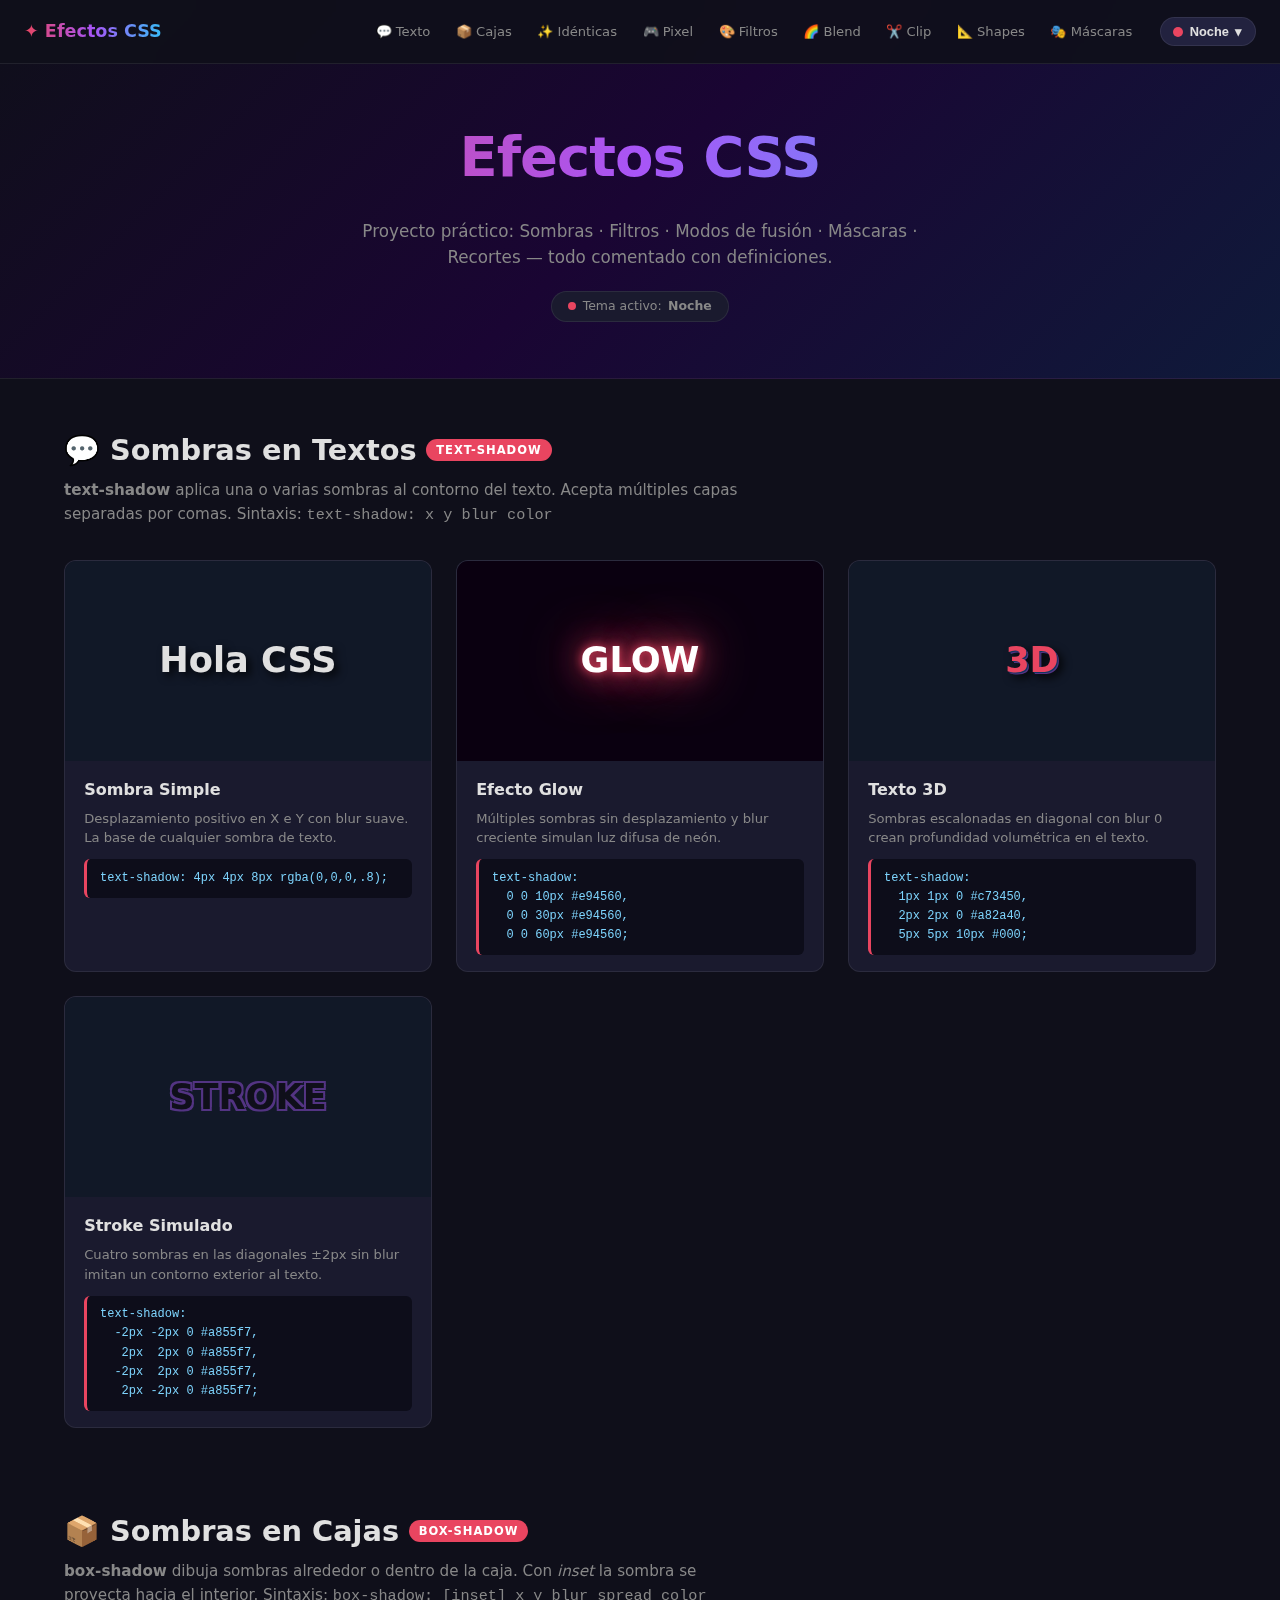
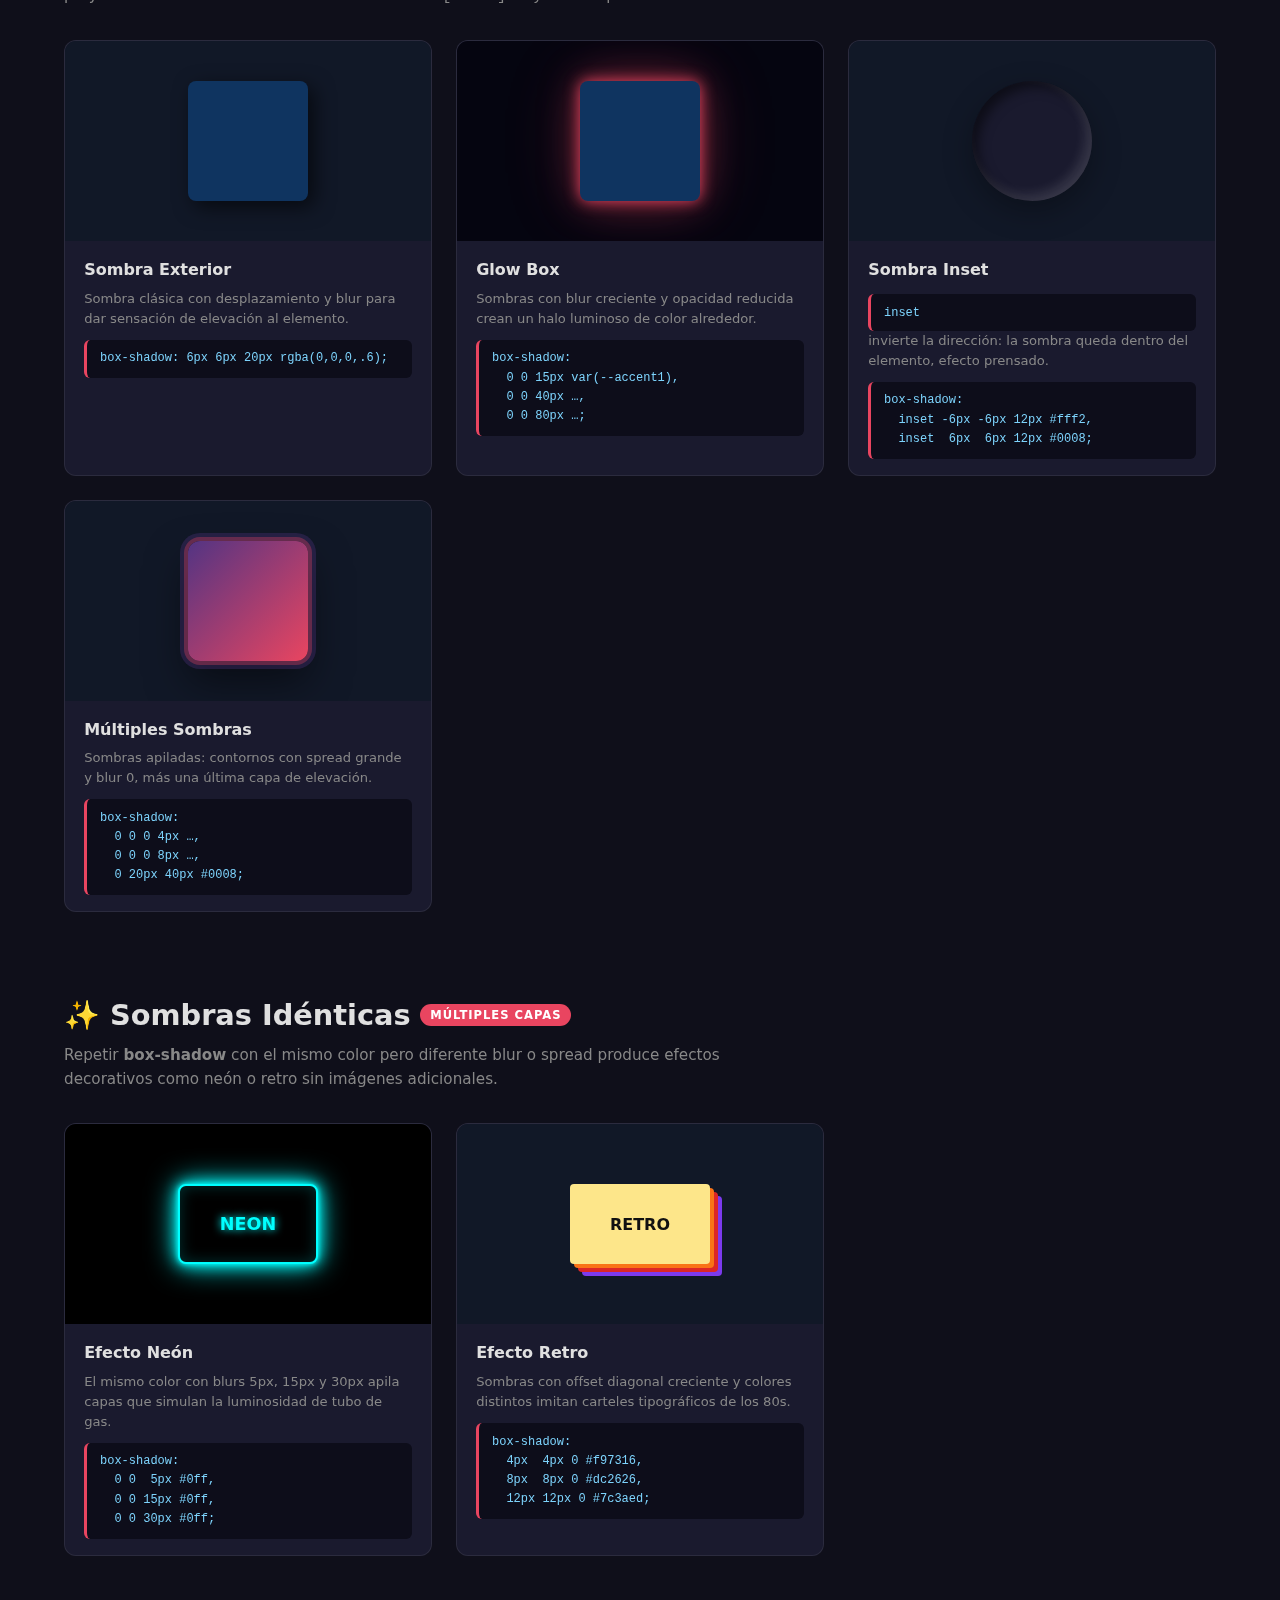
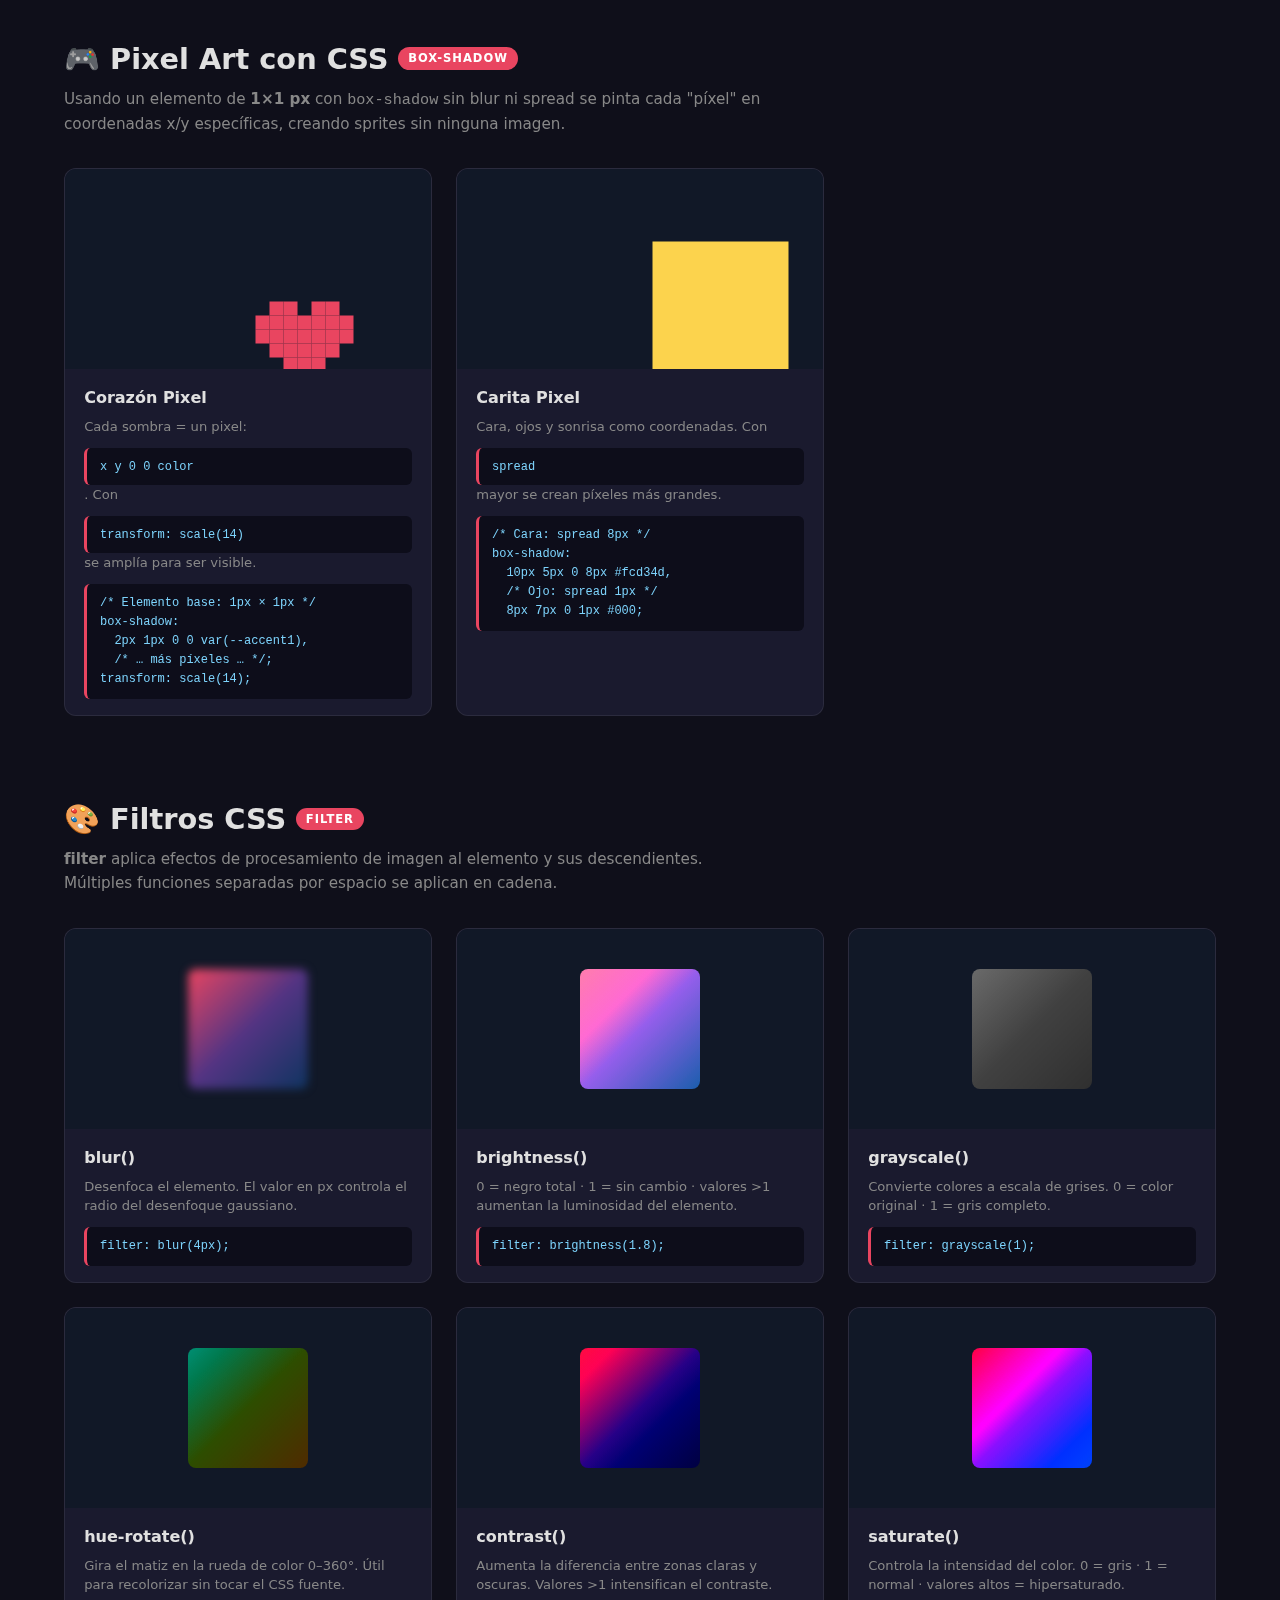
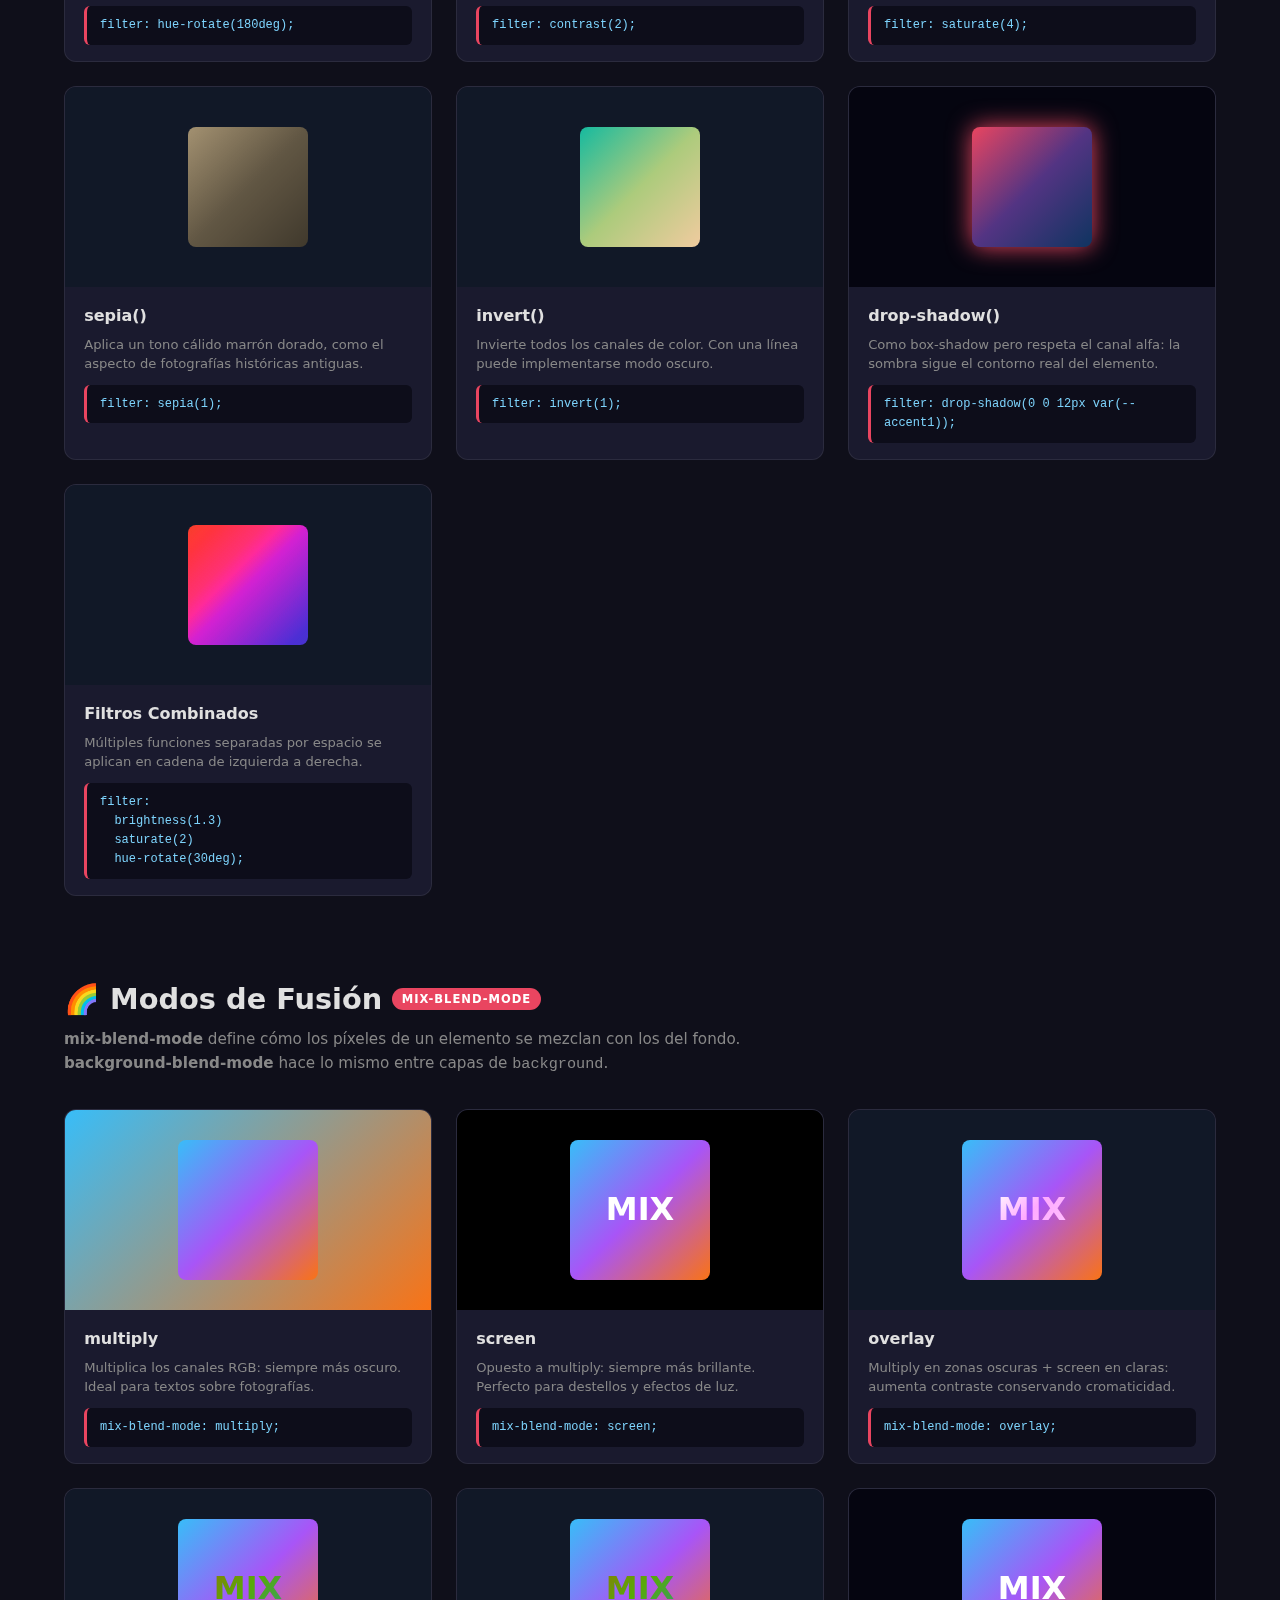
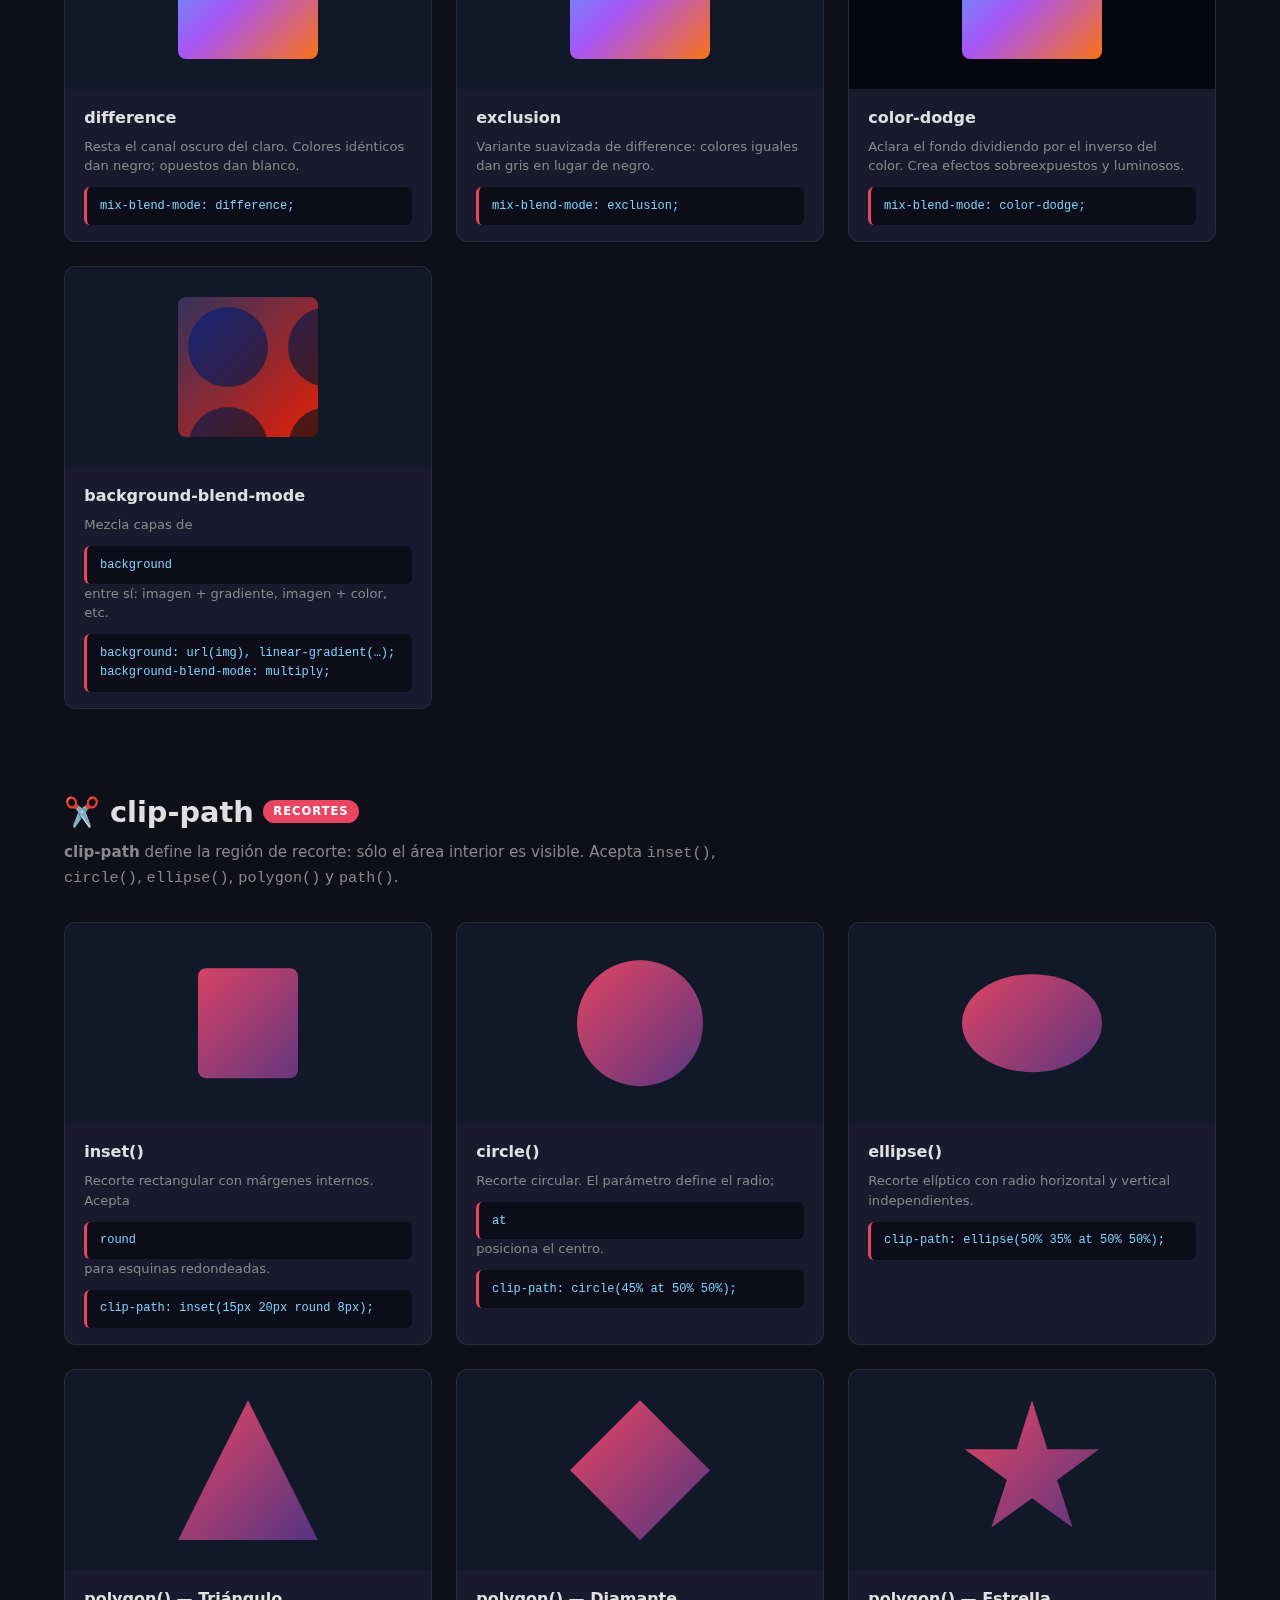
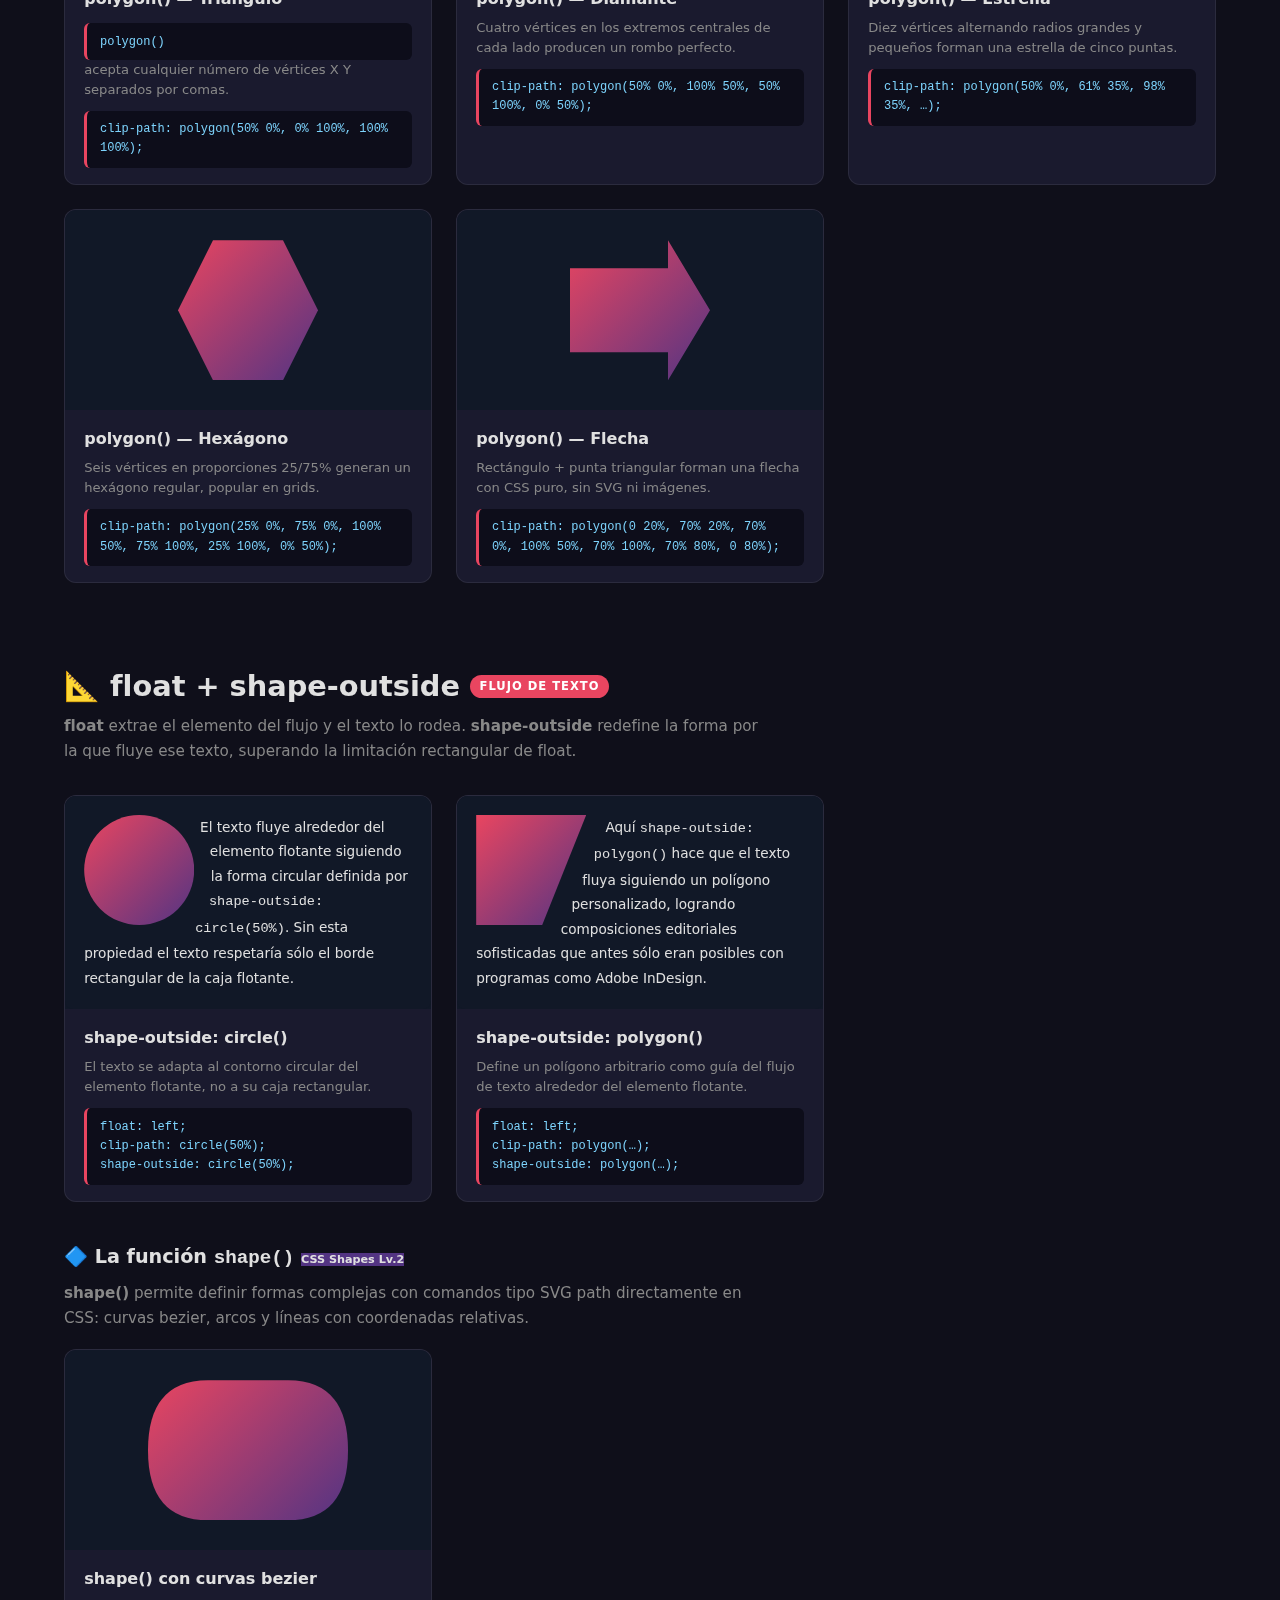
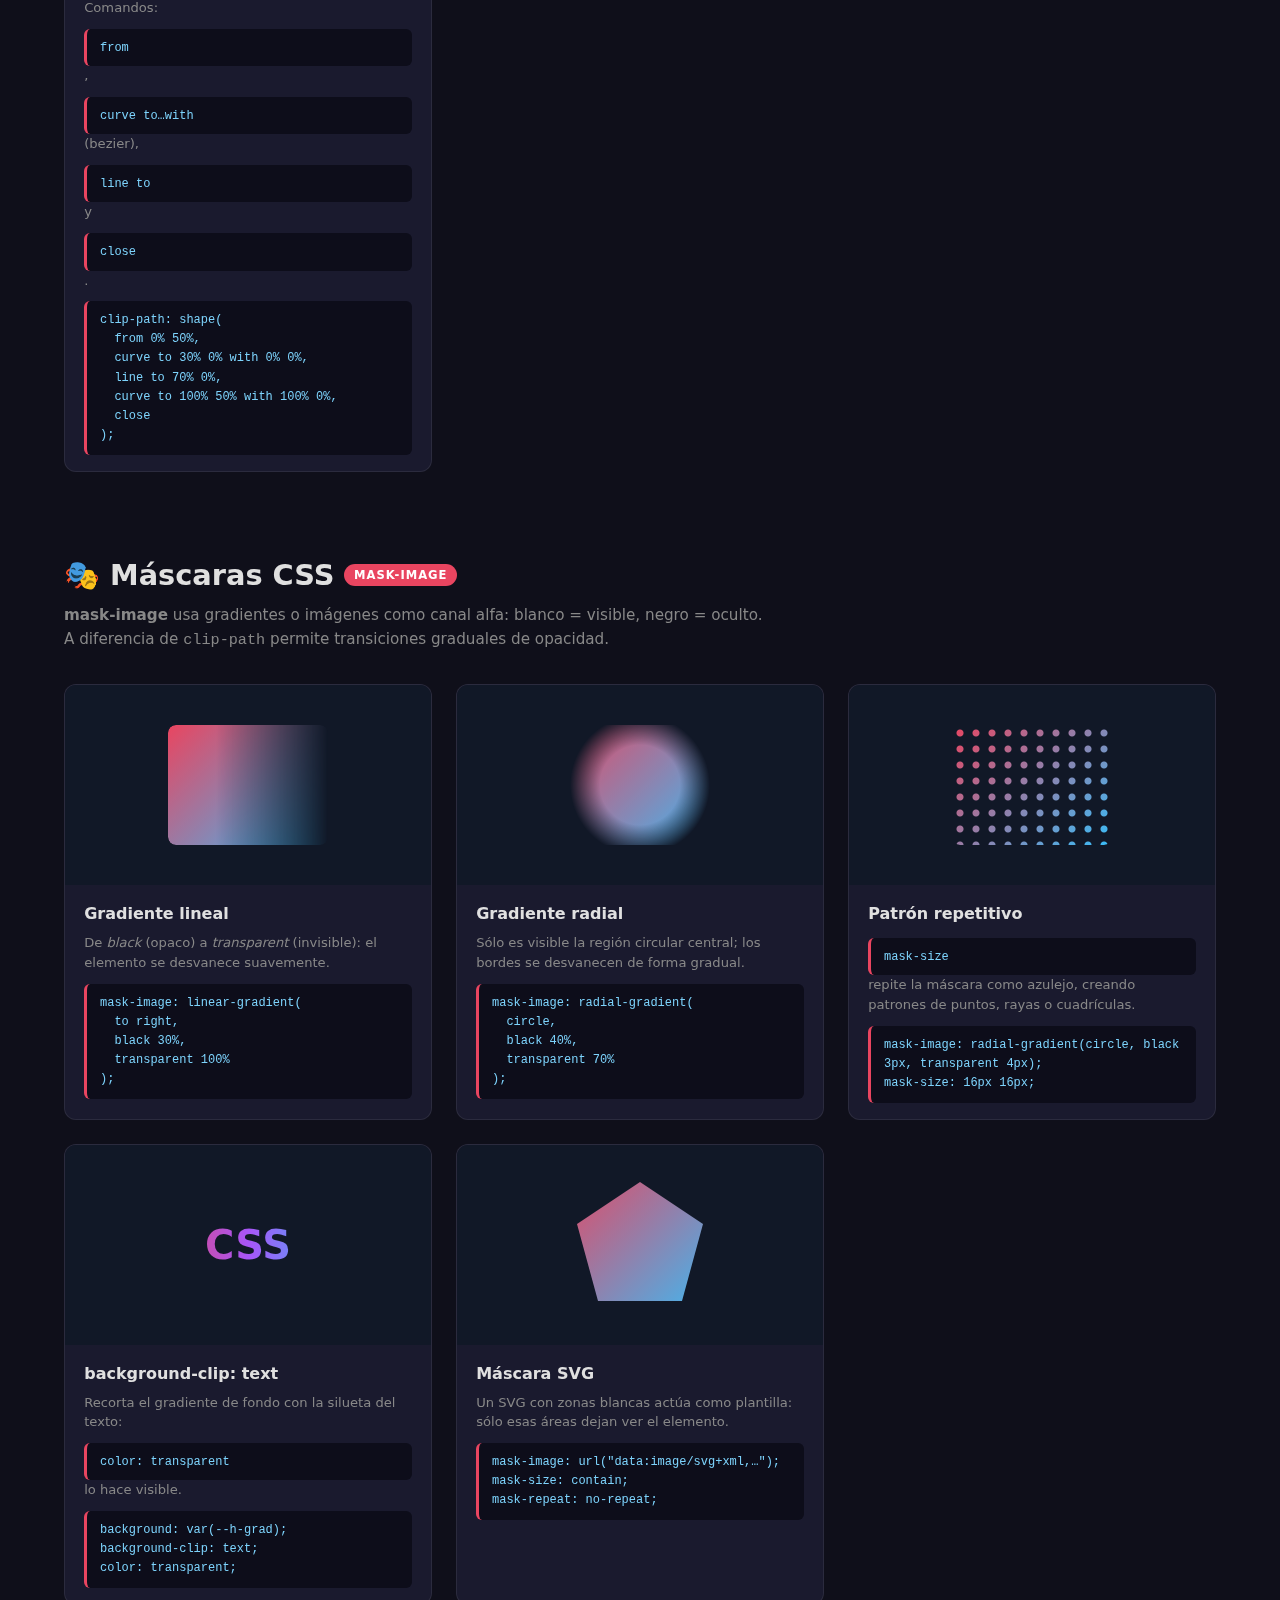
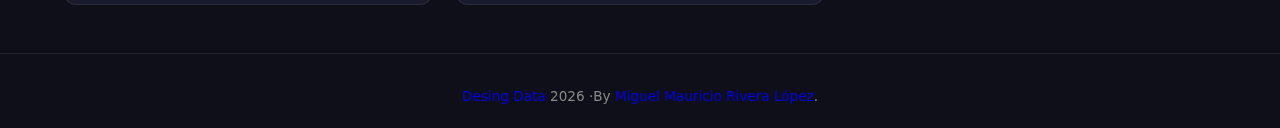
<file: efectos/index.html>
<!DOCTYPE html>
<html lang="es" data-theme="noche">
<head>
  <meta charset="UTF-8" />
  <meta name="viewport" content="width=device-width, initial-scale=1.0"/>
  <title>Efectos en CSS </title>
  <link rel="icon" href="https://desingdata.github.io/desingdata/img/DesingData_favicon-96x96.png" sizes="96x96" type="image/png">
  <link rel="stylesheet" href="css/style.css">
</head>
<body>

<!-- ══════════════════════════════════════════
     NAVBAR RESPONSIVA
══════════════════════════════════════════ -->
<nav class="navbar" role="navigation" aria-label="Navegación principal">

  <a href="#inicio" class="nav-logo">✦ Efectos CSS</a>

  <div class="nav-spacer"></div>

  <!-- Links de sección (se colapsan en móvil) -->
  <ul class="nav-links" id="navLinks">
    <li><a href="#sombras-texto">💬 Texto</a></li>
    <li><a href="#sombras-caja">📦 Cajas</a></li>
    <li><a href="#sombras-identicas">✨ Idénticas</a></li>
    <li><a href="#pixel-art">🎮 Pixel</a></li>
    <li><a href="#filtros">🎨 Filtros</a></li>
    <li><a href="#blend">🌈 Blend</a></li>
    <li><a href="#clip-path">✂️ Clip</a></li>
    <li><a href="#shapes">📐 Shapes</a></li>
    <li><a href="#mascaras">🎭 Máscaras</a></li>
  </ul>

  <!-- Selector de tema -->
  <div class="theme-picker" id="themePicker">
    <button class="theme-btn" id="themeToggle" aria-expanded="false" aria-haspopup="true">
      <span class="dot"></span>
      <span id="themeLabel">Noche</span>
      ▾
    </button>

    <!-- Panel de opciones: cada botón define qué tema aplica -->
    <div class="theme-dropdown" id="themeDropdown" role="menu">

      <button class="theme-option active" data-theme="noche" role="menuitem">
        <div class="theme-swatch">
          <span style="background:#0f0f1a;border:1px solid #555"></span>
          <span style="background:#e94560"></span>
          <span style="background:#533483"></span>
        </div>
        Noche
      </button>

      <button class="theme-option" data-theme="aurora" role="menuitem">
        <div class="theme-swatch">
          <span style="background:#071a12;border:1px solid #555"></span>
          <span style="background:#10d9a0"></span>
          <span style="background:#1a8a63"></span>
        </div>
        Aurora
      </button>

      <button class="theme-option" data-theme="fuego" role="menuitem">
        <div class="theme-swatch">
          <span style="background:#1a0a00;border:1px solid #555"></span>
          <span style="background:#ff6b35"></span>
          <span style="background:#c43b00"></span>
        </div>
        Fuego
      </button>

      <button class="theme-option" data-theme="oceano" role="menuitem">
        <div class="theme-swatch">
          <span style="background:#030d1a;border:1px solid #555"></span>
          <span style="background:#38bdf8"></span>
          <span style="background:#1d5c9e"></span>
        </div>
        Océano
      </button>

      <button class="theme-option" data-theme="rosa" role="menuitem">
        <div class="theme-swatch">
          <span style="background:#fff0f5;border:1px solid #ddd"></span>
          <span style="background:#db2777"></span>
          <span style="background:#be185d"></span>
        </div>
        Rosa
      </button>

      <button class="theme-option" data-theme="claro" role="menuitem">
        <div class="theme-swatch">
          <span style="background:#f8fafc;border:1px solid #ddd"></span>
          <span style="background:#6366f1"></span>
          <span style="background:#4f46e5"></span>
        </div>
        Claro
      </button>

    </div>
  </div>

  <!-- Botón hamburguesa (móvil) -->
  <button class="hamburger" id="hamburger" aria-label="Abrir menú" aria-expanded="false">
    <span></span><span></span><span></span>
  </button>

</nav>


<!-- ══════════════════════════════════════════
     HERO
══════════════════════════════════════════ -->
<header class="hero" id="inicio">
  <h1>Efectos CSS</h1>
  <p>Proyecto práctico: Sombras · Filtros · Modos de fusión · Máscaras · Recortes — todo comentado con definiciones.</p>
  <div class="hero-theme-badge">
    <span class="dot" style="width:8px;height:8px;border-radius:50%;background:var(--accent1);display:inline-block"></span>
    Tema activo: <strong id="heroBadge">Noche</strong>
  </div>
</header>


<!-- ══════════════════════════════════════════
     CONTENIDO PRINCIPAL
══════════════════════════════════════════ -->
<main class="container">

  <!-- ═══ 1. SOMBRAS EN TEXTOS ═══ -->
  <section id="sombras-texto">
    <h2 class="section-title">💬 Sombras en Textos <span class="tag">text-shadow</span></h2>
    <p class="section-desc"><strong>text-shadow</strong> aplica una o varias sombras al contorno del texto. Acepta múltiples capas separadas por comas. Sintaxis: <code>text-shadow: x y blur color</code></p>
    <div class="grid">
      <div class="card">
        <div class="card-demo"><span class="demo-text-simple">Hola CSS</span></div>
        <div class="card-info"><h3>Sombra Simple</h3><p>Desplazamiento positivo en X e Y con blur suave. La base de cualquier sombra de texto.</p><code>text-shadow: 4px 4px 8px rgba(0,0,0,.8);</code></div>
      </div>
      <div class="card">
        <div class="card-demo" style="background:#0a0010"><span class="demo-text-glow">GLOW</span></div>
        <div class="card-info"><h3>Efecto Glow</h3><p>Múltiples sombras sin desplazamiento y blur creciente simulan luz difusa de neón.</p><code>text-shadow:
  0 0 10px #e94560,
  0 0 30px #e94560,
  0 0 60px #e94560;</code></div>
      </div>
      <div class="card">
        <div class="card-demo"><span class="demo-text-3d">3D</span></div>
        <div class="card-info"><h3>Texto 3D</h3><p>Sombras escalonadas en diagonal con blur 0 crean profundidad volumétrica en el texto.</p><code>text-shadow:
  1px 1px 0 #c73450,
  2px 2px 0 #a82a40,
  5px 5px 10px #000;</code></div>
      </div>
      <div class="card">
        <div class="card-demo"><span class="demo-text-stroke">STROKE</span></div>
        <div class="card-info"><h3>Stroke Simulado</h3><p>Cuatro sombras en las diagonales ±2px sin blur imitan un contorno exterior al texto.</p><code>text-shadow:
  -2px -2px 0 #a855f7,
   2px  2px 0 #a855f7,
  -2px  2px 0 #a855f7,
   2px -2px 0 #a855f7;</code></div>
      </div>
    </div>
  </section>

  <!-- ═══ 2. SOMBRAS EN CAJAS ═══ -->
  <section id="sombras-caja">
    <h2 class="section-title">📦 Sombras en Cajas <span class="tag">box-shadow</span></h2>
    <p class="section-desc"><strong>box-shadow</strong> dibuja sombras alrededor o dentro de la caja. Con <em>inset</em> la sombra se proyecta hacia el interior. Sintaxis: <code>box-shadow: [inset] x y blur spread color</code></p>
    <div class="grid">
      <div class="card">
        <div class="card-demo"><div class="demo-box-base"></div></div>
        <div class="card-info"><h3>Sombra Exterior</h3><p>Sombra clásica con desplazamiento y blur para dar sensación de elevación al elemento.</p><code>box-shadow: 6px 6px 20px rgba(0,0,0,.6);</code></div>
      </div>
      <div class="card">
        <div class="card-demo" style="background:#050510"><div class="demo-box-glow"></div></div>
        <div class="card-info"><h3>Glow Box</h3><p>Sombras con blur creciente y opacidad reducida crean un halo luminoso de color alrededor.</p><code>box-shadow:
  0 0 15px var(--accent1),
  0 0 40px …,
  0 0 80px …;</code></div>
      </div>
      <div class="card">
        <div class="card-demo"><div class="demo-box-inset"></div></div>
        <div class="card-info"><h3>Sombra Inset</h3><p><code>inset</code> invierte la dirección: la sombra queda dentro del elemento, efecto prensado.</p><code>box-shadow:
  inset -6px -6px 12px #fff2,
  inset  6px  6px 12px #0008;</code></div>
      </div>
      <div class="card">
        <div class="card-demo"><div class="demo-box-multi"></div></div>
        <div class="card-info"><h3>Múltiples Sombras</h3><p>Sombras apiladas: contornos con spread grande y blur 0, más una última capa de elevación.</p><code>box-shadow:
  0 0 0 4px …,
  0 0 0 8px …,
  0 20px 40px #0008;</code></div>
      </div>
    </div>
  </section>

  <!-- ═══ 3. SOMBRAS IDÉNTICAS ═══ -->
  <section id="sombras-identicas">
    <h2 class="section-title">✨ Sombras Idénticas <span class="tag">múltiples capas</span></h2>
    <p class="section-desc">Repetir <strong>box-shadow</strong> con el mismo color pero diferente blur o spread produce efectos decorativos como neón o retro sin imágenes adicionales.</p>
    <div class="grid">
      <div class="card">
        <div class="card-demo" style="background:#000"><div class="demo-neon-card">NEON</div></div>
        <div class="card-info"><h3>Efecto Neón</h3><p>El mismo color con blurs 5px, 15px y 30px apila capas que simulan la luminosidad de tubo de gas.</p><code>box-shadow:
  0 0  5px #0ff,
  0 0 15px #0ff,
  0 0 30px #0ff;</code></div>
      </div>
      <div class="card">
        <div class="card-demo"><div class="demo-retro">RETRO</div></div>
        <div class="card-info"><h3>Efecto Retro</h3><p>Sombras con offset diagonal creciente y colores distintos imitan carteles tipográficos de los 80s.</p><code>box-shadow:
  4px  4px 0 #f97316,
  8px  8px 0 #dc2626,
  12px 12px 0 #7c3aed;</code></div>
      </div>
    </div>
  </section>

  <!-- ═══ 4. PIXEL ART ═══ -->
  <section id="pixel-art">
    <h2 class="section-title">🎮 Pixel Art con CSS <span class="tag">box-shadow</span></h2>
    <p class="section-desc">Usando un elemento de <strong>1×1 px</strong> con <code>box-shadow</code> sin blur ni spread se pinta cada "píxel" en coordenadas x/y específicas, creando sprites sin ninguna imagen.</p>
    <div class="grid">
      <div class="card">
        <div class="card-demo"><div class="pixel-heart"></div></div>
        <div class="card-info"><h3>Corazón Pixel</h3><p>Cada sombra = un pixel: <code>x y 0 0 color</code>. Con <code>transform: scale(14)</code> se amplía para ser visible.</p><code>/* Elemento base: 1px × 1px */
box-shadow:
  2px 1px 0 0 var(--accent1),
  /* … más píxeles … */;
transform: scale(14);</code></div>
      </div>
      <div class="card">
        <div class="card-demo">
          <div style="position:relative;width:180px;height:160px;display:flex;align-items:center;justify-content:center">
            <div class="pixel-canvas"></div>
          </div>
        </div>
        <div class="card-info"><h3>Carita Pixel</h3><p>Cara, ojos y sonrisa como coordenadas. Con <code>spread</code> mayor se crean píxeles más grandes.</p><code>/* Cara: spread 8px */
box-shadow:
  10px 5px 0 8px #fcd34d,
  /* Ojo: spread 1px */
  8px 7px 0 1px #000;</code></div>
      </div>
    </div>
  </section>

  <!-- ═══ 5. FILTROS CSS ═══ -->
  <section id="filtros">
    <h2 class="section-title">🎨 Filtros CSS <span class="tag">filter</span></h2>
    <p class="section-desc"><strong>filter</strong> aplica efectos de procesamiento de imagen al elemento y sus descendientes. Múltiples funciones separadas por espacio se aplican en cadena.</p>
    <div class="grid">
      <div class="card">
        <div class="card-demo"><div class="filter-img filter-blur"></div></div>
        <div class="card-info"><h3>blur()</h3><p>Desenfoca el elemento. El valor en px controla el radio del desenfoque gaussiano.</p><code>filter: blur(4px);</code></div>
      </div>
      <div class="card">
        <div class="card-demo"><div class="filter-img filter-bright"></div></div>
        <div class="card-info"><h3>brightness()</h3><p>0 = negro total · 1 = sin cambio · valores >1 aumentan la luminosidad del elemento.</p><code>filter: brightness(1.8);</code></div>
      </div>
      <div class="card">
        <div class="card-demo"><div class="filter-img filter-gray"></div></div>
        <div class="card-info"><h3>grayscale()</h3><p>Convierte colores a escala de grises. 0 = color original · 1 = gris completo.</p><code>filter: grayscale(1);</code></div>
      </div>
      <div class="card">
        <div class="card-demo"><div class="filter-img filter-hue"></div></div>
        <div class="card-info"><h3>hue-rotate()</h3><p>Gira el matiz en la rueda de color 0–360°. Útil para recolorizar sin tocar el CSS fuente.</p><code>filter: hue-rotate(180deg);</code></div>
      </div>
      <div class="card">
        <div class="card-demo"><div class="filter-img filter-contrast"></div></div>
        <div class="card-info"><h3>contrast()</h3><p>Aumenta la diferencia entre zonas claras y oscuras. Valores >1 intensifican el contraste.</p><code>filter: contrast(2);</code></div>
      </div>
      <div class="card">
        <div class="card-demo"><div class="filter-img filter-saturate"></div></div>
        <div class="card-info"><h3>saturate()</h3><p>Controla la intensidad del color. 0 = gris · 1 = normal · valores altos = hipersaturado.</p><code>filter: saturate(4);</code></div>
      </div>
      <div class="card">
        <div class="card-demo"><div class="filter-img filter-sepia"></div></div>
        <div class="card-info"><h3>sepia()</h3><p>Aplica un tono cálido marrón dorado, como el aspecto de fotografías históricas antiguas.</p><code>filter: sepia(1);</code></div>
      </div>
      <div class="card">
        <div class="card-demo"><div class="filter-img filter-invert"></div></div>
        <div class="card-info"><h3>invert()</h3><p>Invierte todos los canales de color. Con una línea puede implementarse modo oscuro.</p><code>filter: invert(1);</code></div>
      </div>
      <div class="card">
        <div class="card-demo" style="background:#050510"><div class="filter-img filter-dropshadow"></div></div>
        <div class="card-info"><h3>drop-shadow()</h3><p>Como box-shadow pero respeta el canal alfa: la sombra sigue el contorno real del elemento.</p><code>filter: drop-shadow(0 0 12px var(--accent1));</code></div>
      </div>
      <div class="card">
        <div class="card-demo"><div class="filter-img filter-combo"></div></div>
        <div class="card-info"><h3>Filtros Combinados</h3><p>Múltiples funciones separadas por espacio se aplican en cadena de izquierda a derecha.</p><code>filter:
  brightness(1.3)
  saturate(2)
  hue-rotate(30deg);</code></div>
      </div>
    </div>
  </section>

  <!-- ═══ 6. MODOS DE FUSIÓN ═══ -->
  <section id="blend">
    <h2 class="section-title">🌈 Modos de Fusión <span class="tag">mix-blend-mode</span></h2>
    <p class="section-desc"><strong>mix-blend-mode</strong> define cómo los píxeles de un elemento se mezclan con los del fondo. <strong>background-blend-mode</strong> hace lo mismo entre capas de <code>background</code>.</p>
    <div class="grid">
      <div class="card">
        <div class="card-demo" style="background:linear-gradient(135deg,#38bdf8,#f97316)">
          <div class="blend-wrapper"><div class="blend-bg"></div><div class="blend-text blend-multiply">MIX</div></div>
        </div>
        <div class="card-info"><h3>multiply</h3><p>Multiplica los canales RGB: siempre más oscuro. Ideal para textos sobre fotografías.</p><code>mix-blend-mode: multiply;</code></div>
      </div>
      <div class="card">
        <div class="card-demo" style="background:#000">
          <div class="blend-wrapper"><div class="blend-bg"></div><div class="blend-text blend-screen">MIX</div></div>
        </div>
        <div class="card-info"><h3>screen</h3><p>Opuesto a multiply: siempre más brillante. Perfecto para destellos y efectos de luz.</p><code>mix-blend-mode: screen;</code></div>
      </div>
      <div class="card">
        <div class="card-demo">
          <div class="blend-wrapper"><div class="blend-bg"></div><div class="blend-text blend-overlay">MIX</div></div>
        </div>
        <div class="card-info"><h3>overlay</h3><p>Multiply en zonas oscuras + screen en claras: aumenta contraste conservando cromaticidad.</p><code>mix-blend-mode: overlay;</code></div>
      </div>
      <div class="card">
        <div class="card-demo">
          <div class="blend-wrapper"><div class="blend-bg"></div><div class="blend-text blend-difference">MIX</div></div>
        </div>
        <div class="card-info"><h3>difference</h3><p>Resta el canal oscuro del claro. Colores idénticos dan negro; opuestos dan blanco.</p><code>mix-blend-mode: difference;</code></div>
      </div>
      <div class="card">
        <div class="card-demo">
          <div class="blend-wrapper"><div class="blend-bg"></div><div class="blend-text blend-exclusion">MIX</div></div>
        </div>
        <div class="card-info"><h3>exclusion</h3><p>Variante suavizada de difference: colores iguales dan gris en lugar de negro.</p><code>mix-blend-mode: exclusion;</code></div>
      </div>
      <div class="card">
        <div class="card-demo" style="background:#050510">
          <div class="blend-wrapper"><div class="blend-bg"></div><div class="blend-text blend-color-dodge">MIX</div></div>
        </div>
        <div class="card-info"><h3>color-dodge</h3><p>Aclara el fondo dividiendo por el inverso del color. Crea efectos sobreexpuestos y luminosos.</p><code>mix-blend-mode: color-dodge;</code></div>
      </div>
      <div class="card">
        <div class="card-demo"><div class="blend-bg-mode"></div></div>
        <div class="card-info"><h3>background-blend-mode</h3><p>Mezcla capas de <code>background</code> entre sí: imagen + gradiente, imagen + color, etc.</p><code>background: url(img), linear-gradient(…);
background-blend-mode: multiply;</code></div>
      </div>
    </div>
  </section>

  <!-- ═══ 7. CLIP-PATH ═══ -->
  <section id="clip-path">
    <h2 class="section-title">✂️ clip-path <span class="tag">recortes</span></h2>
    <p class="section-desc"><strong>clip-path</strong> define la región de recorte: sólo el área interior es visible. Acepta <code>inset()</code>, <code>circle()</code>, <code>ellipse()</code>, <code>polygon()</code> y <code>path()</code>.</p>
    <div class="grid">
      <div class="card">
        <div class="card-demo"><div class="clip-base clip-inset"></div></div>
        <div class="card-info"><h3>inset()</h3><p>Recorte rectangular con márgenes internos. Acepta <code>round</code> para esquinas redondeadas.</p><code>clip-path: inset(15px 20px round 8px);</code></div>
      </div>
      <div class="card">
        <div class="card-demo"><div class="clip-base clip-circle"></div></div>
        <div class="card-info"><h3>circle()</h3><p>Recorte circular. El parámetro define el radio; <code>at</code> posiciona el centro.</p><code>clip-path: circle(45% at 50% 50%);</code></div>
      </div>
      <div class="card">
        <div class="card-demo"><div class="clip-base clip-ellipse"></div></div>
        <div class="card-info"><h3>ellipse()</h3><p>Recorte elíptico con radio horizontal y vertical independientes.</p><code>clip-path: ellipse(50% 35% at 50% 50%);</code></div>
      </div>
      <div class="card">
        <div class="card-demo"><div class="clip-base clip-triangle"></div></div>
        <div class="card-info"><h3>polygon() — Triángulo</h3><p><code>polygon()</code> acepta cualquier número de vértices X Y separados por comas.</p><code>clip-path: polygon(50% 0%, 0% 100%, 100% 100%);</code></div>
      </div>
      <div class="card">
        <div class="card-demo"><div class="clip-base clip-diamond"></div></div>
        <div class="card-info"><h3>polygon() — Diamante</h3><p>Cuatro vértices en los extremos centrales de cada lado producen un rombo perfecto.</p><code>clip-path: polygon(50% 0%, 100% 50%, 50% 100%, 0% 50%);</code></div>
      </div>
      <div class="card">
        <div class="card-demo"><div class="clip-base clip-star"></div></div>
        <div class="card-info"><h3>polygon() — Estrella</h3><p>Diez vértices alternando radios grandes y pequeños forman una estrella de cinco puntas.</p><code>clip-path: polygon(50% 0%, 61% 35%, 98% 35%, …);</code></div>
      </div>
      <div class="card">
        <div class="card-demo"><div class="clip-base clip-hexagon"></div></div>
        <div class="card-info"><h3>polygon() — Hexágono</h3><p>Seis vértices en proporciones 25/75% generan un hexágono regular, popular en grids.</p><code>clip-path: polygon(25% 0%, 75% 0%, 100% 50%, 75% 100%, 25% 100%, 0% 50%);</code></div>
      </div>
      <div class="card">
        <div class="card-demo"><div class="clip-base clip-arrow"></div></div>
        <div class="card-info"><h3>polygon() — Flecha</h3><p>Rectángulo + punta triangular forman una flecha con CSS puro, sin SVG ni imágenes.</p><code>clip-path: polygon(0 20%, 70% 20%, 70% 0%, 100% 50%, 70% 100%, 70% 80%, 0 80%);</code></div>
      </div>
    </div>
  </section>

  <!-- ═══ 8. FLOAT + SHAPE-OUTSIDE ═══ -->
  <section id="shapes">
    <h2 class="section-title">📐 float + shape-outside <span class="tag">flujo de texto</span></h2>
    <p class="section-desc"><strong>float</strong> extrae el elemento del flujo y el texto lo rodea. <strong>shape-outside</strong> redefine la forma por la que fluye ese texto, superando la limitación rectangular de float.</p>
    <div class="grid" style="grid-template-columns:repeat(auto-fill,minmax(min(320px,100%),1fr))">
      <div class="card">
        <div class="card-demo" style="height:auto">
          <div class="shape-demo">
            <div class="shape-floater shape-circle"></div>
            El texto fluye alrededor del elemento flotante siguiendo la forma circular definida por
            <code>shape-outside: circle(50%)</code>. Sin esta propiedad el texto respetaría
            sólo el borde rectangular de la caja flotante.
          </div>
        </div>
        <div class="card-info"><h3>shape-outside: circle()</h3><p>El texto se adapta al contorno circular del elemento flotante, no a su caja rectangular.</p><code>float: left;
clip-path: circle(50%);
shape-outside: circle(50%);</code></div>
      </div>
      <div class="card">
        <div class="card-demo" style="height:auto">
          <div class="shape-demo">
            <div class="shape-floater shape-polygon"></div>
            Aquí <code>shape-outside: polygon()</code> hace que el texto fluya siguiendo
            un polígono personalizado, logrando composiciones editoriales sofisticadas
            que antes sólo eran posibles con programas como Adobe InDesign.
          </div>
        </div>
        <div class="card-info"><h3>shape-outside: polygon()</h3><p>Define un polígono arbitrario como guía del flujo de texto alrededor del elemento flotante.</p><code>float: left;
clip-path: polygon(…);
shape-outside: polygon(…);</code></div>
      </div>
    </div>

    <!-- shape() en su propia sub-sección visual -->
    <h3 style="margin-top:2.5rem;margin-bottom:0.5rem;font-size:1.2rem;color:var(--text)">🔷 La función <code>shape()</code> <span class="tag" style="font-size:0.7rem;background:var(--accent3)">CSS Shapes Lv.2</span></h3>
    <p class="section-desc" style="margin-bottom:1.2rem"><strong>shape()</strong> permite definir formas complejas con comandos tipo SVG path directamente en CSS: curvas bezier, arcos y líneas con coordenadas relativas.</p>
    <div class="grid">
      <div class="card">
        <div class="card-demo"><div class="shape-fn-demo"></div></div>
        <div class="card-info"><h3>shape() con curvas bezier</h3><p>Comandos: <code>from</code>, <code>curve to…with</code> (bezier), <code>line to</code> y <code>close</code>.</p><code>clip-path: shape(
  from 0% 50%,
  curve to 30% 0% with 0% 0%,
  line to 70% 0%,
  curve to 100% 50% with 100% 0%,
  close
);</code></div>
      </div>
    </div>
  </section>

  <!-- ═══ 9. MÁSCARAS CSS ═══ -->
  <section id="mascaras">
    <h2 class="section-title">🎭 Máscaras CSS <span class="tag">mask-image</span></h2>
    <p class="section-desc"><strong>mask-image</strong> usa gradientes o imágenes como canal alfa: blanco = visible, negro = oculto. A diferencia de <code>clip-path</code> permite transiciones graduales de opacidad.</p>
    <div class="grid">
      <div class="card">
        <div class="card-demo"><div class="mask-base mask-gradient"></div></div>
        <div class="card-info"><h3>Gradiente lineal</h3><p>De <em>black</em> (opaco) a <em>transparent</em> (invisible): el elemento se desvanece suavemente.</p><code>mask-image: linear-gradient(
  to right,
  black 30%,
  transparent 100%
);</code></div>
      </div>
      <div class="card">
        <div class="card-demo"><div class="mask-base mask-radial"></div></div>
        <div class="card-info"><h3>Gradiente radial</h3><p>Sólo es visible la región circular central; los bordes se desvanecen de forma gradual.</p><code>mask-image: radial-gradient(
  circle,
  black 40%,
  transparent 70%
);</code></div>
      </div>
      <div class="card">
        <div class="card-demo"><div class="mask-base mask-dots" style="width:160px;height:120px"></div></div>
        <div class="card-info"><h3>Patrón repetitivo</h3><p><code>mask-size</code> repite la máscara como azulejo, creando patrones de puntos, rayas o cuadrículas.</p><code>mask-image: radial-gradient(circle, black 3px, transparent 4px);
mask-size: 16px 16px;</code></div>
      </div>
      <div class="card">
        <div class="card-demo"><div class="mask-text-clip">CSS</div></div>
        <div class="card-info"><h3>background-clip: text</h3><p>Recorta el gradiente de fondo con la silueta del texto: <code>color: transparent</code> lo hace visible.</p><code>background: var(--h-grad);
background-clip: text;
color: transparent;</code></div>
      </div>
      <div class="card">
        <div class="card-demo"><div class="mask-base mask-svg" style="width:160px;height:140px"></div></div>
        <div class="card-info"><h3>Máscara SVG</h3><p>Un SVG con zonas blancas actúa como plantilla: sólo esas áreas dejan ver el elemento.</p><code>mask-image: url("data:image/svg+xml,…");
mask-size: contain;
mask-repeat: no-repeat;</code></div>
      </div>
    </div>
  </section>

</main>

<footer>
 <span class="footer-tag">
        <a style="text-decoration: none;" href="https://desingdata.github.io/desingdata/" target="_blank">Desing Data</a> 2026
    </span> 
    <span class="footer-tag">
         ·By <a style="text-decoration: none;" href="https://miguelmauricioriveralopez18686.github.io/mrlPortafolio/" target="_blank">
      Miguel Mauricio Rivera López</a>.
    </span>
</footer>

<!-- Botón volver arriba -->
<button class="scroll-top" id="scrollTop" aria-label="Volver arriba">↑</button>


<!-- ══════════════════════════════════════════
     JAVASCRIPT
     1. Menú hamburguesa (móvil)
     2. Selector de tema
     3. Cerrar dropdowns al hacer clic fuera
     4. Botón scroll-to-top
     5. Persistencia del tema en localStorage
══════════════════════════════════════════ -->
<script src="js/script.js"></script>
</body>
</html>
</file>
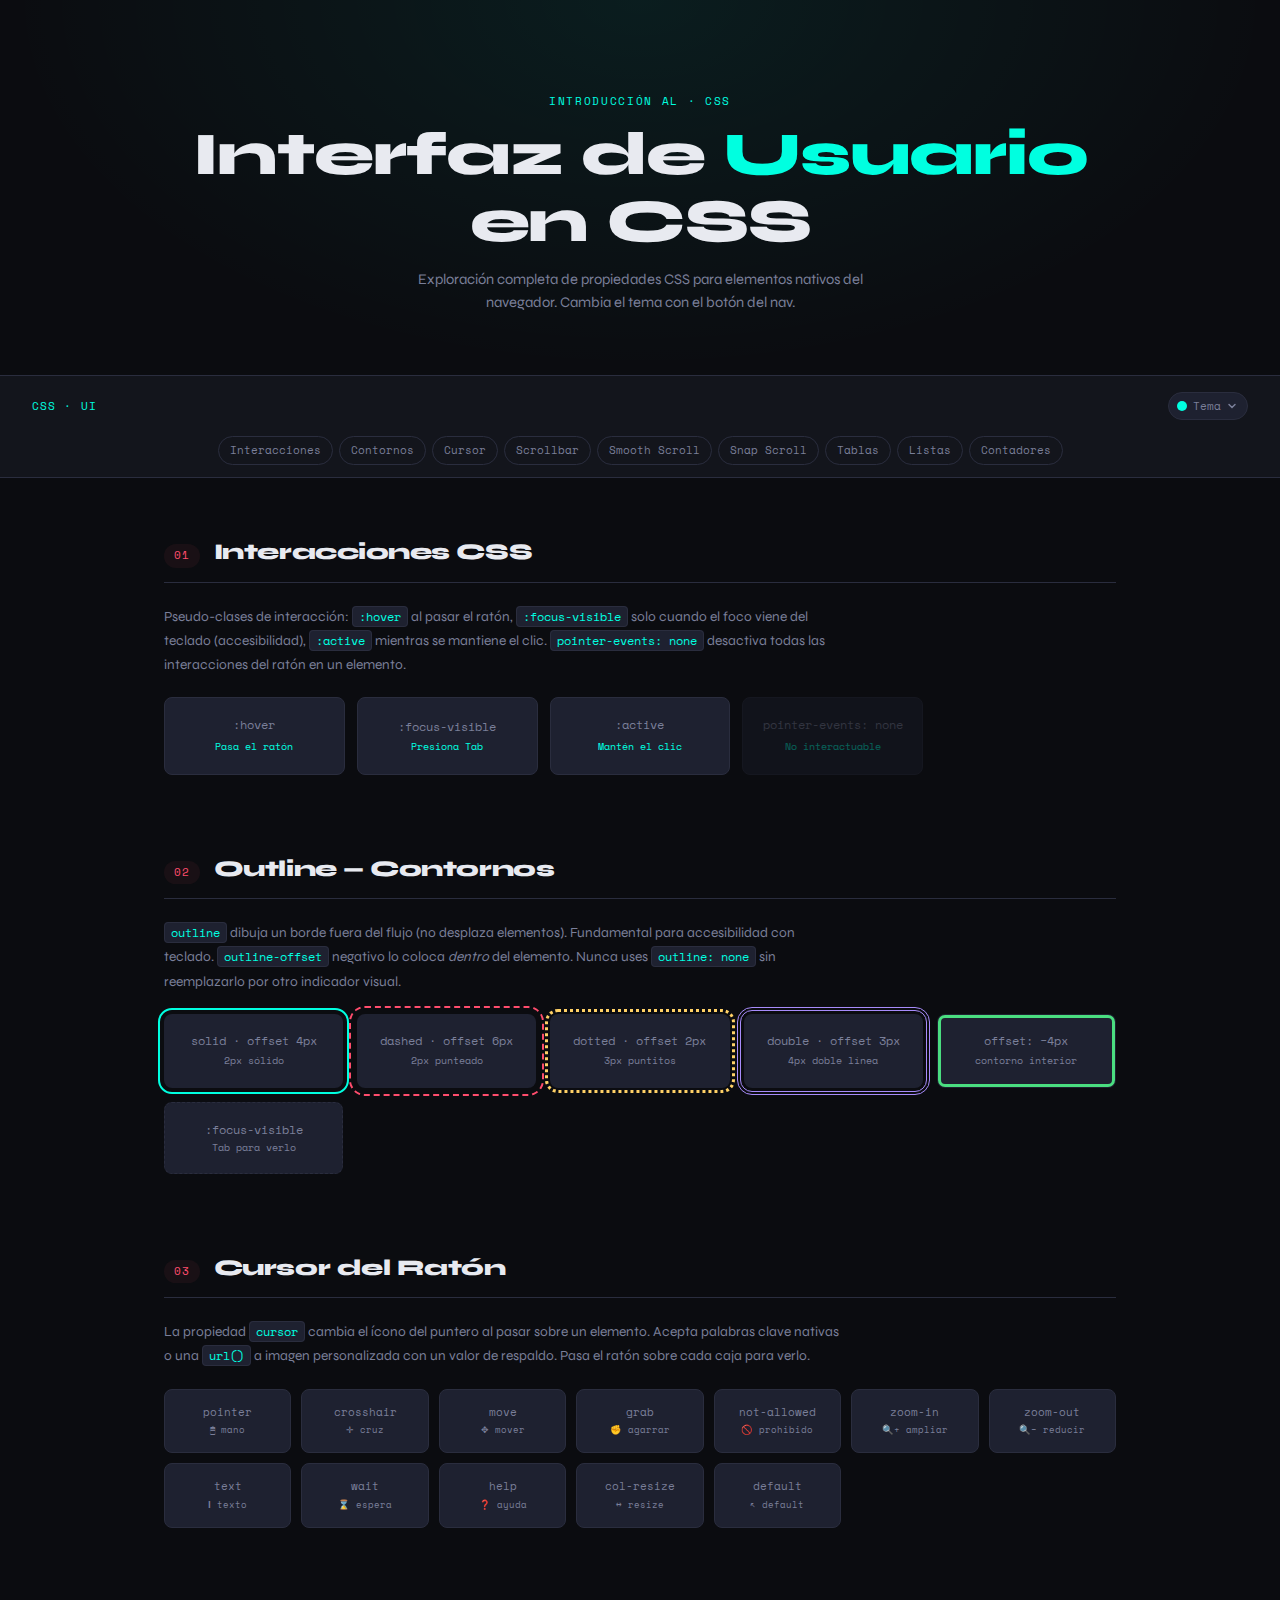
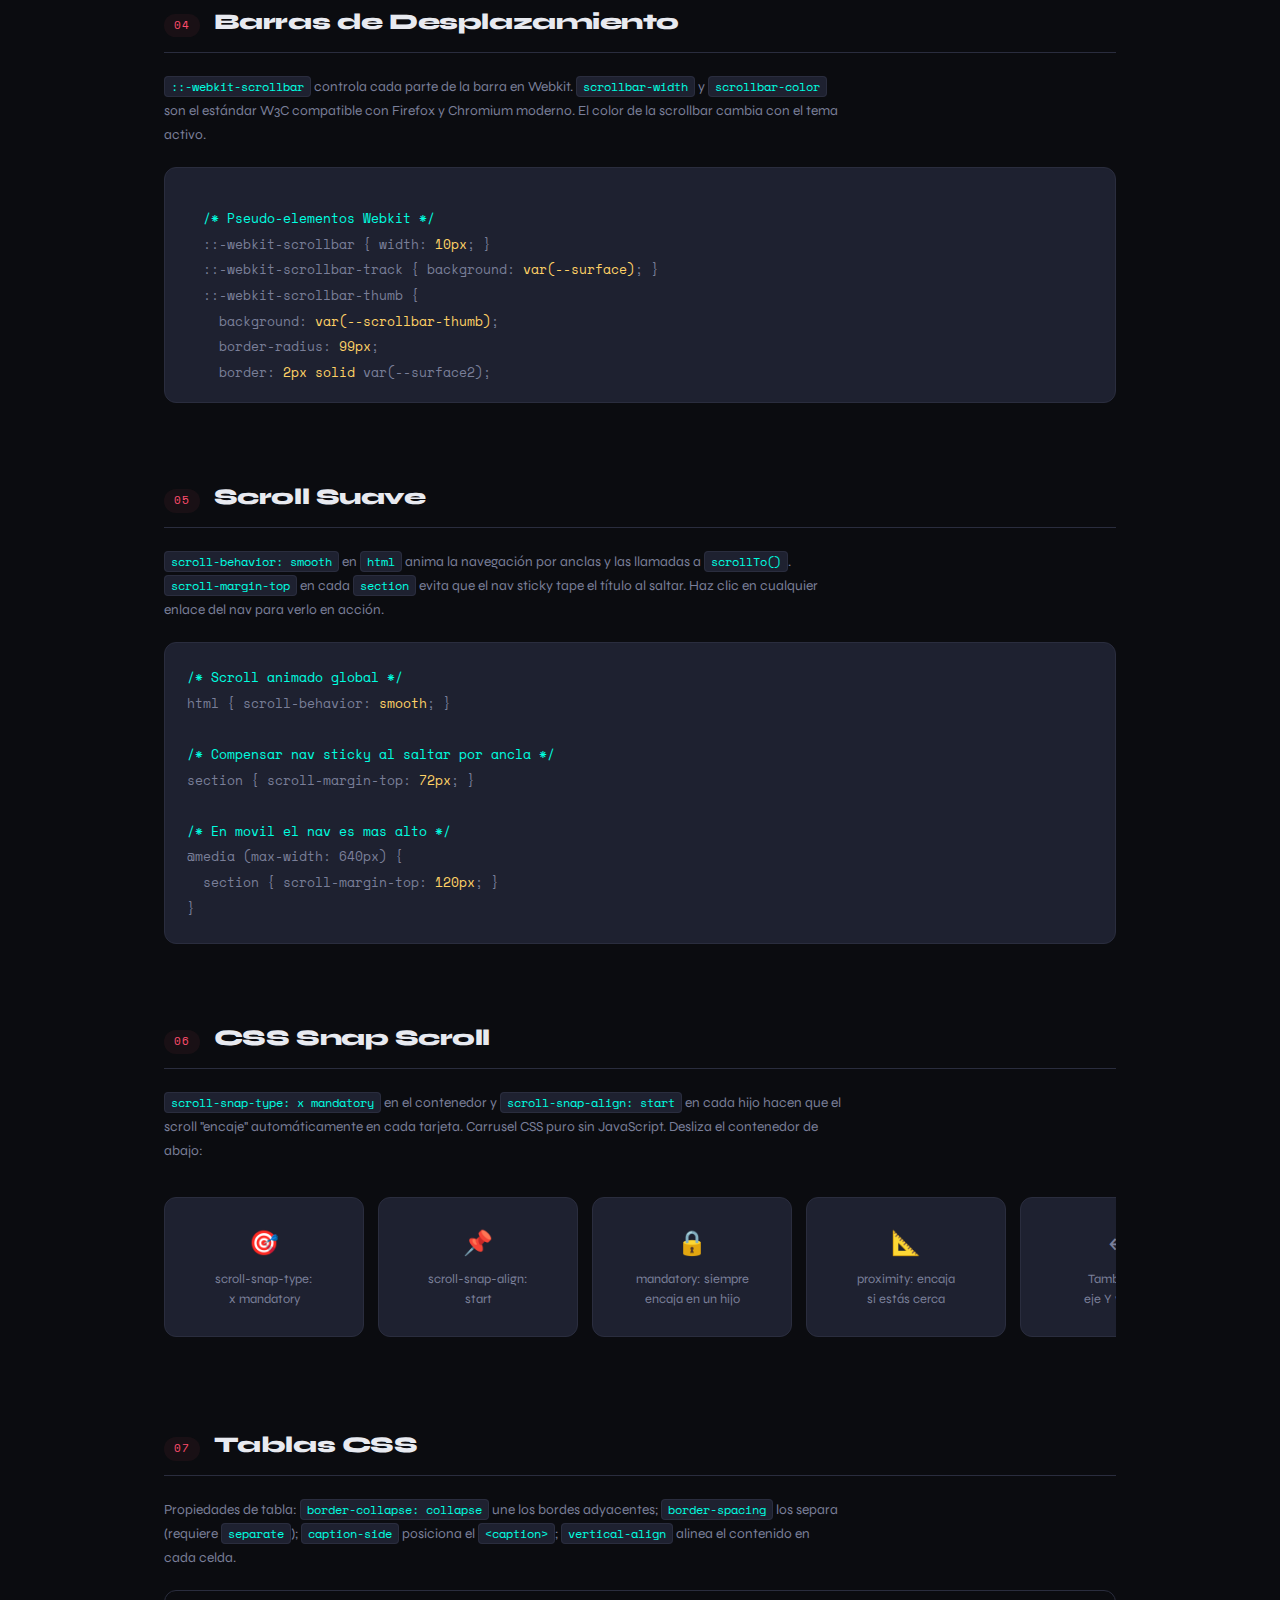
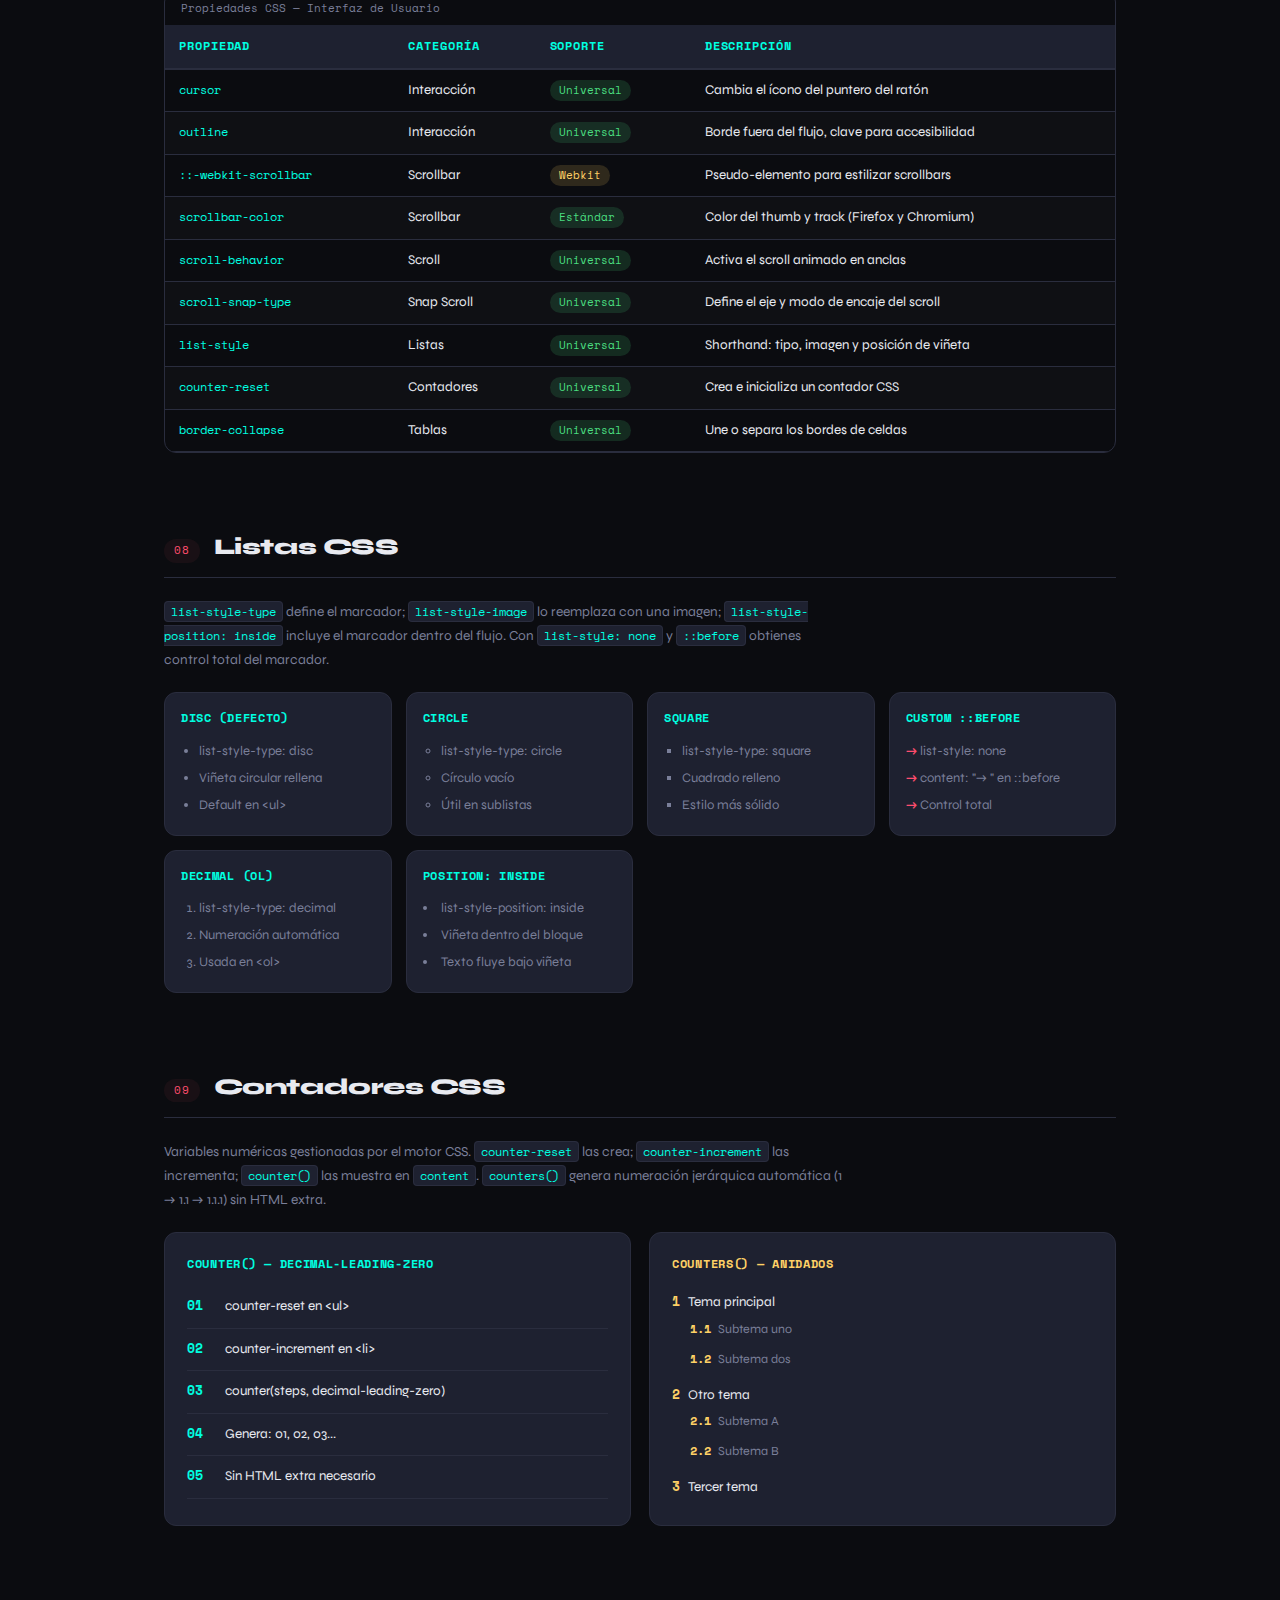
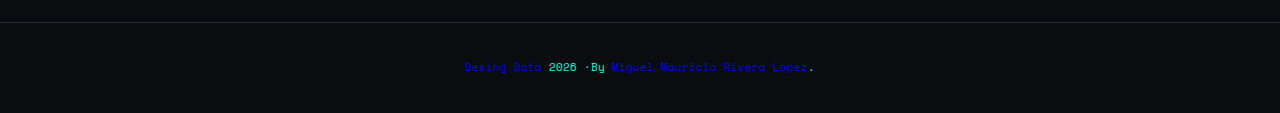
<file: interfaz_usuario/index.html>
<!DOCTYPE html>
<html lang="es" data-theme="dark-cyan">

<head>
  <meta charset="UTF-8" />
  <meta name="viewport" content="width=device-width, initial-scale=1.0" />
  <title>Interfaz de Usuario en CSS</title>
  <link rel="icon" href="https://desingdata.github.io/desingdata/img/DesingData_favicon-96x96.png" sizes="96x96"
    type="image/png">
  <link
    href="https://fonts.googleapis.com/css2?family=Syne:wght@400;700;800&family=Space+Mono:wght@400;700&display=swap"
    rel="stylesheet" />
  <link rel="stylesheet" href="css/style.css">
</head>

<body>

  <!-- ===================== HEADER ===================== -->
  <header>
    <p class="eyebrow">Introducción al · CSS</p>
    <h1>Interfaz de <span>Usuario</span><br>en CSS</h1>
    <p>Exploración completa de propiedades CSS para elementos nativos del navegador. Cambia el tema con el botón del
      nav.</p>
  </header>

  <!-- ============================================================
     NAV RESPONSIVO + SELECTOR DE TEMAS
     .nav-bar: franja superior con logo y controles.
     .nav-links: pills de ancla colapsables en movil.
     .theme-panel: panel desplegable con 5 paletas.
============================================================ -->
  <nav class="toc" aria-label="Tabla de contenidos">
    <div class="nav-bar">
      <span class="nav-logo">CSS · UI</span>

      <div class="nav-controls">
        <!-- Selector de tema -->
        <div class="theme-toggle-wrap">
          <button class="theme-btn" id="themeToggleBtn" aria-expanded="false" aria-controls="themePanel">
            <span class="dot"></span>
            <span class="theme-label">Tema</span>
            <svg width="10" height="10" viewBox="0 0 10 10" fill="none" aria-hidden="true">
              <path d="M2 3.5L5 6.5L8 3.5" stroke="currentColor" stroke-width="1.5" stroke-linecap="round" />
            </svg>
          </button>
          <div class="theme-panel" id="themePanel" role="listbox" aria-label="Seleccionar tema">
            <span class="theme-panel-title">Seleccionar tema</span>
            <button class="theme-option active" data-theme="dark-cyan" role="option"><span
                class="swatch sw-dark-cyan"></span>Dark Cyan</button>
            <button class="theme-option" data-theme="light-slate" role="option"><span
                class="swatch sw-light-slate"></span>Light Slate</button>
            <button class="theme-option" data-theme="dark-purple" role="option"><span
                class="swatch sw-dark-purple"></span>Dark Purple</button>
            <button class="theme-option" data-theme="dark-amber" role="option"><span
                class="swatch sw-dark-amber"></span>Dark Amber</button>
            <button class="theme-option" data-theme="light-rose" role="option"><span
                class="swatch sw-light-rose"></span>Light Rose</button>
          </div>
        </div>

        <!-- Boton hamburguesa (solo movil) -->
        <button class="hamburger" id="hamburger" aria-label="Abrir menú" aria-expanded="false" aria-controls="navLinks">
          <span></span><span></span><span></span>
        </button>
      </div>
    </div>

    <div class="nav-links" id="navLinks">
      <a href="#interacciones">Interacciones</a>
      <a href="#contornos">Contornos</a>
      <a href="#cursor">Cursor</a>
      <a href="#scrollbar">Scrollbar</a>
      <a href="#smooth-scroll">Smooth Scroll</a>
      <a href="#snap-scroll">Snap Scroll</a>
      <a href="#tablas">Tablas</a>
      <a href="#listas">Listas</a>
      <a href="#contadores">Contadores</a>
    </div>
  </nav>

  <main>

    <!-- SECCIÓN 1: INTERACCIONES
       :hover al pasar el raton, :focus-visible solo con teclado,
       :active al mantener el clic, pointer-events: none sin interaccion. -->
    <section id="interacciones">
      <div class="section-header">
        <span class="section-tag">01</span>
        <h2>Interacciones CSS</h2>
      </div>
      <p class="description">
        Pseudo-clases de interacción: <code>:hover</code> al pasar el ratón,
        <code>:focus-visible</code> solo cuando el foco viene del teclado (accesibilidad),
        <code>:active</code> mientras se mantiene el clic. <code>pointer-events: none</code>
        desactiva todas las interacciones del ratón en un elemento.
      </p>
      <div class="interaction-grid">
        <div class="int-box int-hover" tabindex="0">:hover<em>Pasa el ratón</em></div>
        <button class="int-box int-focus" tabindex="0">:focus-visible<em>Presiona Tab</em></button>
        <div class="int-box int-active" tabindex="0">:active<em>Mantén el clic</em></div>
        <div class="int-box int-disabled">pointer-events: none<em>No interactuable</em></div>
      </div>
    </section>

    <!-- SECCIÓN 2: CONTORNOS
       outline: borde fuera del flujo, no ocupa espacio en el layout.
       outline-offset: positivo aleja, negativo pone contorno interior. -->
    <section id="contornos">
      <div class="section-header">
        <span class="section-tag">02</span>
        <h2>Outline — Contornos</h2>
      </div>
      <p class="description">
        <code>outline</code> dibuja un borde fuera del flujo (no desplaza elementos).
        Fundamental para accesibilidad con teclado. <code>outline-offset</code> negativo
        lo coloca <em>dentro</em> del elemento. Nunca uses <code>outline: none</code>
        sin reemplazarlo por otro indicador visual.
      </p>
      <div class="outline-grid">
        <div class="outline-box o-solid">solid · offset 4px<br><span
            style="font-size:.62rem;color:var(--text-muted)">2px sólido</span></div>
        <div class="outline-box o-dashed">dashed · offset 6px<br><span
            style="font-size:.62rem;color:var(--text-muted)">2px punteado</span></div>
        <div class="outline-box o-dotted">dotted · offset 2px<br><span
            style="font-size:.62rem;color:var(--text-muted)">3px puntitos</span></div>
        <div class="outline-box o-double">double · offset 3px<br><span
            style="font-size:.62rem;color:var(--text-muted)">4px doble línea</span></div>
        <div class="outline-box o-inset">offset: −4px<br><span style="font-size:.62rem;color:var(--text-muted)">contorno
            interior</span></div>
        <button class="outline-box o-focus" tabindex="0">:focus-visible<br><span
            style="font-size:.62rem;color:var(--text-muted)">Tab para verlo</span></button>
      </div>
    </section>

    <!-- SECCIÓN 3: CURSOR
       cursor cambia el icono del puntero. Valores nativos del navegador
       o URL a imagen personalizada con valor de respaldo. -->
    <section id="cursor">
      <div class="section-header">
        <span class="section-tag">03</span>
        <h2>Cursor del Ratón</h2>
      </div>
      <p class="description">
        La propiedad <code>cursor</code> cambia el ícono del puntero al pasar sobre un elemento.
        Acepta palabras clave nativas o una <code>url()</code> a imagen personalizada con
        un valor de respaldo. Pasa el ratón sobre cada caja para verlo.
      </p>
      <div class="cursor-demo-grid">
        <div class="cursor-box c-pointer">pointer<br><span style="font-size:.58rem">🖱 mano</span></div>
        <div class="cursor-box c-crosshair">crosshair<br><span style="font-size:.58rem">✛ cruz</span></div>
        <div class="cursor-box c-move">move<br><span style="font-size:.58rem">✥ mover</span></div>
        <div class="cursor-box c-grab">grab<br><span style="font-size:.58rem">✊ agarrar</span></div>
        <div class="cursor-box c-not-allowed">not-allowed<br><span style="font-size:.58rem">🚫 prohibido</span></div>
        <div class="cursor-box c-zoom-in">zoom-in<br><span style="font-size:.58rem">🔍+ ampliar</span></div>
        <div class="cursor-box c-zoom-out">zoom-out<br><span style="font-size:.58rem">🔍− reducir</span></div>
        <div class="cursor-box c-text">text<br><span style="font-size:.58rem">𝐈 texto</span></div>
        <div class="cursor-box c-wait">wait<br><span style="font-size:.58rem">⌛ espera</span></div>
        <div class="cursor-box c-help">help<br><span style="font-size:.58rem">❓ ayuda</span></div>
        <div class="cursor-box c-col-resize">col-resize<br><span style="font-size:.58rem">↔ resize</span></div>
        <div class="cursor-box c-default">default<br><span style="font-size:.58rem">↖ default</span></div>
      </div>
    </section>

    <!-- SECCIÓN 4: SCROLLBAR
       ::-webkit-scrollbar, ::-webkit-scrollbar-track, ::-webkit-scrollbar-thumb
       para Chrome/Edge/Safari. scrollbar-width y scrollbar-color para Firefox/W3C. -->
    <section id="scrollbar">
      <div class="section-header">
        <span class="section-tag">04</span>
        <h2>Barras de Desplazamiento</h2>
      </div>
      <p class="description">
        <code>::-webkit-scrollbar</code> controla cada parte de la barra en Webkit.
        <code>scrollbar-width</code> y <code>scrollbar-color</code> son el estándar W3C
        compatible con Firefox y Chromium moderno. El color de la scrollbar cambia con el tema activo.
      </p>
      <div class="card">
        <div class="scroll-inner">
          <div class="code-block" style="background:none;border:none;padding:0">
            <span class="kw">/* Pseudo-elementos Webkit */</span><br>
            ::-webkit-scrollbar { width: <span class="val">10px</span>; }<br>
            ::-webkit-scrollbar-track { background: <span class="val">var(--surface)</span>; }<br>
            ::-webkit-scrollbar-thumb {<br>
            &nbsp;&nbsp;background: <span class="val">var(--scrollbar-thumb)</span>;<br>
            &nbsp;&nbsp;border-radius: <span class="val">99px</span>;<br>
            &nbsp;&nbsp;border: <span class="val">2px solid</span> var(--surface2);<br>
            }<br><br>
            <span class="kw">/* Estandar W3C (Firefox + Chromium) */</span><br>
            scrollbar-width: <span class="val">thin</span>;<br>
            scrollbar-color: <span class="val">var(--accent)</span> <span class="val">var(--surface)</span>;<br><br>
            Desplazate hacia abajo para ver la scrollbar personalizada...<br><br>
            Lorem ipsum dolor sit amet consectetur adipiscing elit.<br>
            Sed do eiusmod tempor incididunt ut labore et dolore.<br>
            Ut enim ad minim veniam quis nostrud exercitation.<br>
            ¡La scrollbar usa el gradiente del tema activo! 🎨<br>
            Cambia el tema arriba y vuelve aqui para comprobarlo.
          </div>
        </div>
      </div>
    </section>

    <!-- SECCIÓN 5: SMOOTH SCROLL
       scroll-behavior: smooth anima la navegacion por anclas.
       scroll-margin-top compensa la altura del nav sticky. -->
    <section id="smooth-scroll">
      <div class="section-header">
        <span class="section-tag">05</span>
        <h2>Scroll Suave</h2>
      </div>
      <p class="description">
        <code>scroll-behavior: smooth</code> en <code>html</code> anima la navegación por anclas
        y las llamadas a <code>scrollTo()</code>. <code>scroll-margin-top</code> en cada
        <code>section</code> evita que el nav sticky tape el título al saltar. Haz clic en
        cualquier enlace del nav para verlo en acción.
      </p>
      <div class="code-block">
        <span class="kw">/* Scroll animado global */</span><br>
        html { scroll-behavior: <span class="val">smooth</span>; }<br><br>
        <span class="kw">/* Compensar nav sticky al saltar por ancla */</span><br>
        section { scroll-margin-top: <span class="val">72px</span>; }<br><br>
        <span class="kw">/* En movil el nav es mas alto */</span><br>
        @media (max-width: 640px) {<br>
        &nbsp;&nbsp;section { scroll-margin-top: <span class="val">120px</span>; }<br>
        }
      </div>
    </section>

    <!-- SECCIÓN 6: CSS SNAP SCROLL
       scroll-snap-type: x mandatory en el contenedor.
       scroll-snap-align: start en cada hijo.
       mandatory = siempre encaja. proximity = solo si esta cerca. -->
    <section id="snap-scroll">
      <div class="section-header">
        <span class="section-tag">06</span>
        <h2>CSS Snap Scroll</h2>
      </div>
      <p class="description">
        <code>scroll-snap-type: x mandatory</code> en el contenedor y
        <code>scroll-snap-align: start</code> en cada hijo hacen que el scroll
        "encaje" automáticamente en cada tarjeta. Carrusel CSS puro sin JavaScript.
        Desliza el contenedor de abajo:
      </p>
      <div class="snap-container">
        <div class="snap-item"><span>🎯</span>scroll-snap-type:<br>x mandatory</div>
        <div class="snap-item"><span>📌</span>scroll-snap-align:<br>start</div>
        <div class="snap-item"><span>🔒</span>mandatory: siempre<br>encaja en un hijo</div>
        <div class="snap-item"><span>📐</span>proximity: encaja<br>si estás cerca</div>
        <div class="snap-item"><span>↔</span>También en<br>eje Y vertical</div>
        <div class="snap-item"><span>🎠</span>Carrusel CSS<br>puro · sin JS</div>
      </div>
    </section>

    <!-- SECCIÓN 7: TABLAS CSS
       border-collapse: collapse une celdas adyacentes.
       border-spacing: espacio entre celdas (modo separate).
       caption-side: top | bottom posicion del caption.
       vertical-align: alineacion del contenido en la celda. -->
    <section id="tablas">
      <div class="section-header">
        <span class="section-tag">07</span>
        <h2>Tablas CSS</h2>
      </div>
      <p class="description">
        Propiedades de tabla: <code>border-collapse: collapse</code> une los bordes adyacentes;
        <code>border-spacing</code> los separa (requiere <code>separate</code>);
        <code>caption-side</code> posiciona el <code>&lt;caption&gt;</code>;
        <code>vertical-align</code> alinea el contenido en cada celda.
      </p>
      <div class="table-wrapper">
        <table>
          <caption>Propiedades CSS — Interfaz de Usuario</caption>
          <thead>
            <tr>
              <th>Propiedad</th>
              <th>Categoría</th>
              <th>Soporte</th>
              <th>Descripción</th>
            </tr>
          </thead>
          <tbody>
            <tr>
              <td><code style="font-family:var(--font-mono);color:var(--accent);font-size:.76rem;">cursor</code></td>
              <td>Interacción</td>
              <td><span class="badge badge-green">Universal</span></td>
              <td>Cambia el ícono del puntero del ratón</td>
            </tr>
            <tr>
              <td><code style="font-family:var(--font-mono);color:var(--accent);font-size:.76rem;">outline</code></td>
              <td>Interacción</td>
              <td><span class="badge badge-green">Universal</span></td>
              <td>Borde fuera del flujo, clave para accesibilidad</td>
            </tr>
            <tr>
              <td><code
                  style="font-family:var(--font-mono);color:var(--accent);font-size:.76rem;">::-webkit-scrollbar</code>
              </td>
              <td>Scrollbar</td>
              <td><span class="badge badge-yellow">Webkit</span></td>
              <td>Pseudo-elemento para estilizar scrollbars</td>
            </tr>
            <tr>
              <td><code
                  style="font-family:var(--font-mono);color:var(--accent);font-size:.76rem;">scrollbar-color</code></td>
              <td>Scrollbar</td>
              <td><span class="badge badge-green">Estándar</span></td>
              <td>Color del thumb y track (Firefox y Chromium)</td>
            </tr>
            <tr>
              <td><code
                  style="font-family:var(--font-mono);color:var(--accent);font-size:.76rem;">scroll-behavior</code></td>
              <td>Scroll</td>
              <td><span class="badge badge-green">Universal</span></td>
              <td>Activa el scroll animado en anclas</td>
            </tr>
            <tr>
              <td><code
                  style="font-family:var(--font-mono);color:var(--accent);font-size:.76rem;">scroll-snap-type</code>
              </td>
              <td>Snap Scroll</td>
              <td><span class="badge badge-green">Universal</span></td>
              <td>Define el eje y modo de encaje del scroll</td>
            </tr>
            <tr>
              <td><code style="font-family:var(--font-mono);color:var(--accent);font-size:.76rem;">list-style</code>
              </td>
              <td>Listas</td>
              <td><span class="badge badge-green">Universal</span></td>
              <td>Shorthand: tipo, imagen y posición de viñeta</td>
            </tr>
            <tr>
              <td><code style="font-family:var(--font-mono);color:var(--accent);font-size:.76rem;">counter-reset</code>
              </td>
              <td>Contadores</td>
              <td><span class="badge badge-green">Universal</span></td>
              <td>Crea e inicializa un contador CSS</td>
            </tr>
            <tr>
              <td><code
                  style="font-family:var(--font-mono);color:var(--accent);font-size:.76rem;">border-collapse</code></td>
              <td>Tablas</td>
              <td><span class="badge badge-green">Universal</span></td>
              <td>Une o separa los bordes de celdas</td>
            </tr>
          </tbody>
        </table>
      </div>
    </section>

    <!-- SECCIÓN 8: LISTAS CSS
       list-style-type: disc | circle | square | none | decimal
       list-style-image: url() reemplaza la vineta con imagen.
       list-style-position: inside | outside.
       list-style: shorthand de las tres anteriores. -->
    <section id="listas">
      <div class="section-header">
        <span class="section-tag">08</span>
        <h2>Listas CSS</h2>
      </div>
      <p class="description">
        <code>list-style-type</code> define el marcador; <code>list-style-image</code> lo reemplaza
        con una imagen; <code>list-style-position: inside</code> incluye el marcador dentro del flujo.
        Con <code>list-style: none</code> y <code>::before</code> obtienes control total del marcador.
      </p>
      <div class="lists-grid">
        <div class="list-card">
          <h4>disc (defecto)</h4>
          <ul class="list-disc">
            <li>list-style-type: disc</li>
            <li>Viñeta circular rellena</li>
            <li>Default en &lt;ul&gt;</li>
          </ul>
        </div>
        <div class="list-card">
          <h4>circle</h4>
          <ul class="list-circle">
            <li>list-style-type: circle</li>
            <li>Círculo vacío</li>
            <li>Útil en sublistas</li>
          </ul>
        </div>
        <div class="list-card">
          <h4>square</h4>
          <ul class="list-square">
            <li>list-style-type: square</li>
            <li>Cuadrado relleno</li>
            <li>Estilo más sólido</li>
          </ul>
        </div>
        <div class="list-card">
          <h4>custom ::before</h4>
          <ul class="list-custom">
            <li>list-style: none</li>
            <li>content: "→ " en ::before</li>
            <li>Control total</li>
          </ul>
        </div>
        <div class="list-card">
          <h4>decimal (ol)</h4>
          <ol class="list-decimal">
            <li>list-style-type: decimal</li>
            <li>Numeración automática</li>
            <li>Usada en &lt;ol&gt;</li>
          </ol>
        </div>
        <div class="list-card">
          <h4>position: inside</h4>
          <ul class="list-inside">
            <li>list-style-position: inside</li>
            <li>Viñeta dentro del bloque</li>
            <li>Texto fluye bajo viñeta</li>
          </ul>
        </div>
      </div>
    </section>

    <!-- SECCIÓN 9: CONTADORES CSS
       counter-reset: nombre crea el contador en valor 0.
       counter-increment: nombre suma 1 en cada elemento.
       counter(nombre, tipo) muestra el valor en content.
       counters(nombre, sep) genera numeracion jerarquica automatica. -->
    <section id="contadores">
      <div class="section-header">
        <span class="section-tag">09</span>
        <h2>Contadores CSS</h2>
      </div>
      <p class="description">
        Variables numéricas gestionadas por el motor CSS.
        <code>counter-reset</code> las crea; <code>counter-increment</code> las incrementa;
        <code>counter()</code> las muestra en <code>content</code>. <code>counters()</code>
        genera numeración jerárquica automática (1 → 1.1 → 1.1.1) sin HTML extra.
      </p>
      <div class="two-col-grid">
        <div class="card">
          <h3>counter() — decimal-leading-zero</h3>
          <ul class="counter-list">
            <li>counter-reset en &lt;ul&gt;</li>
            <li>counter-increment en &lt;li&gt;</li>
            <li>counter(steps, decimal-leading-zero)</li>
            <li>Genera: 01, 02, 03...</li>
            <li>Sin HTML extra necesario</li>
          </ul>
        </div>
        <div class="card">
          <h3 style="color:var(--accent3)">counters() — Anidados</h3>
          <ol class="nested-counter">
            <li>Tema principal
              <ol>
                <li>Subtema uno</li>
                <li>Subtema dos</li>
              </ol>
            </li>
            <li>Otro tema
              <ol>
                <li>Subtema A</li>
                <li>Subtema B</li>
              </ol>
            </li>
            <li>Tercer tema</li>
          </ol>
        </div>
      </div>
    </section>

  </main>

  <footer>
    <span class="footer-tag">
      <a style="text-decoration: none;" href="https://desingdata.github.io/desingdata/" target="_blank">Desing Data</a>
      2026
    </span>
    <span class="footer-tag">
      ·By <a style="text-decoration: none;" href="https://miguelmauricioriveralopez18686.github.io/mrlPortafolio/"
        target="_blank">
        Miguel Mauricio Rivera López</a>.
    </span>
  </footer>

  <!-- ============================================================
     JAVASCRIPT — Selector de tema + Nav hamburguesa + Link activo
     Vanilla JS sin dependencias. La logica de temas solo cambia
     data-theme en <html>; las CSS custom properties hacen el resto.
============================================================ -->
  <script src="js/script.js"></script>

</body>

</html>
</file>
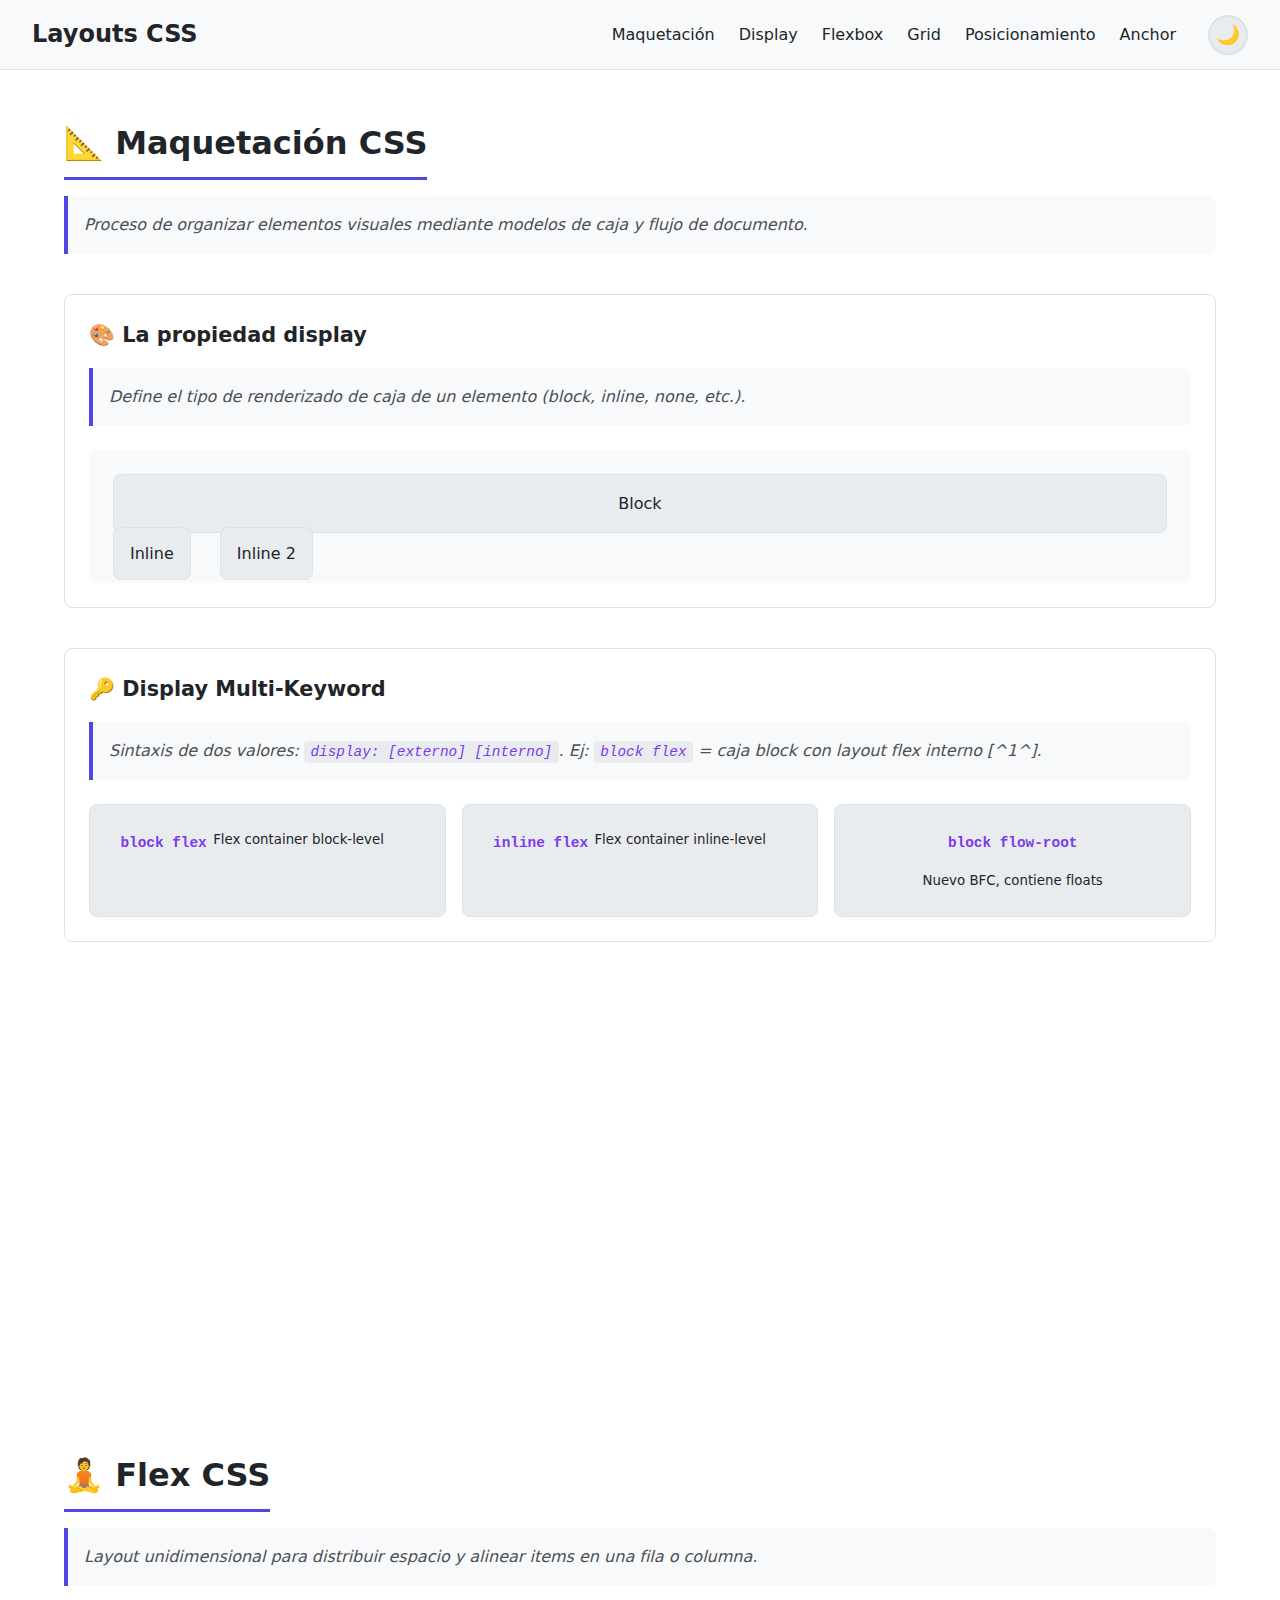
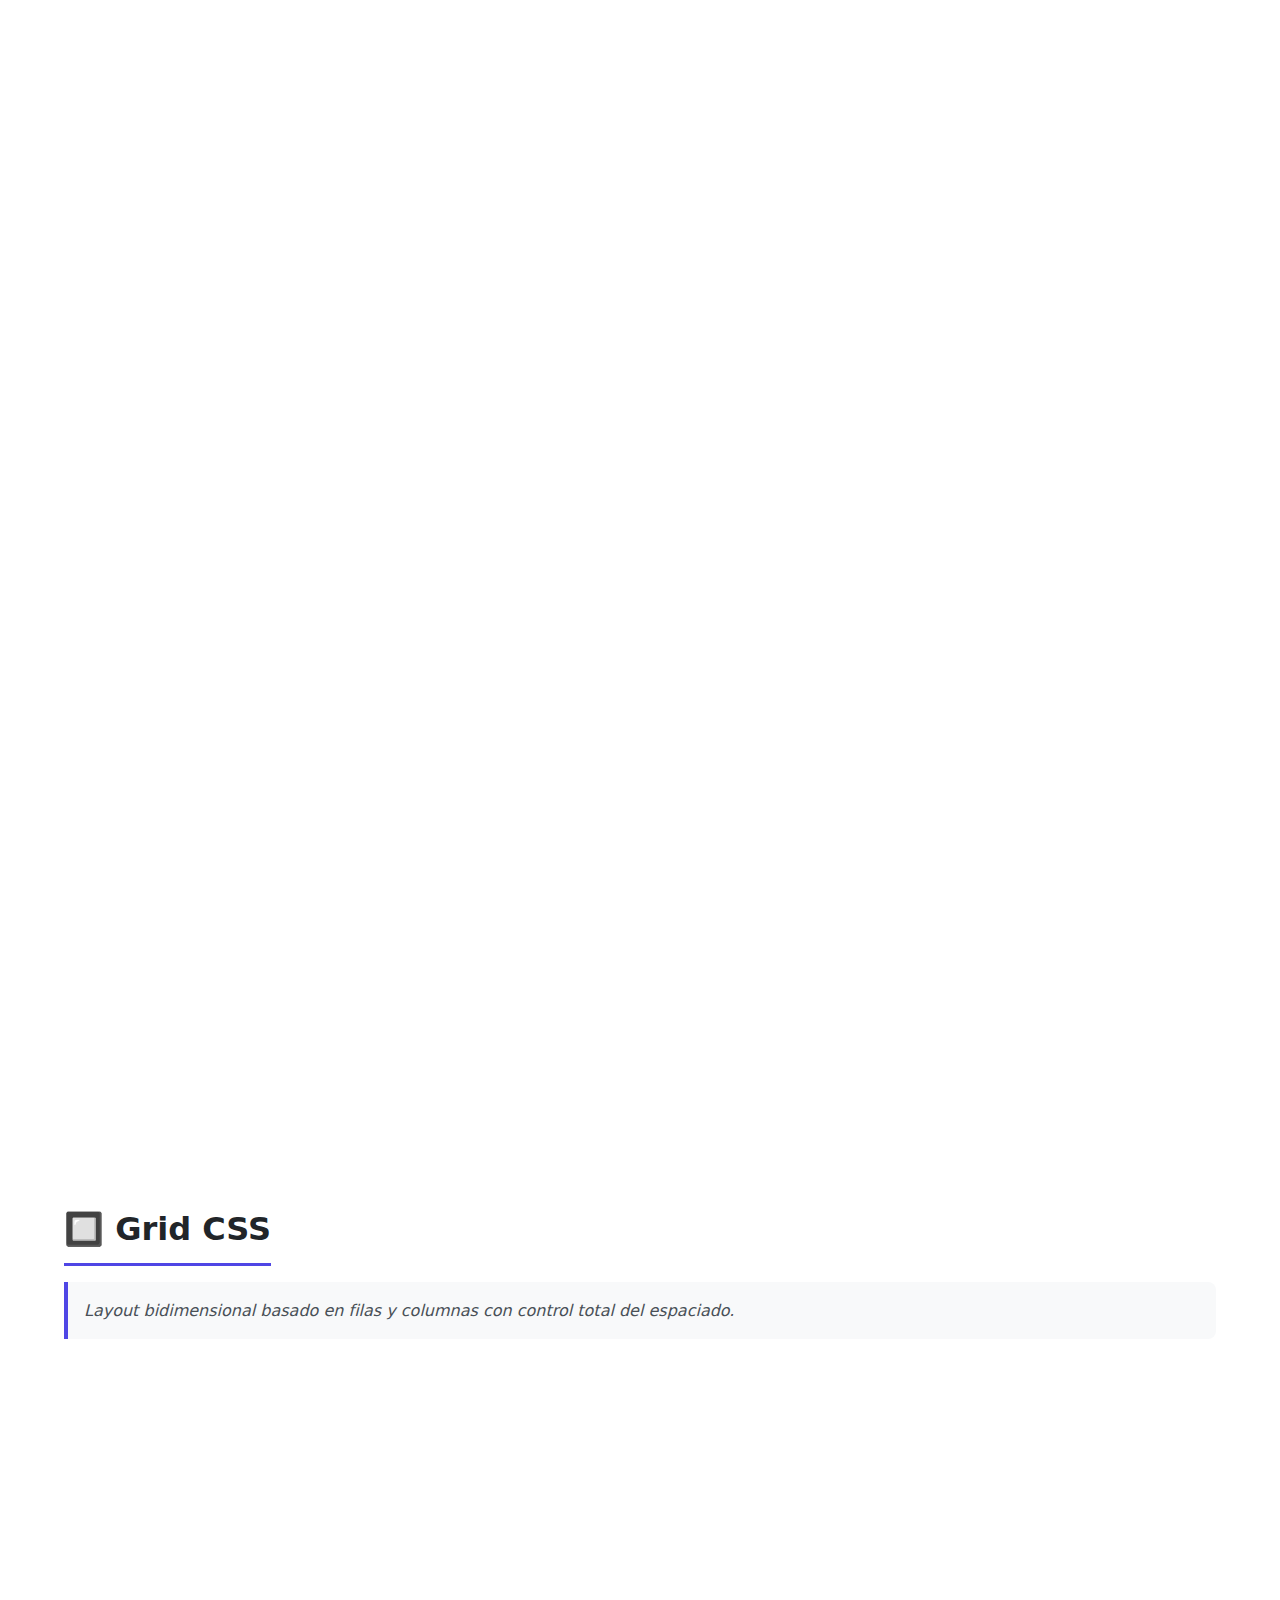
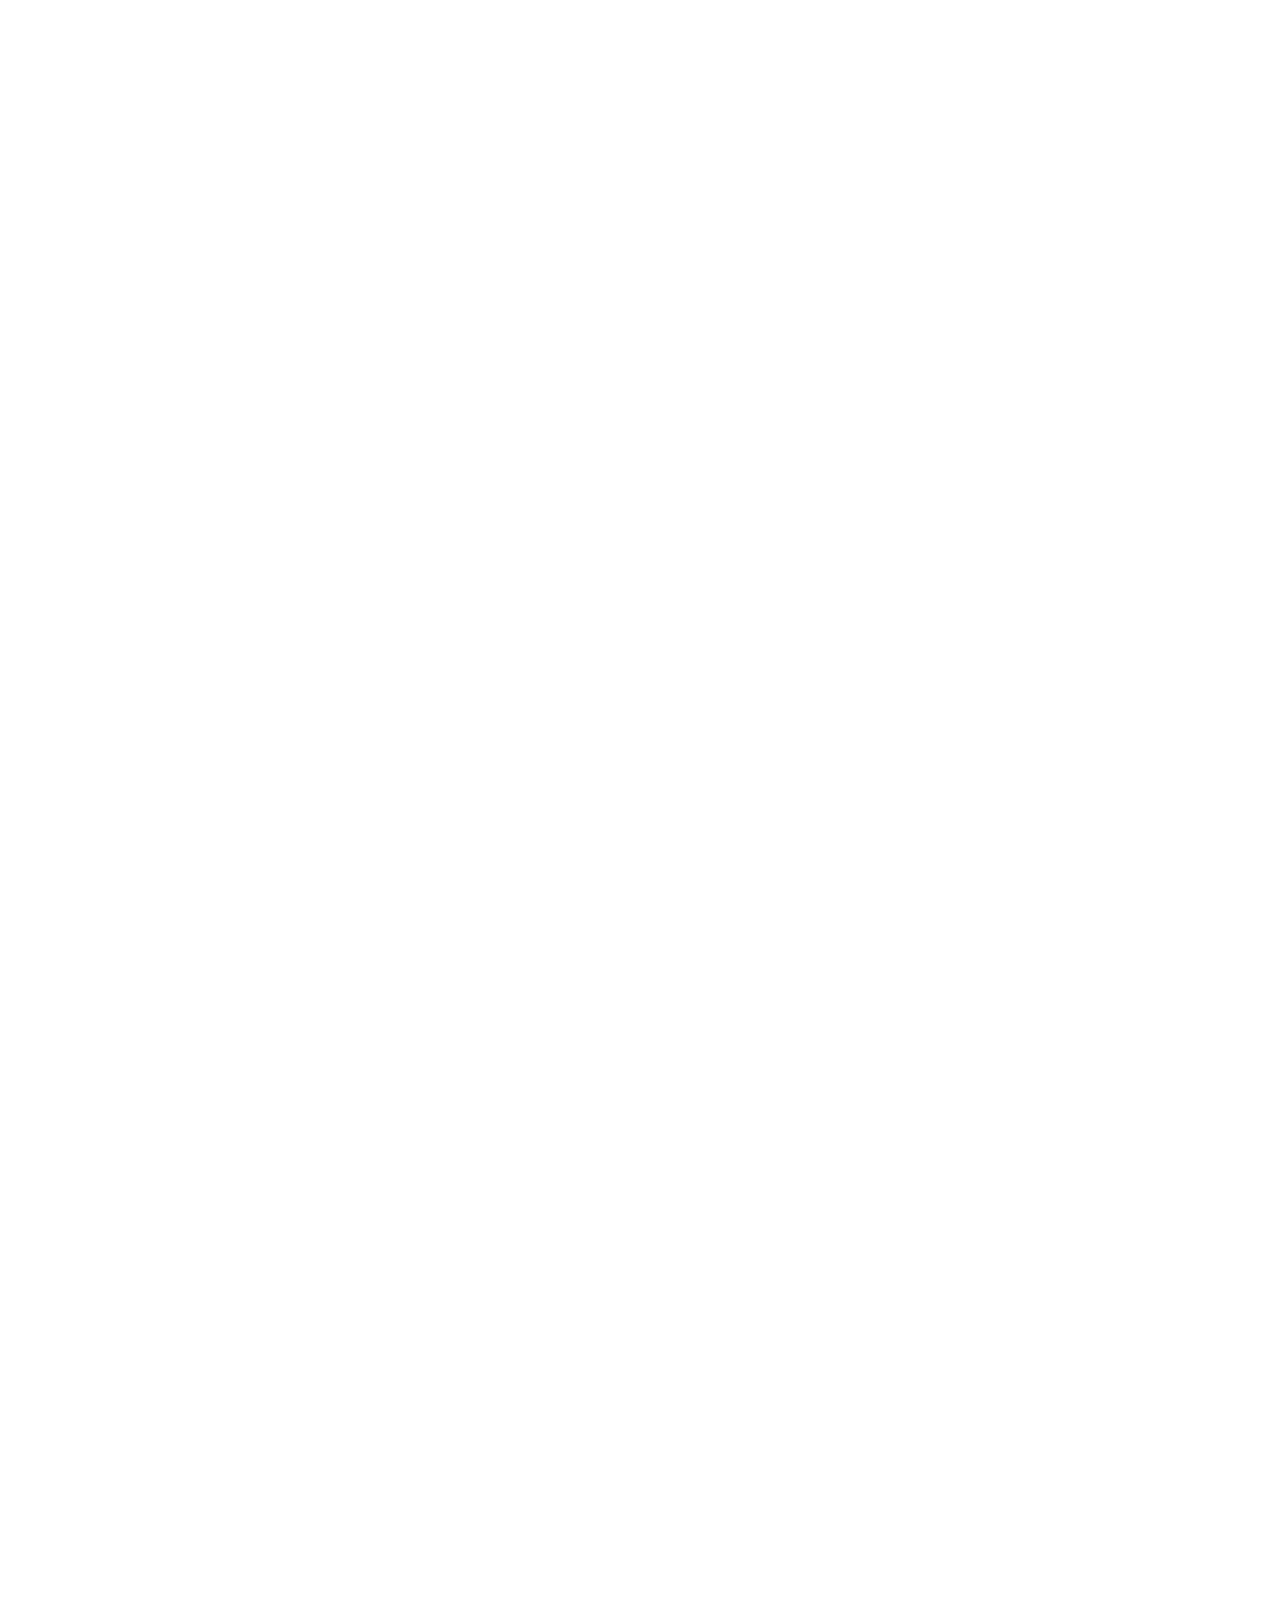
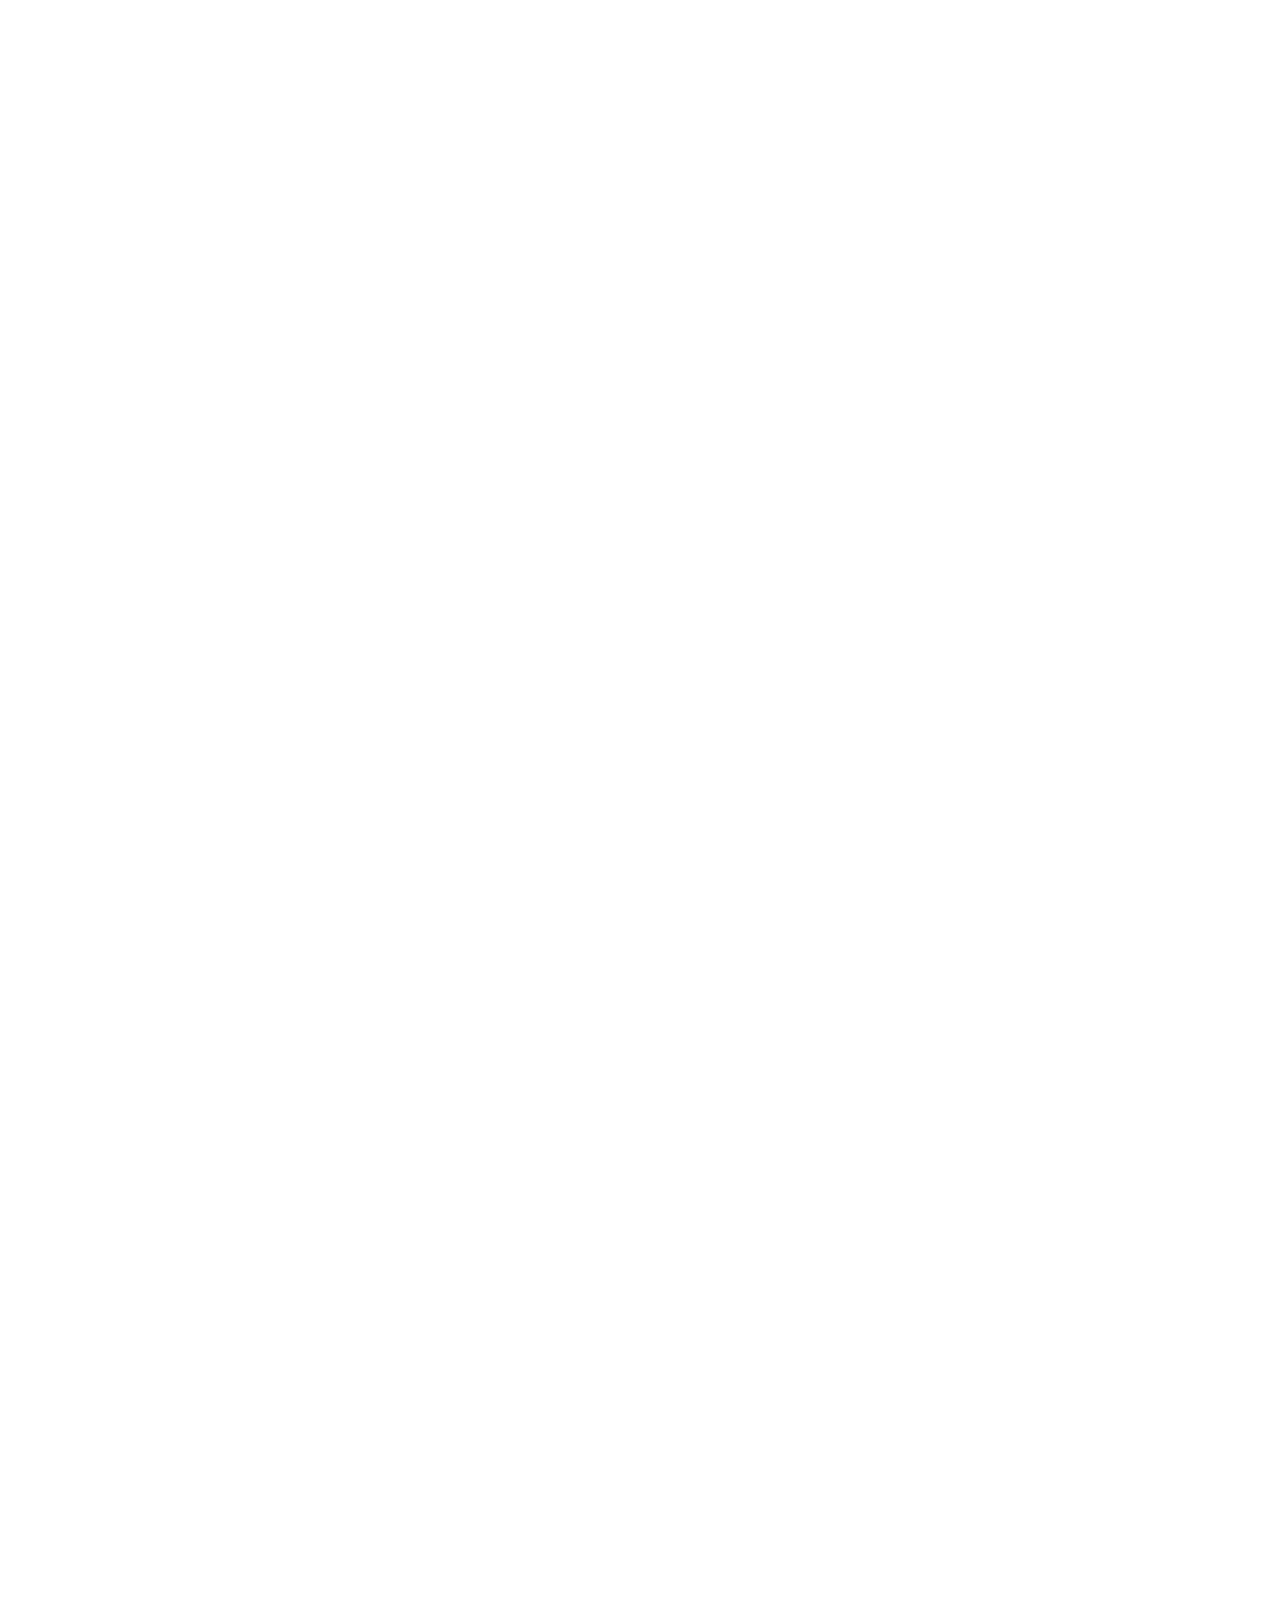
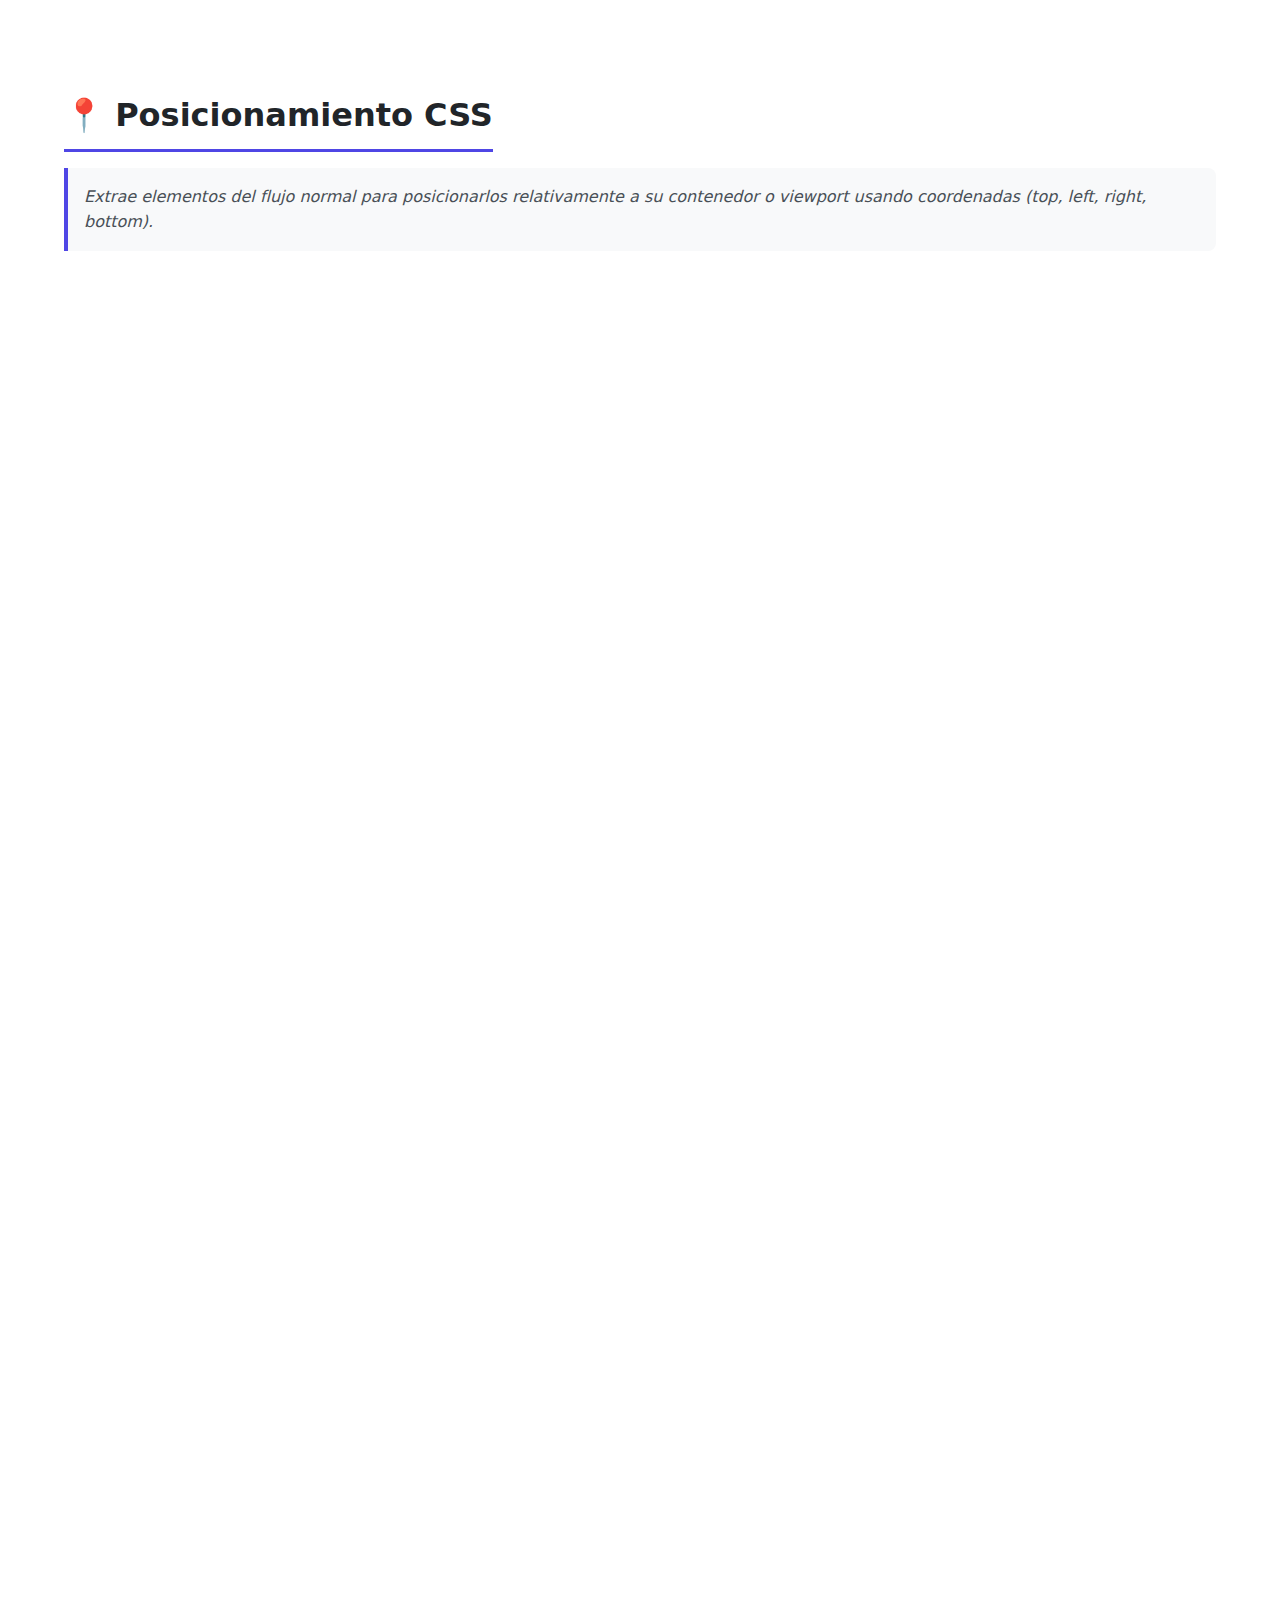
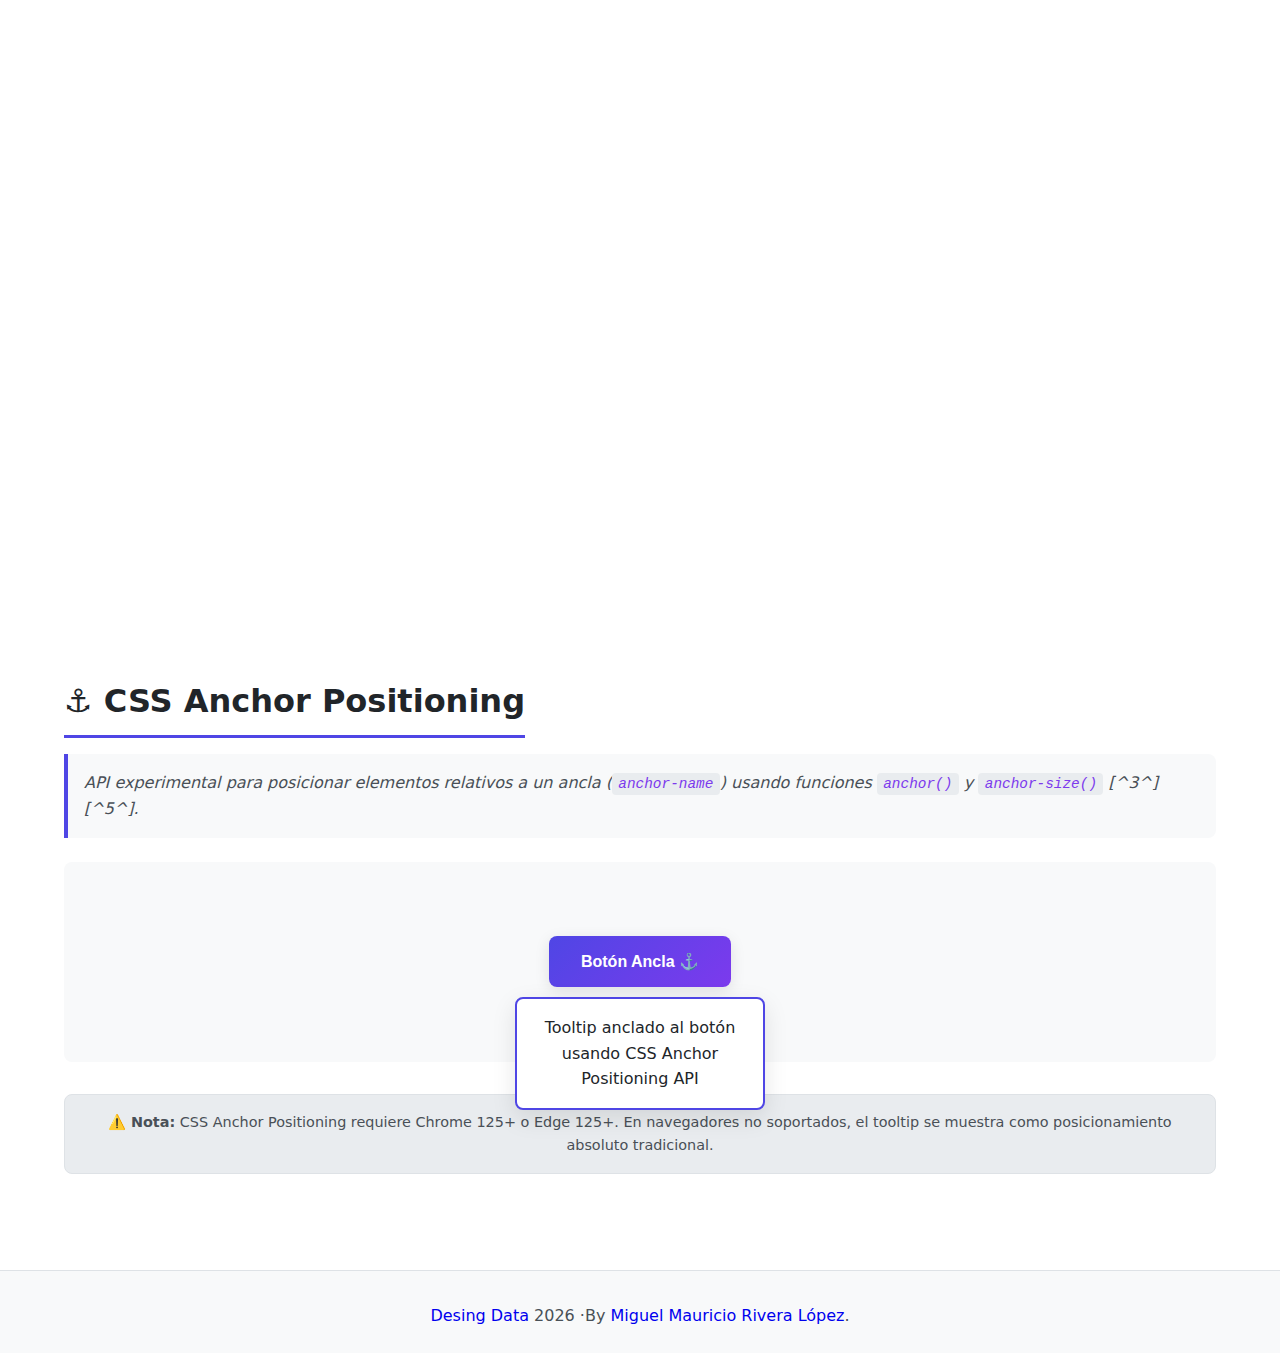
<file: layouts/index.html>
<!DOCTYPE html>
<html lang="es" data-theme="light">

<head>
  <meta charset="UTF-8">
  <meta name="viewport" content="width=device-width, initial-scale=1.0">
  <title>Layouts en Introducción al CSS</title>
  <link rel="icon" href="https://desingdata.github.io/desingdata/img/DesingData_favicon-96x96.png" sizes="96x96" type="image/png">
  <link rel="stylesheet" href="css/styles.css">
  <link rel="stylesheet" href="css/themes.css">
</head>

<body>
  <!-- ============================================
         NAVBAR TIPO HAMBURGUESA (RESPONSIVE)
         ============================================ -->
  <header class="navbar">
    <div class="nav-brand">
      <h1>Layouts CSS</h1>
    </div>

    <!-- Botón hamburguesa para móvil -->
    <button class="nav-toggle" id="navToggle" aria-label="Abrir menú">
      <span class="hamburger"></span>
      <span class="hamburger"></span>
      <span class="hamburger"></span>
    </button>

    <nav class="nav-menu" id="navMenu">
      <ul class="nav-list">
        <li><a href="#maquetacion">Maquetación</a></li>
        <li><a href="#display">Display</a></li>
        <li><a href="#flex">Flexbox</a></li>
        <li><a href="#grid">Grid</a></li>
        <li><a href="#posicionamiento">Posicionamiento</a></li>
        <li><a href="#anchor">Anchor</a></li>
      </ul>

      <!-- Botón cambio de tema -->
      <button class="theme-toggle" id="themeToggle" aria-label="Cambiar tema">
        <span class="theme-icon">🌙</span>
      </button>
    </nav>
  </header>

  <!-- ============================================
         SECCIÓN: MAQUETACIÓN Y DISPLAY
         ============================================ -->
  <section id="maquetacion" class="section">
    <h2>📐 Maquetación CSS</h2>
    <p class="definition">
      <!-- DEFINICIÓN: Maquetación es el proceso de organizar y estructurar 
                 el contenido visual de una página web usando CSS -->
      Proceso de organizar elementos visuales mediante modelos de caja y flujo de documento.
    </p>

    <!-- Subsección: La propiedad display -->
    <div id="display" class="subsection">
      <h3>🎨 La propiedad display</h3>
      <p class="definition">
        <!-- DEFINICIÓN: Controla el tipo de caja generada por un elemento 
                     y cómo se comporta en el flujo del documento -->
        Define el tipo de renderizado de caja de un elemento (block, inline, none, etc.).
      </p>

      <div class="demo-box display-demo">
        <div class="box block-box">Block</div>
        <div class="box inline-box">Inline</div>
        <div class="box inline-box">Inline 2</div>
      </div>
    </div>

    <!-- Subsección: Display multi-keyword -->
    <div id="multi-keyword" class="subsection">
      <h3>🔑 Display Multi-Keyword</h3>
      <p class="definition">
        <!-- DEFINICIÓN: Sintaxis moderna de dos valores que separa 
                     display-outside (externo) de display-inside (interno) -->
        Sintaxis de dos valores: <code>display: [externo] [interno]</code>.
        Ej: <code>block flex</code> = caja block con layout flex interno [^1^].
      </p>

      <div class="demo-grid multi-keyword-demo">
        <div class="demo-item" style="display: block flex;">
          <code>block flex</code>
          <small>Flex container block-level</small>
        </div>
        <div class="demo-item" style="display: inline flex;">
          <code>inline flex</code>
          <small>Flex container inline-level</small>
        </div>
        <div class="demo-item" style="display: block flow-root;">
          <code>block flow-root</code>
          <small>Nuevo BFC, contiene floats</small>
        </div>
      </div>
    </div>

    <!-- Subsección: Multi-columnas -->
    <div id="multicolumn" class="subsection">
      <h3>📰 Multi-columnas CSS</h3>
      <p class="definition">
        <!-- DEFINICIÓN: Permite distribuir contenido de texto en múltiples 
                     columnas como en periódicos -->
        Distribuye contenido en columnas automáticas con <code>column-count</code> o <code>column-width</code>.
      </p>

      <article class="multicolumn-text">
        <p>Lorem ipsum dolor sit amet, consectetur adipiscing elit. Sed do eiusmod tempor incididunt ut labore et dolore
          magna aliqua. Ut enim ad minim veniam, quis nostrud exercitation ullamco laboris.</p>
        <p>Duis aute irure dolor in reprehenderit in voluptate velit esse cillum dolore eu fugiat nulla pariatur.
          Excepteur sint occaecat cupidatat non proident.</p>
      </article>
    </div>
  </section>

  <!-- ============================================
         SECCIÓN: FLEXBOX
         ============================================ -->
  <section id="flex" class="section">
    <h2>🧘 Flex CSS</h2>
    <p class="definition">
      <!-- DEFINICIÓN: Modelo de layout unidimensional para distribuir 
                 espacio entre items y alinear contenido -->
      Layout unidimensional para distribuir espacio y alinear items en una fila o columna.
    </p>

    <!-- Guía Introducción Flex -->
    <div class="subsection">
      <h3>📖 Guía de Introducción a Flex</h3>
      <div class="flex-container intro-flex">
        <div class="flex-item">1</div>
        <div class="flex-item">2</div>
        <div class="flex-item">3</div>
        <div class="flex-item">4</div>
      </div>
    </div>

    <!-- Alinear y centrar con Flex -->
    <div class="subsection">
      <h3>🎯 Alinear y Centrar con Flex</h3>
      <p class="definition">
        <!-- DEFINICIÓN: Flex proporciona propiedades como justify-content 
                     (eje principal) y align-items (eje transversal) -->
        <code>justify-content</code> controla el eje principal;
        <code>align-items</code> controla el eje transversal.
      </p>

      <div class="flex-container center-flex">
        <div class="flex-item">Centrado</div>
      </div>
    </div>

    <!-- Elementos flexibles -->
    <div class="subsection">
      <h3>📏 Elementos Flexibles</h3>
      <p class="definition">
        <!-- DEFINICIÓN: Propiedades flex-grow, flex-shrink y flex-basis 
                     controlan cómo crecen o encogen los items -->
        <code>flex-grow</code>: factor de crecimiento.
        <code>flex-shrink</code>: factor de encogimiento.
        <code>flex-basis</code>: tamaño base inicial.
      </p>

      <div class="flex-container flexible-demo">
        <div class="flex-item grow-1">flex: 1</div>
        <div class="flex-item grow-2">flex: 2</div>
        <div class="flex-item grow-1">flex: 1</div>
      </div>
    </div>
  </section>

  <!-- ============================================
         SECCIÓN: GRID CSS
         ============================================ -->
  <section id="grid" class="section">
    <h2>🔲 Grid CSS</h2>
    <p class="definition">
      <!-- DEFINICIÓN: Sistema de layout bidimensional que maneja 
                 filas y columnas simultáneamente -->
      Layout bidimensional basado en filas y columnas con control total del espaciado.
    </p>

    <!-- Guía Introducción Grid -->
    <div class="subsection">
      <h3>📖 Guía de Introducción a Grid</h3>
      <div class="grid-container basic-grid">
        <div class="grid-item">A</div>
        <div class="grid-item">B</div>
        <div class="grid-item">C</div>
        <div class="grid-item">D</div>
        <div class="grid-item">E</div>
        <div class="grid-item">F</div>
      </div>
    </div>

    <!-- Alinear y centrar con Grid -->
    <div class="subsection">
      <h3>🎯 Alinear y Centrar con Grid</h3>
      <p class="definition">
        <!-- DEFINICIÓN: Grid ofrece justify-items, align-items para 
                     alineación en celdas y place-items como shorthand -->
        <code>place-items: center</code> centra contenido horizontal y verticalmente en cada celda.
      </p>

      <div class="grid-container align-grid">
        <div class="grid-item">Item 1</div>
        <div class="grid-item">Item 2</div>
        <div class="grid-item">Item 3</div>
      </div>
    </div>

    <!-- Grid por áreas -->
    <div class="subsection">
      <h3>🗺️ Grid por Áreas</h3>
      <p class="definition">
        <!-- DEFINICIÓN: Permite definir regiones nombradas del layout 
                     usando grid-template-areas para estructuras semánticas -->
        Define regiones con nombres semánticos (<code>header, main, sidebar, footer</code>)
        mediante <code>grid-template-areas</code>.
      </p>

      <div class="grid-container areas-grid">
        <header class="area-header">Header</header>
        <aside class="area-sidebar">Sidebar</aside>
        <main class="area-main">Main Content</main>
        <footer class="area-footer">Footer</footer>
      </div>
    </div>

    <!-- CSS Decoration Gaps -->
    <div class="subsection">
      <h3>↔️ CSS Decoration Gaps</h3>
      <p class="definition">
        <!-- DEFINICIÓN: Propiedad gap (row-gap, column-gap) define 
                     espaciado entre tracks de grid o items de flex -->
        Controla el espaciado entre filas (<code>row-gap</code>) y columnas
        (<code>column-gap</code>) sin márgenes adicionales.
      </p>

      <div class="grid-container gap-grid">
        <div class="grid-item">1</div>
        <div class="grid-item">2</div>
        <div class="grid-item">3</div>
        <div class="grid-item">4</div>
      </div>
    </div>

    <!-- Celdas irregulares -->
    <div class="subsection">
      <h3>🔷 Celdas Irregulares</h3>
      <p class="definition">
        <!-- DEFINICIÓN: Items pueden expandirse múltiples tracks usando 
                     grid-column, grid-row o grid-area -->
        Items que ocupan múltiples celdas usando <code>grid-column: span 2</code>
        o líneas específicas <code>grid-area: 1 / 1 / 3 / 3</code>.
      </p>

      <div class="grid-container irregular-grid">
        <div class="grid-item span-2">Span 2 cols</div>
        <div class="grid-item">Normal</div>
        <div class="grid-item span-row-2">Span 2 rows</div>
        <div class="grid-item">Normal</div>
        <div class="grid-item">Normal</div>
      </div>
    </div>

    <!-- Líneas con nombre -->
    <div class="subsection">
      <h3>🏷️ Líneas con Nombre en Grid</h3>
      <p class="definition">
        <!-- DEFINICIÓN: Las líneas del grid pueden nombrarse en 
                     grid-template-columns/rows para posicionamiento semántico -->
        Nombra líneas en <code>grid-template-columns: [sidebar-start] 200px [sidebar-end]</code>
        para posicionar items por nombre.
      </p>

      <div class="grid-container named-lines-grid">
        <div class="grid-item content">Content</div>
        <div class="grid-item sidebar">Sidebar</div>
      </div>
    </div>

    <!-- Colocación automática -->
    <div class="subsection">
      <h3>🤖 Colocación Automática</h3>
      <p class="definition">
        <!-- DEFINICIÓN: Grid-auto-flow controla cómo se colocan items 
                     no posicionados explícitamente (row, column, dense) -->
        <code>grid-auto-flow: dense</code> rellena huecos automáticamente;
        <code>grid-auto-rows/columns</code> define tamaño de tracks implícitos.
      </p>

      <div class="grid-container auto-grid">
        <div class="grid-item tall">1</div>
        <div class="grid-item">2</div>
        <div class="grid-item wide">3</div>
        <div class="grid-item">4</div>
        <div class="grid-item">5</div>
      </div>
    </div>
  </section>

  <!-- ============================================
         SECCIÓN: POSICIONAMIENTO CSS
         ============================================ -->
  <section id="posicionamiento" class="section">
    <h2>📍 Posicionamiento CSS</h2>
    <p class="definition">
      <!-- DEFINICIÓN: Sistema de posicionamiento que extrae elementos 
                 del flujo normal para ubicarlos en coordenadas específicas -->
      Extrae elementos del flujo normal para posicionarlos relativamente a su
      contenedor o viewport usando coordenadas (top, left, right, bottom).
    </p>

    <!-- Propiedad position -->
    <div class="subsection">
      <h3>⚙️ La propiedad position</h3>
      <p class="definition">
        <!-- DEFINICIÓN: Valores: static (default), relative, absolute, 
                     fixed, sticky. Cada uno define un contexto de posicionamiento diferente -->
        Valores: <code>static</code> (flujo normal), <code>relative</code> (relativo a sí mismo),
        <code>absolute</code> (relativo a ancestro posicionado),
        <code>fixed</code> (relativo a viewport), <code>sticky</code> (híbrido).
      </p>
    </div>

    <!-- Posicionamiento relativo -->
    <div class="subsection">
      <h3>↔️ Posicionamiento Relativo</h3>
      <p class="definition">
        <!-- DEFINICIÓN: Elemento conserva su espacio en el flujo pero 
                     se desplaza desde su posición normal -->
        Conserva espacio en flujo; se desplaza con <code>top/left/right/bottom</code>
        sin afectar a otros elementos.
      </p>

      <div class="position-demo">
        <div class="pos-box static">Static</div>
        <div class="pos-box relative">Relative (moved 20px)</div>
        <div class="pos-box static">Static</div>
      </div>
    </div>

    <!-- Posicionamiento absoluto -->
    <div class="subsection">
      <h3>📌 Posicionamiento Absoluto</h3>
      <p class="definition">
        <!-- DEFINICIÓN: Elemento se remueve del flujo; se posiciona 
                     relativo a su ancestro posicionado más cercano -->
        Se remueve del flujo; contexto de posicionamiento es el ancestro
        con <code>position</code> diferente a <code>static</code>.
      </p>

      <div class="position-demo relative-container">
        <div class="pos-box absolute">Absolute (top: 20px, right: 20px)</div>
        <div class="pos-box static-in-container">Static hermano</div>
      </div>
    </div>

    <!-- Posicionamiento fijo -->
    <div class="subsection">
      <h3>🔒 Posicionamiento Fijo</h3>
      <p class="definition">
        <!-- DEFINICIÓN: Similar a absolute pero relativo al viewport; 
                     no se mueve al hacer scroll -->
        Relativo al viewport; permanece fijo durante scroll. Útil para
        headers, botones flotantes o chat widgets.
      </p>

      <div class="fixed-demo-box">Fixed Box (esquina inferior derecha)</div>
    </div>

    <!-- Posicionamiento sticky -->
    <div class="subsection">
      <h3>🍯 Posicionamiento Sticky</h3>
      <p class="definition">
        <!-- DEFINICIÓN: Híbrido entre relative y fixed; actúa como relative 
                     hasta que cruza un umbral de scroll, entonces se vuelve fixed -->
        Comportamiento híbrido: fluye normalmente hasta alcanzar umbral
        (<code>top: 0</code>), luego se adhiere al viewport.
      </p>

      <div class="sticky-container">
        <div class="sticky-header">Header Sticky (scroll down ↓)</div>
        <div class="sticky-content">
          <p>Contenido largo para demostrar sticky...</p>
          <p>Lorem ipsum dolor sit amet...</p>
          <p>Consectetur adipiscing elit...</p>
          <p>Sed do eiusmod tempor...</p>
        </div>
      </div>
    </div>
  </section>

  <!-- ============================================
         SECCIÓN: CSS ANCHOR POSITIONING
         ============================================ -->
  <section id="anchor" class="section">
    <h2>⚓ CSS Anchor Positioning</h2>
    <p class="definition">
      <!-- DEFINICIÓN: API moderna (2024) para posicionar elementos 
                 relativos a otros elementos "ancla" sin JavaScript -->
      API experimental para posicionar elementos relativos a un ancla (<code>anchor-name</code>)
      usando funciones <code>anchor()</code> y <code>anchor-size()</code> [^3^][^5^].
    </p>

    <div class="anchor-demo-container">
      <button class="anchor-button" id="anchorBtn" style="anchor-name: --anchor-el;">
        Botón Ancla ⚓
      </button>

      <div class="anchored-tooltip" style="position-anchor: --anchor-el;">
        Tooltip anclado al botón usando CSS Anchor Positioning API
      </div>
    </div>

    <div class="support-notice">
      <p>⚠️ <strong>Nota:</strong> CSS Anchor Positioning requiere Chrome 125+ o Edge 125+.
        En navegadores no soportados, el tooltip se muestra como posicionamiento absoluto tradicional.</p>
    </div>
  </section>

  <footer class="main-footer">
     <span class="footer-tag">
        <a style="text-decoration: none;" href="https://desingdata.github.io/desingdata/" target="_blank">Desing Data</a> 2026
    </span> 
    <span class="footer-tag">
         ·By <a style="text-decoration: none;" href="https://miguelmauricioriveralopez18686.github.io/mrlPortafolio/" target="_blank">
      Miguel Mauricio Rivera López</a>.
    </span>
  </footer>

  <script src="js/main.js"></script>
</body>

</html>
</file>
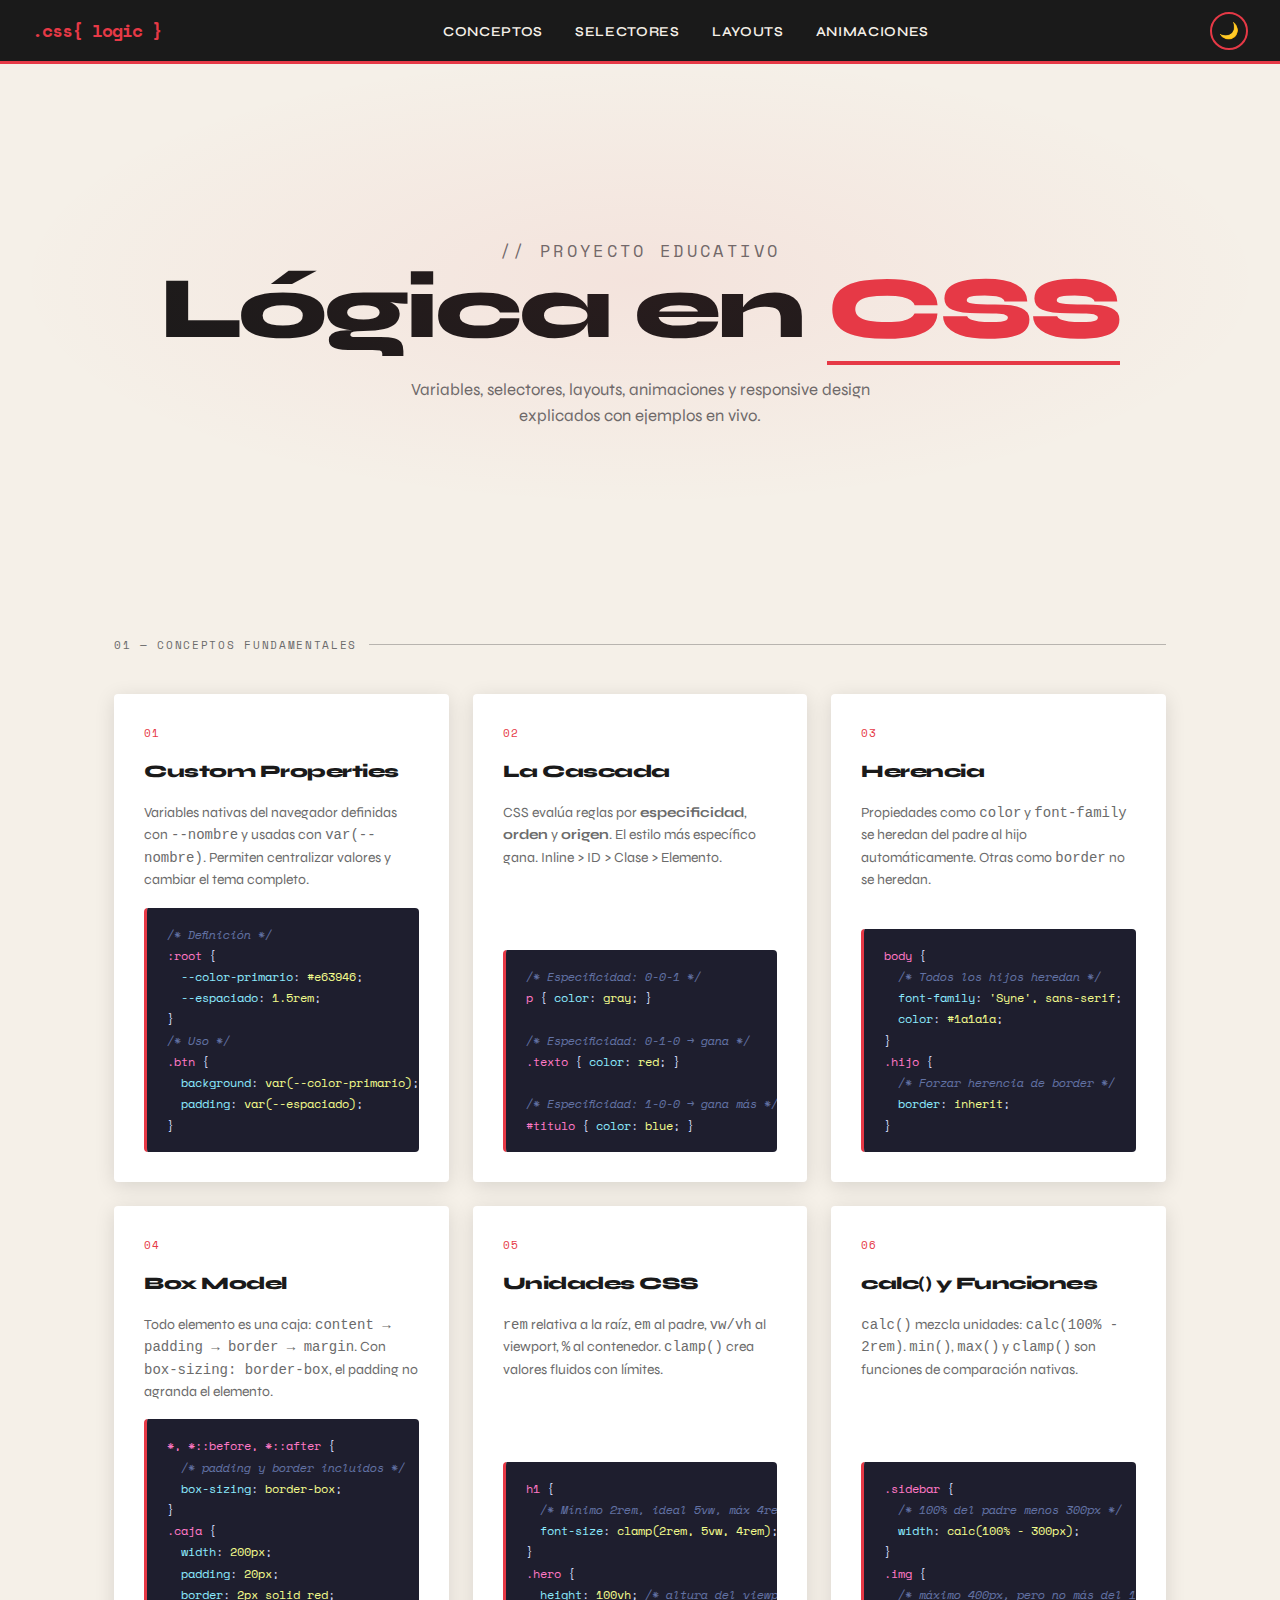
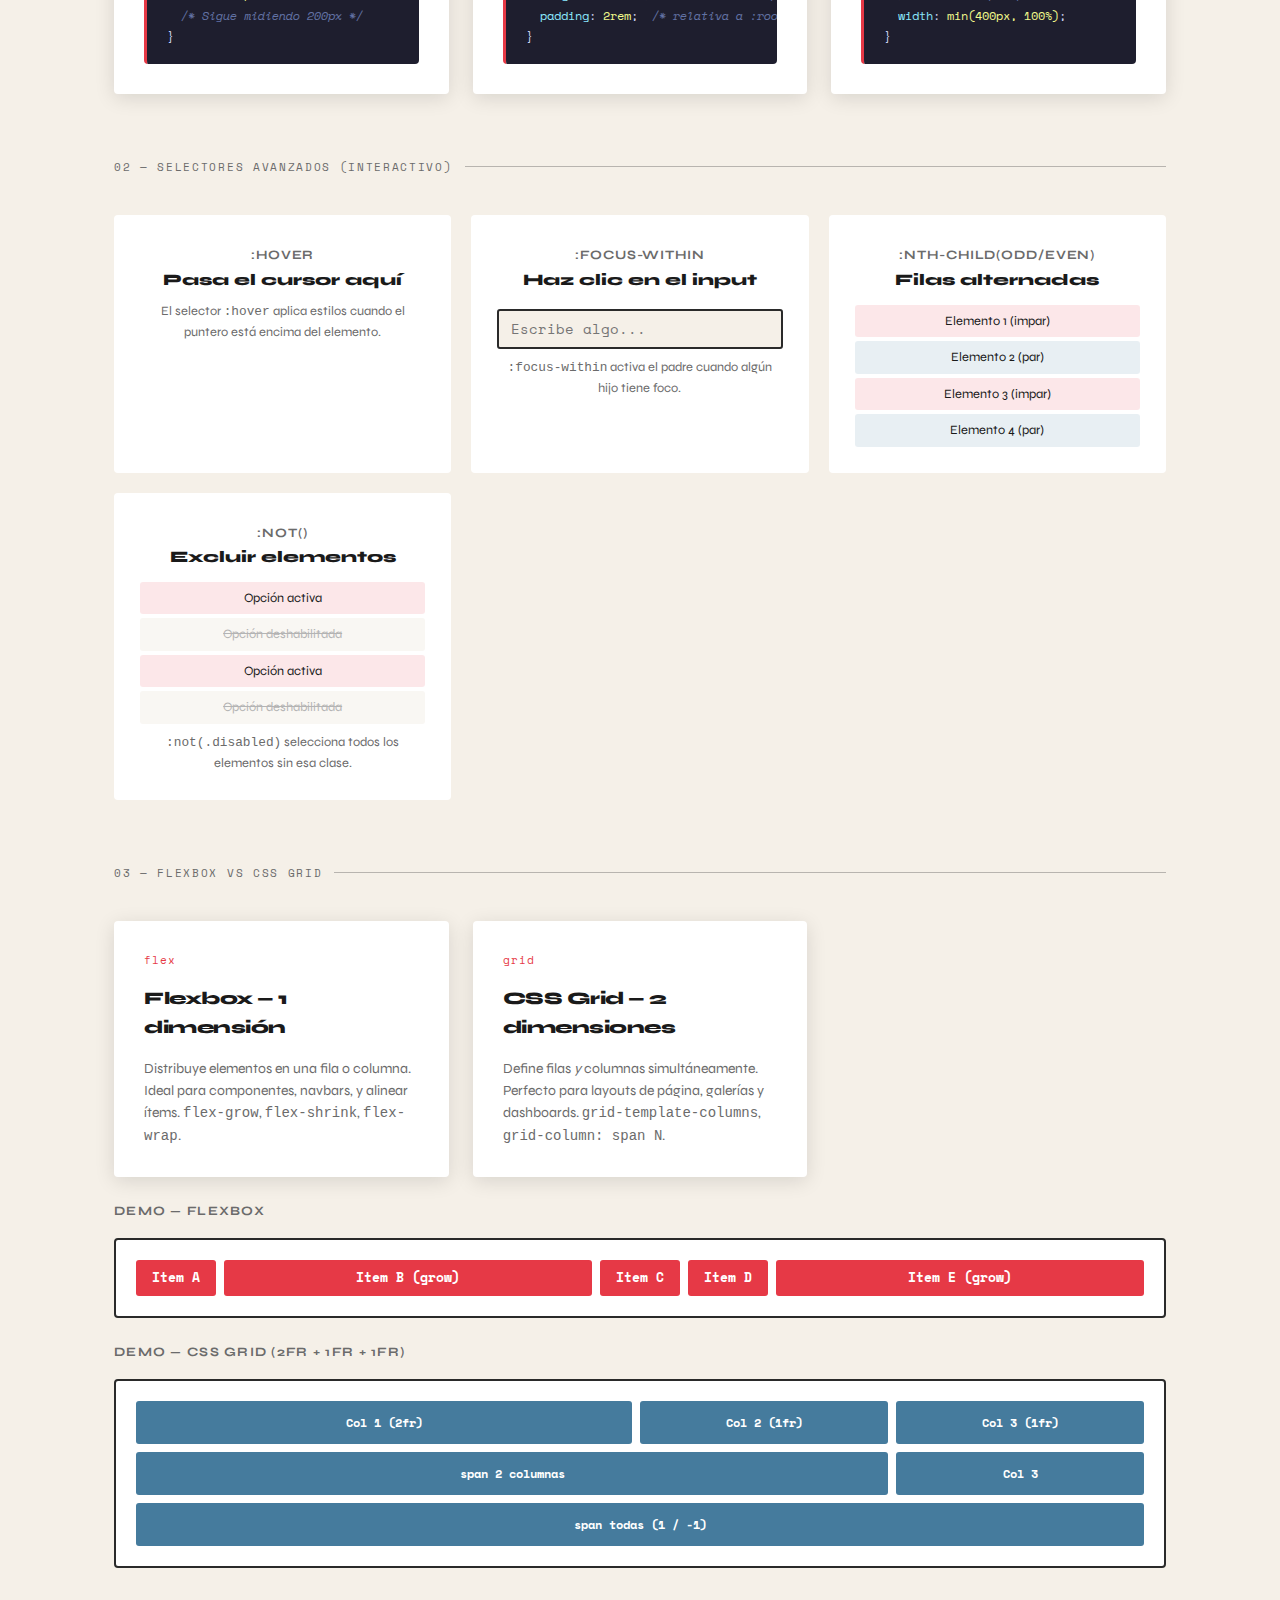
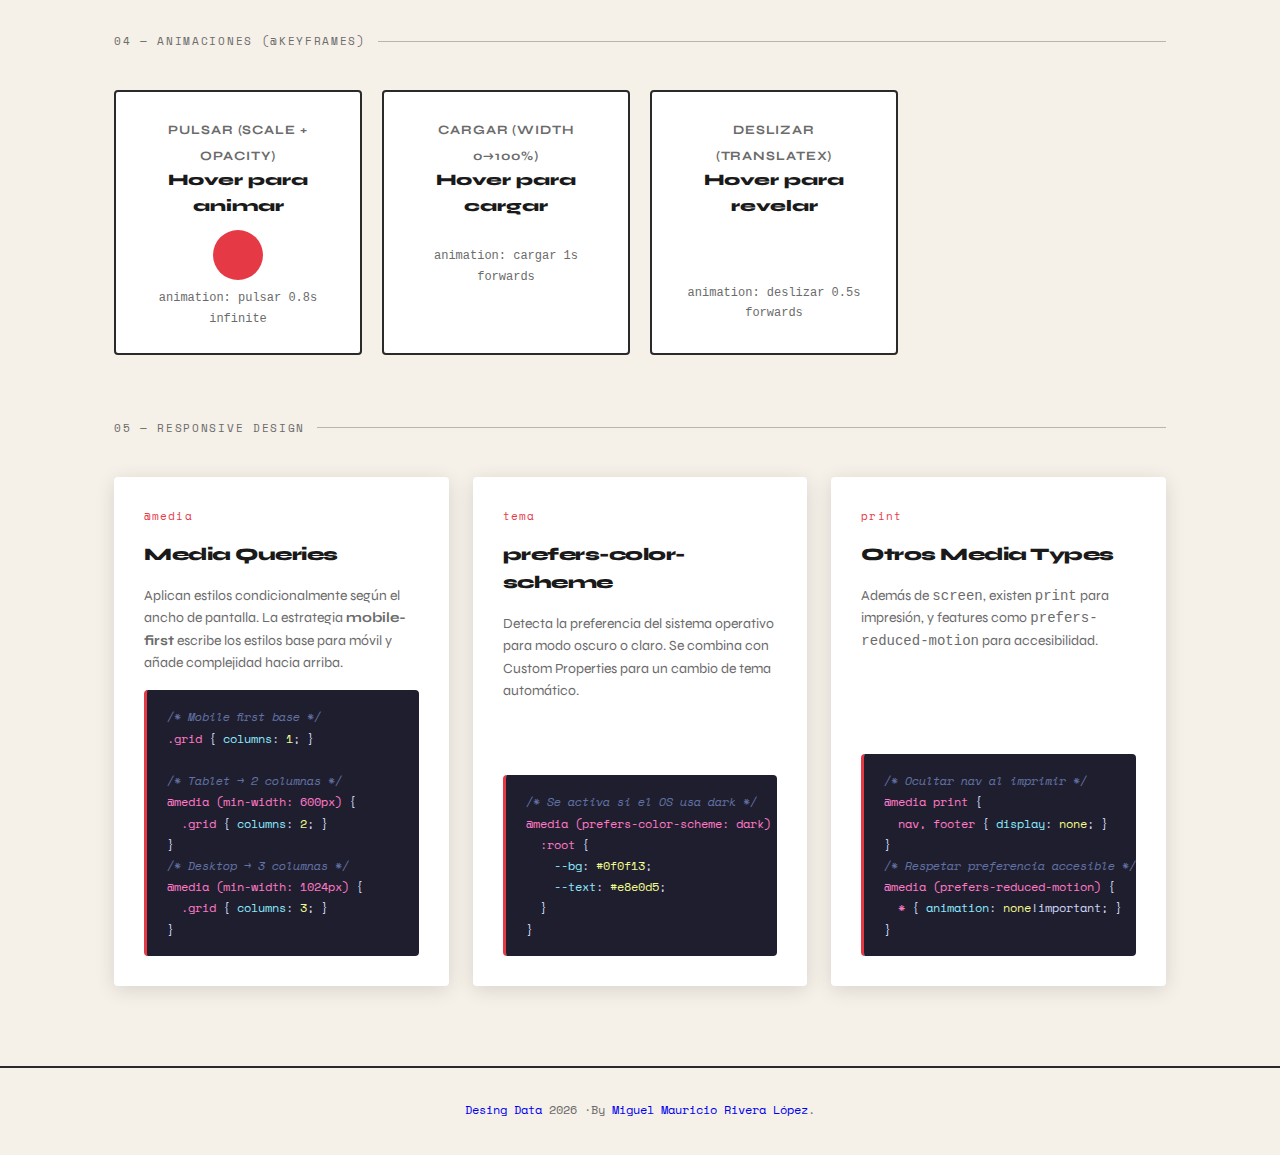
<file: logica-css/index.html>
<!DOCTYPE html>
<html lang="es" data-theme="light">
<head>
  <meta charset="UTF-8" />
  <meta name="viewport" content="width=device-width, initial-scale=1.0" />
  <title>Lógica en CSS</title>
  <link href="https://fonts.googleapis.com/css2?family=Space+Mono:wght@400;700&family=Syne:wght@400;600;800&display=swap" rel="stylesheet" />
  <link rel="icon" href="https://desingdata.github.io/desingdata/img/DesingData_favicon-96x96.png" sizes="96x96" type="image/png">
  <link rel="stylesheet" href="css/styles.css">
</head>
<body>

  <!-- ============================================================
       NAVBAR
       Incluye: logo, links, toggle de tema y botón hamburguesa.
  ============================================================ -->
  <nav>
    <span class="nav-logo">.css{ logic }</span>

    <ul class="nav-links" id="navLinks">
      <li><a href="#conceptos">Conceptos</a></li>
      <li><a href="#selectores">Selectores</a></li>
      <li><a href="#layouts">Layouts</a></li>
      <li><a href="#animaciones">Animaciones</a></li>
    </ul>

    <div class="nav-controls">
      <!-- Botón para alternar entre modo claro y oscuro -->
      <button class="btn-theme" id="themeToggle" aria-label="Cambiar tema">🌙</button>

      <!-- Hamburguesa: visible solo en mobile -->
      <button class="hamburger" id="hamburger" aria-label="Menú" aria-expanded="false">
        <span></span>
        <span></span>
        <span></span>
      </button>
    </div>
  </nav>

  <!-- HERO -->
  <header class="hero">
    <div>
      <p class="hero-tag">// Proyecto Educativo</p>
      <h1>Lógica en <em>CSS</em></h1>
      <p>Variables, selectores, layouts, animaciones y responsive design explicados con ejemplos en vivo.</p>
    </div>
  </header>

  <main class="container">

    <!-- ============================================================
         SECCIÓN 1 — CONCEPTOS FUNDAMENTALES
    ============================================================ -->
    <section id="conceptos">
      <p class="section-label">01 — Conceptos Fundamentales</p>

      <div class="cards-grid">

        <!-- TARJETA 1: Variables -->
        <article class="card">
          <span class="card-num">01</span>
          <h3>Custom Properties</h3>
          <p class="desc">Variables nativas del navegador definidas con <code>--nombre</code> y usadas con <code>var(--nombre)</code>. Permiten centralizar valores y cambiar el tema completo.</p>
          <div class="code-block"><span class="cm">/* Definición */</span>
<span class="kw">:root</span> {
  <span class="prop">--color-primario</span>: <span class="val">#e63946</span>;
  <span class="prop">--espaciado</span>: <span class="val">1.5rem</span>;
}
<span class="cm">/* Uso */</span>
<span class="kw">.btn</span> {
  <span class="prop">background</span>: <span class="val">var(--color-primario)</span>;
  <span class="prop">padding</span>: <span class="val">var(--espaciado)</span>;
}</div>
        </article>

        <!-- TARJETA 2: Cascada -->
        <article class="card">
          <span class="card-num">02</span>
          <h3>La Cascada</h3>
          <p class="desc">CSS evalúa reglas por <strong>especificidad</strong>, <strong>orden</strong> y <strong>origen</strong>. El estilo más específico gana. Inline > ID > Clase > Elemento.</p>
          <div class="code-block"><span class="cm">/* Especificidad: 0-0-1 */</span>
<span class="kw">p</span> { <span class="prop">color</span>: <span class="val">gray</span>; }

<span class="cm">/* Especificidad: 0-1-0 → gana */</span>
<span class="kw">.texto</span> { <span class="prop">color</span>: <span class="val">red</span>; }

<span class="cm">/* Especificidad: 1-0-0 → gana más */</span>
<span class="kw">#titulo</span> { <span class="prop">color</span>: <span class="val">blue</span>; }</div>
        </article>

        <!-- TARJETA 3: Herencia -->
        <article class="card">
          <span class="card-num">03</span>
          <h3>Herencia</h3>
          <p class="desc">Propiedades como <code>color</code> y <code>font-family</code> se heredan del padre al hijo automáticamente. Otras como <code>border</code> no se heredan.</p>
          <div class="code-block"><span class="kw">body</span> {
  <span class="cm">/* Todos los hijos heredan */</span>
  <span class="prop">font-family</span>: <span class="val">'Syne', sans-serif</span>;
  <span class="prop">color</span>: <span class="val">#1a1a1a</span>;
}
<span class="kw">.hijo</span> {
  <span class="cm">/* Forzar herencia de border */</span>
  <span class="prop">border</span>: <span class="val">inherit</span>;
}</div>
        </article>

        <!-- TARJETA 4: Box Model -->
        <article class="card">
          <span class="card-num">04</span>
          <h3>Box Model</h3>
          <p class="desc">Todo elemento es una caja: <code>content → padding → border → margin</code>. Con <code>box-sizing: border-box</code>, el padding no agranda el elemento.</p>
          <div class="code-block"><span class="kw">*, *::before, *::after</span> {
  <span class="cm">/* padding y border incluidos */</span>
  <span class="prop">box-sizing</span>: <span class="val">border-box</span>;
}
<span class="kw">.caja</span> {
  <span class="prop">width</span>: <span class="val">200px</span>;
  <span class="prop">padding</span>: <span class="val">20px</span>;
  <span class="prop">border</span>: <span class="val">2px solid red</span>;
  <span class="cm">/* Sigue midiendo 200px */</span>
}</div>
        </article>

        <!-- TARJETA 5: Unidades -->
        <article class="card">
          <span class="card-num">05</span>
          <h3>Unidades CSS</h3>
          <p class="desc"><code>rem</code> relativa a la raíz, <code>em</code> al padre, <code>vw/vh</code> al viewport, <code>%</code> al contenedor. <code>clamp()</code> crea valores fluidos con límites.</p>
          <div class="code-block"><span class="kw">h1</span> {
  <span class="cm">/* Mínimo 2rem, ideal 5vw, máx 4rem */</span>
  <span class="prop">font-size</span>: <span class="val">clamp(2rem, 5vw, 4rem)</span>;
}
<span class="kw">.hero</span> {
  <span class="prop">height</span>: <span class="val">100vh</span>; <span class="cm">/* altura del viewport */</span>
  <span class="prop">padding</span>: <span class="val">2rem</span>;  <span class="cm">/* relativa a :root */</span>
}</div>
        </article>

        <!-- TARJETA 6: calc() -->
        <article class="card">
          <span class="card-num">06</span>
          <h3>calc() y Funciones</h3>
          <p class="desc"><code>calc()</code> mezcla unidades: <code>calc(100% - 2rem)</code>. <code>min()</code>, <code>max()</code> y <code>clamp()</code> son funciones de comparación nativas.</p>
          <div class="code-block"><span class="kw">.sidebar</span> {
  <span class="cm">/* 100% del padre menos 300px */</span>
  <span class="prop">width</span>: <span class="val">calc(100% - 300px)</span>;
}
<span class="kw">.img</span> {
  <span class="cm">/* máximo 400px, pero no más del 100% */</span>
  <span class="prop">width</span>: <span class="val">min(400px, 100%)</span>;
}</div>
        </article>

      </div>
    </section>

    <!-- ============================================================
         SECCIÓN 2 — SELECTORES AVANZADOS (DEMO INTERACTIVA)
    ============================================================ -->
    <section id="selectores" class="demo-section" style="margin-top:4rem">
      <p class="section-label">02 — Selectores Avanzados (interactivo)</p>

      <div class="demo-grid">

        <!-- :hover -->
        <div class="demo-box hover-demo">
          <span class="demo-label">:hover</span>
          <p class="demo-title">Pasa el cursor aquí</p>
          <p style="font-size:0.8rem;color:var(--muted)">El selector <code>:hover</code> aplica estilos cuando el puntero está encima del elemento.</p>
        </div>

        <!-- :focus-within -->
        <div class="demo-box focus-demo">
          <span class="demo-label">:focus-within</span>
          <p class="demo-title">Haz clic en el input</p>
          <input class="demo-input" type="text" placeholder="Escribe algo..." />
          <p style="font-size:0.8rem;color:var(--muted);margin-top:0.5rem"><code>:focus-within</code> activa el padre cuando algún hijo tiene foco.</p>
        </div>

        <!-- :nth-child -->
        <div class="demo-box">
          <span class="demo-label">:nth-child(odd/even)</span>
          <p class="demo-title">Filas alternadas</p>
          <ul class="nth-list">
            <li>Elemento 1 (impar)</li>
            <li>Elemento 2 (par)</li>
            <li>Elemento 3 (impar)</li>
            <li>Elemento 4 (par)</li>
          </ul>
        </div>

        <!-- :not -->
        <div class="demo-box">
          <span class="demo-label">:not()</span>
          <p class="demo-title">Excluir elementos</p>
          <ul class="not-list">
            <li>Opción activa</li>
            <li class="disabled">Opción deshabilitada</li>
            <li>Opción activa</li>
            <li class="disabled">Opción deshabilitada</li>
          </ul>
          <p style="font-size:0.8rem;color:var(--muted);margin-top:0.5rem"><code>:not(.disabled)</code> selecciona todos los elementos sin esa clase.</p>
        </div>

      </div>
    </section>

    <!-- ============================================================
         SECCIÓN 3 — FLEXBOX vs GRID
    ============================================================ -->
    <section id="layouts" class="layout-section">
      <p class="section-label">03 — Flexbox vs CSS Grid</p>

      <div class="cards-grid" style="margin-bottom:1.5rem">
        <article class="card" style="animation-delay:0s">
          <span class="card-num">flex</span>
          <h3>Flexbox — 1 dimensión</h3>
          <p class="desc">Distribuye elementos en una fila o columna. Ideal para componentes, navbars, y alinear ítems. <code>flex-grow</code>, <code>flex-shrink</code>, <code>flex-wrap</code>.</p>
        </article>
        <article class="card" style="animation-delay:0.05s">
          <span class="card-num">grid</span>
          <h3>CSS Grid — 2 dimensiones</h3>
          <p class="desc">Define filas <em>y</em> columnas simultáneamente. Perfecto para layouts de página, galerías y dashboards. <code>grid-template-columns</code>, <code>grid-column: span N</code>.</p>
        </article>
      </div>

      <!-- Demo Flexbox -->
      <p style="font-size:0.8rem;font-weight:700;text-transform:uppercase;letter-spacing:0.1em;color:var(--muted);margin-bottom:0.25rem">Demo — Flexbox</p>
      <div class="flex-demo">
        <div class="flex-item">Item A</div>
        <div class="flex-item grow">Item B (grow)</div>
        <div class="flex-item">Item C</div>
        <div class="flex-item">Item D</div>
        <div class="flex-item grow">Item E (grow)</div>
      </div>

      <!-- Demo Grid -->
      <p style="font-size:0.8rem;font-weight:700;text-transform:uppercase;letter-spacing:0.1em;color:var(--muted);margin:1.5rem 0 0.25rem">Demo — CSS Grid (2fr + 1fr + 1fr)</p>
      <div class="grid-demo">
        <div class="grid-item">Col 1 (2fr)</div>
        <div class="grid-item">Col 2 (1fr)</div>
        <div class="grid-item">Col 3 (1fr)</div>
        <div class="grid-item span2">span 2 columnas</div>
        <div class="grid-item">Col 3</div>
        <div class="grid-item full">span todas (1 / -1)</div>
      </div>
    </section>

    <!-- ============================================================
         SECCIÓN 4 — ANIMACIONES (hover para activar)
    ============================================================ -->
    <section id="animaciones" class="anim-section">
      <p class="section-label">04 — Animaciones (@keyframes)</p>

      <div class="anim-grid">

        <div class="anim-box">
          <span class="demo-label">pulsar (scale + opacity)</span>
          <p class="demo-title">Hover para animar</p>
          <div class="anim-ball"></div>
          <p style="font-size:0.75rem;color:var(--muted);margin-top:0.5rem"><code>animation: pulsar 0.8s infinite</code></p>
        </div>

        <div class="anim-box">
          <span class="demo-label">cargar (width 0→100%)</span>
          <p class="demo-title">Hover para cargar</p>
          <div class="anim-bar"></div>
          <p style="font-size:0.75rem;color:var(--muted);margin-top:0.5rem"><code>animation: cargar 1s forwards</code></p>
        </div>

        <div class="anim-box">
          <span class="demo-label">deslizar (translateX)</span>
          <p class="demo-title">Hover para revelar</p>
          <div class="anim-slide">¡Aparecí! ✨</div>
          <p style="font-size:0.75rem;color:var(--muted);margin-top:0.5rem"><code>animation: deslizar 0.5s forwards</code></p>
        </div>

      </div>
    </section>

    <!-- ============================================================
         SECCIÓN 5 — MEDIA QUERIES (información)
    ============================================================ -->
    <section style="margin-top:4rem">
      <p class="section-label">05 — Responsive Design</p>
      <div class="cards-grid">
        <article class="card" style="animation-delay:0s">
          <span class="card-num">@media</span>
          <h3>Media Queries</h3>
          <p class="desc">Aplican estilos condicionalmente según el ancho de pantalla. La estrategia <strong>mobile-first</strong> escribe los estilos base para móvil y añade complejidad hacia arriba.</p>
          <div class="code-block"><span class="cm">/* Mobile first base */</span>
<span class="kw">.grid</span> { <span class="prop">columns</span>: <span class="val">1</span>; }

<span class="cm">/* Tablet → 2 columnas */</span>
<span class="kw">@media (min-width: 600px)</span> {
  <span class="kw">.grid</span> { <span class="prop">columns</span>: <span class="val">2</span>; }
}
<span class="cm">/* Desktop → 3 columnas */</span>
<span class="kw">@media (min-width: 1024px)</span> {
  <span class="kw">.grid</span> { <span class="prop">columns</span>: <span class="val">3</span>; }
}</div>
        </article>

        <article class="card" style="animation-delay:0.05s">
          <span class="card-num">tema</span>
          <h3>prefers-color-scheme</h3>
          <p class="desc">Detecta la preferencia del sistema operativo para modo oscuro o claro. Se combina con Custom Properties para un cambio de tema automático.</p>
          <div class="code-block"><span class="cm">/* Se activa si el OS usa dark */</span>
<span class="kw">@media (prefers-color-scheme: dark)</span> {
  <span class="kw">:root</span> {
    <span class="prop">--bg</span>: <span class="val">#0f0f13</span>;
    <span class="prop">--text</span>: <span class="val">#e8e0d5</span>;
  }
}</div>
        </article>

        <article class="card" style="animation-delay:0.10s">
          <span class="card-num">print</span>
          <h3>Otros Media Types</h3>
          <p class="desc">Además de <code>screen</code>, existen <code>print</code> para impresión, y features como <code>prefers-reduced-motion</code> para accesibilidad.</p>
          <div class="code-block"><span class="cm">/* Ocultar nav al imprimir */</span>
<span class="kw">@media print</span> {
  <span class="kw">nav, footer</span> { <span class="prop">display</span>: <span class="val">none</span>; }
}
<span class="cm">/* Respetar preferencia accesible */</span>
<span class="kw">@media (prefers-reduced-motion)</span> {
  <span class="kw">*</span> { <span class="prop">animation</span>: <span class="val">none</span>!important; }
}</div>
        </article>
      </div>
    </section>

  </main>

  <footer>
    <span class="footer-tag">
        <a style="text-decoration: none;" href="https://desingdata.github.io/desingdata/" target="_blank">Desing Data</a> 2026
    </span> 
    <span class="footer-tag">
         ·By <a style="text-decoration: none;" href="https://miguelmauricioriveralopez18686.github.io/mrlPortafolio/" target="_blank">
      Miguel Mauricio Rivera López</a>.
    </span>
  </footer>

  
  <script>
    /* -------- HAMBURGUESA -------- */
    const hamburger  = document.getElementById('hamburger');
    const navLinks   = document.getElementById('navLinks');

    hamburger.addEventListener('click', () => {
      // Alterna clases activas
      hamburger.classList.toggle('active');
      navLinks.classList.toggle('open');
      // Accesibilidad: aria-expanded
      const expanded = hamburger.getAttribute('aria-expanded') === 'true';
      hamburger.setAttribute('aria-expanded', !expanded);
    });

    // Cerrar menú al hacer clic en un enlace (mobile UX)
    navLinks.querySelectorAll('a').forEach(a => {
      a.addEventListener('click', () => {
        hamburger.classList.remove('active');
        navLinks.classList.remove('open');
        hamburger.setAttribute('aria-expanded', 'false');
      });
    });

    /* -------- CAMBIO DE TEMA -------- */
    const themeToggle = document.getElementById('themeToggle');
    const html        = document.documentElement;

    themeToggle.addEventListener('click', () => {
      const isDark = html.getAttribute('data-theme') === 'dark';
      html.setAttribute('data-theme', isDark ? 'light' : 'dark');
      // Cambia el ícono del botón
      themeToggle.textContent = isDark ? '🌙' : '☀️';
    });

    // Detectar preferencia del sistema al cargar
    if (window.matchMedia('(prefers-color-scheme: dark)').matches) {
      html.setAttribute('data-theme', 'dark');
      themeToggle.textContent = '☀️';
    }
  </script>

</body>
</html>
</file>
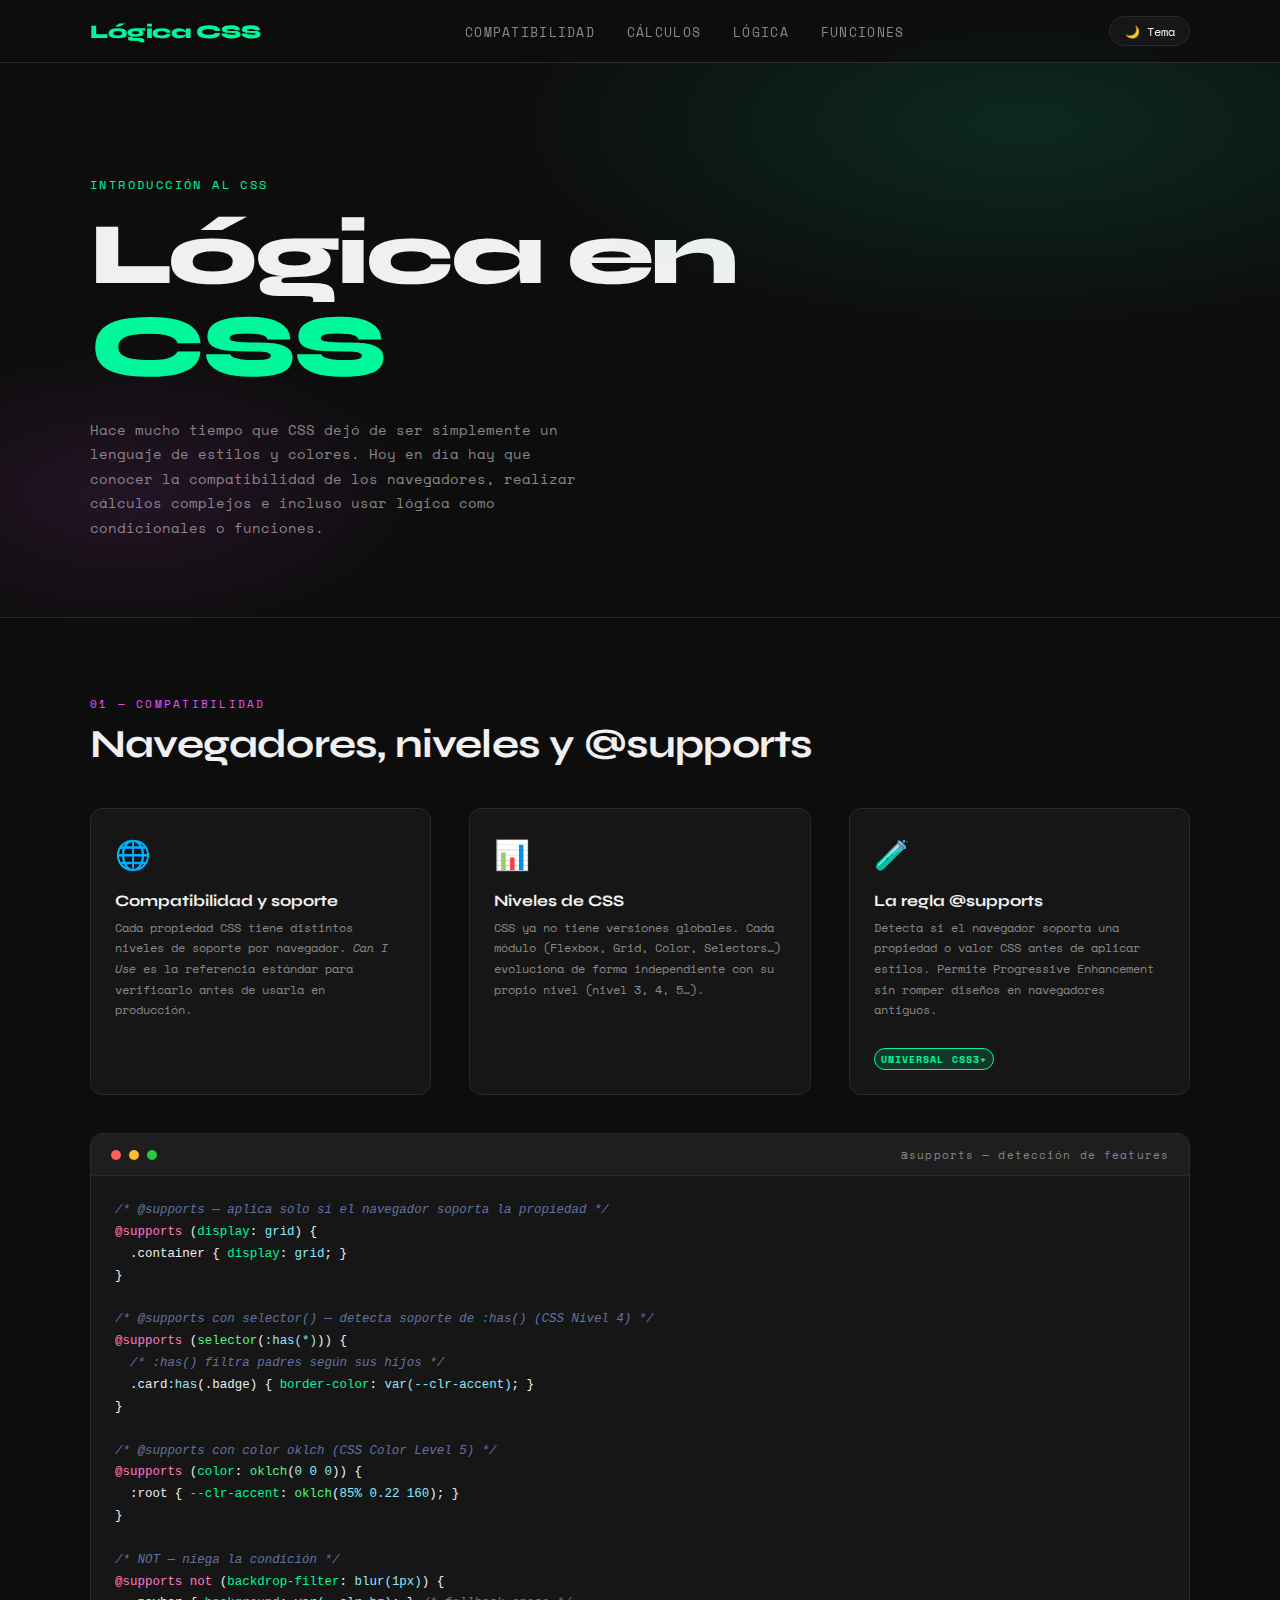
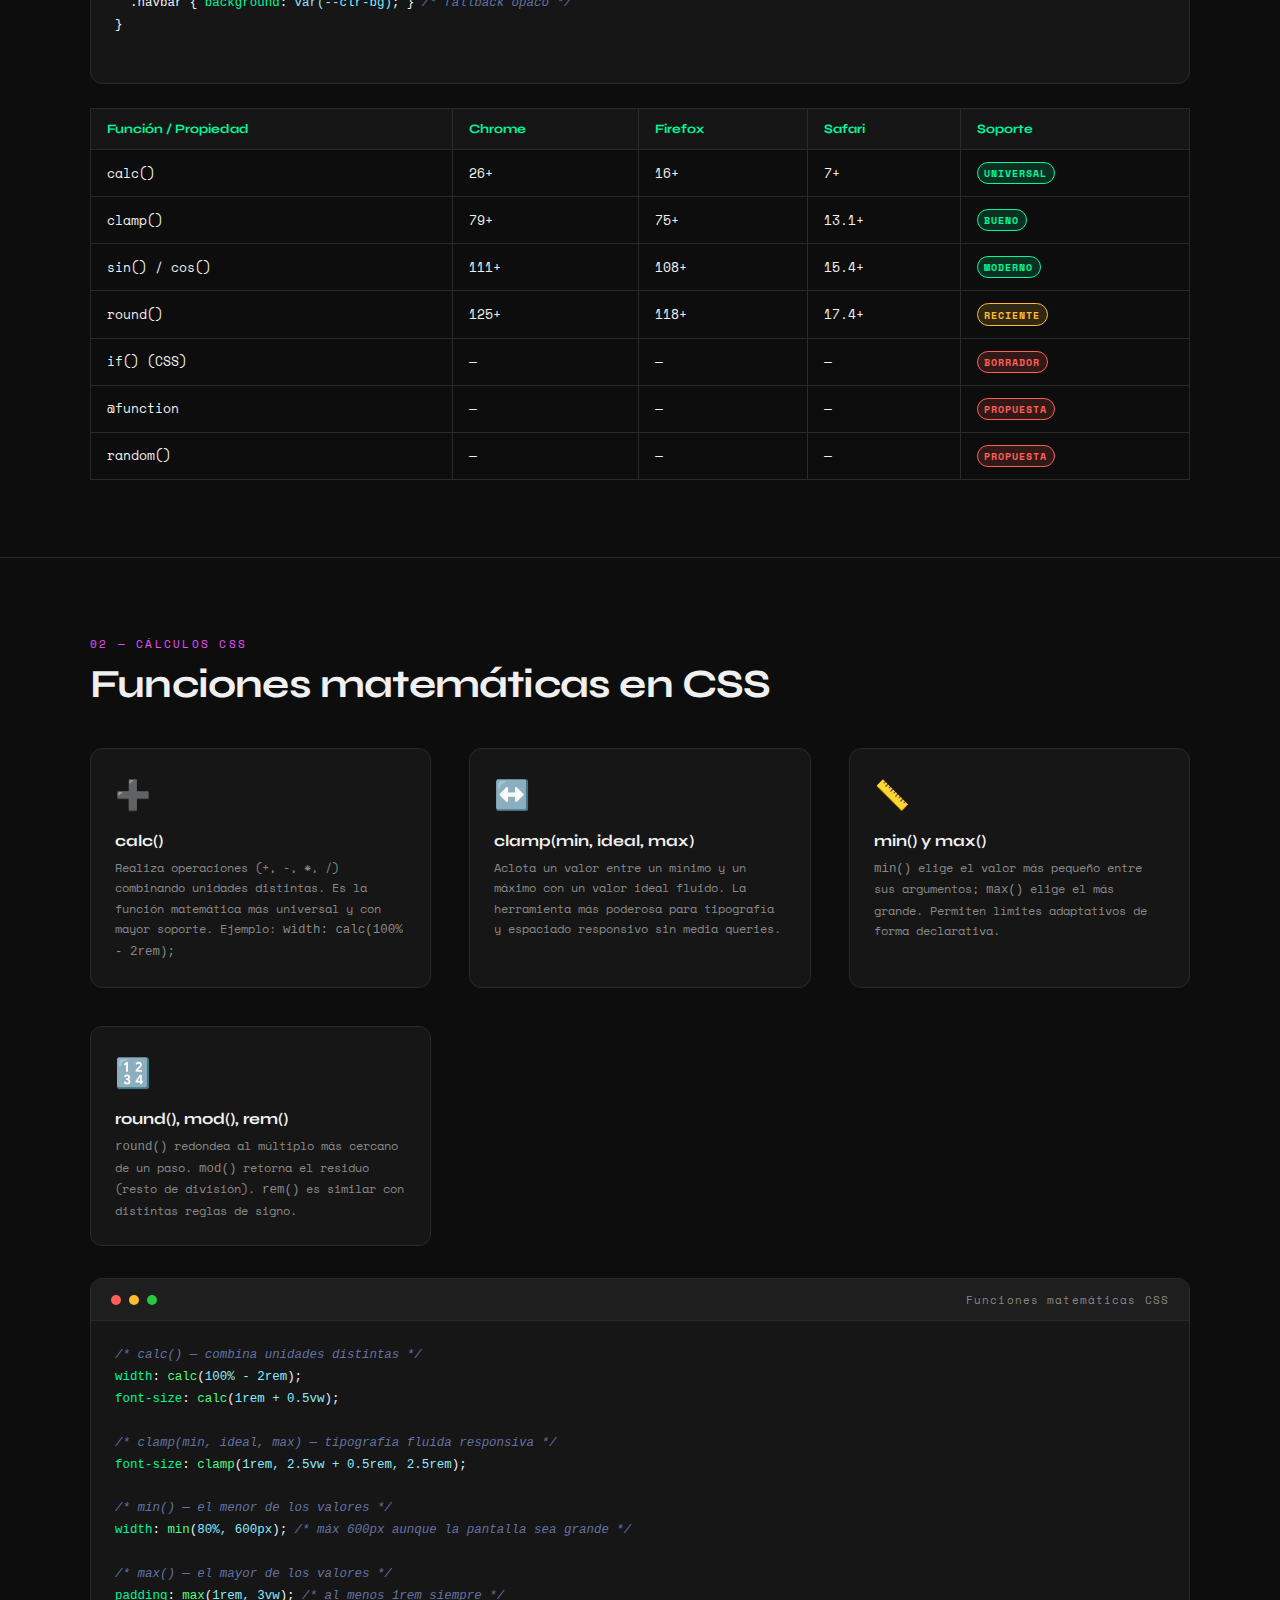
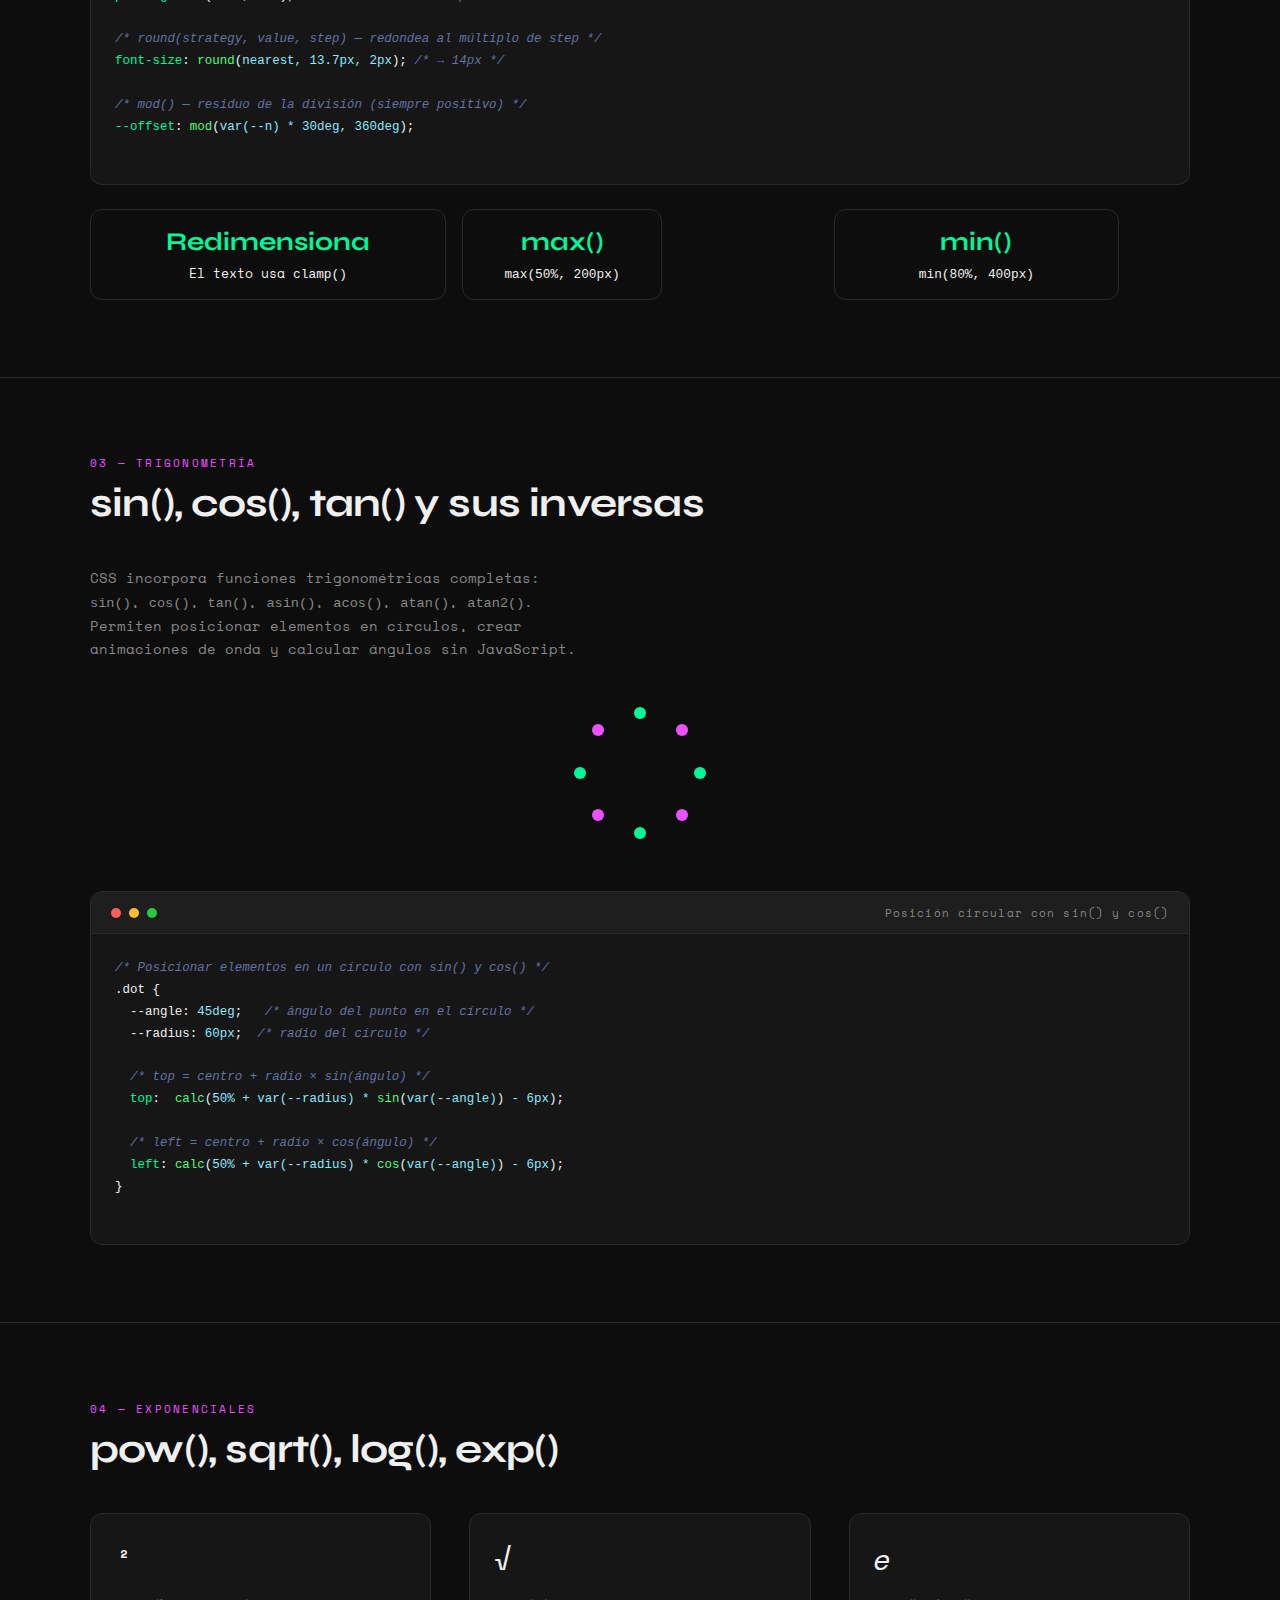
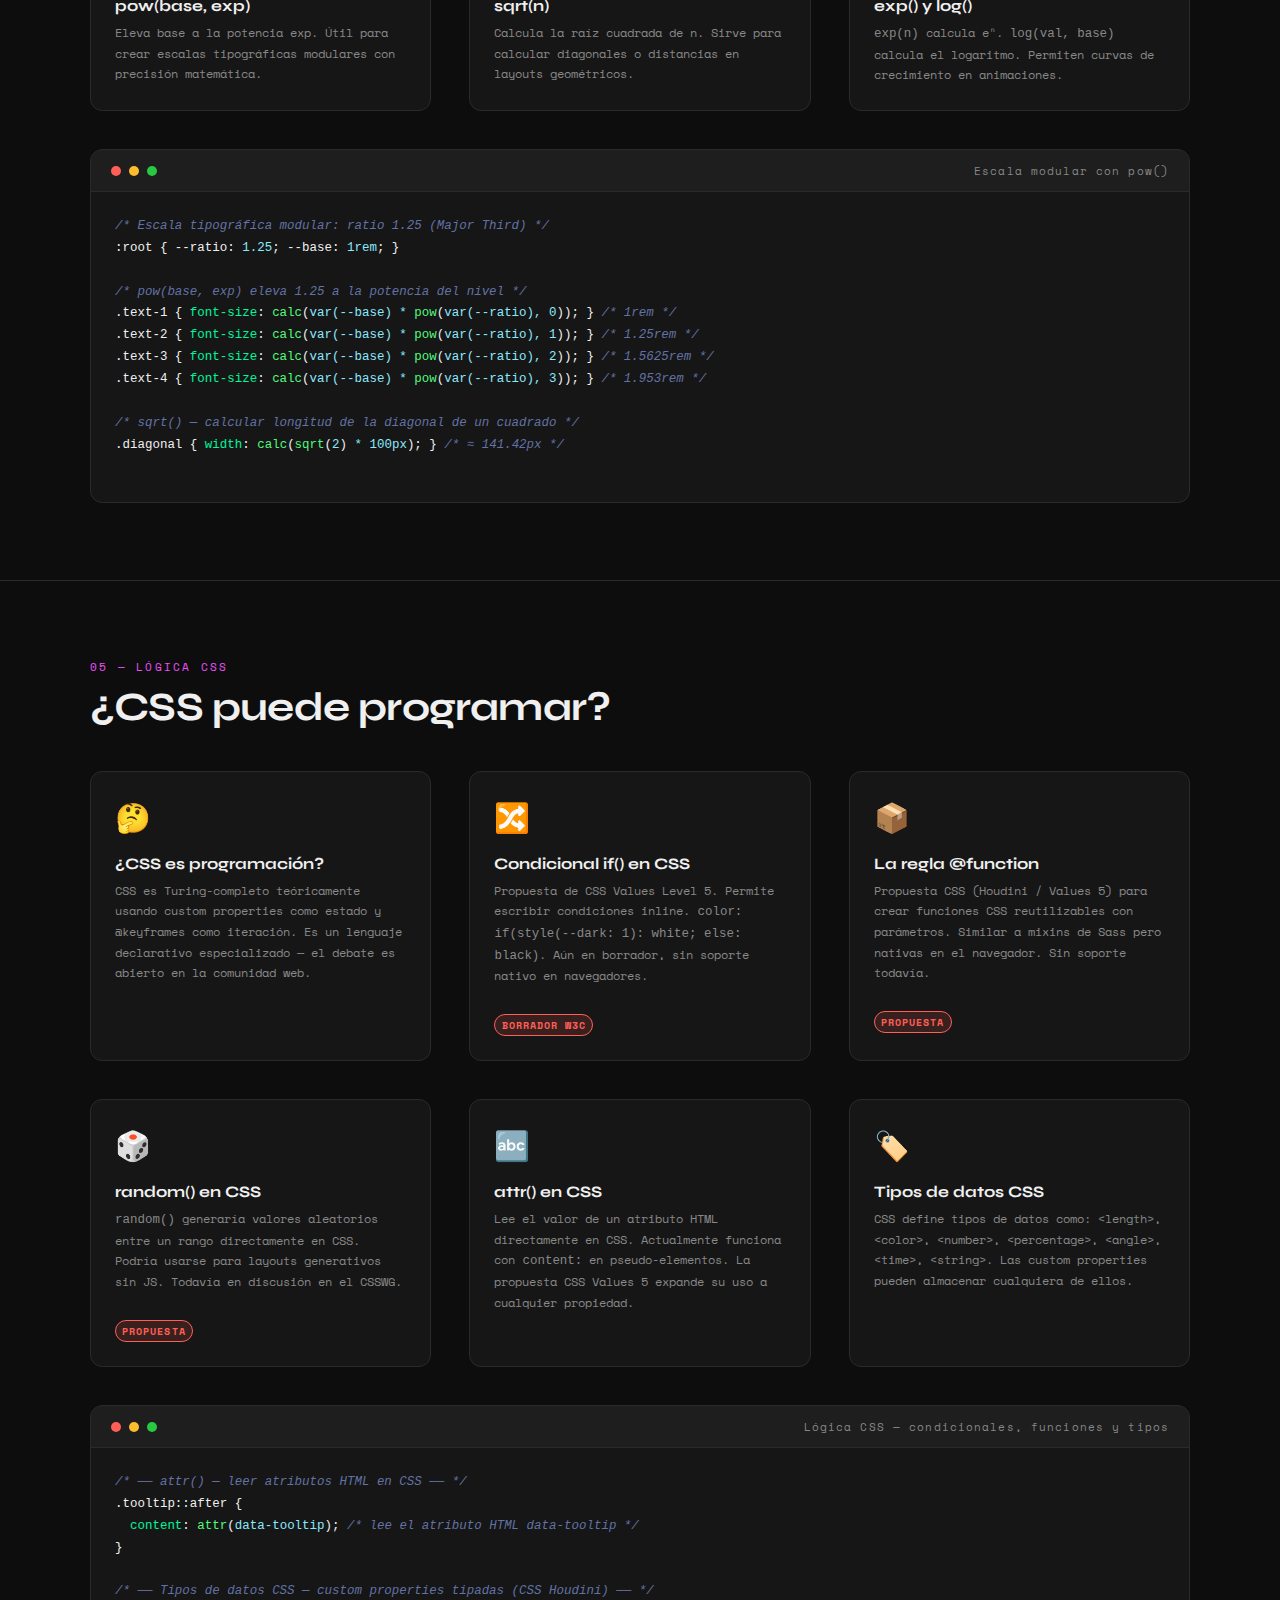
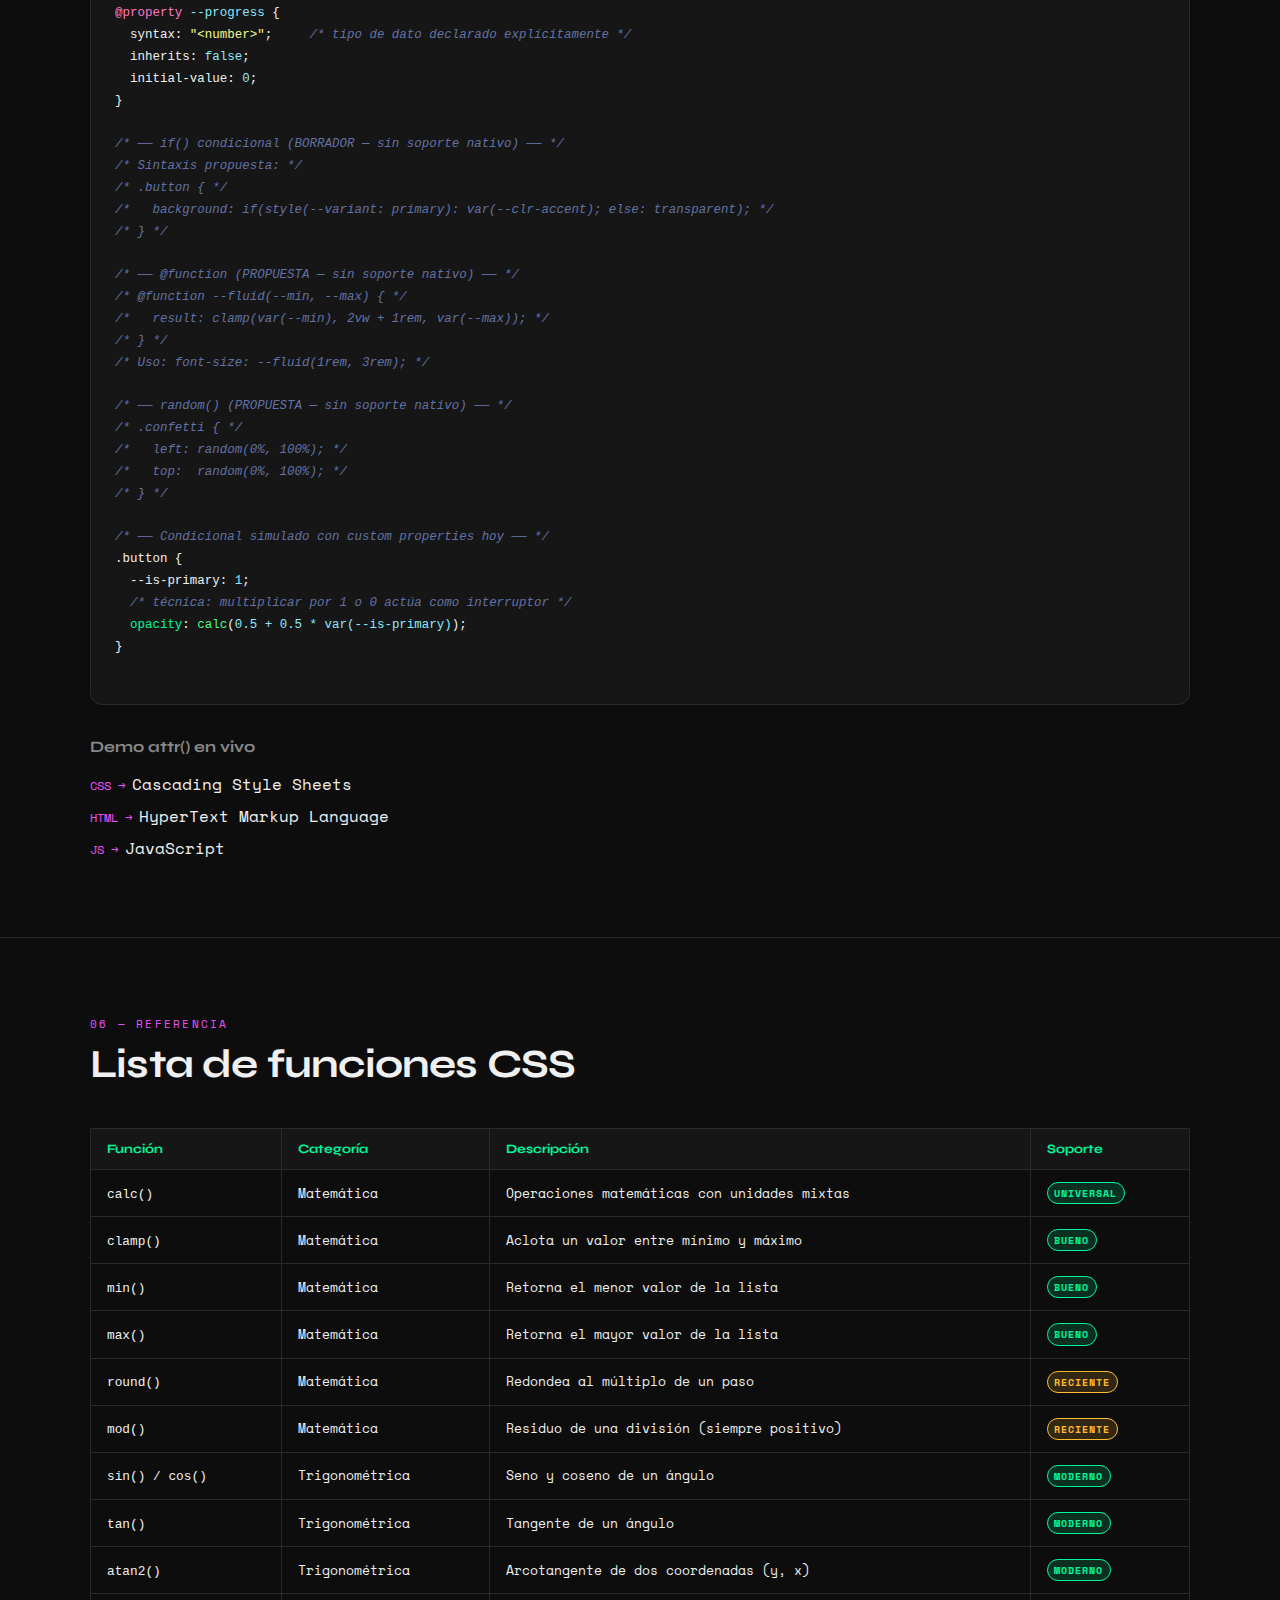
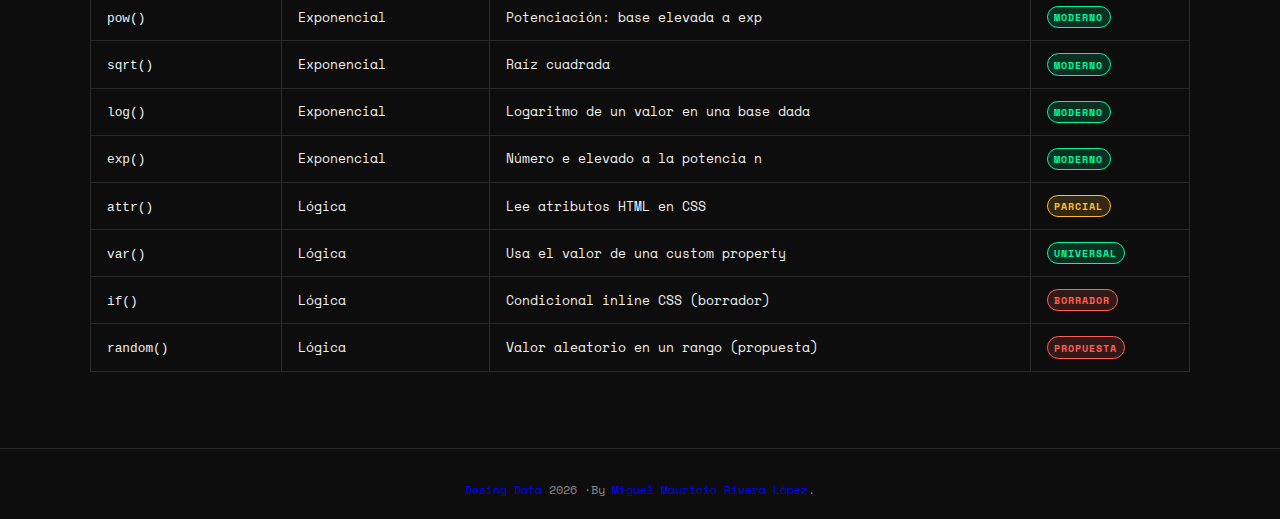
<file: logica/index.html>
<!DOCTYPE html>
<html lang="es" data-theme="dark">
<head>
  <meta charset="UTF-8" />
  <meta name="viewport" content="width=device-width, initial-scale=1.0" />
  <title>Lógica en CSS</title>
  <link rel="icon" href="https://desingdata.github.io/desingdata/img/DesingData_favicon-96x96.png" sizes="96x96" type="image/png">
  <link rel="preconnect" href="https://fonts.googleapis.com" />
  <link href="https://fonts.googleapis.com/css2?family=Space+Mono:wght@400;700&family=Syne:wght@400;700;800&display=swap" rel="stylesheet" />
  <link rel="stylesheet" href="css/styles.css">
</head>

<body>

  <!-- =============================================
       NAVBAR HAMBURGUESA — clase .is-open vía JS
  ============================================== -->
  <nav class="navbar" id="navbar" role="navigation" aria-label="Principal">
    <div class="container navbar__inner">
      <a href="#" class="navbar__logo">Lógica CSS</a>

      <!-- Links del menú -->
      <ul class="navbar__links" id="navLinks">
        <li><a href="#compatibilidad" class="nav-link">Compatibilidad</a></li>
        <li><a href="#calculos" class="nav-link">Cálculos</a></li>
        <li><a href="#logica" class="nav-link">Lógica</a></li>
        <li><a href="#funciones" class="nav-link">Funciones</a></li>
      </ul>

      <div class="navbar__controls">
        <!-- Botón cambio de tema -->
        <button class="theme-toggle" id="themeBtn" aria-label="Cambiar tema">
          🌙 Tema
        </button>

        <!-- Botón hamburguesa -->
        <button class="hamburger" id="menuBtn" aria-label="Abrir menú" aria-expanded="false">
          <span></span>
          <span></span>
          <span></span>
        </button>
      </div>
    </div>
  </nav>

  <!-- =============================================
       HERO
  ============================================== -->
  <header class="hero">
    <div class="container">
      <p class="hero__tag">Introducción al CSS</p>
      <h1 class="hero__title">
        Lógica en<br/><em>CSS</em>
      </h1>
      <p class="hero__sub">
        Hace mucho tiempo que CSS dejó de ser simplemente un lenguaje de estilos y colores. 
		Hoy en día hay que conocer la compatibilidad de los navegadores, 
		realizar cálculos complejos e incluso usar lógica como condicionales o funciones.
      </p>
    </div>
  </header>

  <main>

    <!-- =============================================
         SECCIÓN 1 — COMPATIBILIDAD
    ============================================== -->
    <section class="section" id="compatibilidad">
      <div class="container">
        <p class="section__label">01 — Compatibilidad</p>
        <h2 class="section__title">Navegadores, niveles y @supports</h2>

        <!-- Tarjetas conceptuales -->
        <div class="cards">

          <div class="card">
            <span class="card__icon">🌐</span>
            <h3 class="card__title">Compatibilidad y soporte</h3>
            <p class="card__desc">
              Cada propiedad CSS tiene distintos niveles de soporte por navegador.
              <em>Can I Use</em> es la referencia estándar para verificarlo antes
              de usarla en producción.
            </p>
          </div>

          <div class="card">
            <span class="card__icon">📊</span>
            <h3 class="card__title">Niveles de CSS</h3>
            <p class="card__desc">
              CSS ya no tiene versiones globales. Cada módulo (Flexbox, Grid,
              Color, Selectors…) evoluciona de forma independiente con su propio
              nivel (nivel 3, 4, 5…).
            </p>
          </div>

          <div class="card">
            <span class="card__icon">🧪</span>
            <h3 class="card__title">La regla @supports</h3>
            <p class="card__desc">
              Detecta si el navegador soporta una propiedad o valor CSS antes de
              aplicar estilos. Permite Progressive Enhancement sin romper diseños
              en navegadores antiguos.
            </p>
            <br/>
            <span class="badge badge--green">Universal CSS3+</span>
          </div>

        </div>

        <!-- Código @supports -->
        <div class="code-demo">
          <div class="code-demo__header">
            <div class="code-demo__dot"></div>
            <div class="code-demo__dot"></div>
            <div class="code-demo__dot"></div>
            <span class="code-demo__label">@supports — detección de features</span>
          </div>
          <pre><code><span class="c">/* @supports — aplica solo si el navegador soporta la propiedad */</span>
<span class="k">@supports</span> (<span class="p">display</span>: <span class="v">grid</span>) {
  .container { <span class="p">display</span>: <span class="v">grid</span>; }
}

<span class="c">/* @supports con selector() — detecta soporte de :has() (CSS Nivel 4) */</span>
<span class="k">@supports</span> (<span class="f">selector</span>(<span class="v">:has(*)</span>)) {
  <span class="c">/* :has() filtra padres según sus hijos */</span>
  .card<span class="v">:has</span>(.badge) { <span class="p">border-color</span>: <span class="v">var(--clr-accent)</span>; }
}

<span class="c">/* @supports con color oklch (CSS Color Level 5) */</span>
<span class="k">@supports</span> (<span class="p">color</span>: <span class="f">oklch</span>(<span class="v">0 0 0</span>)) {
  :root { <span class="p">--clr-accent</span>: <span class="f">oklch</span>(<span class="v">85% 0.22 160</span>); }
}

<span class="c">/* NOT — niega la condición */</span>
<span class="k">@supports not</span> (<span class="p">backdrop-filter</span>: <span class="v">blur(1px)</span>) {
  .navbar { <span class="p">background</span>: <span class="v">var(--clr-bg)</span>; } <span class="c">/* fallback opaco */</span>
}
          </code></pre>
        </div>

        <!-- Tabla de soporte de funciones -->
        <div class="table-wrap">
          <table>
            <thead>
              <tr>
                <th>Función / Propiedad</th>
                <th>Chrome</th>
                <th>Firefox</th>
                <th>Safari</th>
                <th>Soporte</th>
              </tr>
            </thead>
            <tbody>
              <tr><td>calc()</td><td>26+</td><td>16+</td><td>7+</td><td><span class="badge badge--green">Universal</span></td></tr>
              <tr><td>clamp()</td><td>79+</td><td>75+</td><td>13.1+</td><td><span class="badge badge--green">Bueno</span></td></tr>
              <tr><td>sin() / cos()</td><td>111+</td><td>108+</td><td>15.4+</td><td><span class="badge badge--green">Moderno</span></td></tr>
              <tr><td>round()</td><td>125+</td><td>118+</td><td>17.4+</td><td><span class="badge badge--yellow">Reciente</span></td></tr>
              <tr><td>if() (CSS)</td><td>—</td><td>—</td><td>—</td><td><span class="badge badge--red">Borrador</span></td></tr>
              <tr><td>@function</td><td>—</td><td>—</td><td>—</td><td><span class="badge badge--red">Propuesta</span></td></tr>
              <tr><td>random()</td><td>—</td><td>—</td><td>—</td><td><span class="badge badge--red">Propuesta</span></td></tr>
            </tbody>
          </table>
        </div>
      </div>
    </section>

    <!-- =============================================
         SECCIÓN 2 — CÁLCULOS CSS
    ============================================== -->
    <section class="section" id="calculos">
      <div class="container">
        <p class="section__label">02 — Cálculos CSS</p>
        <h2 class="section__title">Funciones matemáticas en CSS</h2>

        <div class="cards">

          <div class="card">
            <span class="card__icon">➕</span>
            <h3 class="card__title">calc()</h3>
            <p class="card__desc">
              Realiza operaciones (+, -, *, /) combinando unidades distintas.
              Es la función matemática más universal y con mayor soporte.
              Ejemplo: <code>width: calc(100% - 2rem);</code>
            </p>
          </div>

          <div class="card">
            <span class="card__icon">↔️</span>
            <h3 class="card__title">clamp(min, ideal, max)</h3>
            <p class="card__desc">
              Aclota un valor entre un mínimo y un máximo con un valor ideal
              fluido. La herramienta más poderosa para tipografía y espaciado
              responsivo sin media queries.
            </p>
          </div>

          <div class="card">
            <span class="card__icon">📏</span>
            <h3 class="card__title">min() y max()</h3>
            <p class="card__desc">
              <code>min()</code> elige el valor más pequeño entre sus argumentos;
              <code>max()</code> elige el más grande. Permiten límites adaptativos
              de forma declarativa.
            </p>
          </div>

          <div class="card">
            <span class="card__icon">🔢</span>
            <h3 class="card__title">round(), mod(), rem()</h3>
            <p class="card__desc">
              <code>round()</code> redondea al múltiplo más cercano de un paso.
              <code>mod()</code> retorna el residuo (resto de división).
              <code>rem()</code> es similar con distintas reglas de signo.
            </p>
          </div>

        </div>

        <!-- Demo visual clamp() -->
        <div class="code-demo" style="margin-block-start: 2rem;">
          <div class="code-demo__header">
            <div class="code-demo__dot"></div>
            <div class="code-demo__dot"></div>
            <div class="code-demo__dot"></div>
            <span class="code-demo__label">Funciones matemáticas CSS</span>
          </div>
          <pre><code><span class="c">/* calc() — combina unidades distintas */</span>
<span class="p">width</span>: <span class="f">calc</span>(<span class="v">100% - 2rem</span>);
<span class="p">font-size</span>: <span class="f">calc</span>(<span class="v">1rem + 0.5vw</span>);

<span class="c">/* clamp(min, ideal, max) — tipografía fluida responsiva */</span>
<span class="p">font-size</span>: <span class="f">clamp</span>(<span class="v">1rem, 2.5vw + 0.5rem, 2.5rem</span>);

<span class="c">/* min() — el menor de los valores */</span>
<span class="p">width</span>: <span class="f">min</span>(<span class="v">80%, 600px</span>); <span class="c">/* máx 600px aunque la pantalla sea grande */</span>

<span class="c">/* max() — el mayor de los valores */</span>
<span class="p">padding</span>: <span class="f">max</span>(<span class="v">1rem, 3vw</span>); <span class="c">/* al menos 1rem siempre */</span>

<span class="c">/* round(strategy, value, step) — redondea al múltiplo de step */</span>
<span class="p">font-size</span>: <span class="f">round</span>(<span class="v">nearest, 13.7px, 2px</span>); <span class="c">/* → 14px */</span>

<span class="c">/* mod() — residuo de la división (siempre positivo) */</span>
<span class="p">--offset</span>: <span class="f">mod</span>(<span class="v">var(--n) * 30deg, 360deg</span>);
          </code></pre>
        </div>

        <!-- Demo visual interactiva de clamp -->
        <div class="demo-calc">
          <div class="demo-calc__box">
            <strong>Redimensiona</strong>
            El texto usa <code>clamp()</code>
          </div>
          <div class="demo-calc__box box-max">
            <strong>max()</strong>
            <code>max(50%, 200px)</code>
          </div>
          <div class="demo-calc__box box-min">
            <strong>min()</strong>
            <code>min(80%, 400px)</code>
          </div>
        </div>
      </div>
    </section>

    <!-- =============================================
         SECCIÓN 3 — FUNCIONES TRIGONOMÉTRICAS
    ============================================== -->
    <section class="section">
      <div class="container">
        <p class="section__label">03 — Trigonometría</p>
        <h2 class="section__title">sin(), cos(), tan() y sus inversas</h2>

        <p style="color:var(--clr-muted); font-size:0.85rem; max-width:55ch; line-height:1.7; margin-block-end:1.5rem;">
          CSS incorpora funciones trigonométricas completas:
          <code>sin()</code>, <code>cos()</code>, <code>tan()</code>,
          <code>asin()</code>, <code>acos()</code>, <code>atan()</code>, <code>atan2()</code>.
          Permiten posicionar elementos en círculos, crear animaciones de onda y
          calcular ángulos sin JavaScript.
        </p>

        <!-- Demo visual: puntos posicionados con sin/cos -->
        <div class="trig-demo">
          <div class="trig-dot"></div>
          <div class="trig-dot"></div>
          <div class="trig-dot"></div>
          <div class="trig-dot"></div>
          <div class="trig-dot"></div>
          <div class="trig-dot"></div>
          <div class="trig-dot"></div>
          <div class="trig-dot"></div>
        </div>

        <div class="code-demo">
          <div class="code-demo__header">
            <div class="code-demo__dot"></div>
            <div class="code-demo__dot"></div>
            <div class="code-demo__dot"></div>
            <span class="code-demo__label">Posición circular con sin() y cos()</span>
          </div>
          <pre><code><span class="c">/* Posicionar elementos en un círculo con sin() y cos() */</span>
.dot {
  --angle: <span class="v">45deg</span>;   <span class="c">/* ángulo del punto en el círculo */</span>
  --radius: <span class="v">60px</span>;  <span class="c">/* radio del círculo */</span>

  <span class="c">/* top = centro + radio × sin(ángulo) */</span>
  <span class="p">top</span>:  <span class="f">calc</span>(<span class="v">50% + var(--radius) * </span><span class="f">sin</span>(<span class="v">var(--angle)</span>)<span class="v"> - 6px</span>);

  <span class="c">/* left = centro + radio × cos(ángulo) */</span>
  <span class="p">left</span>: <span class="f">calc</span>(<span class="v">50% + var(--radius) * </span><span class="f">cos</span>(<span class="v">var(--angle)</span>)<span class="v"> - 6px</span>);
}
          </code></pre>
        </div>
      </div>
    </section>

    <!-- =============================================
         SECCIÓN 4 — FUNCIONES EXPONENCIALES
    ============================================== -->
    <section class="section">
      <div class="container">
        <p class="section__label">04 — Exponenciales</p>
        <h2 class="section__title">pow(), sqrt(), log(), exp()</h2>

        <div class="cards">
          <div class="card">
            <span class="card__icon">²</span>
            <h3 class="card__title">pow(base, exp)</h3>
            <p class="card__desc">Eleva base a la potencia exp. Útil para crear escalas tipográficas modulares con precisión matemática.</p>
          </div>
          <div class="card">
            <span class="card__icon">√</span>
            <h3 class="card__title">sqrt(n)</h3>
            <p class="card__desc">Calcula la raíz cuadrada de n. Sirve para calcular diagonales o distancias en layouts geométricos.</p>
          </div>
          <div class="card">
            <span class="card__icon">𝑒</span>
            <h3 class="card__title">exp() y log()</h3>
            <p class="card__desc"><code>exp(n)</code> calcula eⁿ. <code>log(val, base)</code> calcula el logaritmo. Permiten curvas de crecimiento en animaciones.</p>
          </div>
        </div>

        <div class="code-demo">
          <div class="code-demo__header">
            <div class="code-demo__dot"></div>
            <div class="code-demo__dot"></div>
            <div class="code-demo__dot"></div>
            <span class="code-demo__label">Escala modular con pow()</span>
          </div>
          <pre><code><span class="c">/* Escala tipográfica modular: ratio 1.25 (Major Third) */</span>
:root { --ratio: <span class="v">1.25</span>; --base: <span class="v">1rem</span>; }

<span class="c">/* pow(base, exp) eleva 1.25 a la potencia del nivel */</span>
.text-1 { <span class="p">font-size</span>: <span class="f">calc</span>(<span class="v">var(--base) * </span><span class="f">pow</span>(<span class="v">var(--ratio), 0</span>)); } <span class="c">/* 1rem */</span>
.text-2 { <span class="p">font-size</span>: <span class="f">calc</span>(<span class="v">var(--base) * </span><span class="f">pow</span>(<span class="v">var(--ratio), 1</span>)); } <span class="c">/* 1.25rem */</span>
.text-3 { <span class="p">font-size</span>: <span class="f">calc</span>(<span class="v">var(--base) * </span><span class="f">pow</span>(<span class="v">var(--ratio), 2</span>)); } <span class="c">/* 1.5625rem */</span>
.text-4 { <span class="p">font-size</span>: <span class="f">calc</span>(<span class="v">var(--base) * </span><span class="f">pow</span>(<span class="v">var(--ratio), 3</span>)); } <span class="c">/* 1.953rem */</span>

<span class="c">/* sqrt() — calcular longitud de la diagonal de un cuadrado */</span>
.diagonal { <span class="p">width</span>: <span class="f">calc</span>(<span class="f">sqrt</span>(<span class="v">2</span>) <span class="v">* 100px</span>); } <span class="c">/* ≈ 141.42px */</span>
          </code></pre>
        </div>
      </div>
    </section>

    <!-- =============================================
         SECCIÓN 5 — LÓGICA CSS
    ============================================== -->
    <section class="section" id="logica">
      <div class="container">
        <p class="section__label">05 — Lógica CSS</p>
        <h2 class="section__title">¿CSS puede programar?</h2>

        <div class="cards">

          <div class="card">
            <span class="card__icon">🤔</span>
            <h3 class="card__title">¿CSS es programación?</h3>
            <p class="card__desc">
              CSS es Turing-completo teóricamente usando custom properties como
              estado y @keyframes como iteración. Es un lenguaje declarativo
              especializado — el debate es abierto en la comunidad web.
            </p>
          </div>

          <div class="card">
            <span class="card__icon">🔀</span>
            <h3 class="card__title">Condicional if() en CSS</h3>
            <p class="card__desc">
              Propuesta de CSS Values Level 5. Permite escribir condiciones inline.
              <code>color: if(style(--dark: 1): white; else: black)</code>.
              Aún en borrador, sin soporte nativo en navegadores.
            </p>
            <br/><span class="badge badge--red">Borrador W3C</span>
          </div>

          <div class="card">
            <span class="card__icon">📦</span>
            <h3 class="card__title">La regla @function</h3>
            <p class="card__desc">
              Propuesta CSS (Houdini / Values 5) para crear funciones CSS
              reutilizables con parámetros. Similar a mixins de Sass pero nativas
              en el navegador. Sin soporte todavía.
            </p>
            <br/><span class="badge badge--red">Propuesta</span>
          </div>

          <div class="card">
            <span class="card__icon">🎲</span>
            <h3 class="card__title">random() en CSS</h3>
            <p class="card__desc">
              <code>random()</code> generaría valores aleatorios entre un rango
              directamente en CSS. Podría usarse para layouts generativos sin JS.
              Todavía en discusión en el CSSWG.
            </p>
            <br/><span class="badge badge--red">Propuesta</span>
          </div>

          <div class="card">
            <span class="card__icon">🔤</span>
            <h3 class="card__title">attr() en CSS</h3>
            <p class="card__desc">
              Lee el valor de un atributo HTML directamente en CSS. Actualmente
              funciona con <code>content:</code> en pseudo-elementos. La propuesta
              CSS Values 5 expande su uso a cualquier propiedad.
            </p>
          </div>

          <div class="card">
            <span class="card__icon">🏷️</span>
            <h3 class="card__title">Tipos de datos CSS</h3>
            <p class="card__desc">
              CSS define tipos de datos como: &lt;length&gt;, &lt;color&gt;,
              &lt;number&gt;, &lt;percentage&gt;, &lt;angle&gt;, &lt;time&gt;,
              &lt;string&gt;. Las custom properties pueden almacenar cualquiera
              de ellos.
            </p>
          </div>

        </div>

        <!-- Código Lógica CSS -->
        <div class="code-demo">
          <div class="code-demo__header">
            <div class="code-demo__dot"></div>
            <div class="code-demo__dot"></div>
            <div class="code-demo__dot"></div>
            <span class="code-demo__label">Lógica CSS — condicionales, funciones y tipos</span>
          </div>
          <pre><code><span class="c">/* ── attr() — leer atributos HTML en CSS ── */</span>
.tooltip::after {
  <span class="p">content</span>: <span class="f">attr</span>(<span class="v">data-tooltip</span>); <span class="c">/* lee el atributo HTML data-tooltip */</span>
}

<span class="c">/* ── Tipos de datos CSS — custom properties tipadas (CSS Houdini) ── */</span>
<span class="k">@property</span> <span class="v">--progress</span> {
  syntax: <span class="s">"&lt;number&gt;"</span>;     <span class="c">/* tipo de dato declarado explícitamente */</span>
  inherits: <span class="v">false</span>;
  initial-value: <span class="v">0</span>;
}

<span class="c">/* ── if() condicional (BORRADOR — sin soporte nativo) ── */</span>
<span class="c">/* Sintaxis propuesta: */</span>
<span class="c">/* .button { */</span>
<span class="c">/*   background: if(style(--variant: primary): var(--clr-accent); else: transparent); */</span>
<span class="c">/* } */</span>

<span class="c">/* ── @function (PROPUESTA — sin soporte nativo) ── */</span>
<span class="c">/* @function --fluid(--min, --max) { */</span>
<span class="c">/*   result: clamp(var(--min), 2vw + 1rem, var(--max)); */</span>
<span class="c">/* } */</span>
<span class="c">/* Uso: font-size: --fluid(1rem, 3rem); */</span>

<span class="c">/* ── random() (PROPUESTA — sin soporte nativo) ── */</span>
<span class="c">/* .confetti { */</span>
<span class="c">/*   left: random(0%, 100%); */</span>
<span class="c">/*   top:  random(0%, 100%); */</span>
<span class="c">/* } */</span>

<span class="c">/* ── Condicional simulado con custom properties hoy ── */</span>
.button {
  --is-primary: <span class="v">1</span>;
  <span class="c">/* técnica: multiplicar por 1 o 0 actúa como interruptor */</span>
  <span class="p">opacity</span>: <span class="f">calc</span>(<span class="v">0.5 + 0.5 * var(--is-primary)</span>);
}
          </code></pre>
        </div>

        <!-- Demo attr() en vivo -->
        <div style="margin-block-start: 2rem;">
          <h3 style="font-family:var(--font-display); font-size:1rem; margin-block-end:1rem; color:var(--clr-muted);">Demo attr() en vivo</h3>
          <div class="attr-demo" style="display:flex; flex-direction:column; gap:0.5rem;">
            <span data-label="CSS">Cascading Style Sheets</span>
            <span data-label="HTML">HyperText Markup Language</span>
            <span data-label="JS">JavaScript</span>
          </div>
        </div>
      </div>
    </section>

    <!-- =============================================
         SECCIÓN 6 — LISTA DE FUNCIONES CSS
    ============================================== -->
    <section class="section" id="funciones">
      <div class="container">
        <p class="section__label">06 — Referencia</p>
        <h2 class="section__title">Lista de funciones CSS</h2>

        <div class="table-wrap">
          <table>
            <thead>
              <tr>
                <th>Función</th>
                <th>Categoría</th>
                <th>Descripción</th>
                <th>Soporte</th>
              </tr>
            </thead>
            <tbody>
              <tr><td><code>calc()</code></td><td>Matemática</td><td>Operaciones matemáticas con unidades mixtas</td><td><span class="badge badge--green">Universal</span></td></tr>
              <tr><td><code>clamp()</code></td><td>Matemática</td><td>Aclota un valor entre mínimo y máximo</td><td><span class="badge badge--green">Bueno</span></td></tr>
              <tr><td><code>min()</code></td><td>Matemática</td><td>Retorna el menor valor de la lista</td><td><span class="badge badge--green">Bueno</span></td></tr>
              <tr><td><code>max()</code></td><td>Matemática</td><td>Retorna el mayor valor de la lista</td><td><span class="badge badge--green">Bueno</span></td></tr>
              <tr><td><code>round()</code></td><td>Matemática</td><td>Redondea al múltiplo de un paso</td><td><span class="badge badge--yellow">Reciente</span></td></tr>
              <tr><td><code>mod()</code></td><td>Matemática</td><td>Residuo de una división (siempre positivo)</td><td><span class="badge badge--yellow">Reciente</span></td></tr>
              <tr><td><code>sin() / cos()</code></td><td>Trigonométrica</td><td>Seno y coseno de un ángulo</td><td><span class="badge badge--green">Moderno</span></td></tr>
              <tr><td><code>tan()</code></td><td>Trigonométrica</td><td>Tangente de un ángulo</td><td><span class="badge badge--green">Moderno</span></td></tr>
              <tr><td><code>atan2()</code></td><td>Trigonométrica</td><td>Arcotangente de dos coordenadas (y, x)</td><td><span class="badge badge--green">Moderno</span></td></tr>
              <tr><td><code>pow()</code></td><td>Exponencial</td><td>Potenciación: base elevada a exp</td><td><span class="badge badge--green">Moderno</span></td></tr>
              <tr><td><code>sqrt()</code></td><td>Exponencial</td><td>Raíz cuadrada</td><td><span class="badge badge--green">Moderno</span></td></tr>
              <tr><td><code>log()</code></td><td>Exponencial</td><td>Logaritmo de un valor en una base dada</td><td><span class="badge badge--green">Moderno</span></td></tr>
              <tr><td><code>exp()</code></td><td>Exponencial</td><td>Número e elevado a la potencia n</td><td><span class="badge badge--green">Moderno</span></td></tr>
              <tr><td><code>attr()</code></td><td>Lógica</td><td>Lee atributos HTML en CSS</td><td><span class="badge badge--yellow">Parcial</span></td></tr>
              <tr><td><code>var()</code></td><td>Lógica</td><td>Usa el valor de una custom property</td><td><span class="badge badge--green">Universal</span></td></tr>
              <tr><td><code>if()</code></td><td>Lógica</td><td>Condicional inline CSS (borrador)</td><td><span class="badge badge--red">Borrador</span></td></tr>
              <tr><td><code>random()</code></td><td>Lógica</td><td>Valor aleatorio en un rango (propuesta)</td><td><span class="badge badge--red">Propuesta</span></td></tr>
            </tbody>
          </table>
        </div>
      </div>
    </section>

  </main>

  <footer>
    <div class="container">
      <span class="footer-tag">
        <a style="text-decoration: none;" href="https://desingdata.github.io/desingdata/" target="_blank">Desing Data</a> 2026
    </span> 
    <span class="footer-tag">
         ·By <a style="text-decoration: none;" href="https://miguelmauricioriveralopez18686.github.io/mrlPortafolio/" target="_blank">
      Miguel Mauricio Rivera López</a>.
    </span>
    </div>
  </footer>

  <script>
    /* ─── CAMBIO DE TEMA ────────────────────────────────────────────
     * Alterna data-theme entre "dark" y "light" en <html>.
     * Las custom properties se actualizan y la transición CSS
     * definida en --transition-theme anima el cambio suavemente.
     */
    const themeBtn = document.getElementById('themeBtn');
    const html = document.documentElement;

    themeBtn.addEventListener('click', () => {
      const isDark = html.getAttribute('data-theme') === 'dark';
      html.setAttribute('data-theme', isDark ? 'light' : 'dark');
      themeBtn.textContent = isDark ? '☀️ Tema' : '🌙 Tema';
    });

    /* ─── NAVBAR HAMBURGUESA ────────────────────────────────────────
     * Añade/quita la clase .is-open en el <nav>.
     * CSS gestiona toda la animación de apertura/cierre.
     * También cierra el menú al hacer click en un enlace (UX móvil).
     */
    const navbar  = document.getElementById('navbar');
    const menuBtn = document.getElementById('menuBtn');
    const navLinks = document.querySelectorAll('.nav-link');

    menuBtn.addEventListener('click', () => {
      const isOpen = navbar.classList.toggle('is-open');
      menuBtn.setAttribute('aria-expanded', isOpen);
      menuBtn.setAttribute('aria-label', isOpen ? 'Cerrar menú' : 'Abrir menú');
    });

    // Cerrar menú al pulsar un enlace
    navLinks.forEach(link => {
      link.addEventListener('click', () => {
        navbar.classList.remove('is-open');
        menuBtn.setAttribute('aria-expanded', 'false');
        menuBtn.setAttribute('aria-label', 'Abrir menú');
      });
    });

    // Cerrar menú al hacer click fuera
    document.addEventListener('click', (e) => {
      if (!navbar.contains(e.target)) {
        navbar.classList.remove('is-open');
        menuBtn.setAttribute('aria-expanded', 'false');
      }
    });
  </script>

</body>
</html>
</file>
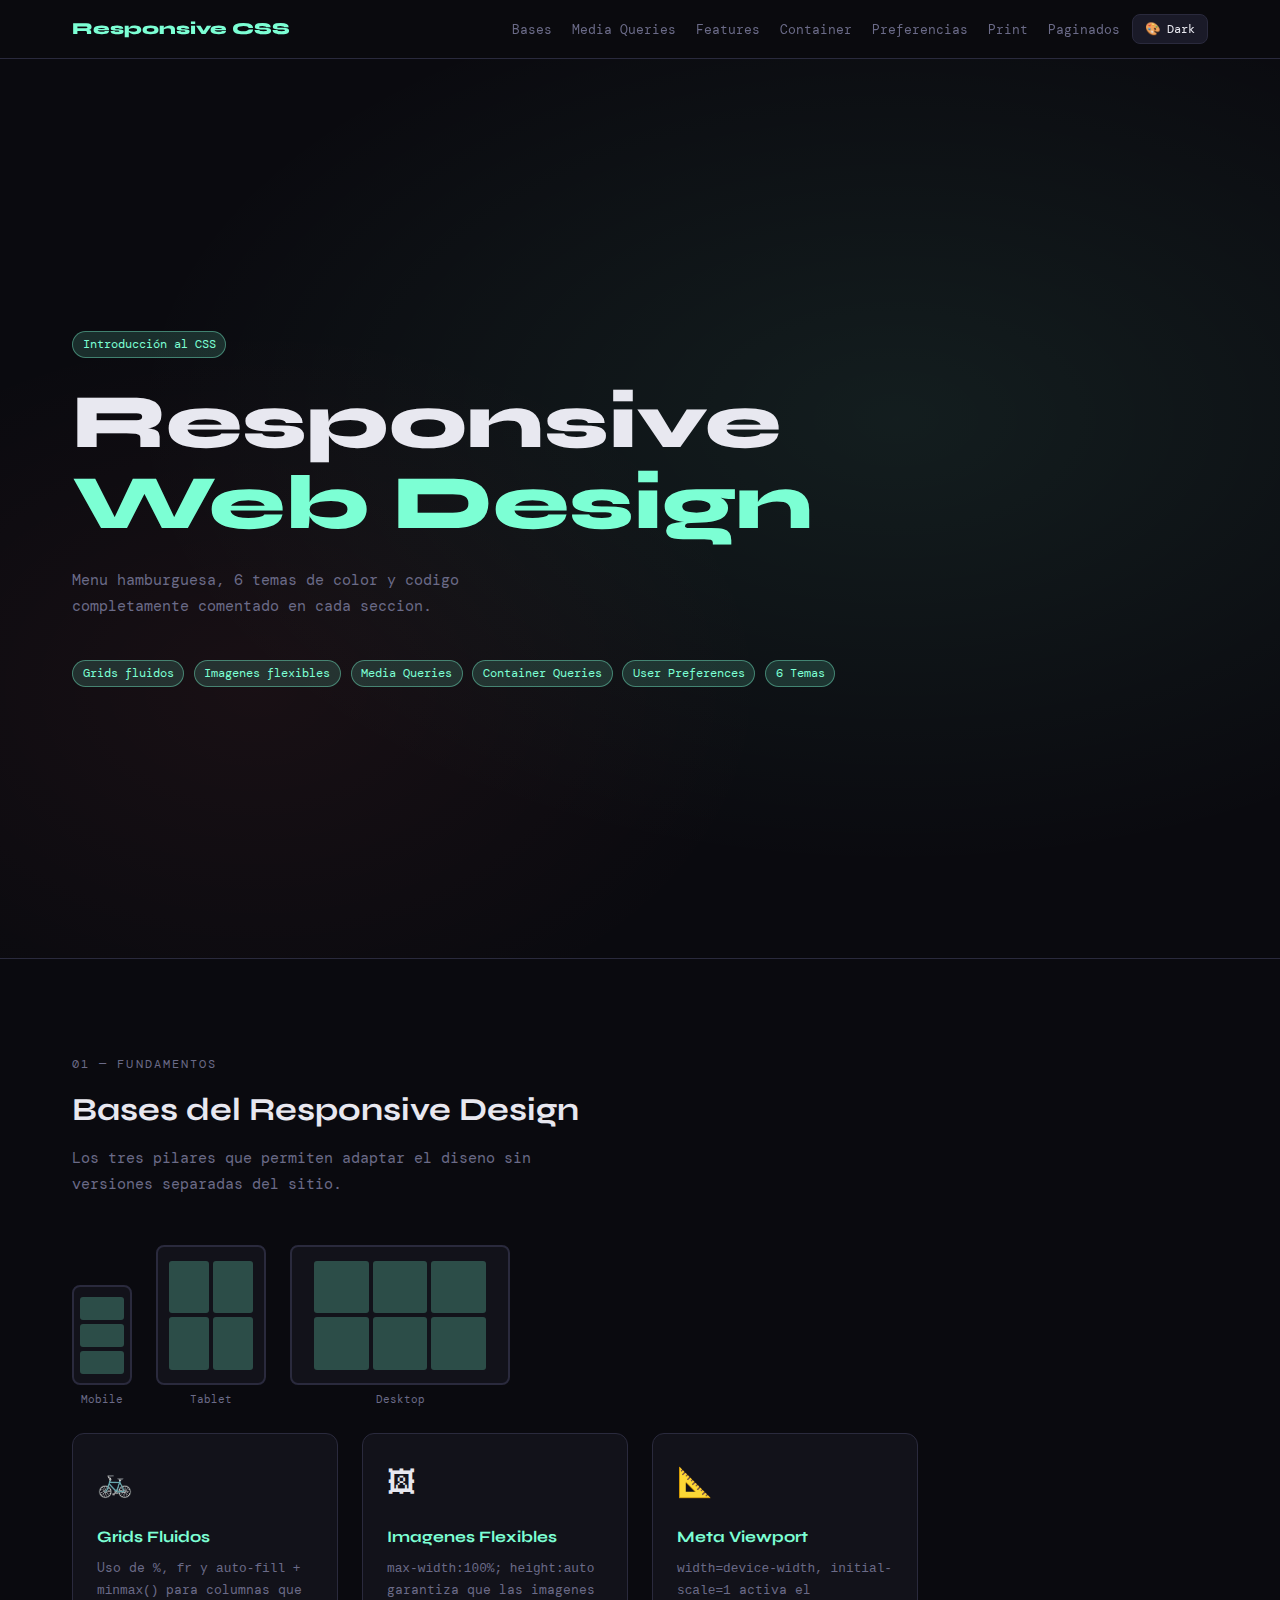
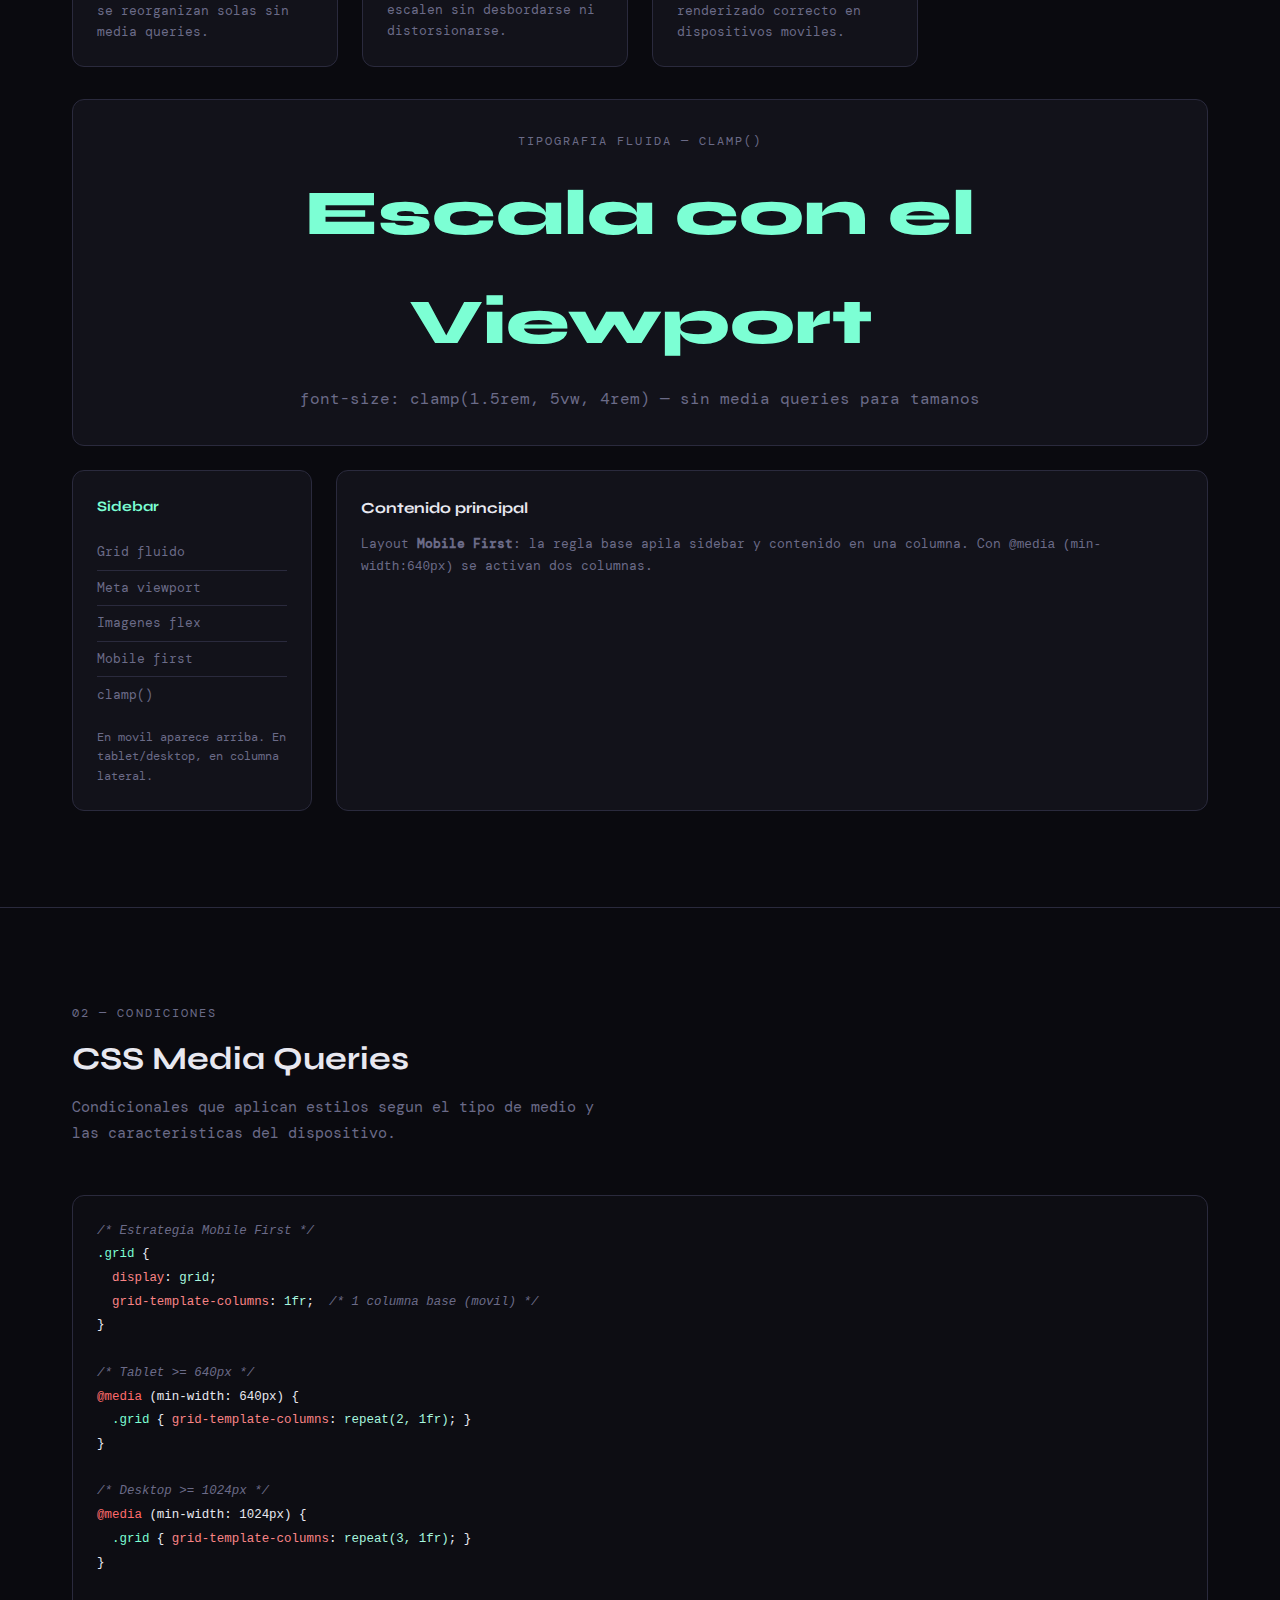
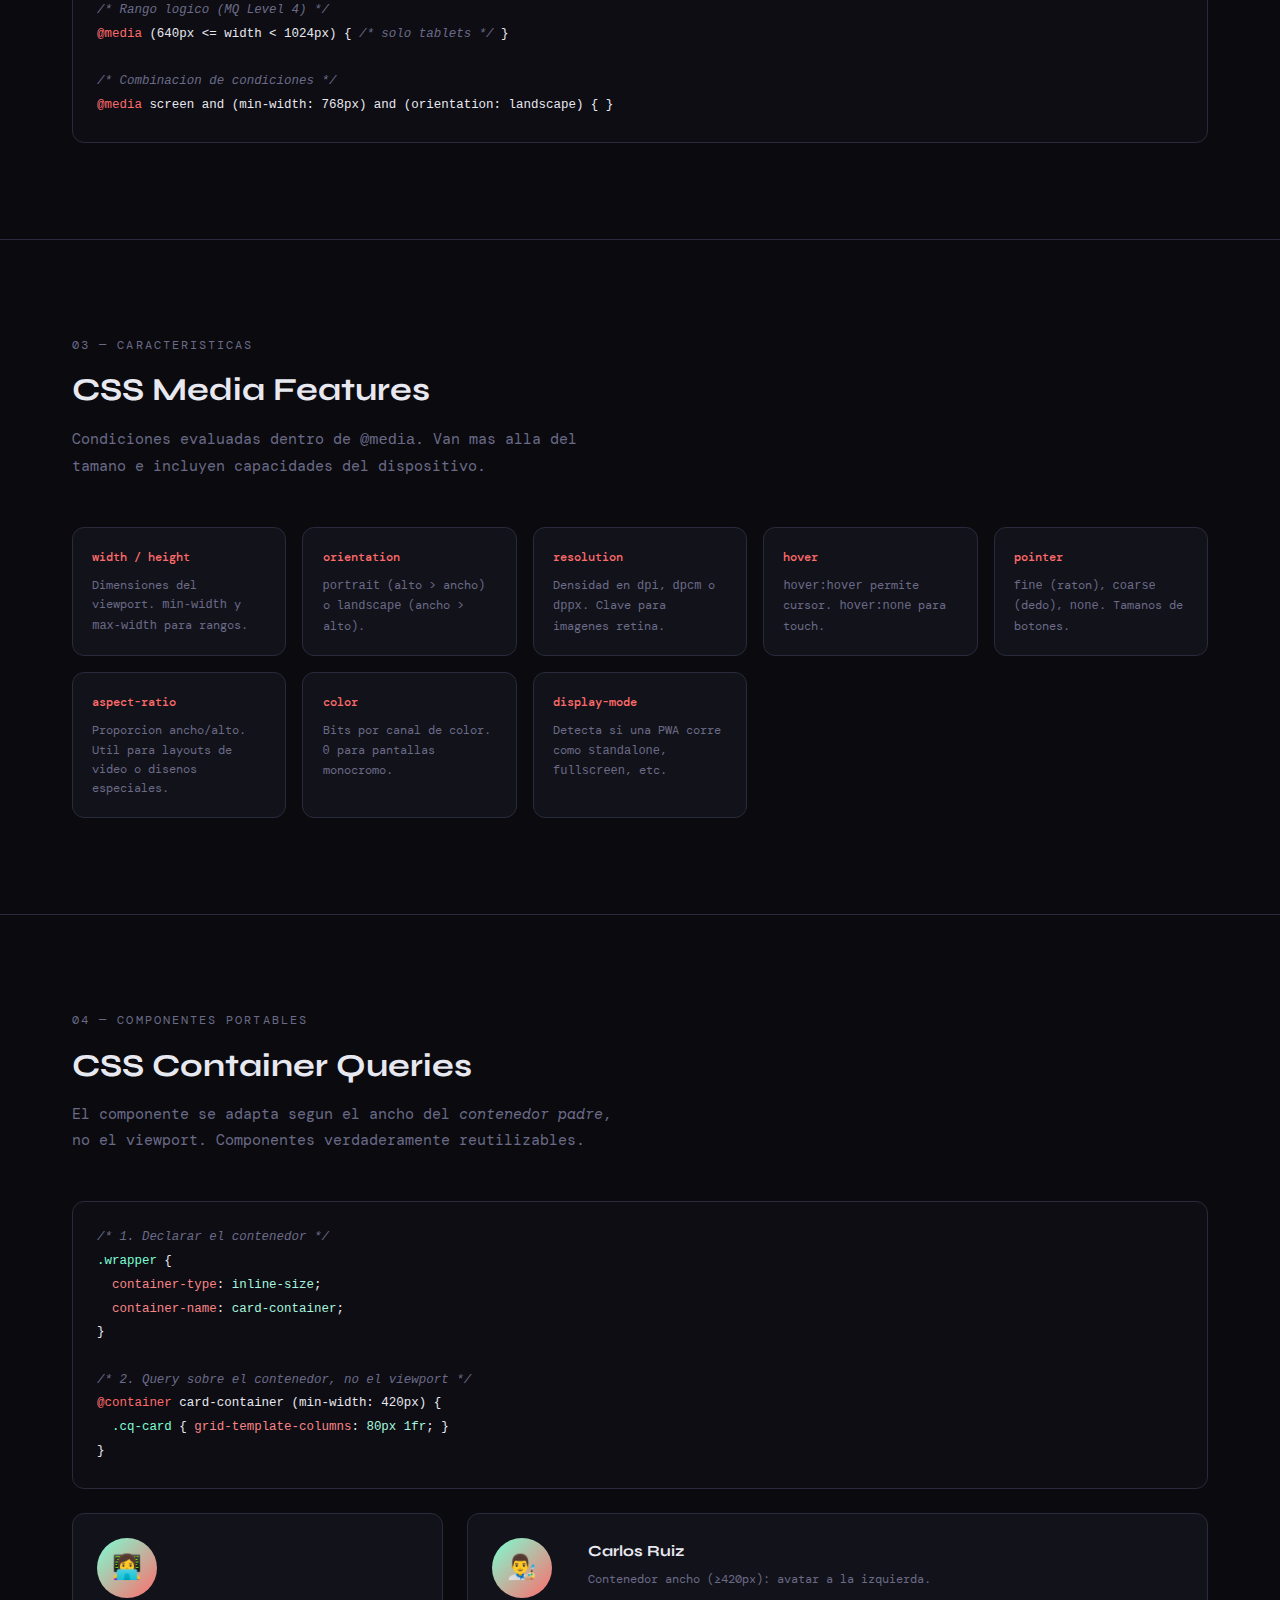
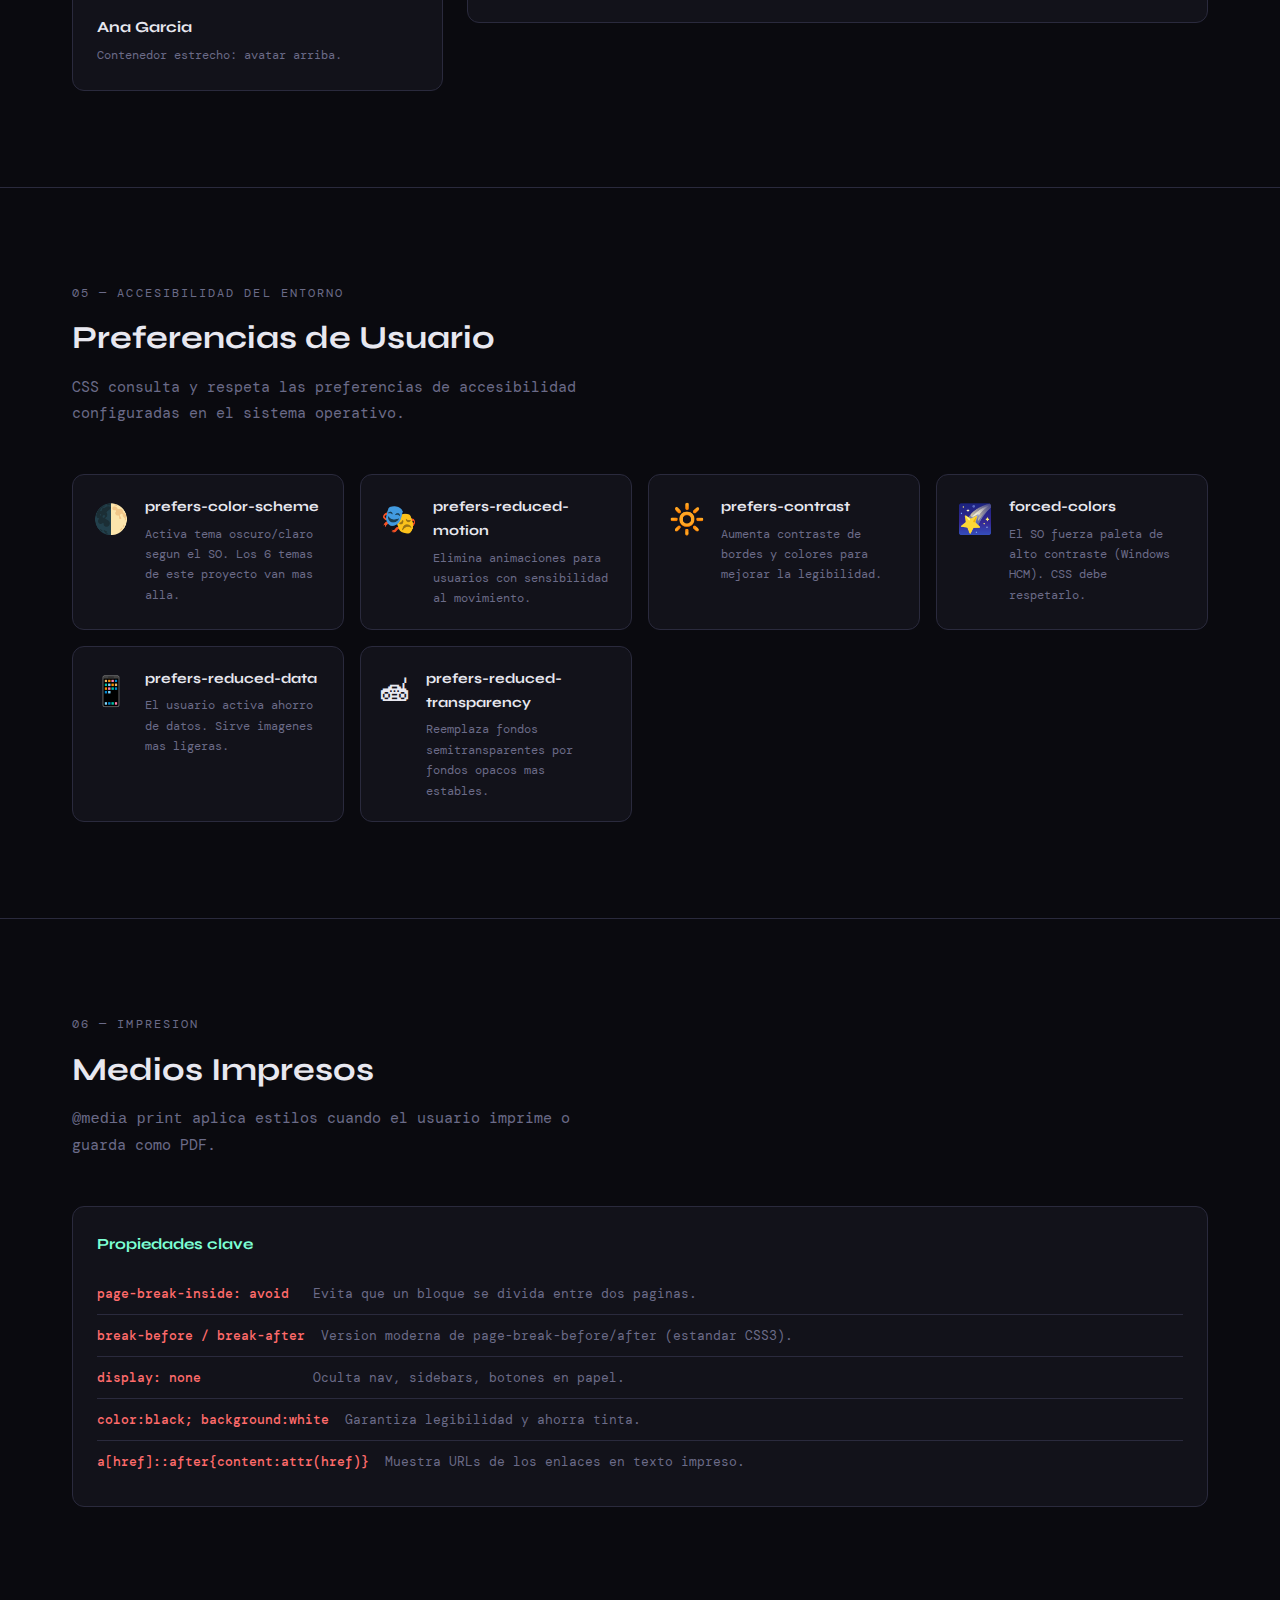
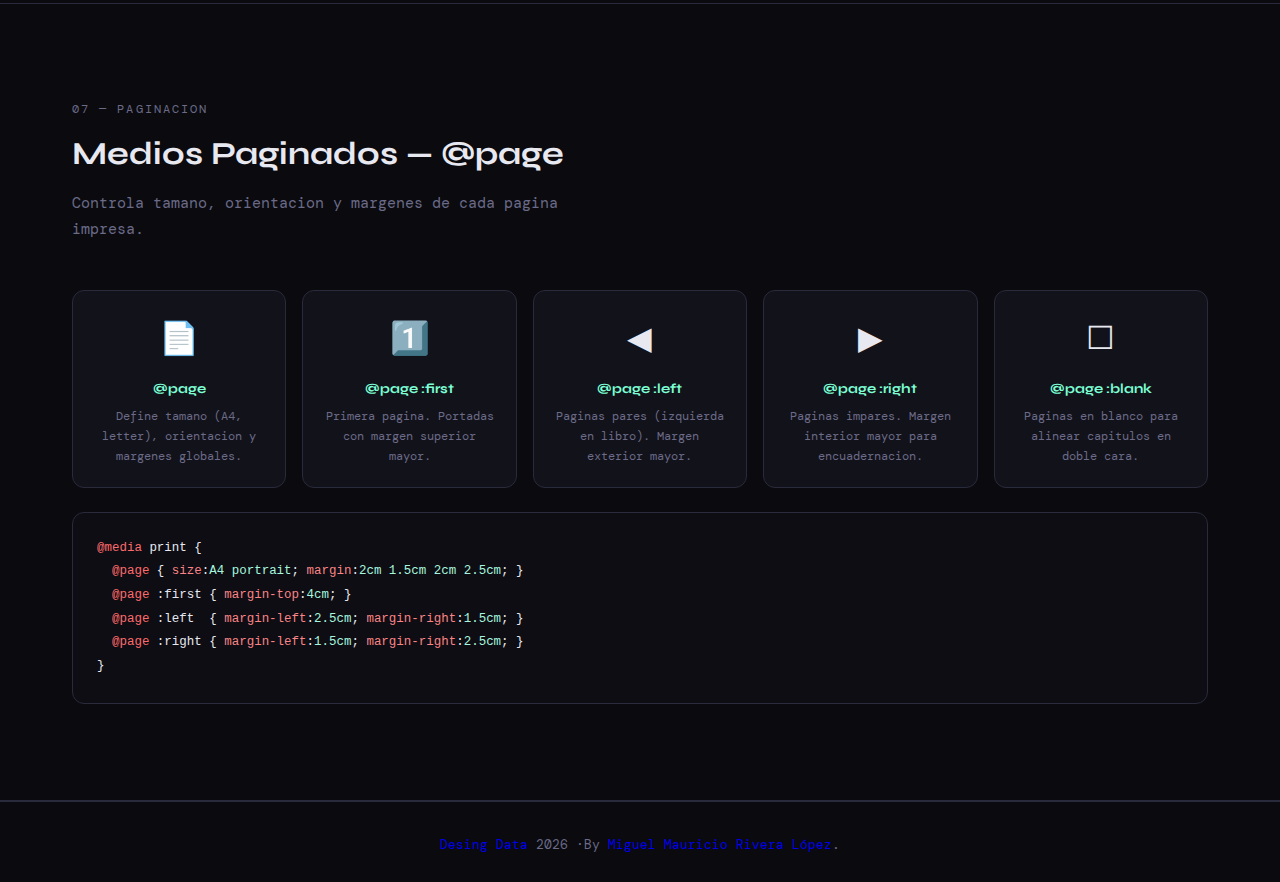
<file: responsive/index.html>
<!DOCTYPE html>
<html lang="es" data-theme="dark">
<head>
  <meta charset="UTF-8" />
  <meta name="viewport" content="width=device-width, initial-scale=1.0" />
  <title>Responsive en Introducción al CSS</title>
  <link rel="icon" href="https://desingdata.github.io/desingdata/img/DesingData_favicon-96x96.png" sizes="96x96" type="image/png">
  <link rel="preconnect" href="https://fonts.googleapis.com" />
  <link href="https://fonts.googleapis.com/css2?family=Syne:wght@400;700;800&family=DM+Mono:wght@300;500&display=swap" rel="stylesheet" />
  <link rel="stylesheet" href="css/style.css">
</head>
<body>

<div class="toast" id="toast"></div>

<!-- NAV: hamburguesa en movil, links en desktop -->
<nav class="nav print-hide" id="mainNav">
  <div class="container">
    <div class="nav-inner">
      <a href="#" class="nav-logo">Responsive CSS</a>
      <div class="nav-right">

        <!-- Links desktop (ocultos en movil) -->
        <ul class="nav-links">
          <li><a href="#bases">Bases</a></li>
          <li><a href="#mq">Media Queries</a></li>
          <li><a href="#features">Features</a></li>
          <li><a href="#container">Container</a></li>
          <li><a href="#preferencias">Preferencias</a></li>
          <li><a href="#print">Print</a></li>
          <li><a href="#paginados">Paginados</a></li>
        </ul>

        <!-- Selector de temas -->
        <div class="theme-panel-wrapper">
          <button class="theme-btn" id="themeBtn" aria-label="Cambiar tema">
            <span>&#127912;</span>
            <span id="themeLbl">Dark</span>
          </button>
          <div class="theme-panel" id="themePanel">
            <h4>Elige un tema</h4>
            <div class="theme-options">
              <button class="theme-option active" data-t="dark">  <span class="theme-dot dot-dark"></span>  Dark   </button>
              <button class="theme-option"         data-t="light"> <span class="theme-dot dot-light"></span> Light  </button>
              <button class="theme-option"         data-t="sunset"><span class="theme-dot dot-sunset"></span>Sunset </button>
              <button class="theme-option"         data-t="ocean"> <span class="theme-dot dot-ocean"></span> Ocean  </button>
              <button class="theme-option"         data-t="forest"><span class="theme-dot dot-forest"></span>Forest </button>
              <button class="theme-option"         data-t="candy"> <span class="theme-dot dot-candy"></span> Candy  </button>
            </div>
          </div>
        </div>

        <!-- Hamburguesa (visible en movil) -->
        <button class="hamburger" id="burgerBtn" aria-label="Menu" aria-expanded="false">
          <span></span><span></span><span></span>
        </button>

      </div>
    </div>

    <!-- Menu movil desplegable -->
    <div class="nav-mobile-menu" id="mobileMenu" aria-hidden="true">
      <ul class="nav-mobile-links">
        <li><a href="#bases">01 &mdash; Bases del Responsive</a></li>
        <li><a href="#mq">02 &mdash; Media Queries</a></li>
        <li><a href="#features">03 &mdash; Media Features</a></li>
        <li><a href="#container">04 &mdash; Container Queries</a></li>
        <li><a href="#preferencias">05 &mdash; Preferencias de Usuario</a></li>
        <li><a href="#print">06 &mdash; Medios Impresos</a></li>
        <li><a href="#paginados">07 &mdash; Medios Paginados</a></li>
      </ul>
    </div>
  </div>
</nav>

<!-- HERO -->
<header class="hero">
  <div class="container hero-content">
    <div class="hero-tag"><span class="badge">Introducción al CSS </span></div>
    <h1>Responsive<br/><span>Web Design</span></h1>
    <p class="hero-desc">Menu hamburguesa, 6 temas de color y codigo completamente comentado en cada seccion.</p>
    <div class="hero-pillars">
      <span class="badge">Grids fluidos</span>
      <span class="badge">Imagenes flexibles</span>
      <span class="badge">Media Queries</span>
      <span class="badge">Container Queries</span>
      <span class="badge">User Preferences</span>
      <span class="badge">6 Temas</span>
    </div>
  </div>
</header>

<!-- 1. BASES -->
<section id="bases" class="section">
  <div class="container">
    <div class="section-header">
      <p class="section-label">01 &mdash; Fundamentos</p>
      <h2 class="section-title">Bases del Responsive Design</h2>
      <p class="section-desc">Los tres pilares que permiten adaptar el diseno sin versiones separadas del sitio.</p>
    </div>

    <div class="viewport-demo print-hide">
      <div class="device device-mobile">
        <div class="device-content"><div class="device-block"></div><div class="device-block"></div><div class="device-block"></div></div>
        <span class="device-label">Mobile</span>
      </div>
      <div class="device device-tablet">
        <div class="device-content"><div class="device-block"></div><div class="device-block"></div><div class="device-block"></div><div class="device-block"></div></div>
        <span class="device-label">Tablet</span>
      </div>
      <div class="device device-desktop">
        <div class="device-content"><div class="device-block"></div><div class="device-block"></div><div class="device-block"></div><div class="device-block"></div><div class="device-block"></div><div class="device-block"></div></div>
        <span class="device-label">Desktop</span>
      </div>
    </div>

    <div class="fluid-grid">
      <div class="card"><div class="card-icon">&#128690;</div><h3>Grids Fluidos</h3><p>Uso de <code>%</code>, <code>fr</code> y <code>auto-fill + minmax()</code> para columnas que se reorganizan solas sin media queries.</p></div>
      <div class="card"><div class="card-icon">&#128444;</div><h3>Imagenes Flexibles</h3><p><code>max-width:100%; height:auto</code> garantiza que las imagenes escalen sin desbordarse ni distorsionarse.</p></div>
      <div class="card"><div class="card-icon">&#128208;</div><h3>Meta Viewport</h3><p><code>width=device-width, initial-scale=1</code> activa el renderizado correcto en dispositivos moviles.</p></div>
    </div>

    <div class="fluid-text-demo">
      <p class="section-label" style="margin-bottom:.5rem">Tipografia Fluida &mdash; clamp()</p>
      <p class="demo-heading">Escala con el Viewport</p>
      <p class="demo-sub">font-size: clamp(1.5rem, 5vw, 4rem) &mdash; sin media queries para tamanos</p>
    </div>

    <div class="layout-main" style="margin-top:1.5rem">
      <aside class="sidebar">
        <h4>Sidebar</h4>
        <span class="nav-item">Grid fluido</span><span class="nav-item">Meta viewport</span><span class="nav-item">Imagenes flex</span><span class="nav-item">Mobile first</span><span class="nav-item" style="border-bottom:none">clamp()</span>
        <p style="margin-top:1rem;font-size:.72rem;color:var(--muted)">En movil aparece arriba. En tablet/desktop, en columna lateral.</p>
      </aside>
      <div class="main-content">
        <h4>Contenido principal</h4>
        <p style="color:var(--muted);font-size:.8rem">Layout <strong>Mobile First</strong>: la regla base apila sidebar y contenido en una columna. Con <code>@media (min-width:640px)</code> se activan dos columnas.</p>
      </div>
    </div>
  </div>
</section>

<!-- 2. MEDIA QUERIES -->
<section id="mq" class="section">
  <div class="container">
    <div class="section-header">
      <p class="section-label">02 &mdash; Condiciones</p>
      <h2 class="section-title">CSS Media Queries</h2>
      <p class="section-desc">Condicionales que aplican estilos segun el tipo de medio y las caracteristicas del dispositivo.</p>
    </div>
    <div class="code-block"><pre><span class="cm">/* Estrategia Mobile First */</span>
<span class="sel">.grid</span> {
  <span class="pro">display</span>: <span class="val">grid</span>;
  <span class="pro">grid-template-columns</span>: <span class="val">1fr</span>;  <span class="cm">/* 1 columna base (movil) */</span>
}

<span class="cm">/* Tablet >= 640px */</span>
<span class="at">@media</span> (min-width: 640px) {
  <span class="sel">.grid</span> { <span class="pro">grid-template-columns</span>: <span class="val">repeat(2, 1fr)</span>; }
}

<span class="cm">/* Desktop >= 1024px */</span>
<span class="at">@media</span> (min-width: 1024px) {
  <span class="sel">.grid</span> { <span class="pro">grid-template-columns</span>: <span class="val">repeat(3, 1fr)</span>; }
}

<span class="cm">/* Rango logico (MQ Level 4) */</span>
<span class="at">@media</span> (640px &lt;= width &lt; 1024px) { <span class="cm">/* solo tablets */</span> }

<span class="cm">/* Combinacion de condiciones */</span>
<span class="at">@media</span> screen and (min-width: 768px) and (orientation: landscape) { }</pre></div>
  </div>
</section>

<!-- 3. MEDIA FEATURES -->
<section id="features" class="section">
  <div class="container">
    <div class="section-header">
      <p class="section-label">03 &mdash; Caracteristicas</p>
      <h2 class="section-title">CSS Media Features</h2>
      <p class="section-desc">Condiciones evaluadas dentro de <code>@media</code>. Van mas alla del tamano e incluyen capacidades del dispositivo.</p>
    </div>
    <div class="features-grid">
      <div class="feature-card"><div class="label">width / height</div><p>Dimensiones del viewport. <code>min-width</code> y <code>max-width</code> para rangos.</p></div>
      <div class="feature-card"><div class="label">orientation</div><p><code>portrait</code> (alto &gt; ancho) o <code>landscape</code> (ancho &gt; alto).</p></div>
      <div class="feature-card"><div class="label">resolution</div><p>Densidad en <code>dpi</code>, <code>dpcm</code> o <code>dppx</code>. Clave para imagenes retina.</p></div>
      <div class="feature-card"><div class="label">hover</div><p><code>hover:hover</code> permite cursor. <code>hover:none</code> para touch.</p></div>
      <div class="feature-card"><div class="label">pointer</div><p><code>fine</code> (raton), <code>coarse</code> (dedo), <code>none</code>. Tamanos de botones.</p></div>
      <div class="feature-card"><div class="label">aspect-ratio</div><p>Proporcion ancho/alto. Util para layouts de video o disenos especiales.</p></div>
      <div class="feature-card"><div class="label">color</div><p>Bits por canal de color. <code>0</code> para pantallas monocromo.</p></div>
      <div class="feature-card"><div class="label">display-mode</div><p>Detecta si una PWA corre como <code>standalone</code>, <code>fullscreen</code>, etc.</p></div>
    </div>
  </div>
</section>

<!-- 4. CONTAINER QUERIES -->
<section id="container" class="section">
  <div class="container">
    <div class="section-header">
      <p class="section-label">04 &mdash; Componentes portables</p>
      <h2 class="section-title">CSS Container Queries</h2>
      <p class="section-desc">El componente se adapta segun el ancho del <em>contenedor padre</em>, no el viewport. Componentes verdaderamente reutilizables.</p>
    </div>
    <div class="code-block" style="margin-bottom:1.5rem"><pre><span class="cm">/* 1. Declarar el contenedor */</span>
<span class="sel">.wrapper</span> {
  <span class="pro">container-type</span>: <span class="val">inline-size</span>;
  <span class="pro">container-name</span>: <span class="val">card-container</span>;
}

<span class="cm">/* 2. Query sobre el contenedor, no el viewport */</span>
<span class="at">@container</span> card-container (min-width: 420px) {
  <span class="sel">.cq-card</span> { <span class="pro">grid-template-columns</span>: <span class="val">80px 1fr</span>; }
}</pre></div>
    <div class="cq-demo-grid">
      <div class="cq-wrapper"><div class="cq-card"><div class="cq-avatar">&#128105;&#8205;&#128187;</div><div class="cq-info"><h4>Ana Garcia</h4><p>Contenedor estrecho: avatar arriba.</p></div></div></div>
      <div class="cq-wrapper"><div class="cq-card"><div class="cq-avatar">&#128104;&#8205;&#127912;</div><div class="cq-info"><h4>Carlos Ruiz</h4><p>Contenedor ancho (&ge;420px): avatar a la izquierda.</p></div></div></div>
    </div>
  </div>
</section>

<!-- 5. PREFERENCIAS -->
<section id="preferencias" class="section">
  <div class="container">
    <div class="section-header">
      <p class="section-label">05 &mdash; Accesibilidad del entorno</p>
      <h2 class="section-title">Preferencias de Usuario</h2>
      <p class="section-desc">CSS consulta y respeta las preferencias de accesibilidad configuradas en el sistema operativo.</p>
    </div>
    <div class="pref-demo">
      <div class="pref-item"><div class="pref-icon">&#127763;</div><div><h4>prefers-color-scheme</h4><p>Activa tema oscuro/claro segun el SO. Los 6 temas de este proyecto van mas alla.</p></div></div>
      <div class="pref-item"><div class="pref-icon">&#127917;</div><div><h4>prefers-reduced-motion</h4><p>Elimina animaciones para usuarios con sensibilidad al movimiento.</p></div></div>
      <div class="pref-item"><div class="pref-icon">&#128262;</div><div><h4>prefers-contrast</h4><p>Aumenta contraste de bordes y colores para mejorar la legibilidad.</p></div></div>
      <div class="pref-item"><div class="pref-icon">&#127776;</div><div><h4>forced-colors</h4><p>El SO fuerza paleta de alto contraste (Windows HCM). CSS debe respetarlo.</p></div></div>
      <div class="pref-item"><div class="pref-icon">&#128241;</div><div><h4>prefers-reduced-data</h4><p>El usuario activa ahorro de datos. Sirve imagenes mas ligeras.</p></div></div>
      <div class="pref-item"><div class="pref-icon">&#128254;</div><div><h4>prefers-reduced-transparency</h4><p>Reemplaza fondos semitransparentes por fondos opacos mas estables.</p></div></div>
    </div>
  </div>
</section>

<!-- 6. MEDIOS IMPRESOS -->
<section id="print" class="section">
  <div class="container">
    <div class="section-header">
      <p class="section-label">06 &mdash; Impresion</p>
      <h2 class="section-title">Medios Impresos</h2>
      <p class="section-desc"><code>@media print</code> aplica estilos cuando el usuario imprime o guarda como PDF.</p>
    </div>
    <div class="print-section">
      <h4>Propiedades clave</h4>
      <div class="print-rule"><span class="prop">page-break-inside: avoid</span><span class="desc">Evita que un bloque se divida entre dos paginas.</span></div>
      <div class="print-rule"><span class="prop">break-before / break-after</span><span class="desc">Version moderna de page-break-before/after (estandar CSS3).</span></div>
      <div class="print-rule"><span class="prop">display: none</span><span class="desc">Oculta nav, sidebars, botones en papel.</span></div>
      <div class="print-rule"><span class="prop">color:black; background:white</span><span class="desc">Garantiza legibilidad y ahorra tinta.</span></div>
      <div class="print-rule"><span class="prop">a[href]::after{content:attr(href)}</span><span class="desc">Muestra URLs de los enlaces en texto impreso.</span></div>
    </div>
  </div>
</section>

<!-- 7. MEDIOS PAGINADOS -->
<section id="paginados" class="section">
  <div class="container">
    <div class="section-header">
      <p class="section-label">07 &mdash; Paginacion</p>
      <h2 class="section-title">Medios Paginados &mdash; @page</h2>
      <p class="section-desc">Controla tamano, orientacion y margenes de cada pagina impresa.</p>
    </div>
    <div class="paged-demo">
      <div class="page-card"><div class="page-icon">&#128196;</div><h4>@page</h4><p>Define tamano (A4, letter), orientacion y margenes globales.</p></div>
      <div class="page-card"><div class="page-icon">1&#65039;&#8419;</div><h4>@page :first</h4><p>Primera pagina. Portadas con margen superior mayor.</p></div>
      <div class="page-card"><div class="page-icon">&#9664;</div><h4>@page :left</h4><p>Paginas pares (izquierda en libro). Margen exterior mayor.</p></div>
      <div class="page-card"><div class="page-icon">&#9654;</div><h4>@page :right</h4><p>Paginas impares. Margen interior mayor para encuadernacion.</p></div>
      <div class="page-card"><div class="page-icon">&#9744;</div><h4>@page :blank</h4><p>Paginas en blanco para alinear capitulos en doble cara.</p></div>
    </div>
    <div class="code-block" style="margin-top:1.5rem"><pre><span class="at">@media</span> print {
  <span class="at">@page</span> { <span class="pro">size</span>:<span class="val">A4 portrait</span>; <span class="pro">margin</span>:<span class="val">2cm 1.5cm 2cm 2.5cm</span>; }
  <span class="at">@page</span> :first { <span class="pro">margin-top</span>:<span class="val">4cm</span>; }
  <span class="at">@page</span> :left  { <span class="pro">margin-left</span>:<span class="val">2.5cm</span>; <span class="pro">margin-right</span>:<span class="val">1.5cm</span>; }
  <span class="at">@page</span> :right { <span class="pro">margin-left</span>:<span class="val">1.5cm</span>; <span class="pro">margin-right</span>:<span class="val">2.5cm</span>; }
}</pre></div>
  </div>
</section>

<footer class="print-hide">
  <span class="footer-tag">
        <a style="text-decoration: none;" href="https://desingdata.github.io/desingdata/" target="_blank">Desing Data</a> 2026
    </span> 
    <span class="footer-tag">
         ·By <a style="text-decoration: none;" href="https://miguelmauricioriveralopez18686.github.io/mrlPortafolio/" target="_blank">
      Miguel Mauricio Rivera López</a>.
    </span>
</footer>

<script src="js/script.js"></script>
</body>
</html>
</file>
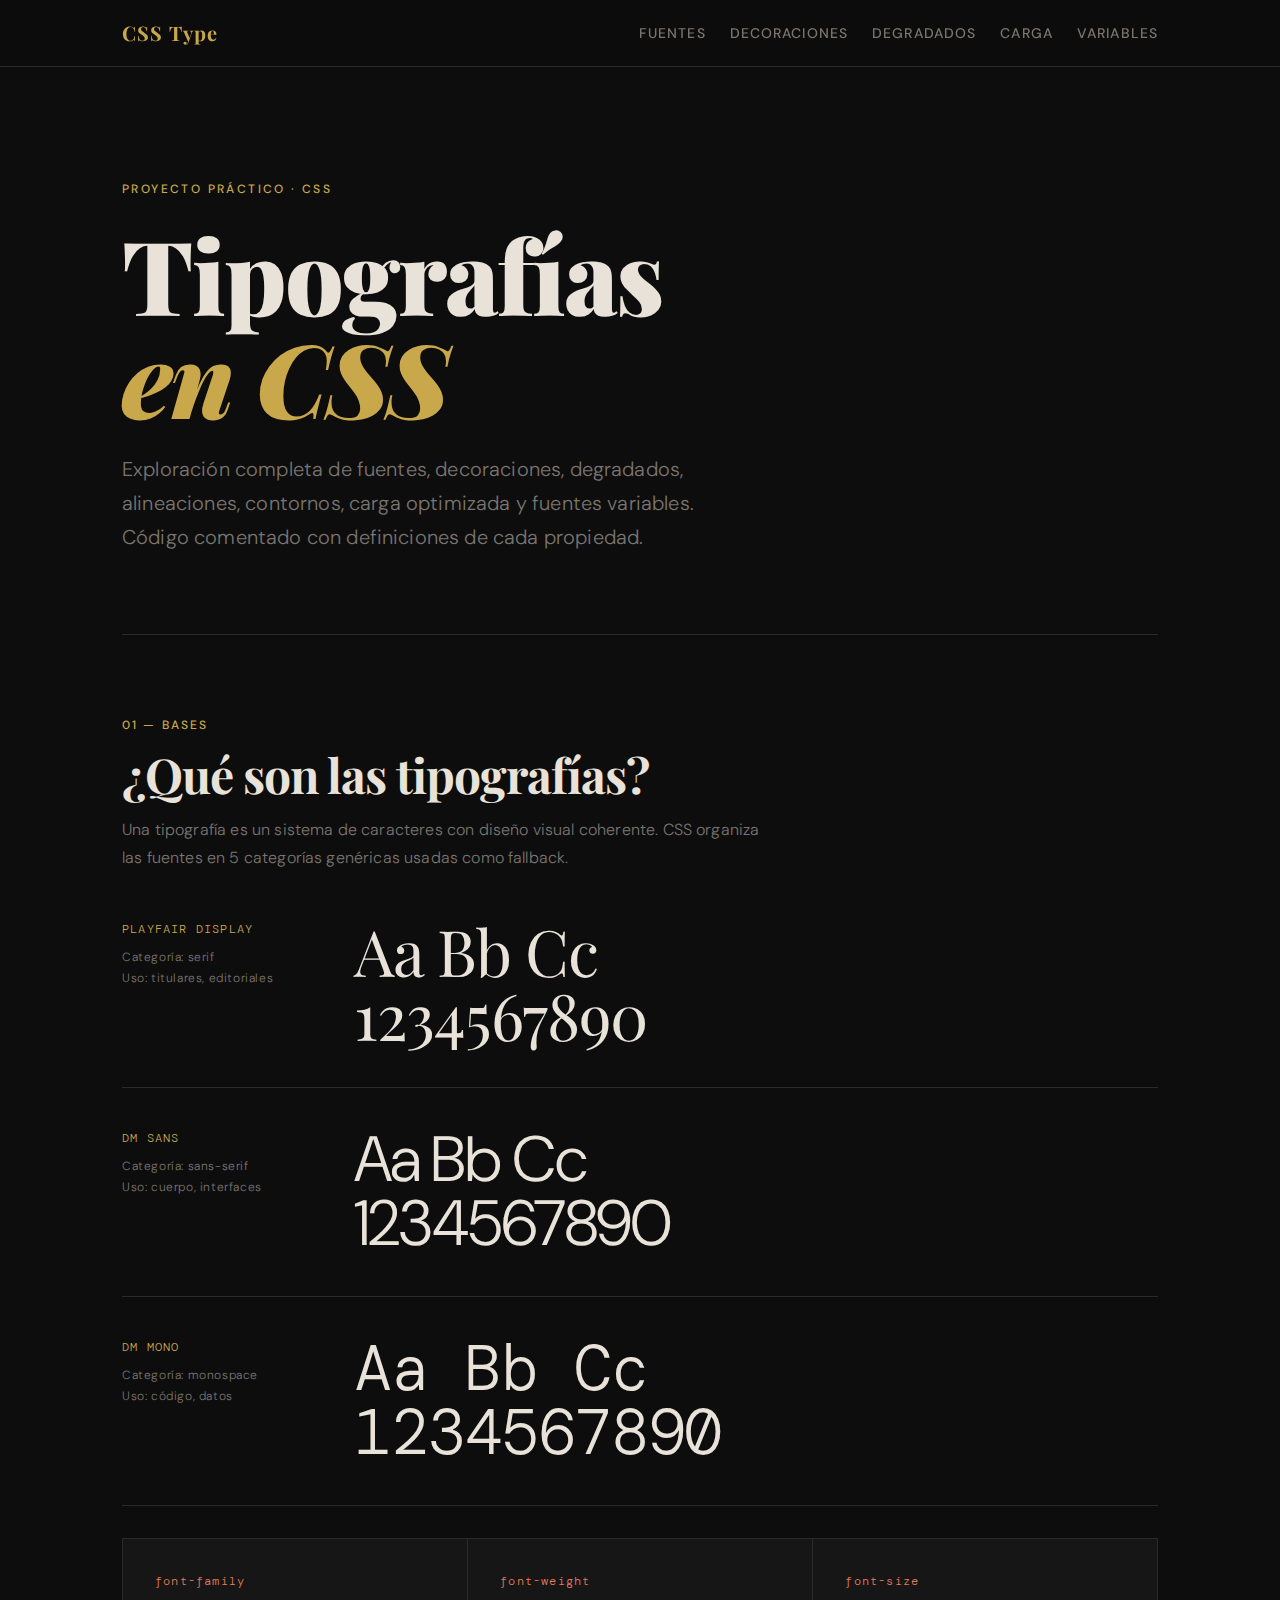
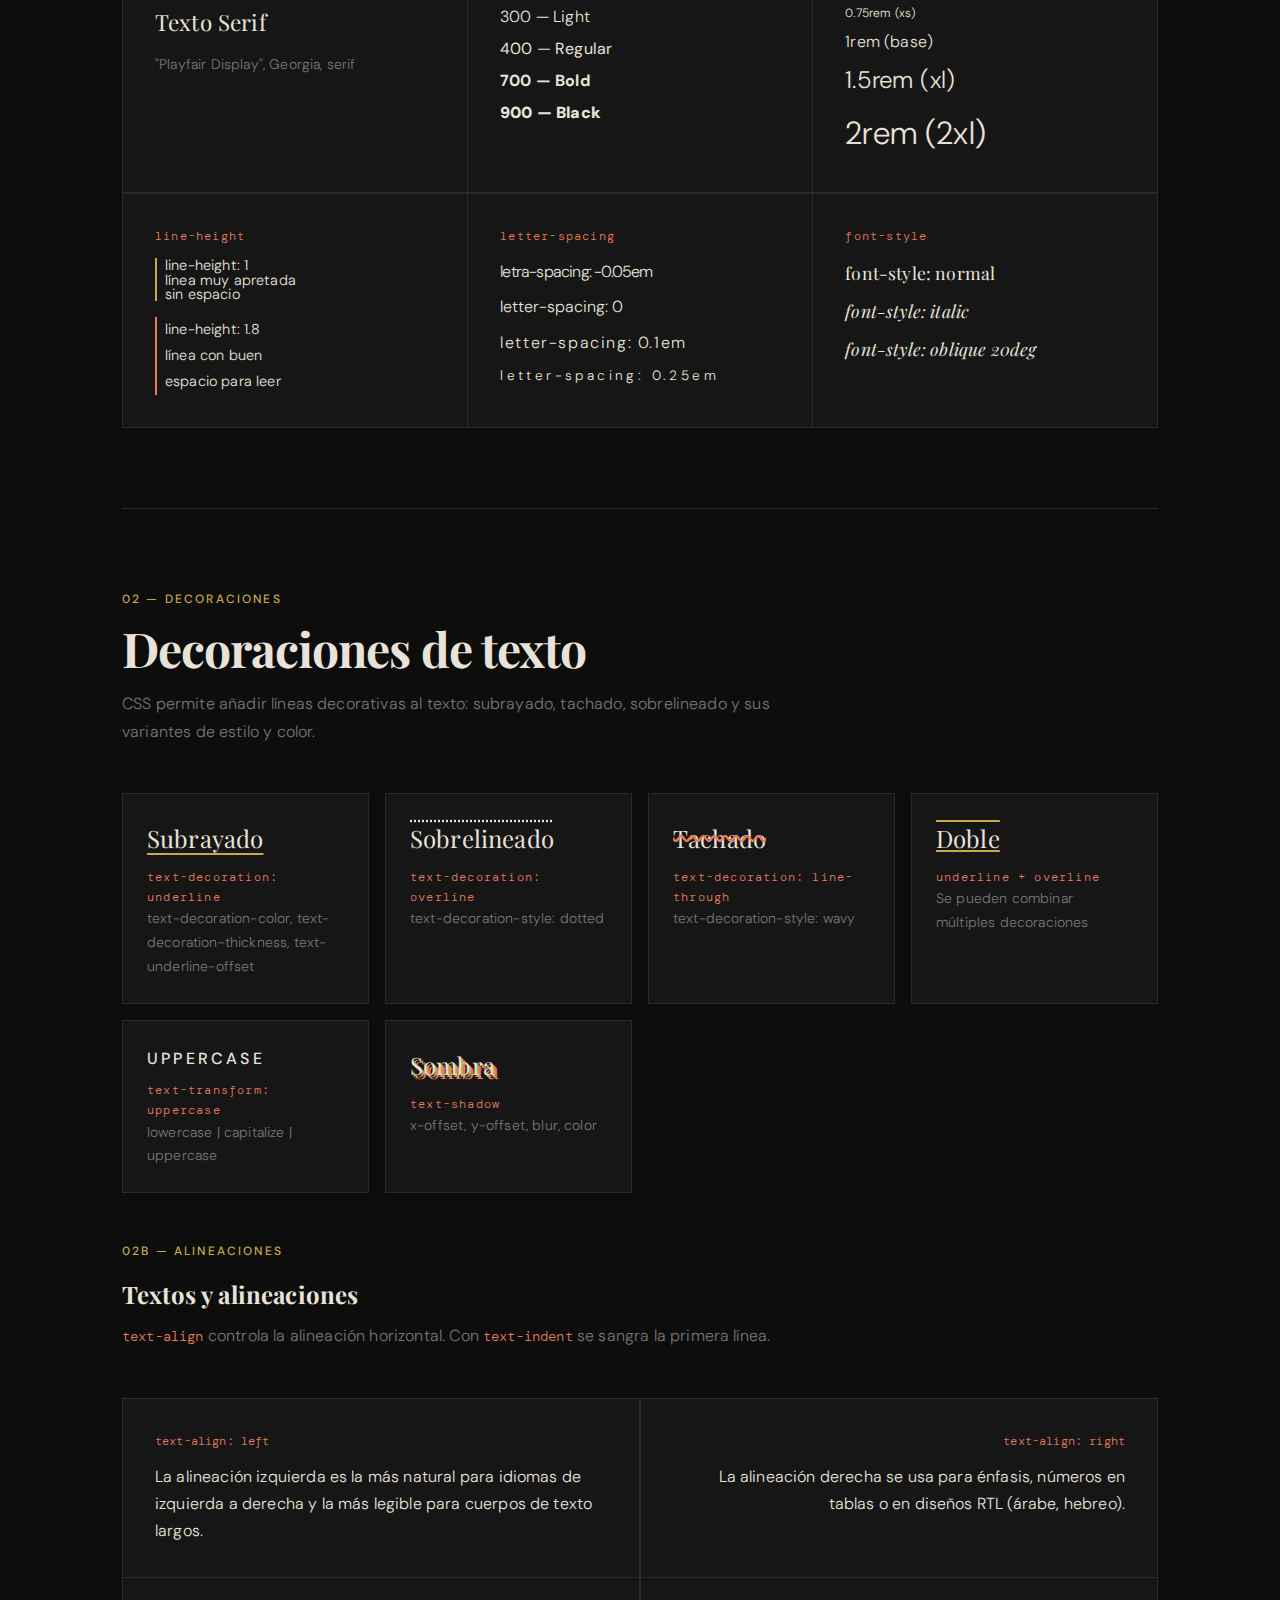
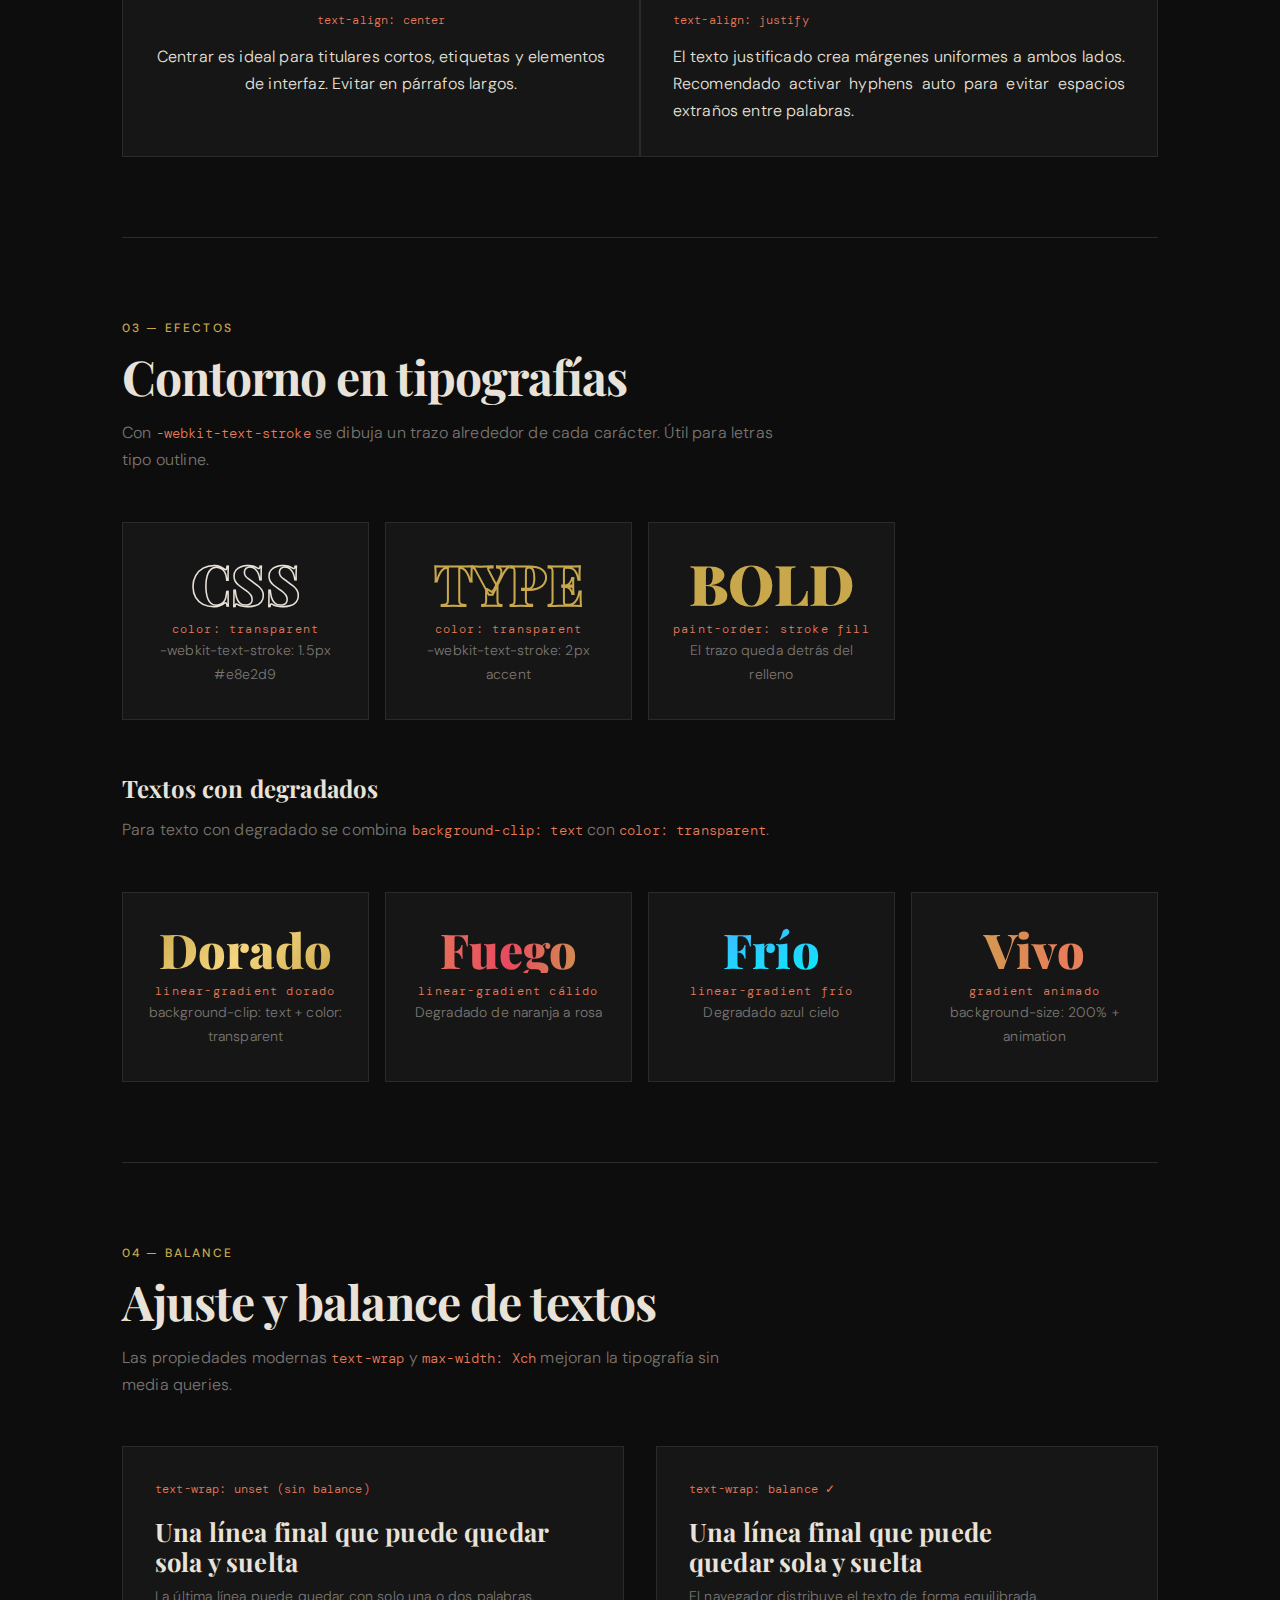
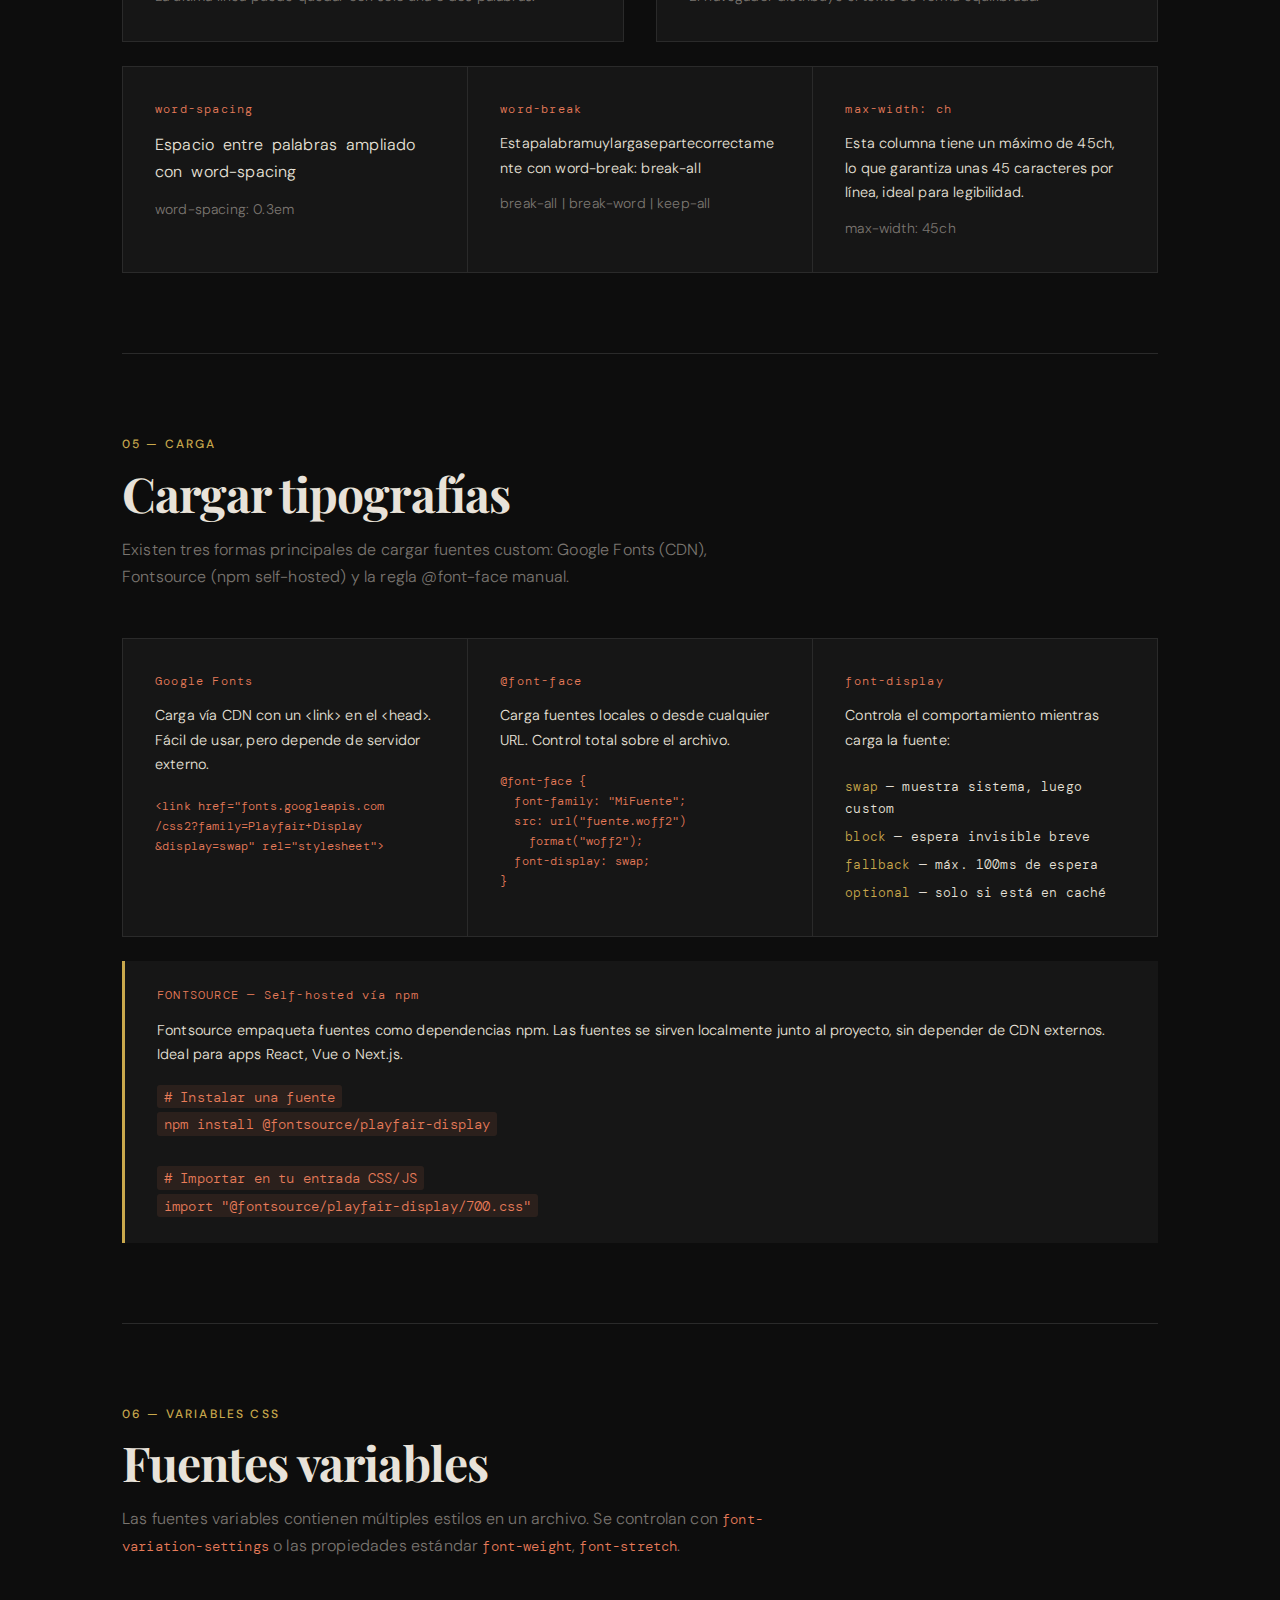
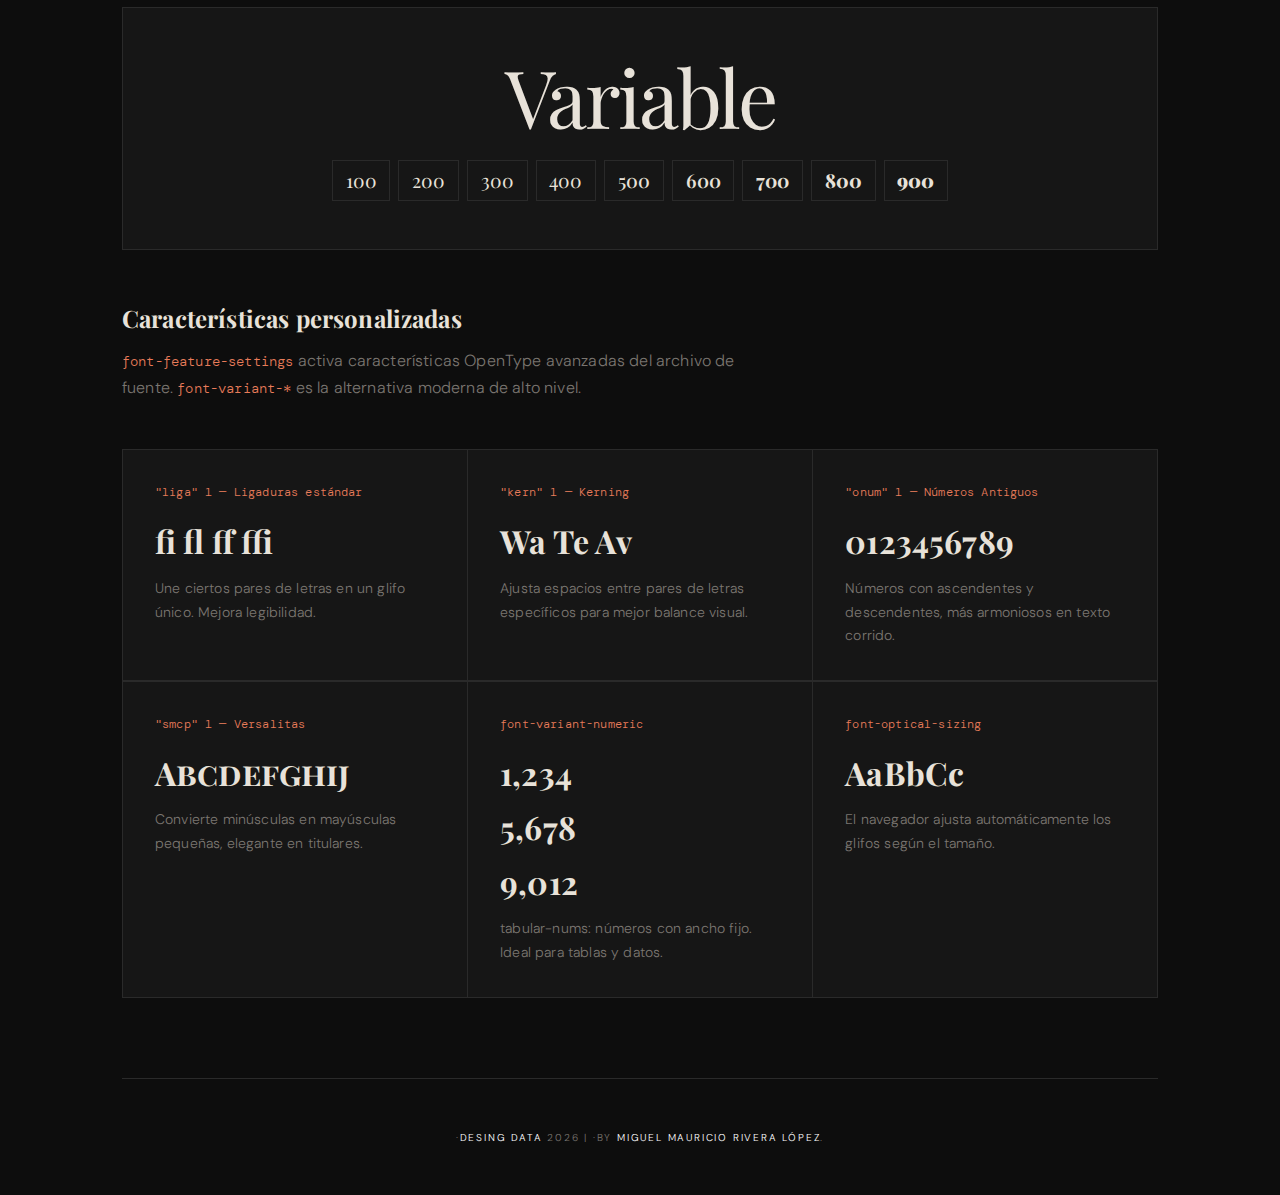
<file: tipografias/index.html>
<!DOCTYPE html>
<html lang="es">
<head>
  <meta charset="UTF-8" />
  <meta name="viewport" content="width=device-width, initial-scale=1.0" />
  <title>Tipografías en CSS</title>

  <!-- =====================================================
    TIPOGRAFÍAS CON GOOGLE FONTS
    Carga de fuentes externas usando la API de Google Fonts.
    Se pueden incluir múltiples familias y variantes en una sola URL.
  ===================================================== -->
	<link rel="preconnect" href="https://fonts.googleapis.com" />
	<link rel="preconnect" href="https://fonts.gstatic.com" crossorigin />
	<link href="https://fonts.googleapis.com/css2?family=Playfair+Display:ital,wght@0,400;0,700;0,900;1,400&family=DM+Sans:wght@300;400;500&family=DM+Mono:wght@400;500&display=swap" rel="stylesheet" />
	<link rel="icon" href="https://desingdata.github.io/desingdata/img/DesingData_favicon-96x96.png" sizes="96x96" type="image/png">
	<link rel="stylesheet" href="css/style.css">
</head>
<body>

  <!-- NAVEGACIÓN -->
  <nav>
    <div class="page-wrapper">
      <a href="#" class="nav-logo">CSS Type</a>
      <ul class="nav-links">
        <li><a href="#fuentes">Fuentes</a></li>
        <li><a href="#decoraciones">Decoraciones</a></li>
        <li><a href="#degradados">Degradados</a></li>
        <li><a href="#carga">Carga</a></li>
        <li><a href="#variables">Variables</a></li>
      </ul>
    </div>
  </nav>

  <main>
    <div class="page-wrapper">

      <!-- HERO -->
      <header class="hero">
        <p class="hero-label">Proyecto Práctico · CSS</p>
        <h1 class="hero-title">
          Tipografías<br><em>en CSS</em>
        </h1>
        <p class="hero-desc">
          Exploración completa de fuentes, decoraciones, degradados,
          alineaciones, contornos, carga optimizada y fuentes variables.
          Código comentado con definiciones de cada propiedad.
        </p>
      </header>

      <!-- ===============================================
        SECCIÓN 1: ¿QUÉ SON LAS TIPOGRAFÍAS?
        Bases de fuentes y tipografías
      ================================================ -->
      <section id="fuentes">
        <p class="section-tag">01 — Bases</p>
        <h2 class="section-title">¿Qué son las tipografías?</h2>
        <p class="section-desc">
          Una tipografía es un sistema de caracteres con diseño visual coherente.
          CSS organiza las fuentes en 5 categorías genéricas usadas como fallback.
        </p>

        <div class="type-specimen">
          <div class="specimen-row">
            <div class="specimen-meta">
              <p class="name">PLAYFAIR DISPLAY</p>
              <p class="classification">Categoría: serif<br>Uso: titulares, editoriales</p>
            </div>
            <p class="specimen-display serif-demo">Aa Bb Cc<br>1234567890</p>
          </div>
          <div class="specimen-row">
            <div class="specimen-meta">
              <p class="name">DM SANS</p>
              <p class="classification">Categoría: sans-serif<br>Uso: cuerpo, interfaces</p>
            </div>
            <p class="specimen-display sans-demo">Aa Bb Cc<br>1234567890</p>
          </div>
          <div class="specimen-row">
            <div class="specimen-meta">
              <p class="name">DM MONO</p>
              <p class="classification">Categoría: monospace<br>Uso: código, datos</p>
            </div>
            <p class="specimen-display mono-demo">Aa Bb Cc<br>1234567890</p>
          </div>
        </div>

        <!-- Propiedades base en tarjetas -->
        <div class="demo-grid" style="margin-top:2rem;">
          <div class="demo-card">
            <span class="demo-label">font-family</span>
            <p style="font-family:'Playfair Display',serif; font-size:1.4rem;">Texto Serif</p>
            <span class="demo-value">"Playfair Display", Georgia, serif</span>
          </div>
          <div class="demo-card">
            <span class="demo-label">font-weight</span>
            <div style="display:flex;flex-direction:column;gap:0.3rem;">
              <span style="font-weight:300">300 — Light</span>
              <span style="font-weight:400">400 — Regular</span>
              <span style="font-weight:700">700 — Bold</span>
              <span style="font-weight:900">900 — Black</span>
            </div>
          </div>
          <div class="demo-card">
            <span class="demo-label">font-size</span>
            <div style="display:flex;flex-direction:column;gap:0.3rem;">
              <span style="font-size:0.75rem">0.75rem (xs)</span>
              <span style="font-size:1rem">1rem (base)</span>
              <span style="font-size:1.5rem">1.5rem (xl)</span>
              <span style="font-size:2rem">2rem (2xl)</span>
            </div>
          </div>
          <div class="demo-card">
            <span class="demo-label">line-height</span>
            <div>
              <p style="line-height:1;margin-bottom:1rem;font-size:0.9rem;border-left:2px solid var(--clr-accent);padding-left:.5rem">line-height: 1<br>línea muy apretada<br>sin espacio</p>
              <p style="line-height:1.8;font-size:0.9rem;border-left:2px solid var(--clr-accent2);padding-left:.5rem">line-height: 1.8<br>línea con buen<br>espacio para leer</p>
            </div>
          </div>
          <div class="demo-card">
            <span class="demo-label">letter-spacing</span>
            <div style="display:flex;flex-direction:column;gap:0.5rem;">
              <span style="letter-spacing:-0.05em">letra-spacing: -0.05em</span>
              <span style="letter-spacing:0">letter-spacing: 0</span>
              <span style="letter-spacing:0.1em">letter-spacing: 0.1em</span>
              <span style="letter-spacing:0.25em;font-size:0.85rem">letter-spacing: 0.25em</span>
            </div>
          </div>
          <div class="demo-card">
            <span class="demo-label">font-style</span>
            <div style="display:flex;flex-direction:column;gap:0.5rem;font-family:'Playfair Display',serif;font-size:1.1rem;">
              <span style="font-style:normal">font-style: normal</span>
              <span style="font-style:italic">font-style: italic</span>
              <span style="font-style:oblique 20deg">font-style: oblique 20deg</span>
            </div>
          </div>
        </div>
      </section>

      <!-- ===============================================
        SECCIÓN 2: DECORACIONES DE TEXTO
      ================================================ -->
      <section id="decoraciones">
        <p class="section-tag">02 — Decoraciones</p>
        <h2 class="section-title">Decoraciones de texto</h2>
        <p class="section-desc">
          CSS permite añadir líneas decorativas al texto: subrayado, tachado,
          sobrelineado y sus variantes de estilo y color.
        </p>

        <div class="decorations-grid">
          <div class="deco-item">
            <p class="deco-sample deco-underline">Subrayado</p>
            <p class="demo-label">text-decoration: underline</p>
            <p class="demo-value">text-decoration-color, text-decoration-thickness, text-underline-offset</p>
          </div>
          <div class="deco-item">
            <p class="deco-sample deco-overline">Sobrelineado</p>
            <p class="demo-label">text-decoration: overline</p>
            <p class="demo-value">text-decoration-style: dotted</p>
          </div>
          <div class="deco-item">
            <p class="deco-sample deco-strike">Tachado</p>
            <p class="demo-label">text-decoration: line-through</p>
            <p class="demo-value">text-decoration-style: wavy</p>
          </div>
          <div class="deco-item">
            <p class="deco-sample deco-double">Doble</p>
            <p class="demo-label">underline + overline</p>
            <p class="demo-value">Se pueden combinar múltiples decoraciones</p>
          </div>
          <div class="deco-item">
            <p class="deco-sample" style="text-transform:uppercase; letter-spacing:0.2em; font-family:var(--font-body); font-size:1rem; font-weight:500;">
              uppercase
            </p>
            <p class="demo-label">text-transform: uppercase</p>
            <p class="demo-value">lowercase | capitalize | uppercase</p>
          </div>
          <div class="deco-item">
            <p class="deco-sample" style="text-shadow: 2px 2px 0 var(--clr-accent), 4px 4px 0 var(--clr-accent2)">Sombra</p>
            <p class="demo-label">text-shadow</p>
            <p class="demo-value">x-offset, y-offset, blur, color</p>
          </div>
        </div>

        <!-- Alineaciones -->
        <p class="section-tag" style="margin-top:3rem;">02b — Alineaciones</p>
        <h3 style="font-family:var(--font-display);font-size:1.5rem;font-weight:700;margin-bottom:0.5rem;">Textos y alineaciones</h3>
        <p class="section-desc">
          <code style="font-family:var(--font-mono);font-size:0.85rem;color:var(--clr-accent2)">text-align</code>
          controla la alineación horizontal. Con
          <code style="font-family:var(--font-mono);font-size:0.85rem;color:var(--clr-accent2)">text-indent</code>
          se sangra la primera línea.
        </p>

        <div class="alignment-showcase">
          <div class="align-block align-left">
            <span class="label">text-align: left</span>
            La alineación izquierda es la más natural para idiomas de izquierda a derecha y la más legible para cuerpos de texto largos.
          </div>
          <div class="align-block align-right">
            <span class="label">text-align: right</span>
            La alineación derecha se usa para énfasis, números en tablas o en diseños RTL (árabe, hebreo).
          </div>
          <div class="align-block align-center">
            <span class="label">text-align: center</span>
            Centrar es ideal para titulares cortos, etiquetas y elementos de interfaz. Evitar en párrafos largos.
          </div>
          <div class="align-block align-justify">
            <span class="label">text-align: justify</span>
            El texto justificado crea márgenes uniformes a ambos lados. Recomendado activar hyphens auto para evitar espacios extraños entre palabras.
          </div>
        </div>
      </section>

      <!-- ===============================================
        SECCIÓN 3: CONTORNO Y DEGRADADOS
      ================================================ -->
      <section>
        <p class="section-tag">03 — Efectos</p>
        <h2 class="section-title">Contorno en tipografías</h2>
        <p class="section-desc">
          Con <code style="font-family:var(--font-mono);font-size:0.85rem;color:var(--clr-accent2)">-webkit-text-stroke</code>
          se dibuja un trazo alrededor de cada carácter. Útil para letras tipo outline.
        </p>

        <div class="stroke-demos">
          <div class="stroke-item">
            <span class="stroke-text stroke-outline">CSS</span>
            <p class="demo-label">color: transparent</p>
            <p class="demo-value">-webkit-text-stroke: 1.5px #e8e2d9</p>
          </div>
          <div class="stroke-item">
            <span class="stroke-text stroke-color">TYPE</span>
            <p class="demo-label">color: transparent</p>
            <p class="demo-value">-webkit-text-stroke: 2px accent</p>
          </div>
          <div class="stroke-item">
            <span class="stroke-text stroke-thick" style="-webkit-text-stroke: 6px var(--clr-surface); color:var(--clr-accent); paint-order: stroke fill">BOLD</span>
            <p class="demo-label">paint-order: stroke fill</p>
            <p class="demo-value">El trazo queda detrás del relleno</p>
          </div>
        </div>

        <!-- Degradados -->
        <h3 id="degradados" style="font-family:var(--font-display);font-size:1.5rem;font-weight:700;margin-top:3rem;margin-bottom:0.5rem;">Textos con degradados</h3>
        <p class="section-desc">
          Para texto con degradado se combina
          <code style="font-family:var(--font-mono);font-size:0.85rem;color:var(--clr-accent2)">background-clip: text</code>
          con <code style="font-family:var(--font-mono);font-size:0.85rem;color:var(--clr-accent2)">color: transparent</code>.
        </p>

        <div class="gradient-demos">
          <div class="gradient-item">
            <span class="gradient-text grad-gold">Dorado</span>
            <p class="demo-label">linear-gradient dorado</p>
            <p class="demo-value">background-clip: text + color: transparent</p>
          </div>
          <div class="gradient-item">
            <span class="gradient-text grad-fire">Fuego</span>
            <p class="demo-label">linear-gradient cálido</p>
            <p class="demo-value">Degradado de naranja a rosa</p>
          </div>
          <div class="gradient-item">
            <span class="gradient-text grad-cool">Frío</span>
            <p class="demo-label">linear-gradient frío</p>
            <p class="demo-value">Degradado azul cielo</p>
          </div>
          <div class="gradient-item">
            <span class="gradient-text grad-multi">Vivo</span>
            <p class="demo-label">gradient animado</p>
            <p class="demo-value">background-size: 200% + animation</p>
          </div>
        </div>
      </section>

      <!-- ===============================================
        SECCIÓN 4: AJUSTE Y BALANCE DE TEXTOS
      ================================================ -->
      <section>
        <p class="section-tag">04 — Balance</p>
        <h2 class="section-title">Ajuste y balance de textos</h2>
        <p class="section-desc">
          Las propiedades modernas <code style="font-family:var(--font-mono);font-size:0.85rem;color:var(--clr-accent2)">text-wrap</code>
          y <code style="font-family:var(--font-mono);font-size:0.85rem;color:var(--clr-accent2)">max-width: Xch</code>
          mejoran la tipografía sin media queries.
        </p>

        <div class="balance-demo">
          <div class="balance-card">
            <p class="label">text-wrap: unset (sin balance)</p>
            <h3 class="unbalanced">Una línea final que puede quedar sola y suelta</h3>
            <p style="font-size:var(--size-sm);color:var(--clr-muted)">La última línea puede quedar con solo una o dos palabras.</p>
          </div>
          <div class="balance-card">
            <p class="label">text-wrap: balance ✓</p>
            <h3 class="balanced">Una línea final que puede quedar sola y suelta</h3>
            <p style="font-size:var(--size-sm);color:var(--clr-muted)">El navegador distribuye el texto de forma equilibrada.</p>
          </div>
        </div>

        <div class="demo-grid" style="margin-top:1.5rem;">
          <div class="demo-card">
            <span class="demo-label">word-spacing</span>
            <p style="word-spacing:0.3em">Espacio entre palabras ampliado con word-spacing</p>
            <span class="demo-value">word-spacing: 0.3em</span>
          </div>
          <div class="demo-card">
            <span class="demo-label">word-break</span>
            <p style="word-break:break-all;font-size:0.9rem">Estapalabramuylargasepartecorrectamente con word-break: break-all</p>
            <span class="demo-value">break-all | break-word | keep-all</span>
          </div>
          <div class="demo-card">
            <span class="demo-label">max-width: ch</span>
            <p style="max-width:45ch;font-size:0.9rem">Esta columna tiene un máximo de 45ch, lo que garantiza unas 45 caracteres por línea, ideal para legibilidad.</p>
            <span class="demo-value">max-width: 45ch</span>
          </div>
        </div>
      </section>

      <!-- ===============================================
        SECCIÓN 5: CARGA DE TIPOGRAFÍAS
      ================================================ -->
      <section id="carga">
        <p class="section-tag">05 — Carga</p>
        <h2 class="section-title">Cargar tipografías</h2>
        <p class="section-desc">
          Existen tres formas principales de cargar fuentes custom: Google Fonts (CDN),
          Fontsource (npm self-hosted) y la regla @font-face manual.
        </p>

        <div class="demo-grid">
          <div class="demo-card">
            <span class="demo-label">Google Fonts</span>
            <p style="font-size:0.9rem;margin-bottom:0.5rem;">Carga vía CDN con un &lt;link&gt; en el &lt;head&gt;. Fácil de usar, pero depende de servidor externo.</p>
            <code style="font-family:var(--font-mono);font-size:0.78rem;color:var(--clr-accent2);display:block;line-height:1.6">
              &lt;link href="fonts.googleapis.com<br>  /css2?family=Playfair+Display<br>  &display=swap" rel="stylesheet"&gt;
            </code>
          </div>
          <div class="demo-card">
            <span class="demo-label">@font-face</span>
            <p style="font-size:0.9rem;margin-bottom:0.5rem;">Carga fuentes locales o desde cualquier URL. Control total sobre el archivo.</p>
            <code style="font-family:var(--font-mono);font-size:0.78rem;color:var(--clr-accent2);display:block;line-height:1.6">
              @font-face {<br>
              &nbsp;&nbsp;font-family: "MiFuente";<br>
              &nbsp;&nbsp;src: url("fuente.woff2")<br>
              &nbsp;&nbsp;&nbsp;&nbsp;format("woff2");<br>
              &nbsp;&nbsp;font-display: swap;<br>
              }
            </code>
          </div>
          <div class="demo-card">
            <span class="demo-label">font-display</span>
            <p style="font-size:0.9rem;margin-bottom:0.75rem;">Controla el comportamiento mientras carga la fuente:</p>
            <div style="display:flex;flex-direction:column;gap:0.4rem;font-family:var(--font-mono);font-size:0.8rem;">
              <span><span style="color:var(--clr-accent)">swap</span> — muestra sistema, luego custom</span>
              <span><span style="color:var(--clr-accent)">block</span> — espera invisible breve</span>
              <span><span style="color:var(--clr-accent)">fallback</span> — máx. 100ms de espera</span>
              <span><span style="color:var(--clr-accent)">optional</span> — solo si está en caché</span>
            </div>
          </div>
        </div>

        <!-- Fontsource note -->
        <div class="fontsource-note">
          <p class="demo-label" style="margin-bottom:0.75rem;">FONTSOURCE — Self-hosted vía npm</p>
          <p style="font-size:0.9rem;margin-bottom:1rem;">
            Fontsource empaqueta fuentes como dependencias npm. Las fuentes se sirven localmente
            junto al proyecto, sin depender de CDN externos. Ideal para apps React, Vue o Next.js.
          </p>
          <code># Instalar una fuente</code><br>
          <code>npm install @fontsource/playfair-display</code><br><br>
          <code># Importar en tu entrada CSS/JS</code><br>
          <code>import "@fontsource/playfair-display/700.css"</code>
        </div>
      </section>

      <!-- ===============================================
        SECCIÓN 6: FUENTES VARIABLES Y CARACTERÍSTICAS
      ================================================ -->
      <section id="variables">
        <p class="section-tag">06 — Variables CSS</p>
        <h2 class="section-title">Fuentes variables</h2>
        <p class="section-desc">
          Las fuentes variables contienen múltiples estilos en un archivo.
          Se controlan con <code style="font-family:var(--font-mono);font-size:0.85rem;color:var(--clr-accent2)">font-variation-settings</code>
          o las propiedades estándar <code style="font-family:var(--font-mono);font-size:0.85rem;color:var(--clr-accent2)">font-weight</code>,
          <code style="font-family:var(--font-mono);font-size:0.85rem;color:var(--clr-accent2)">font-stretch</code>.
        </p>

        <div class="variable-demo">
          <span class="variable-word variable-font-demo" id="varWord">Variable</span>
          <div class="weight-scale" id="weightBtns">
            <button class="weight-item" style="font-weight:100" onclick="setWeight(100)">100</button>
            <button class="weight-item" style="font-weight:200" onclick="setWeight(200)">200</button>
            <button class="weight-item" style="font-weight:300" onclick="setWeight(300)">300</button>
            <button class="weight-item" style="font-weight:400" onclick="setWeight(400)">400</button>
            <button class="weight-item" style="font-weight:500" onclick="setWeight(500)">500</button>
            <button class="weight-item" style="font-weight:600" onclick="setWeight(600)">600</button>
            <button class="weight-item" style="font-weight:700" onclick="setWeight(700)">700</button>
            <button class="weight-item" style="font-weight:800" onclick="setWeight(800)">800</button>
            <button class="weight-item" style="font-weight:900" onclick="setWeight(900)">900</button>
          </div>
        </div>

        <!-- Características OpenType -->
        <h3 style="font-family:var(--font-display);font-size:1.5rem;font-weight:700;margin-top:3rem;margin-bottom:0.5rem;">Características personalizadas</h3>
        <p class="section-desc">
          <code style="font-family:var(--font-mono);font-size:0.85rem;color:var(--clr-accent2)">font-feature-settings</code>
          activa características OpenType avanzadas del archivo de fuente.
          <code style="font-family:var(--font-mono);font-size:0.85rem;color:var(--clr-accent2)">font-variant-*</code>
          es la alternativa moderna de alto nivel.
        </p>

        <div class="features-grid">
          <div class="feature-card">
            <p class="feature-code">"liga" 1 — Ligaduras estándar</p>
            <p class="feature-text feat-liga">fi fl ff ffi</p>
            <p class="demo-value">Une ciertos pares de letras en un glifo único. Mejora legibilidad.</p>
          </div>
          <div class="feature-card">
            <p class="feature-code">"kern" 1 — Kerning</p>
            <p class="feature-text feat-kern">Wa Te Av</p>
            <p class="demo-value">Ajusta espacios entre pares de letras específicos para mejor balance visual.</p>
          </div>
          <div class="feature-card">
            <p class="feature-code">"onum" 1 — Números Antiguos</p>
            <p class="feature-text feat-onum">0123456789</p>
            <p class="demo-value">Números con ascendentes y descendentes, más armoniosos en texto corrido.</p>
          </div>
          <div class="feature-card">
            <p class="feature-code">"smcp" 1 — Versalitas</p>
            <p class="feature-text feat-smcp">Abcdefghij</p>
            <p class="demo-value">Convierte minúsculas en mayúsculas pequeñas, elegante en titulares.</p>
          </div>
          <div class="feature-card">
            <p class="feature-code">font-variant-numeric</p>
            <p class="feature-text" style="font-variant-numeric: tabular-nums;">1,234<br>5,678<br>9,012</p>
            <p class="demo-value">tabular-nums: números con ancho fijo. Ideal para tablas y datos.</p>
          </div>
          <div class="feature-card">
            <p class="feature-code">font-optical-sizing</p>
            <p class="feature-text" style="font-optical-sizing: auto;">AaBbCc</p>
            <p class="demo-value">El navegador ajusta automáticamente los glifos según el tamaño.</p>
          </div>
        </div>
      </section>

    </div><!-- /page-wrapper -->
  </main>

  <footer>
    <div class="page-wrapper">
      <p><small>
      ·<a style="text-decoration: none; color: white;" href="https://desingdata.github.io/desingdata/" target="_blank">Desing Data</a> 2026 |
    ·By <a style="text-decoration: none; color: white;" href="https://miguelmauricioriveralopez18686.github.io/mrlPortafolio/" target="_blank">
      Miguel Mauricio Rivera López</a>.
    </small></p>
    </div>
  </footer>

  <script>
    // =====================================================
    // INTERACTIVIDAD: FUENTES VARIABLES
    // Permite cambiar el font-weight de la palabra demo
    // usando font-variation-settings para control preciso.
    // =====================================================
    function setWeight(w) {
      const el = document.getElementById("varWord");
      /* font-variation-settings: "wght" controla el eje de peso
         en fuentes variables con valores continuos de 100 a 900 */
      el.style.fontVariationSettings = `"wght" ${w}`;
      el.style.fontWeight = w;
    }
  </script>

</body>
</html>
</file>
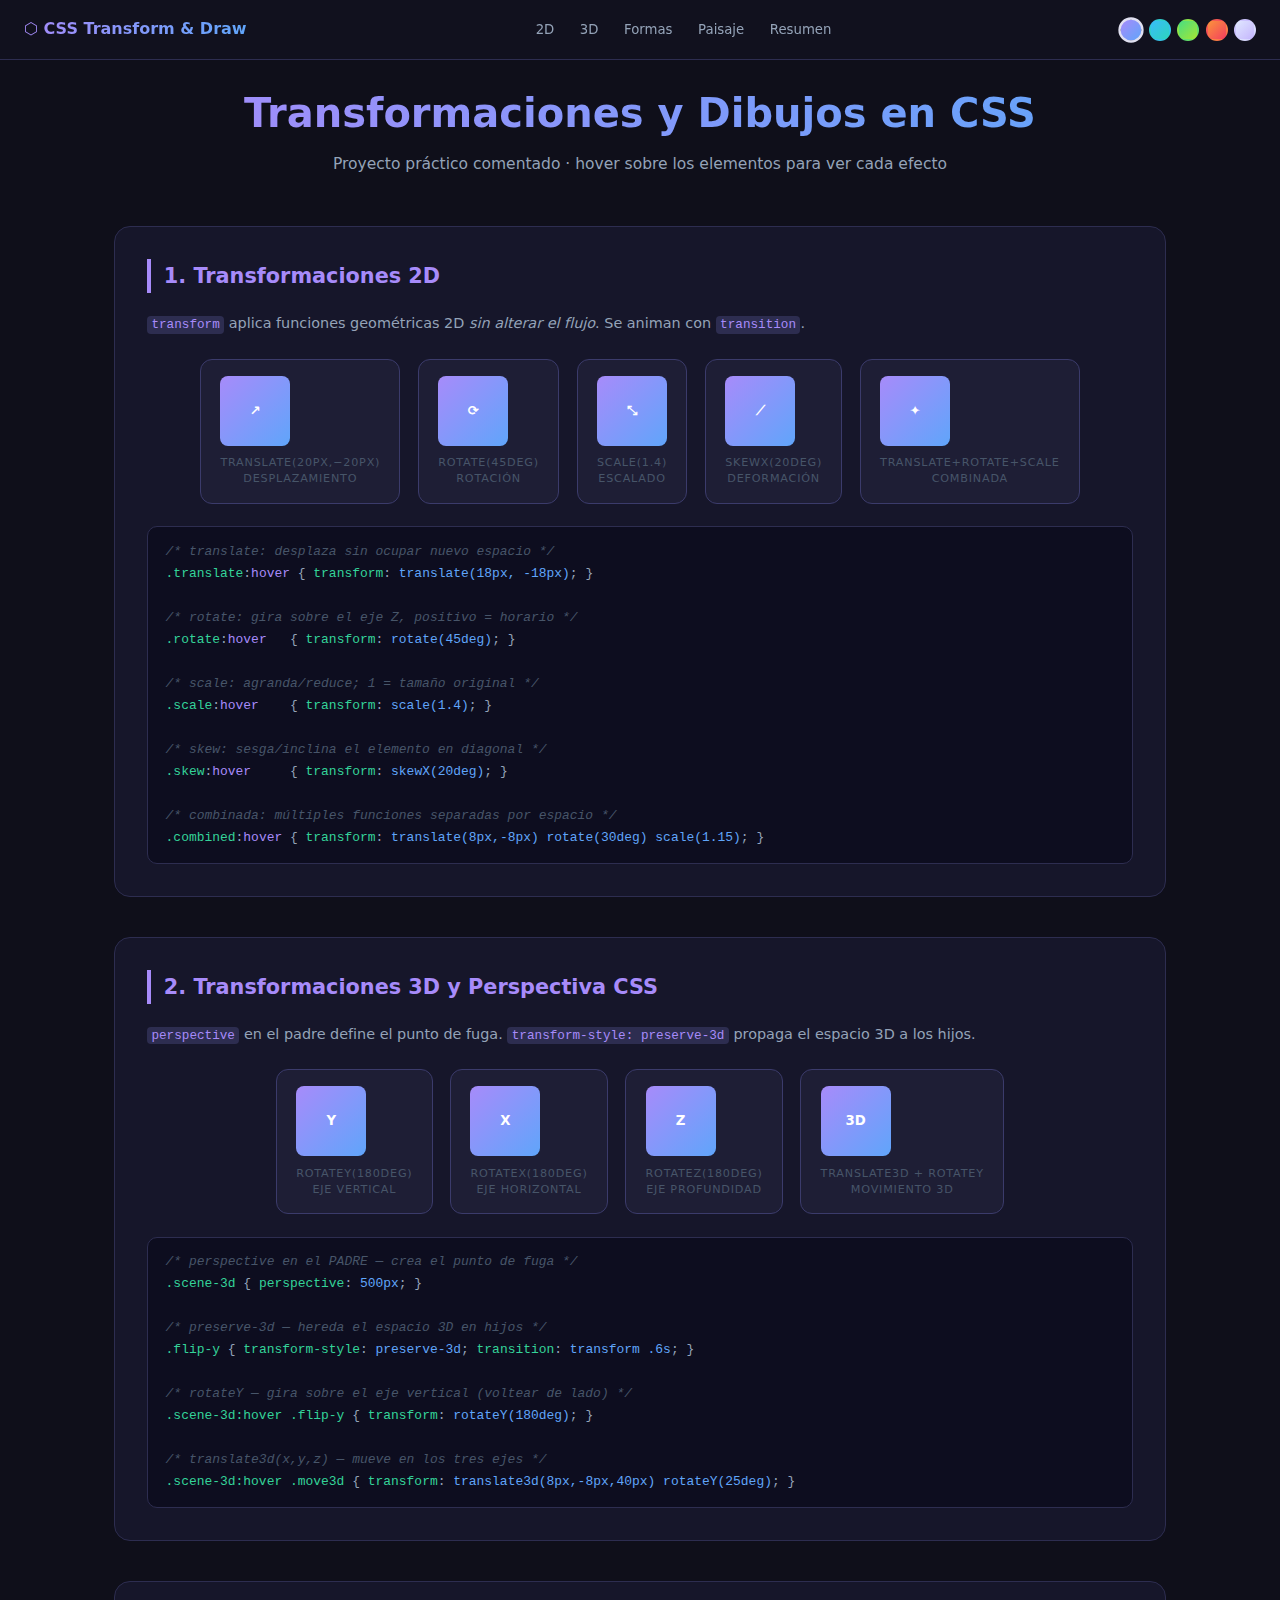
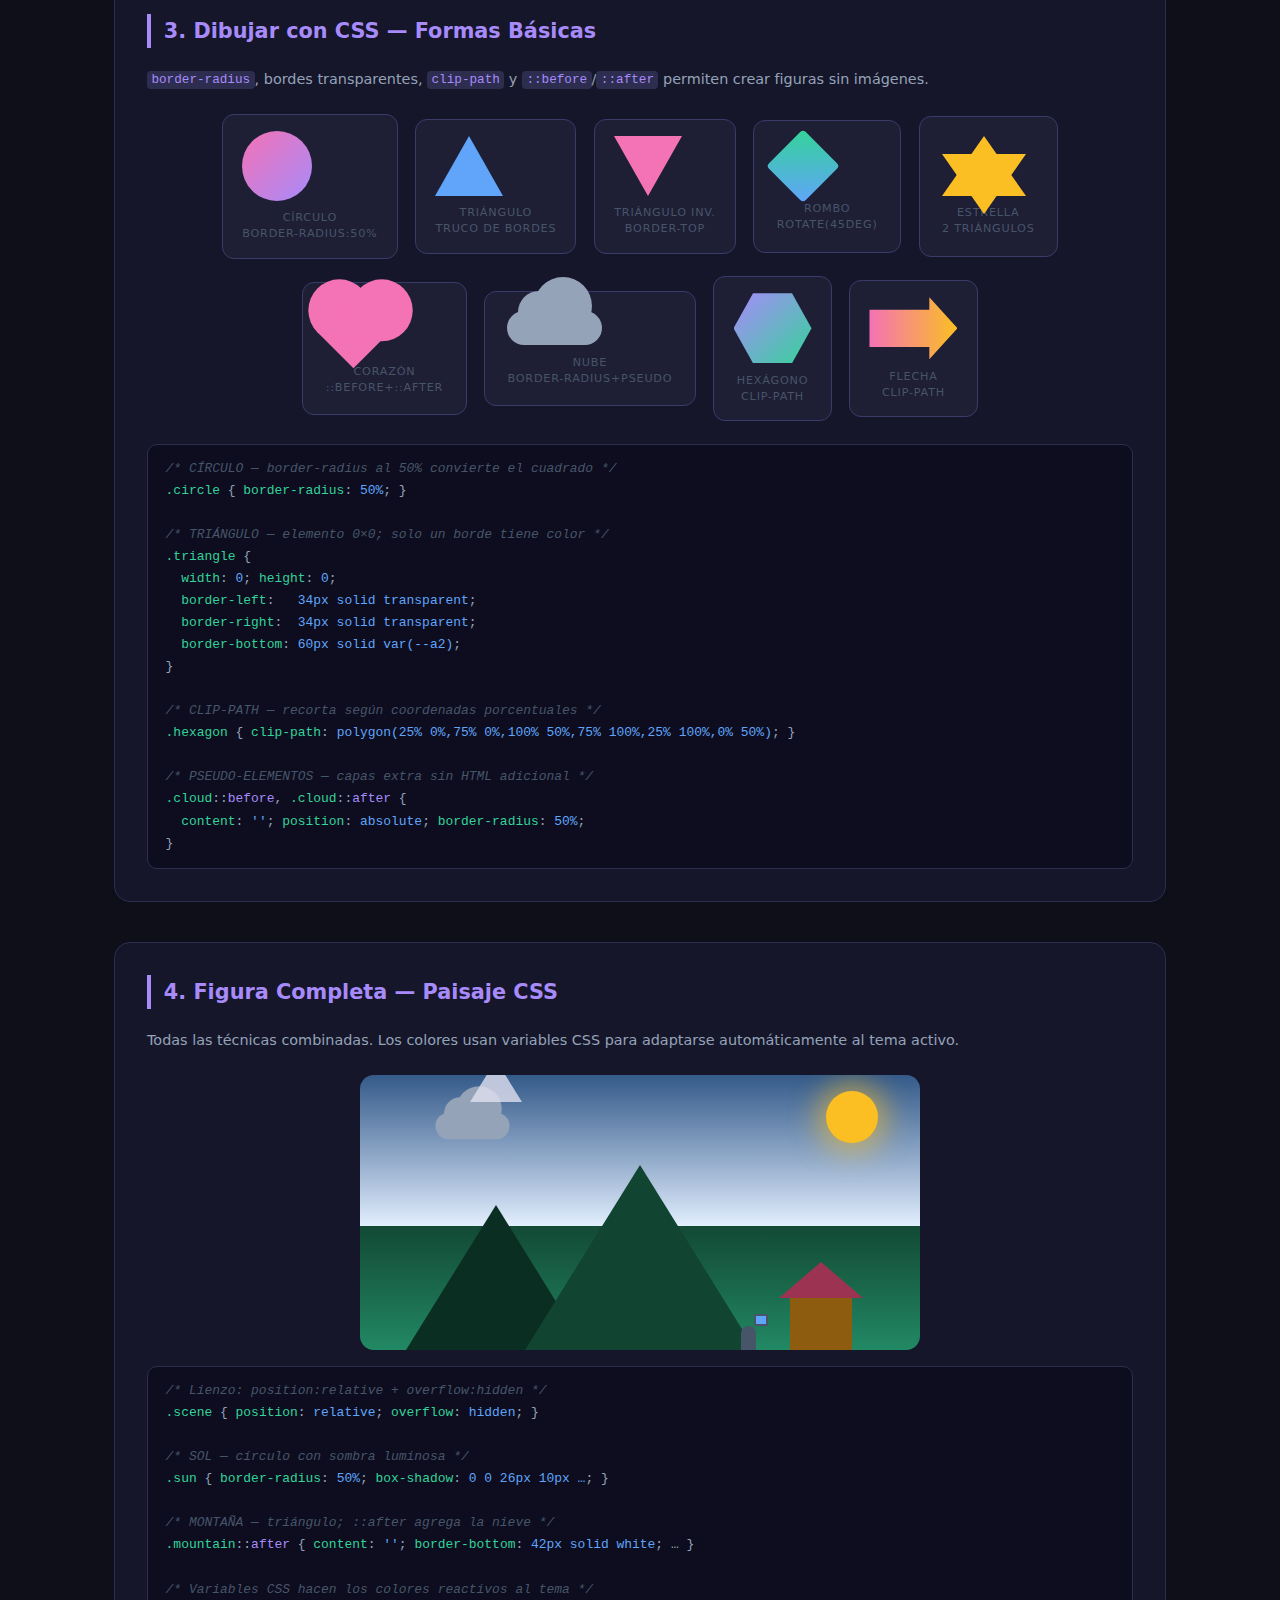
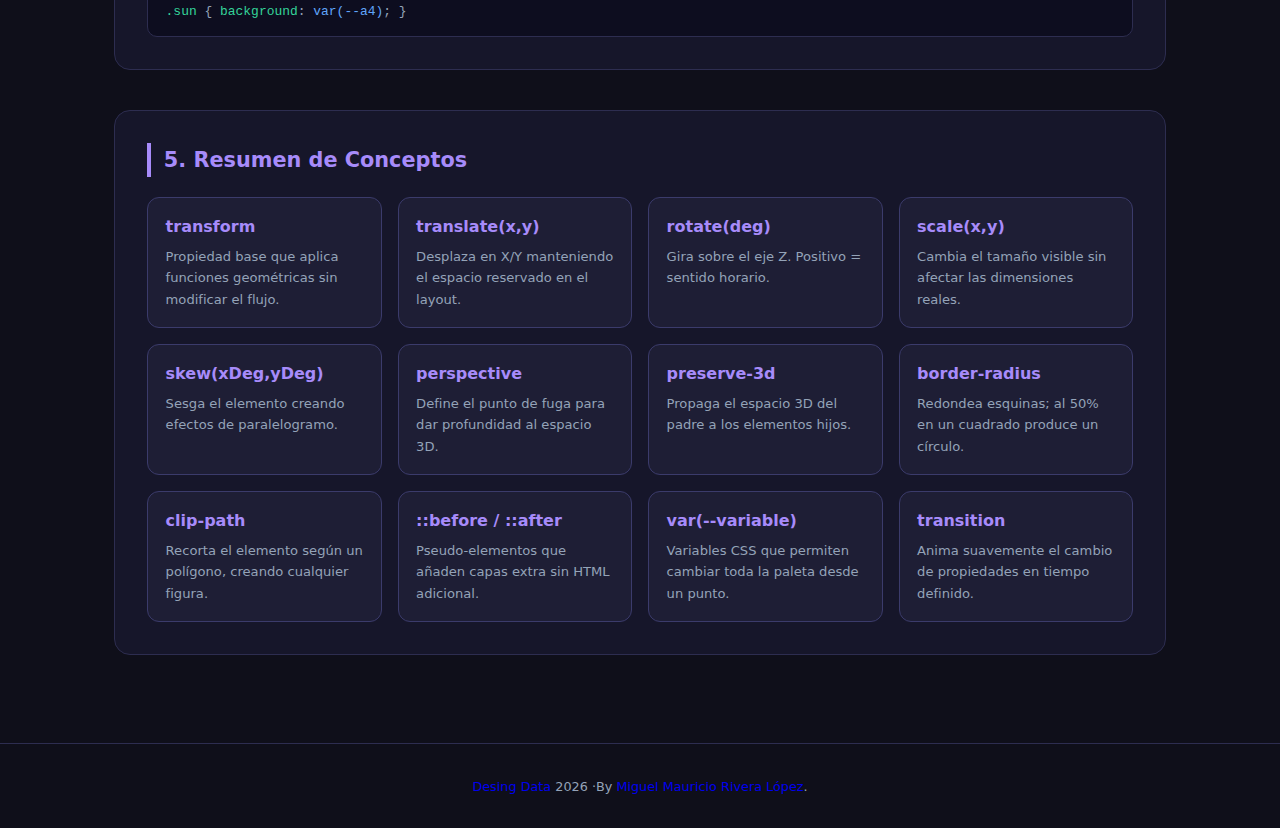
<file: transforms_draw/index.html>
<!DOCTYPE html>
<html lang="es" data-theme="dark-purple">
<head>
  <meta charset="UTF-8" />
  <meta name="viewport" content="width=device-width, initial-scale=1.0" />
  <title>Transformaciones y Dibujos en Introducción al CSS</title>
  <link rel="icon" href="https://desingdata.github.io/desingdata/img/DesingData_favicon-96x96.png" sizes="96x96" type="image/png">
  <link rel="stylesheet" href="css/style.css">
</head>
<body>

  <!-- NAVBAR -->
  <nav class="navbar" role="navigation" aria-label="Navegación principal">
    <span class="nav-logo">⬡ CSS Transform &amp; Draw</span>

    <!-- Links desktop -->
    <ul class="nav-links" role="list">
      <li><a href="#s2d">2D</a></li>
      <li><a href="#s3d">3D</a></li>
      <li><a href="#sformas">Formas</a></li>
      <li><a href="#spaisaje">Paisaje</a></li>
      <li><a href="#sresumen">Resumen</a></li>
    </ul>

    <div class="nav-controls">
      <!-- Selector de tema desktop -->
      <div class="theme-picker" role="group" aria-label="Tema de color">
        <button class="theme-btn active" data-theme="dark-purple" title="Púrpura"></button>
        <button class="theme-btn"        data-theme="ocean"       title="Océano"></button>
        <button class="theme-btn"        data-theme="forest"      title="Bosque"></button>
        <button class="theme-btn"        data-theme="sunset"      title="Atardecer"></button>
        <button class="theme-btn"        data-theme="light"       title="Claro"></button>
      </div>
      <!-- Hamburguesa -->
      <button class="hamburger" id="hamburger" aria-label="Abrir menú" aria-expanded="false">
        <span></span><span></span><span></span>
      </button>
    </div>
  </nav>

  <!-- MENÚ MÓVIL -->
  <div class="mobile-menu" id="mobileMenu" aria-hidden="true">
    <ul role="list">
      <li><a href="#s2d"      class="ml">⟲ Transformaciones 2D</a></li>
      <li><a href="#s3d"      class="ml">⬡ Transformaciones 3D</a></li>
      <li><a href="#sformas"  class="ml">◆ Formas con CSS</a></li>
      <li><a href="#spaisaje" class="ml">🏔 Paisaje CSS</a></li>
      <li><a href="#sresumen" class="ml">📋 Resumen</a></li>
    </ul>
    <div class="mobile-theme-row">
      <span class="mobile-theme-label">Tema</span>
      <button class="theme-btn active" data-theme="dark-purple" title="Púrpura"></button>
      <button class="theme-btn"        data-theme="ocean"       title="Océano"></button>
      <button class="theme-btn"        data-theme="forest"      title="Bosque"></button>
      <button class="theme-btn"        data-theme="sunset"      title="Atardecer"></button>
      <button class="theme-btn"        data-theme="light"       title="Claro"></button>
    </div>
  </div>

  <!-- CONTENIDO -->
  <main class="page">

    <h1>Transformaciones y Dibujos en CSS</h1>
    <p class="subtitle">Proyecto práctico comentado · hover sobre los elementos para ver cada efecto</p>

    <!-- 2D -->
    <section class="section" id="s2d">
      <h2>1. Transformaciones 2D</h2>
      <p>
        <code>transform</code> aplica funciones geométricas 2D <em>sin alterar el flujo</em>.
        Se animan con <code>transition</code>.
      </p>
      <div class="demo-row">
        <div class="card"><div class="box translate">↗</div><div class="label">translate(20px,−20px)<br><span>Desplazamiento</span></div></div>
        <div class="card"><div class="box rotate">⟳</div><div class="label">rotate(45deg)<br><span>Rotación</span></div></div>
        <div class="card"><div class="box scale">⤡</div><div class="label">scale(1.4)<br><span>Escalado</span></div></div>
        <div class="card"><div class="box skew">⟋</div><div class="label">skewX(20deg)<br><span>Deformación</span></div></div>
        <div class="card"><div class="box combined">✦</div><div class="label">translate+rotate+scale<br><span>Combinada</span></div></div>
      </div>
      <div class="code-block"><span class="cmt">/* translate: desplaza sin ocupar nuevo espacio */</span>
<span class="prop">.translate</span>:<span class="kw">hover</span> { <span class="prop">transform</span>: <span class="val">translate(18px, -18px)</span>; }

<span class="cmt">/* rotate: gira sobre el eje Z, positivo = horario */</span>
<span class="prop">.rotate</span>:<span class="kw">hover</span>   { <span class="prop">transform</span>: <span class="val">rotate(45deg)</span>; }

<span class="cmt">/* scale: agranda/reduce; 1 = tamaño original */</span>
<span class="prop">.scale</span>:<span class="kw">hover</span>    { <span class="prop">transform</span>: <span class="val">scale(1.4)</span>; }

<span class="cmt">/* skew: sesga/inclina el elemento en diagonal */</span>
<span class="prop">.skew</span>:<span class="kw">hover</span>     { <span class="prop">transform</span>: <span class="val">skewX(20deg)</span>; }

<span class="cmt">/* combinada: múltiples funciones separadas por espacio */</span>
<span class="prop">.combined</span>:<span class="kw">hover</span> { <span class="prop">transform</span>: <span class="val">translate(8px,-8px) rotate(30deg) scale(1.15)</span>; }</div>
    </section>

    <!-- 3D -->
    <section class="section" id="s3d">
      <h2>2. Transformaciones 3D y Perspectiva CSS</h2>
      <p>
        <code>perspective</code> en el padre define el punto de fuga.
        <code>transform-style: preserve-3d</code> propaga el espacio 3D a los hijos.
      </p>
      <div class="demo-row">
        <div class="card"><div class="scene-3d"><div class="box flip-y">Y</div></div><div class="label">rotateY(180deg)<br><span>Eje vertical</span></div></div>
        <div class="card"><div class="scene-3d"><div class="box flip-x">X</div></div><div class="label">rotateX(180deg)<br><span>Eje horizontal</span></div></div>
        <div class="card"><div class="scene-3d"><div class="box flip-z">Z</div></div><div class="label">rotateZ(180deg)<br><span>Eje profundidad</span></div></div>
        <div class="card"><div class="scene-3d"><div class="box move3d">3D</div></div><div class="label">translate3d + rotateY<br><span>Movimiento 3D</span></div></div>
      </div>
      <div class="code-block"><span class="cmt">/* perspective en el PADRE — crea el punto de fuga */</span>
<span class="prop">.scene-3d</span> { <span class="prop">perspective</span>: <span class="val">500px</span>; }

<span class="cmt">/* preserve-3d — hereda el espacio 3D en hijos */</span>
<span class="prop">.flip-y</span> { <span class="prop">transform-style</span>: <span class="val">preserve-3d</span>; <span class="prop">transition</span>: <span class="val">transform .6s</span>; }

<span class="cmt">/* rotateY — gira sobre el eje vertical (voltear de lado) */</span>
<span class="prop">.scene-3d:hover .flip-y</span> { <span class="prop">transform</span>: <span class="val">rotateY(180deg)</span>; }

<span class="cmt">/* translate3d(x,y,z) — mueve en los tres ejes */</span>
<span class="prop">.scene-3d:hover .move3d</span> { <span class="prop">transform</span>: <span class="val">translate3d(8px,-8px,40px) rotateY(25deg)</span>; }</div>
    </section>

    <!-- FORMAS -->
    <section class="section" id="sformas">
      <h2>3. Dibujar con CSS — Formas Básicas</h2>
      <p>
        <code>border-radius</code>, bordes transparentes, <code>clip-path</code>
        y <code>::before</code>/<code>::after</code> permiten crear figuras sin imágenes.
      </p>
      <div class="demo-row">
        <div class="card"><div class="circle"></div><div class="label">Círculo<br><span>border-radius:50%</span></div></div>
        <div class="card"><div class="triangle"></div><div class="label">Triángulo<br><span>Truco de bordes</span></div></div>
        <div class="card"><div class="triangle-down"></div><div class="label">Triángulo inv.<br><span>border-top</span></div></div>
        <div class="card" style="padding:1.2rem 1.4rem"><div class="diamond"></div><div class="label">Rombo<br><span>rotate(45deg)</span></div></div>
        <div class="card" style="padding:1.2rem 1.4rem"><div class="star"></div><div class="label">Estrella<br><span>2 triángulos</span></div></div>
        <div class="card" style="padding:1.2rem 1.4rem"><div class="heart"></div><div class="label">Corazón<br><span>::before+::after</span></div></div>
        <div class="card" style="padding:1.2rem 1.4rem"><div class="cloud"></div><div class="label">Nube<br><span>border-radius+pseudo</span></div></div>
        <div class="card"><div class="hexagon"></div><div class="label">Hexágono<br><span>clip-path</span></div></div>
        <div class="card"><div class="arrow-shape"></div><div class="label">Flecha<br><span>clip-path</span></div></div>
      </div>
      <div class="code-block"><span class="cmt">/* CÍRCULO — border-radius al 50% convierte el cuadrado */</span>
<span class="prop">.circle</span> { <span class="prop">border-radius</span>: <span class="val">50%</span>; }

<span class="cmt">/* TRIÁNGULO — elemento 0×0; solo un borde tiene color */</span>
<span class="prop">.triangle</span> {
  <span class="prop">width</span>: <span class="val">0</span>; <span class="prop">height</span>: <span class="val">0</span>;
  <span class="prop">border-left</span>:   <span class="val">34px solid transparent</span>;
  <span class="prop">border-right</span>:  <span class="val">34px solid transparent</span>;
  <span class="prop">border-bottom</span>: <span class="val">60px solid var(--a2)</span>;
}

<span class="cmt">/* CLIP-PATH — recorta según coordenadas porcentuales */</span>
<span class="prop">.hexagon</span> { <span class="prop">clip-path</span>: <span class="val">polygon(25% 0%,75% 0%,100% 50%,75% 100%,25% 100%,0% 50%)</span>; }

<span class="cmt">/* PSEUDO-ELEMENTOS — capas extra sin HTML adicional */</span>
<span class="prop">.cloud</span>::<span class="kw">before</span>, <span class="prop">.cloud</span>::<span class="kw">after</span> {
  <span class="prop">content</span>: <span class="val">''</span>; <span class="prop">position</span>: <span class="val">absolute</span>; <span class="prop">border-radius</span>: <span class="val">50%</span>;
}</div>
    </section>

    <!-- PAISAJE -->
    <section class="section" id="spaisaje">
      <h2>4. Figura Completa — Paisaje CSS</h2>
      <p>
        Todas las técnicas combinadas. Los colores usan variables CSS para
        adaptarse automáticamente al tema activo.
      </p>
      <div class="scene">
        <div class="sun"></div>
        <div class="cloud-scene"><div class="cloud"></div></div>
        <div class="mountain"></div>
        <div class="mountain2"></div>
        <div class="house-body"><div class="house-window"></div><div class="house-door"></div></div>
        <div class="house-roof"></div>
      </div>
      <div class="code-block"><span class="cmt">/* Lienzo: position:relative + overflow:hidden */</span>
<span class="prop">.scene</span> { <span class="prop">position</span>: <span class="val">relative</span>; <span class="prop">overflow</span>: <span class="val">hidden</span>; }

<span class="cmt">/* SOL — círculo con sombra luminosa */</span>
<span class="prop">.sun</span> { <span class="prop">border-radius</span>: <span class="val">50%</span>; <span class="prop">box-shadow</span>: <span class="val">0 0 26px 10px …</span>; }

<span class="cmt">/* MONTAÑA — triángulo; ::after agrega la nieve */</span>
<span class="prop">.mountain</span>::<span class="kw">after</span> { <span class="prop">content</span>: <span class="val">''</span>; <span class="prop">border-bottom</span>: <span class="val">42px solid white</span>; … }

<span class="cmt">/* Variables CSS hacen los colores reactivos al tema */</span>
<span class="prop">.sun</span> { <span class="prop">background</span>: <span class="val">var(--a4)</span>; }</div>
    </section>

    <!-- RESUMEN -->
    <section class="section" id="sresumen">
      <h2>5. Resumen de Conceptos</h2>
      <div class="summary-grid">
        <div class="summary-card"><strong>transform</strong><p>Propiedad base que aplica funciones geométricas sin modificar el flujo.</p></div>
        <div class="summary-card"><strong>translate(x,y)</strong><p>Desplaza en X/Y manteniendo el espacio reservado en el layout.</p></div>
        <div class="summary-card"><strong>rotate(deg)</strong><p>Gira sobre el eje Z. Positivo = sentido horario.</p></div>
        <div class="summary-card"><strong>scale(x,y)</strong><p>Cambia el tamaño visible sin afectar las dimensiones reales.</p></div>
        <div class="summary-card"><strong>skew(xDeg,yDeg)</strong><p>Sesga el elemento creando efectos de paralelogramo.</p></div>
        <div class="summary-card"><strong>perspective</strong><p>Define el punto de fuga para dar profundidad al espacio 3D.</p></div>
        <div class="summary-card"><strong>preserve-3d</strong><p>Propaga el espacio 3D del padre a los elementos hijos.</p></div>
        <div class="summary-card"><strong>border-radius</strong><p>Redondea esquinas; al 50% en un cuadrado produce un círculo.</p></div>
        <div class="summary-card"><strong>clip-path</strong><p>Recorta el elemento según un polígono, creando cualquier figura.</p></div>
        <div class="summary-card"><strong>::before / ::after</strong><p>Pseudo-elementos que añaden capas extra sin HTML adicional.</p></div>
        <div class="summary-card"><strong>var(--variable)</strong><p>Variables CSS que permiten cambiar toda la paleta desde un punto.</p></div>
        <div class="summary-card"><strong>transition</strong><p>Anima suavemente el cambio de propiedades en tiempo definido.</p></div>
      </div>
    </section>

  </main>
   <footer>
      <span class="footer-tag">
        <a style="text-decoration: none;" href="https://desingdata.github.io/desingdata/" target="_blank">Desing Data</a> 2026
    </span> 
    <span class="footer-tag">
         ·By <a style="text-decoration: none;" href="https://miguelmauricioriveralopez18686.github.io/mrlPortafolio/" target="_blank">
      Miguel Mauricio Rivera López</a>.
    </span>
    </div>
  </footer>

  <script src="js/script.js"></script>
</body>
</html>
</file>
<file: efectos/css/style.css>
/* ════════════════════════════════════════════════════
       TEMAS DE COLOR — data-theme en <html>
       Cada tema redefine las variables CSS globales.
       JavaScript cambia el atributo para alternar temas.
    ════════════════════════════════════════════════════ */

/* Tema: Noche (oscuro azul-morado, por defecto) */
[data-theme="noche"] {
    --bg: #0f0f1a;
    --surface: #1a1a2e;
    --surface2: #22223f;
    --nav-bg: rgba(15, 15, 26, .92);
    --border: rgba(255, 255, 255, .08);
    --accent1: #e94560;
    --accent2: #0f3460;
    --accent3: #533483;
    --text: #e0e0e0;
    --muted: #888;
    --code-bg: #0d0d1a;
    --code-text: #7dd3fc;
    --hero-from: #0f0f1a;
    --hero-mid: #1a0533;
    --hero-to: #0f1a3a;
    --h-grad: linear-gradient(90deg, #e94560, #a855f7, #38bdf8);
    --card-demo: #111827;
}

/* Tema: Aurora (oscuro verde-esmeralda) */
[data-theme="aurora"] {
    --bg: #071a12;
    --surface: #0d2b1e;
    --surface2: #163d2a;
    --nav-bg: rgba(7, 26, 18, .92);
    --border: rgba(255, 255, 255, .08);
    --accent1: #10d9a0;
    --accent2: #0a6641;
    --accent3: #1a8a63;
    --text: #d4f5e9;
    --muted: #6fac90;
    --code-bg: #061410;
    --code-text: #6ee7b7;
    --hero-from: #071a12;
    --hero-mid: #0a3320;
    --hero-to: #051510;
    --h-grad: linear-gradient(90deg, #10d9a0, #34d399, #6ee7b7);
    --card-demo: #0a1f15;
}

/* Tema: Fuego (oscuro naranja-rojo) */
[data-theme="fuego"] {
    --bg: #1a0a00;
    --surface: #2b1200;
    --surface2: #3d1c00;
    --nav-bg: rgba(26, 10, 0, .92);
    --border: rgba(255, 255, 255, .08);
    --accent1: #ff6b35;
    --accent2: #8b2500;
    --accent3: #c43b00;
    --text: #ffe8d6;
    --muted: #a07060;
    --code-bg: #150800;
    --code-text: #fdba74;
    --hero-from: #1a0a00;
    --hero-mid: #3d1600;
    --hero-to: #200800;
    --h-grad: linear-gradient(90deg, #ff6b35, #f97316, #fbbf24);
    --card-demo: #1f0c00;
}

/* Tema: Océano (oscuro azul profundo) */
[data-theme="oceano"] {
    --bg: #030d1a;
    --surface: #071a33;
    --surface2: #0e2644;
    --nav-bg: rgba(3, 13, 26, .92);
    --border: rgba(255, 255, 255, .08);
    --accent1: #38bdf8;
    --accent2: #0c3b6b;
    --accent3: #1d5c9e;
    --text: #cce8f8;
    --muted: #5b8ca8;
    --code-bg: #021020;
    --code-text: #7dd3fc;
    --hero-from: #030d1a;
    --hero-mid: #071a33;
    --hero-to: #041020;
    --h-grad: linear-gradient(90deg, #38bdf8, #60a5fa, #a78bfa);
    --card-demo: #060f1e;
}

/* Tema: Rosa (claro pastel) */
[data-theme="rosa"] {
    --bg: #fff0f5;
    --surface: #ffffff;
    --surface2: #fce7f3;
    --nav-bg: rgba(255, 240, 245, .95);
    --border: rgba(0, 0, 0, .08);
    --accent1: #db2777;
    --accent2: #9d174d;
    --accent3: #be185d;
    --text: #3b1225;
    --muted: #9f6879;
    --code-bg: #fdf2f8;
    --code-text: #be185d;
    --hero-from: #fce7f3;
    --hero-mid: #fbcfe8;
    --hero-to: #f9a8d4;
    --h-grad: linear-gradient(90deg, #db2777, #ec4899, #f472b6);
    --card-demo: #fff5f9;
}

/* Tema: Claro (blanco limpio) */
[data-theme="claro"] {
    --bg: #f8fafc;
    --surface: #ffffff;
    --surface2: #f1f5f9;
    --nav-bg: rgba(248, 250, 252, .95);
    --border: rgba(0, 0, 0, .08);
    --accent1: #6366f1;
    --accent2: #3730a3;
    --accent3: #4f46e5;
    --text: #1e293b;
    --muted: #64748b;
    --code-bg: #f1f5f9;
    --code-text: #4f46e5;
    --hero-from: #f8fafc;
    --hero-mid: #eef2ff;
    --hero-to: #f0fdf4;
    --h-grad: linear-gradient(90deg, #6366f1, #8b5cf6, #06b6d4);
    --card-demo: #f8fafc;
}

/* ════════════════════════════════════════════════════
       RESET & BASE
    ════════════════════════════════════════════════════ */
*,
*::before,
*::after {
    box-sizing: border-box;
    margin: 0;
    padding: 0;
}

body {
    font-family: 'Segoe UI', system-ui, sans-serif;
    background: var(--bg);
    color: var(--text);
    line-height: 1.6;
    /* Offset para que el contenido no quede bajo el nav fijo */
    scroll-padding-top: 72px;
    transition: background .3s, color .3s;
}

/* ════════════════════════════════════════════════════
       NAVBAR — barra de navegación fija con menú responsivo
    ════════════════════════════════════════════════════ */
.navbar {
    position: fixed;
    /* fija al tope de la ventana */
    top: 0;
    left: 0;
    right: 0;
    z-index: 1000;
    background: var(--nav-bg);
    backdrop-filter: blur(16px);
    /* cristal esmerilado */
    -webkit-backdrop-filter: blur(16px);
    border-bottom: 1px solid var(--border);
    height: 64px;
    display: flex;
    align-items: center;
    padding: 0 1.5rem;
    gap: 1rem;
    transition: background .3s;
}

/* Logo */
.nav-logo {
    font-size: 1.1rem;
    font-weight: 800;
    background: var(--h-grad);
    -webkit-background-clip: text;
    background-clip: text;
    -webkit-text-fill-color: transparent;
    white-space: nowrap;
    flex-shrink: 0;
    text-decoration: none;
}

/* Espaciador entre logo y links */
.nav-spacer {
    flex: 1;
}

/* Lista de enlaces de navegación */
.nav-links {
    display: flex;
    align-items: center;
    gap: 0.2rem;
    list-style: none;
}

.nav-links a {
    display: block;
    padding: 0.4rem 0.7rem;
    font-size: 0.82rem;
    font-weight: 500;
    color: var(--muted);
    text-decoration: none;
    border-radius: 8px;
    transition: background .2s, color .2s;
    white-space: nowrap;
}

.nav-links a:hover {
    background: var(--surface2);
    color: var(--text);
}

/* ────── SELECTOR DE TEMA ────── */
.theme-picker {
    position: relative;
    flex-shrink: 0;
}

/* Botón que abre el panel de temas */
.theme-btn {
    display: flex;
    align-items: center;
    gap: 0.4rem;
    padding: 0.4rem 0.8rem;
    background: var(--surface2);
    border: 1px solid var(--border);
    border-radius: 99px;
    color: var(--text);
    font-size: 0.8rem;
    font-weight: 600;
    cursor: pointer;
    transition: background .2s;
    white-space: nowrap;
}

.theme-btn:hover {
    background: var(--accent1);
    color: #fff;
}

.theme-btn .dot {
    width: 10px;
    height: 10px;
    border-radius: 50%;
    background: var(--accent1);
    display: inline-block;
    flex-shrink: 0;
}

/* Panel desplegable de opciones de tema */
.theme-dropdown {
    position: absolute;
    top: calc(100% + 10px);
    right: 0;
    background: var(--surface);
    border: 1px solid var(--border);
    border-radius: 14px;
    padding: 0.8rem;
    display: none;
    /* oculto por defecto */
    grid-template-columns: repeat(3, 1fr);
    gap: 0.5rem;
    min-width: 230px;
    box-shadow: 0 20px 60px rgba(0, 0, 0, .4);
    z-index: 100;
}

.theme-dropdown.open {
    display: grid;
}

/* Botón individual de cada tema */
.theme-option {
    display: flex;
    flex-direction: column;
    align-items: center;
    gap: 0.35rem;
    padding: 0.6rem 0.4rem;
    border: 2px solid transparent;
    border-radius: 10px;
    cursor: pointer;
    background: var(--surface2);
    transition: border-color .2s, transform .15s;
    font-size: 0.72rem;
    font-weight: 600;
    color: var(--muted);
}

.theme-option:hover {
    transform: scale(1.05);
    border-color: var(--border);
}

.theme-option.active {
    border-color: var(--accent1);
    color: var(--text);
}

/* Muestra de colores del tema */
.theme-swatch {
    display: flex;
    gap: 3px;
}

.theme-swatch span {
    width: 14px;
    height: 14px;
    border-radius: 50%;
}

/* ────── BOTÓN HAMBURGUESA (solo móvil) ────── */
.hamburger {
    display: none;
    /* oculto en desktop */
    flex-direction: column;
    gap: 5px;
    background: none;
    border: none;
    cursor: pointer;
    padding: 6px;
    border-radius: 8px;
    flex-shrink: 0;
}

.hamburger span {
    display: block;
    width: 22px;
    height: 2px;
    background: var(--text);
    border-radius: 2px;
    transition: transform .3s, opacity .3s;
}

/* Animación ✕ cuando el menú está abierto */
.hamburger.open span:nth-child(1) {
    transform: translateY(7px) rotate(45deg);
}

.hamburger.open span:nth-child(2) {
    opacity: 0;
}

.hamburger.open span:nth-child(3) {
    transform: translateY(-7px) rotate(-45deg);
}

/* ════════════════════════════════════════════════════
       RESPONSIVIDAD NAV — breakpoint 768px
    ════════════════════════════════════════════════════ */
@media (max-width: 768px) {

    /* El hamburger aparece */
    .hamburger {
        display: flex;
    }

    /* Los links se convierten en menú desplegable vertical */
    .nav-links {
        position: fixed;
        top: 64px;
        /* justo debajo del navbar */
        left: 0;
        right: 0;
        background: var(--nav-bg);
        backdrop-filter: blur(20px);
        -webkit-backdrop-filter: blur(20px);
        border-bottom: 1px solid var(--border);
        flex-direction: column;
        align-items: stretch;
        gap: 0;
        padding: 0.8rem 1rem;
        /* Oculto con transform + opacity para animar suavemente */
        transform: translateY(-10px);
        opacity: 0;
        pointer-events: none;
        transition: transform .3s, opacity .3s;
        max-height: calc(100vh - 64px);
        overflow-y: auto;
    }

    /* Cuando el menú está abierto */
    .nav-links.open {
        transform: translateY(0);
        opacity: 1;
        pointer-events: all;
    }

    .nav-links a {
        padding: 0.75rem 1rem;
        font-size: 0.95rem;
        border-radius: 10px;
    }

    /* El dropdown de temas se adapta a la derecha */
    .theme-dropdown {
        right: -0.5rem;
        grid-template-columns: repeat(2, 1fr);
        min-width: 200px;
    }
}

/* ════════════════════════════════════════════════════
       HERO — empujado para compensar el nav fijo
    ════════════════════════════════════════════════════ */
.hero {
    text-align: center;
    padding: 7rem 2rem 3.5rem;
    /* top extra por el nav */
    background: linear-gradient(135deg, var(--hero-from) 0%, var(--hero-mid) 50%, var(--hero-to) 100%);
    border-bottom: 1px solid var(--border);
    transition: background .3s;
}

.hero h1 {
    font-size: clamp(2rem, 5vw, 3.5rem);
    font-weight: 900;
    letter-spacing: -1px;
    background: var(--h-grad);
    -webkit-background-clip: text;
    background-clip: text;
    -webkit-text-fill-color: transparent;
    text-shadow: none;
}

.hero p {
    margin-top: 1rem;
    color: var(--muted);
    font-size: 1.05rem;
    max-width: 600px;
    margin-inline: auto;
}

/* Indicador del tema activo en el hero */
.hero-theme-badge {
    display: inline-flex;
    align-items: center;
    gap: 0.4rem;
    margin-top: 1.2rem;
    padding: 0.3rem 1rem;
    background: var(--surface);
    border: 1px solid var(--border);
    border-radius: 99px;
    font-size: 0.78rem;
    color: var(--muted);
}

/* ════════════════════════════════════════════════════
       LAYOUT GENERAL
    ════════════════════════════════════════════════════ */
.container {
    max-width: 1200px;
    margin-inline: auto;
    padding: 3rem 1.5rem;
    display: flex;
    flex-direction: column;
    gap: 5rem;
}

/* Secciones con id para anclas del nav */
section {
    scroll-margin-top: 80px;
}

.section-title {
    font-size: clamp(1.3rem, 3vw, 1.8rem);
    font-weight: 700;
    color: var(--text);
    margin-bottom: 0.3rem;
    display: flex;
    align-items: center;
    gap: 0.6rem;
    flex-wrap: wrap;
}

.section-title span.tag {
    font-size: 0.72rem;
    background: var(--accent1);
    color: #fff;
    padding: 2px 10px;
    border-radius: 99px;
    font-weight: 600;
    letter-spacing: 1px;
    text-transform: uppercase;
}

.section-desc {
    color: var(--muted);
    margin-bottom: 2rem;
    font-size: 0.95rem;
    max-width: 700px;
}

/* ════════════════════════════════════════════════════
       GRID RESPONSIVA
       — 3 columnas en desktop
       — 2 en tablet (≤900px)
       — 1 en móvil  (≤520px)
    ════════════════════════════════════════════════════ */
.grid {
    display: grid;
    grid-template-columns: repeat(auto-fill, minmax(min(280px, 100%), 1fr));
    gap: 1.5rem;
}

@media (max-width: 900px) {
    .grid {
        grid-template-columns: repeat(auto-fill, minmax(min(240px, 100%), 1fr));
    }
}

@media (max-width: 520px) {
    .grid {
        grid-template-columns: 1fr;
    }

    .container {
        padding: 2rem 1rem;
        gap: 3.5rem;
    }
}

/* ════════════════════════════════════════════════════
       TARJETAS
    ════════════════════════════════════════════════════ */
.card {
    background: var(--surface);
    border-radius: 12px;
    border: 1px solid var(--border);
    overflow: hidden;
    display: flex;
    flex-direction: column;
    transition: background .3s, border-color .3s;
}

.card-demo {
    height: 200px;
    display: flex;
    align-items: center;
    justify-content: center;
    background: var(--card-demo);
    position: relative;
    overflow: hidden;
    transition: background .3s;
}

.card-info {
    padding: 1rem 1.2rem;
}

.card-info h3 {
    font-size: 1rem;
    font-weight: 700;
    color: var(--text);
    margin-bottom: 0.4rem;
}

.card-info p {
    font-size: 0.82rem;
    color: var(--muted);
    line-height: 1.5;
}

.card-info code {
    display: block;
    margin-top: 0.7rem;
    font-size: 0.75rem;
    background: var(--code-bg);
    padding: 0.6rem 0.8rem;
    border-radius: 6px;
    color: var(--code-text);
    border-left: 3px solid var(--accent1);
    white-space: pre-wrap;
    font-family: 'Cascadia Code', 'Fira Code', monospace;
    transition: background .3s, color .3s, border-color .3s;
}

/* ════════════════════════════════════════════════════
       DEMOS CSS — los mismos que antes, sin cambios de lógica
    ════════════════════════════════════════════════════ */

/* — text-shadow — */
.demo-text-simple {
    font-size: 2.2rem;
    font-weight: 900;
    color: var(--text);
    text-shadow: 4px 4px 8px rgba(0, 0, 0, .8);
}

.demo-text-glow {
    font-size: 2.2rem;
    font-weight: 900;
    color: #fff;
    text-shadow: 0 0 10px var(--accent1), 0 0 30px var(--accent1), 0 0 60px var(--accent1);
}

.demo-text-3d {
    font-size: 2.2rem;
    font-weight: 900;
    color: var(--accent1);
    text-shadow: 1px 1px 0 var(--accent2), 2px 2px 0 var(--accent3), 5px 5px 10px #000;
}

.demo-text-stroke {
    font-size: 2.2rem;
    font-weight: 900;
    color: var(--bg);
    text-shadow: -2px -2px 0 var(--accent3), 2px -2px 0 var(--accent3), -2px 2px 0 var(--accent3), 2px 2px 0 var(--accent3);
}

/* — box-shadow — */
.demo-box-base {
    width: 120px;
    height: 120px;
    border-radius: 8px;
    background: var(--accent2);
    box-shadow: 6px 6px 20px rgba(0, 0, 0, .6);
}

.demo-box-glow {
    width: 120px;
    height: 120px;
    border-radius: 8px;
    background: var(--accent2);
    box-shadow: 0 0 15px var(--accent1), 0 0 40px color-mix(in srgb, var(--accent1) 40%, transparent), 0 0 80px color-mix(in srgb, var(--accent1) 20%, transparent);
}

.demo-box-inset {
    width: 120px;
    height: 120px;
    border-radius: 50%;
    background: var(--surface);
    box-shadow: inset -6px -6px 12px rgba(255, 255, 255, .13), inset 6px 6px 12px rgba(0, 0, 0, .5), 0 10px 30px rgba(0, 0, 0, .3);
}

.demo-box-multi {
    width: 120px;
    height: 120px;
    border-radius: 12px;
    background: linear-gradient(135deg, var(--accent3), var(--accent1));
    box-shadow: 0 0 0 4px color-mix(in srgb, var(--accent1) 33%, transparent), 0 0 0 8px color-mix(in srgb, var(--accent3) 33%, transparent), 0 20px 40px rgba(0, 0, 0, .5);
}

/* — Sombras idénticas — */
.demo-neon-card {
    width: 140px;
    height: 80px;
    border-radius: 8px;
    background: #000;
    border: 2px solid #0ff;
    box-shadow: 0 0 5px #0ff, 0 0 15px #0ff, 0 0 30px #0ff, inset 0 0 15px rgba(0, 255, 255, .2);
    display: flex;
    align-items: center;
    justify-content: center;
    font-weight: 700;
    color: #0ff;
    font-size: 1.1rem;
    text-shadow: 0 0 8px #0ff;
}

.demo-retro {
    width: 140px;
    height: 80px;
    border-radius: 4px;
    background: #fde68a;
    color: #111;
    font-weight: 900;
    font-size: 1rem;
    display: flex;
    align-items: center;
    justify-content: center;
    box-shadow: 4px 4px 0 #f97316, 8px 8px 0 #dc2626, 12px 12px 0 #7c3aed;
}

/* — Pixel art — */
.pixel-canvas {
    width: 1px;
    height: 1px;
    box-shadow: 10px 5px 0 8px #fcd34d, 8px 7px 0 1px #000, 12px 7px 0 1px #000, 8px 10px 0 1px #000, 10px 11px 0 1px #000, 12px 10px 0 1px #000;
    transform: scale(8);
    margin: 60px auto;
    display: block;
}

.pixel-heart {
    width: 1px;
    height: 1px;
    box-shadow: 2px 1px 0 0 var(--accent1), 3px 1px 0 0 var(--accent1), 5px 1px 0 0 var(--accent1), 6px 1px 0 0 var(--accent1), 1px 2px 0 0 var(--accent1), 2px 2px 0 0 var(--accent1), 3px 2px 0 0 var(--accent1), 4px 2px 0 0 var(--accent1), 5px 2px 0 0 var(--accent1), 6px 2px 0 0 var(--accent1), 7px 2px 0 0 var(--accent1), 1px 3px 0 0 var(--accent1), 2px 3px 0 0 var(--accent1), 3px 3px 0 0 var(--accent1), 4px 3px 0 0 var(--accent1), 5px 3px 0 0 var(--accent1), 6px 3px 0 0 var(--accent1), 7px 3px 0 0 var(--accent1), 2px 4px 0 0 var(--accent1), 3px 4px 0 0 var(--accent1), 4px 4px 0 0 var(--accent1), 5px 4px 0 0 var(--accent1), 6px 4px 0 0 var(--accent1), 3px 5px 0 0 var(--accent1), 4px 5px 0 0 var(--accent1), 5px 5px 0 0 var(--accent1), 4px 6px 0 0 var(--accent1);
    transform: scale(14);
    margin: 80px auto 30px;
    display: block;
}

/* — filter — */
.filter-img {
    width: 120px;
    height: 120px;
    border-radius: 8px;
    background: linear-gradient(135deg, var(--accent1), var(--accent3), var(--accent2));
}

.filter-blur {
    filter: blur(4px);
}

.filter-bright {
    filter: brightness(1.8);
}

.filter-gray {
    filter: grayscale(1);
}

.filter-hue {
    filter: hue-rotate(180deg);
}

.filter-contrast {
    filter: contrast(2);
}

.filter-saturate {
    filter: saturate(4);
}

.filter-sepia {
    filter: sepia(1);
}

.filter-invert {
    filter: invert(1);
}

.filter-dropshadow {
    filter: drop-shadow(0 0 12px var(--accent1));
}

.filter-combo {
    filter: brightness(1.3) saturate(2) hue-rotate(30deg);
}

/* — mix-blend-mode — */
.blend-wrapper {
    position: relative;
    width: 140px;
    height: 140px;
}

.blend-bg {
    width: 100%;
    height: 100%;
    border-radius: 8px;
    background: linear-gradient(135deg, #38bdf8, #a855f7, #f97316);
}

.blend-text {
    position: absolute;
    inset: 0;
    display: flex;
    align-items: center;
    justify-content: center;
    font-size: 2rem;
    font-weight: 900;
    color: #fff;
}

.blend-multiply {
    mix-blend-mode: multiply;
}

.blend-screen {
    mix-blend-mode: screen;
}

.blend-overlay {
    mix-blend-mode: overlay;
}

.blend-difference {
    mix-blend-mode: difference;
}

.blend-exclusion {
    mix-blend-mode: exclusion;
}

.blend-color-dodge {
    mix-blend-mode: color-dodge;
}

.blend-bg-mode {
    width: 140px;
    height: 140px;
    border-radius: 8px;
    background: url("data:image/svg+xml,%3Csvg xmlns='http://www.w3.org/2000/svg' width='100' height='100'%3E%3Crect fill='%23e94560' width='100' height='100'/%3E%3Ccircle cx='50' cy='50' r='40' fill='%23533483'/%3E%3C/svg%3E"), linear-gradient(135deg, #38bdf8, #f97316);
    background-blend-mode: multiply;
}

/* — clip-path — */
.clip-base {
    width: 140px;
    height: 140px;
    background: linear-gradient(135deg, var(--accent1), var(--accent3));
}

.clip-inset {
    clip-path: inset(15px 20px 15px 20px round 8px);
}

.clip-circle {
    clip-path: circle(45% at 50% 50%);
}

.clip-ellipse {
    clip-path: ellipse(50% 35% at 50% 50%);
}

.clip-triangle {
    clip-path: polygon(50% 0%, 0% 100%, 100% 100%);
}

.clip-diamond {
    clip-path: polygon(50% 0%, 100% 50%, 50% 100%, 0% 50%);
}

.clip-star {
    clip-path: polygon(50% 0%, 61% 35%, 98% 35%, 68% 57%, 79% 91%, 50% 70%, 21% 91%, 32% 57%, 2% 35%, 39% 35%);
}

.clip-arrow {
    clip-path: polygon(0 20%, 70% 20%, 70% 0%, 100% 50%, 70% 100%, 70% 80%, 0 80%);
}

.clip-hexagon {
    clip-path: polygon(25% 0%, 75% 0%, 100% 50%, 75% 100%, 25% 100%, 0% 50%);
}

/* — float + shape-outside — */
.shape-demo {
    padding: 1.2rem;
    color: var(--text);
    font-size: 0.85rem;
    line-height: 1.8;
    background: var(--card-demo);
    border-radius: 8px;
    overflow: hidden;
    min-height: 180px;
}

.shape-floater {
    width: 110px;
    height: 110px;
    background: linear-gradient(135deg, var(--accent1), var(--accent3));
    margin: 0 1.2rem 0.5rem 0;
    float: left;
}

.shape-circle {
    clip-path: circle(50%);
    shape-outside: circle(50%);
}

.shape-polygon {
    clip-path: polygon(0 0, 100% 0, 60% 100%, 0 100%);
    shape-outside: polygon(0 0, 100% 0, 60% 100%, 0 100%);
}

/* — shape() — */
.shape-fn-demo {
    width: 200px;
    height: 140px;
    background: linear-gradient(135deg, var(--accent1), var(--accent3));
    margin: 0 auto;
    clip-path: shape(from 0% 50%, curve to 30% 0% with 0% 0%, line to 70% 0%, curve to 100% 50% with 100% 0%, curve to 70% 100% with 100% 100%, line to 30% 100%, curve to 0% 50% with 0% 100%, close);
}

/* — mask — */
.mask-base {
    width: 160px;
    height: 120px;
    background: linear-gradient(135deg, var(--accent1), #38bdf8);
    border-radius: 8px;
}

.mask-gradient {
    mask-image: linear-gradient(to right, black 30%, transparent 100%);
    -webkit-mask-image: linear-gradient(to right, black 30%, transparent 100%);
}

.mask-radial {
    mask-image: radial-gradient(circle, black 40%, transparent 70%);
    -webkit-mask-image: radial-gradient(circle, black 40%, transparent 70%);
}

.mask-dots {
    mask-image: radial-gradient(circle, black 3px, transparent 4px);
    mask-size: 16px 16px;
    -webkit-mask-image: radial-gradient(circle, black 3px, transparent 4px);
    -webkit-mask-size: 16px 16px;
}

.mask-text-clip {
    width: 200px;
    height: 80px;
    background: var(--h-grad);
    font-size: 2.5rem;
    font-weight: 900;
    line-height: 80px;
    text-align: center;
    color: transparent;
    background-clip: text;
    -webkit-background-clip: text;
}

.mask-svg {
    mask-image: url("data:image/svg+xml,%3Csvg xmlns='http://www.w3.org/2000/svg' viewBox='0 0 100 100'%3E%3Cpolygon points='50,5 95,35 80,90 20,90 5,35' fill='white'/%3E%3C/svg%3E");
    mask-size: contain;
    mask-repeat: no-repeat;
    mask-position: center;
    -webkit-mask-image: url("data:image/svg+xml,%3Csvg xmlns='http://www.w3.org/2000/svg' viewBox='0 0 100 100'%3E%3Cpolygon points='50,5 95,35 80,90 20,90 5,35' fill='white'/%3E%3C/svg%3E");
    -webkit-mask-size: contain;
    -webkit-mask-repeat: no-repeat;
    -webkit-mask-position: center;
}

/* ════════════════════════════════════════════════════
       FOOTER
    ════════════════════════════════════════════════════ */
footer {
    text-align: center;
    padding: 2rem;
    color: var(--muted);
    font-size: 0.85rem;
    border-top: 1px solid var(--border);
    transition: border-color .3s;
}

/* ════════════════════════════════════════════════════
       SCROLL-TO-TOP
    ════════════════════════════════════════════════════ */
.scroll-top {
    position: fixed;
    bottom: 1.5rem;
    right: 1.5rem;
    width: 44px;
    height: 44px;
    background: var(--accent1);
    color: #fff;
    border: none;
    border-radius: 50%;
    font-size: 1.2rem;
    cursor: pointer;
    display: flex;
    align-items: center;
    justify-content: center;
    opacity: 0;
    pointer-events: none;
    transition: opacity .3s, transform .3s, background .3s;
    box-shadow: 0 4px 20px rgba(0, 0, 0, .3);
    z-index: 999;
}

.scroll-top.visible {
    opacity: 1;
    pointer-events: all;
}

.scroll-top:hover {
    transform: translateY(-3px);
}
</file>
<file: interfaz_usuario/css/style.css>
/* ============================================================
       TEMAS DE COLOR
       Cada [data-theme] redefine las variables CSS del :root.
       Al cambiar el atributo en <html>, toda la página se actualiza
       instantáneamente gracias a las custom properties en cascada.
    ============================================================ */

/* Tema 1: Dark Cyan */
[data-theme="dark-cyan"] {
    --bg: #0b0c10;
    --surface: #13151c;
    --surface2: #1e2130;
    --accent: #00ffe0;
    --accent2: #ff4d6d;
    --accent3: #ffd166;
    --text: #e8eaf0;
    --text-muted: #7a7f99;
    --border: #2a2d3e;
    --scrollbar-thumb: linear-gradient(180deg, #00ffe0, #ff4d6d);
    --header-glow: rgba(0, 255, 224, .07);
}

/* Tema 2: Light Slate */
[data-theme="light-slate"] {
    --bg: #f4f5f9;
    --surface: #ffffff;
    --surface2: #eceef5;
    --accent: #4f46e5;
    --accent2: #e11d48;
    --accent3: #d97706;
    --text: #1e1f2e;
    --text-muted: #6b7280;
    --border: #d1d5e0;
    --scrollbar-thumb: linear-gradient(180deg, #4f46e5, #e11d48);
    --header-glow: rgba(79, 70, 229, .06);
}

/* Tema 3: Dark Purple */
[data-theme="dark-purple"] {
    --bg: #0d0a1a;
    --surface: #140f28;
    --surface2: #1c1638;
    --accent: #c084fc;
    --accent2: #f472b6;
    --accent3: #34d399;
    --text: #f0eaff;
    --text-muted: #8b7faa;
    --border: #2e2550;
    --scrollbar-thumb: linear-gradient(180deg, #c084fc, #f472b6);
    --header-glow: rgba(192, 132, 252, .08);
}

/* Tema 4: Dark Amber */
[data-theme="dark-amber"] {
    --bg: #0f0d08;
    --surface: #1a1608;
    --surface2: #252010;
    --accent: #fbbf24;
    --accent2: #f97316;
    --accent3: #a3e635;
    --text: #fef9e7;
    --text-muted: #92855a;
    --border: #3a3010;
    --scrollbar-thumb: linear-gradient(180deg, #fbbf24, #f97316);
    --header-glow: rgba(251, 191, 36, .07);
}

/* Tema 5: Light Rose */
[data-theme="light-rose"] {
    --bg: #fff5f7;
    --surface: #ffffff;
    --surface2: #fce7ec;
    --accent: #e11d48;
    --accent2: #7c3aed;
    --accent3: #0891b2;
    --text: #1f0a12;
    --text-muted: #9f6070;
    --border: #f0c0cc;
    --scrollbar-thumb: linear-gradient(180deg, #e11d48, #7c3aed);
    --header-glow: rgba(225, 29, 72, .05);
}

/* ============================================================
       VARIABLES GLOBALES FIJAS
    ============================================================ */
:root {
    --radius: 12px;
    --font-display: 'Syne', sans-serif;
    --font-mono: 'Space Mono', monospace;
    --nav-height: 60px;
    --tr: background .3s, color .3s, border-color .3s;
}

/* ============================================================
       RESET Y BASE
    ============================================================ */
*,
*::before,
*::after {
    box-sizing: border-box;
    margin: 0;
    padding: 0;
}

body {
    font-family: var(--font-display);
    background: var(--bg);
    color: var(--text);
    line-height: 1.6;
    transition: var(--tr);
}

/* ============================================================
       BARRA DE DESPLAZAMIENTO PERSONALIZADA
       ::-webkit-scrollbar (Webkit) + scrollbar-color (W3C/Firefox)
    ============================================================ */
::-webkit-scrollbar {
    width: 8px;
}

::-webkit-scrollbar-track {
    background: var(--surface);
}

::-webkit-scrollbar-thumb {
    background: var(--scrollbar-thumb);
    border-radius: 99px;
}

html {
    scrollbar-width: thin;
    scrollbar-color: var(--accent) var(--surface);
    /* SMOOTH SCROLL: anima la navegación por anclas */
    scroll-behavior: smooth;
}

/* ============================================================
       CSS SNAP SCROLL
       scroll-snap-type en contenedor + scroll-snap-align en hijos
    ============================================================ */
.snap-container {
    display: flex;
    overflow-x: auto;
    scroll-snap-type: x mandatory;
    gap: 14px;
    padding: 14px;
    scrollbar-width: thin;
    scrollbar-color: var(--accent2) var(--surface2);
}

.snap-container::-webkit-scrollbar {
    height: 6px;
}

.snap-container::-webkit-scrollbar-track {
    background: var(--surface2);
    border-radius: 99px;
}

.snap-container::-webkit-scrollbar-thumb {
    background: var(--accent2);
    border-radius: 99px;
}

.snap-item {
    scroll-snap-align: start;
    /* encaja por el borde izquierdo del hijo */
    flex: 0 0 200px;
    height: 140px;
    background: var(--surface2);
    border: 1px solid var(--border);
    border-radius: var(--radius);
    display: flex;
    flex-direction: column;
    align-items: center;
    justify-content: center;
    gap: 6px;
    font-size: 0.8rem;
    color: var(--text-muted);
    padding: 14px;
    text-align: center;
    transition: border-color .3s, color .3s;
}

.snap-item:hover {
    border-color: var(--accent2);
    color: var(--text);
}

.snap-item span {
    font-size: 1.5rem;
}

/* ============================================================
       CURSOR DEL RATON
       La propiedad cursor cambia el puntero del ratón sobre el elemento.
    ============================================================ */
.cursor-demo-grid {
    display: grid;
    grid-template-columns: repeat(auto-fill, minmax(120px, 1fr));
    gap: 10px;
}

.cursor-box {
    padding: 14px 8px;
    background: var(--surface2);
    border: 1px solid var(--border);
    border-radius: 8px;
    text-align: center;
    font-family: var(--font-mono);
    font-size: 0.68rem;
    color: var(--text-muted);
    transition: background .2s, color .2s, border-color .2s;
}

.cursor-box:hover {
    background: var(--surface);
    color: var(--accent);
    border-color: var(--accent);
}

.c-pointer {
    cursor: pointer;
}

.c-crosshair {
    cursor: crosshair;
}

.c-move {
    cursor: move;
}

.c-grab {
    cursor: grab;
}

.c-not-allowed {
    cursor: not-allowed;
}

.c-zoom-in {
    cursor: zoom-in;
}

.c-zoom-out {
    cursor: zoom-out;
}

.c-text {
    cursor: text;
}

.c-wait {
    cursor: wait;
}

.c-help {
    cursor: help;
}

.c-col-resize {
    cursor: col-resize;
}

.c-default {
    cursor: default;
}

/* ============================================================
       CONTORNOS (OUTLINE)
       outline: borde fuera del flujo, no afecta el layout.
       outline-offset: distancia; negativo = contorno interior.
    ============================================================ */
.outline-grid {
    display: grid;
    grid-template-columns: repeat(auto-fill, minmax(170px, 1fr));
    gap: 14px;
}

.outline-box {
    padding: 18px 12px;
    border-radius: 8px;
    background: var(--surface2);
    text-align: center;
    font-family: var(--font-mono);
    font-size: 0.74rem;
    color: var(--text-muted);
    cursor: pointer;
    transition: all .2s;
}

.o-solid {
    outline: 2px solid var(--accent);
    outline-offset: 4px;
}

.o-dashed {
    outline: 2px dashed var(--accent2);
    outline-offset: 6px;
}

.o-dotted {
    outline: 3px dotted var(--accent3);
    outline-offset: 2px;
}

.o-double {
    outline: 4px double #a78bfa;
    outline-offset: 3px;
}

.o-inset {
    outline: 3px solid #4ade80;
    outline-offset: -4px;
}

.o-focus {
    outline: none;
    border: 1px dashed var(--border);
}

.o-focus:focus-visible {
    outline: 3px solid var(--accent);
    outline-offset: 4px;
}

.o-focus:hover {
    border-color: var(--accent);
    color: var(--text);
}

/* ============================================================
       TABLAS CSS
       border-collapse: collapse une celdas adyacentes.
       caption-side: posición del <caption>.
       vertical-align: alineación del contenido en la celda.
    ============================================================ */
.table-wrapper {
    overflow-x: auto;
    border-radius: var(--radius);
    border: 1px solid var(--border);
}

table {
    width: 100%;
    border-collapse: collapse;
    font-size: 0.84rem;
    min-width: 500px;
}

caption {
    caption-side: top;
    font-family: var(--font-mono);
    font-size: 0.7rem;
    color: var(--text-muted);
    padding: 8px 16px;
    text-align: left;
}

th {
    background: var(--surface2);
    color: var(--accent);
    font-family: var(--font-mono);
    font-size: 0.72rem;
    text-transform: uppercase;
    letter-spacing: .08em;
    padding: 12px 14px;
    text-align: left;
    border-bottom: 2px solid var(--border);
}

td {
    padding: 10px 14px;
    border-bottom: 1px solid var(--border);
    color: var(--text);
    vertical-align: middle;
}

tr:nth-child(even) td {
    background: rgba(128, 128, 128, .04);
}

tr:hover td {
    background: rgba(128, 128, 128, .08);
}

.badge {
    display: inline-block;
    padding: 2px 9px;
    border-radius: 99px;
    font-size: 0.67rem;
    font-family: var(--font-mono);
}

.badge-green {
    background: rgba(74, 222, 128, .15);
    color: #4ade80;
}

.badge-yellow {
    background: rgba(255, 209, 102, .15);
    color: var(--accent3);
}

/* ============================================================
       LISTAS CSS
       list-style-type, list-style-position, list-style-image
    ============================================================ */
.lists-grid {
    display: grid;
    grid-template-columns: repeat(auto-fill, minmax(190px, 1fr));
    gap: 14px;
}

.list-card {
    background: var(--surface2);
    border: 1px solid var(--border);
    border-radius: var(--radius);
    padding: 16px;
}

.list-card h4 {
    font-size: 0.72rem;
    font-family: var(--font-mono);
    color: var(--accent);
    margin-bottom: 10px;
    text-transform: uppercase;
    letter-spacing: .06em;
}

.list-disc {
    list-style-type: disc;
    padding-left: 18px;
}

.list-circle {
    list-style-type: circle;
    padding-left: 18px;
}

.list-square {
    list-style-type: square;
    padding-left: 18px;
}

.list-custom {
    list-style: none;
}

.list-custom li::before {
    content: "→ ";
    color: var(--accent2);
    font-weight: 700;
}

.list-decimal {
    list-style-type: decimal;
    padding-left: 18px;
}

.list-inside {
    list-style-position: inside;
    list-style-type: disc;
}

li {
    font-size: 0.82rem;
    color: var(--text-muted);
    padding: 3px 0;
    transition: color .2s;
}

li:hover {
    color: var(--text);
}

/* ============================================================
       CONTADORES CSS
       counter-reset / counter-increment / counter() / counters()
    ============================================================ */
.counter-list {
    list-style: none;
    counter-reset: steps;
}

.counter-list li {
    counter-increment: steps;
    display: flex;
    align-items: flex-start;
    gap: 12px;
    padding: 10px 0;
    border-bottom: 1px solid var(--border);
    font-size: 0.84rem;
    color: var(--text);
}

.counter-list li::before {
    content: counter(steps, decimal-leading-zero);
    font-family: var(--font-mono);
    font-size: 0.8rem;
    color: var(--accent);
    font-weight: 700;
    flex-shrink: 0;
    min-width: 26px;
}

.nested-counter {
    counter-reset: section;
    list-style: none;
}

.nested-counter li {
    counter-increment: section;
    color: var(--text);
    padding: 5px 0;
    font-size: 0.84rem;
}

.nested-counter li::before {
    content: counters(section, ".") " ";
    font-family: var(--font-mono);
    color: var(--accent3);
    font-weight: 700;
}

.nested-counter ol {
    counter-reset: section;
    list-style: none;
    padding-left: 18px;
}

.nested-counter ol li {
    font-size: 0.78rem;
    color: var(--text-muted);
}

/* ============================================================
       HEADER
    ============================================================ */
header {
    padding: clamp(36px, 8vw, 80px) clamp(16px, 5vw, 40px) clamp(28px, 6vw, 60px);
    text-align: center;
    border-bottom: 1px solid var(--border);
    background: radial-gradient(ellipse at 50% 0%, var(--header-glow) 0%, transparent 70%);
    transition: var(--tr);
}

header .eyebrow {
    font-family: var(--font-mono);
    font-size: 0.7rem;
    color: var(--accent);
    letter-spacing: .15em;
    text-transform: uppercase;
    margin-bottom: 12px;
}

header h1 {
    font-size: clamp(1.7rem, 6vw, 3.8rem);
    font-weight: 800;
    letter-spacing: -.02em;
    line-height: 1.1;
}

header h1 span {
    color: var(--accent);
}

header p {
    margin-top: 12px;
    color: var(--text-muted);
    max-width: 500px;
    margin-inline: auto;
    font-size: clamp(0.8rem, 2vw, 0.92rem);
}

/* ============================================================
       NAV RESPONSIVO
       Desktop: barra horizontal con pills de ancla.
       Movil (<640px): menu hamburguesa colapsable.
       La animacion usa max-height + opacity (CSS-only transition).
    ============================================================ */
nav.toc {
    position: sticky;
    top: 0;
    z-index: 200;
    background: var(--surface);
    border-bottom: 1px solid var(--border);
    backdrop-filter: blur(12px);
    transition: var(--tr);
}

/* Franja superior del nav */
.nav-bar {
    display: flex;
    align-items: center;
    justify-content: space-between;
    padding: 0 clamp(12px, 4vw, 32px);
    height: var(--nav-height);
    gap: 8px;
}

.nav-logo {
    font-family: var(--font-mono);
    font-size: 0.7rem;
    color: var(--accent);
    letter-spacing: .1em;
    text-transform: uppercase;
    flex-shrink: 0;
}

.nav-controls {
    display: flex;
    align-items: center;
    gap: 8px;
}

/* ============================================================
       SELECTOR DE TEMA
       Boton que abre un panel posicionado absolutamente.
       JS cambia data-theme en <html>; las CSS vars hacen el resto.
    ============================================================ */
.theme-toggle-wrap {
    position: relative;
}

.theme-btn {
    display: flex;
    align-items: center;
    gap: 6px;
    font-family: var(--font-mono);
    font-size: 0.68rem;
    color: var(--text-muted);
    background: var(--surface2);
    border: 1px solid var(--border);
    border-radius: 99px;
    padding: 5px 10px 5px 8px;
    cursor: pointer;
    transition: color .2s, border-color .2s;
    white-space: nowrap;
}

.theme-btn:hover {
    color: var(--accent);
    border-color: var(--accent);
}

.theme-btn .dot {
    width: 10px;
    height: 10px;
    border-radius: 50%;
    background: var(--accent);
    flex-shrink: 0;
}

/* Panel desplegable */
.theme-panel {
    position: absolute;
    right: 0;
    top: calc(100% + 8px);
    background: var(--surface);
    border: 1px solid var(--border);
    border-radius: var(--radius);
    padding: 14px;
    min-width: 200px;
    box-shadow: 0 16px 40px rgba(0, 0, 0, .3);
    display: none;
    flex-direction: column;
    gap: 6px;
    z-index: 300;
}

.theme-panel.open {
    display: flex;
}

.theme-panel-title {
    font-family: var(--font-mono);
    font-size: 0.62rem;
    color: var(--text-muted);
    text-transform: uppercase;
    letter-spacing: .1em;
    margin-bottom: 4px;
}

.theme-option {
    display: flex;
    align-items: center;
    gap: 10px;
    padding: 7px 10px;
    border-radius: 8px;
    border: 1px solid transparent;
    cursor: pointer;
    transition: background .15s, border-color .15s;
    font-family: var(--font-mono);
    font-size: 0.7rem;
    color: var(--text-muted);
    background: none;
}

.theme-option:hover {
    background: var(--surface2);
    color: var(--text);
}

.theme-option.active {
    border-color: var(--border);
    background: var(--surface2);
    color: var(--text);
}

.theme-option .swatch {
    width: 26px;
    height: 14px;
    border-radius: 99px;
    flex-shrink: 0;
    border: 1px solid rgba(128, 128, 128, .2);
}

/* Swatches con colores fijos (independientes del tema activo) */
.sw-dark-cyan {
    background: linear-gradient(90deg, #00ffe0, #ff4d6d);
}

.sw-light-slate {
    background: linear-gradient(90deg, #4f46e5, #e11d48);
}

.sw-dark-purple {
    background: linear-gradient(90deg, #c084fc, #f472b6);
}

.sw-dark-amber {
    background: linear-gradient(90deg, #fbbf24, #f97316);
}

.sw-light-rose {
    background: linear-gradient(90deg, #e11d48, #7c3aed);
}

/* ============================================================
       HAMBURGUESA
       Solo visible en movil. Animacion CSS a forma de X al abrir.
    ============================================================ */
.hamburger {
    display: none;
    flex-direction: column;
    justify-content: center;
    gap: 5px;
    width: 34px;
    height: 34px;
    padding: 6px;
    border: 1px solid var(--border);
    border-radius: 8px;
    background: var(--surface2);
    cursor: pointer;
    flex-shrink: 0;
}

.hamburger span {
    display: block;
    height: 2px;
    background: var(--text);
    border-radius: 2px;
    transition: transform .3s, opacity .3s, width .3s;
}

/* Transformacion a X cuando el menu esta abierto */
.hamburger.active span:nth-child(1) {
    transform: translateY(7px) rotate(45deg);
}

.hamburger.active span:nth-child(2) {
    opacity: 0;
    width: 0;
}

.hamburger.active span:nth-child(3) {
    transform: translateY(-7px) rotate(-45deg);
}

/* Links de navegacion */
.nav-links {
    display: flex;
    flex-wrap: wrap;
    gap: 6px;
    justify-content: center;
    padding: 0 clamp(12px, 4vw, 32px) 12px;
}

.nav-links a {
    font-family: var(--font-mono);
    font-size: 0.68rem;
    text-decoration: none;
    color: var(--text-muted);
    padding: 5px 11px;
    border: 1px solid var(--border);
    border-radius: 99px;
    transition: all .2s;
    white-space: nowrap;
}

.nav-links a:hover,
.nav-links a.active-link {
    color: var(--accent);
    border-color: var(--accent);
}

.nav-links a:focus-visible {
    outline: 2px solid var(--accent);
    outline-offset: 2px;
}

/* ============================================================
       RESPONSIVE — TABLET (max 768px)
    ============================================================ */
@media (max-width: 768px) {
    .lists-grid {
        grid-template-columns: repeat(2, 1fr);
    }

    .outline-grid {
        grid-template-columns: repeat(2, 1fr);
    }

    main {
        gap: 56px;
        padding: 36px 16px 72px;
    }
}

/* ============================================================
       RESPONSIVE — MOVIL (max 640px)
       El nav-links se colapsa con max-height + opacity.
       La hamburguesa aparece y activa la clase .open.
    ============================================================ */
@media (max-width: 640px) {
    .hamburger {
        display: flex;
    }

    .nav-links {
        max-height: 0;
        overflow: hidden;
        opacity: 0;
        padding-bottom: 0;
        /* Animacion de expansion controlada por max-height */
        transition: max-height .4s ease, opacity .3s ease, padding-bottom .3s ease;
        flex-direction: column;
        align-items: flex-start;
        padding-left: clamp(12px, 4vw, 32px);
        padding-right: clamp(12px, 4vw, 32px);
    }

    .nav-links.open {
        max-height: 420px;
        /* valor grande para permitir la expansion completa */
        opacity: 1;
        padding-bottom: 16px;
    }

    .nav-links a {
        width: 100%;
    }

    .lists-grid {
        grid-template-columns: 1fr;
    }

    .outline-grid {
        grid-template-columns: 1fr;
    }

    .cursor-demo-grid {
        grid-template-columns: repeat(2, 1fr);
    }

    .two-col-grid {
        grid-template-columns: 1fr;
    }

    section {
        scroll-margin-top: 120px;
    }

    header {
        padding: 32px 14px 24px;
    }

    .section-header {
        flex-direction: column;
        gap: 6px;
        align-items: flex-start;
    }

    h2 {
        font-size: 1.2rem;
    }
}

/* ============================================================
       RESPONSIVE — MUY PEQUENO (max 380px)
    ============================================================ */
@media (max-width: 380px) {
    .cursor-demo-grid {
        grid-template-columns: repeat(2, 1fr);
    }

    .nav-logo {
        font-size: 0.6rem;
    }

    .theme-label {
        display: none;
    }
}

/* ============================================================
       LAYOUT PRINCIPAL
    ============================================================ */
main {
    max-width: 1000px;
    margin-inline: auto;
    padding: 56px 24px 96px;
    display: flex;
    flex-direction: column;
    gap: 76px;
}

section {
    scroll-margin-top: 72px;
}

.section-header {
    display: flex;
    align-items: baseline;
    gap: 14px;
    margin-bottom: 22px;
    padding-bottom: 12px;
    border-bottom: 1px solid var(--border);
    flex-wrap: wrap;
}

.section-tag {
    font-family: var(--font-mono);
    font-size: 0.68rem;
    color: var(--accent2);
    background: rgba(128, 50, 60, .12);
    padding: 3px 10px;
    border-radius: 99px;
    text-transform: uppercase;
    letter-spacing: .08em;
    flex-shrink: 0;
}

h2 {
    font-size: clamp(1.1rem, 3vw, 1.4rem);
    font-weight: 800;
    letter-spacing: -.02em;
}

.description {
    font-size: clamp(0.8rem, 1.8vw, 0.86rem);
    color: var(--text-muted);
    margin-bottom: 20px;
    max-width: 680px;
    line-height: 1.75;
}

.description code {
    background: var(--surface2);
    border: 1px solid var(--border);
    border-radius: 4px;
    padding: 1px 6px;
    font-family: var(--font-mono);
    font-size: 0.74rem;
    color: var(--accent);
}

.code-block {
    background: var(--surface2);
    border: 1px solid var(--border);
    border-radius: var(--radius);
    padding: clamp(14px, 3vw, 22px);
    font-family: var(--font-mono);
    font-size: clamp(0.7rem, 1.6vw, 0.8rem);
    color: var(--text-muted);
    line-height: 2;
    overflow-x: auto;
}

.code-block .kw {
    color: var(--accent);
}

.code-block .val {
    color: var(--accent3);
}

.two-col-grid {
    display: grid;
    grid-template-columns: 1fr 1fr;
    gap: 18px;
}

.card {
    background: var(--surface2);
    border: 1px solid var(--border);
    border-radius: var(--radius);
    padding: clamp(14px, 3vw, 22px);
    transition: var(--tr);
}

.card h3 {
    font-size: 0.74rem;
    font-family: var(--font-mono);
    color: var(--accent);
    margin-bottom: 12px;
    text-transform: uppercase;
    letter-spacing: .06em;
}

/* Interacciones demo */
.interaction-grid {
    display: grid;
    grid-template-columns: repeat(auto-fill, minmax(180px, 1fr));
    gap: 12px;
}

.int-box {
    padding: 18px 12px;
    background: var(--surface2);
    border: 1px solid var(--border);
    border-radius: 8px;
    text-align: center;
    font-family: var(--font-mono);
    font-size: 0.74rem;
    color: var(--text-muted);
    transition: all .2s;
    user-select: none;
}

.int-box em {
    display: block;
    color: var(--accent);
    font-style: normal;
    font-size: 0.64rem;
    margin-top: 4px;
}

.int-hover:hover {
    background: var(--surface);
    color: var(--text);
    border-color: var(--accent);
    transform: translateY(-2px);
}

.int-active:active {
    transform: scale(0.95);
    background: var(--accent);
    color: var(--bg);
    border-color: transparent;
}

.int-disabled {
    opacity: 0.35;
    pointer-events: none;
}

.int-focus {
    outline: none;
}

.int-focus:focus-visible {
    outline: 3px solid var(--accent);
    outline-offset: 4px;
    color: var(--text);
}

/* Scroll demo interior */
.scroll-inner {
    height: 190px;
    overflow-y: scroll;
    padding: 16px;
    scrollbar-width: thin;
    scrollbar-color: var(--accent3) var(--surface);
}

.scroll-inner::-webkit-scrollbar {
    width: 10px;
}

.scroll-inner::-webkit-scrollbar-track {
    background: var(--surface);
    border-radius: 99px;
}

.scroll-inner::-webkit-scrollbar-thumb {
    background: var(--scrollbar-thumb);
    border-radius: 99px;
    border: 2px solid var(--surface2);
}

footer {
    text-align: center;
    padding: clamp(20px, 4vw, 36px);
    border-top: 1px solid var(--border);
    font-family: var(--font-mono);
    font-size: 0.68rem;
    color: var(--text-muted);
}

footer span {
    color: var(--accent);
}
</file>
<file: layouts/css/themes.css>
/* ============================================
   SISTEMA DE TEMAS - CLARO / OSCURO
   ============================================ */

/* ---------- TEMA CLARO (Default) ---------- */
:root[data-theme="light"] {
    /* Colores base */
    --bg-primary: #ffffff;
    --bg-secondary: #f8f9fa;
    --bg-tertiary: #e9ecef;
    --bg-card: #ffffff;

    --text-primary: #212529;
    --text-secondary: #495057;
    --text-muted: #6c757d;

    --accent-primary: #4f46e5;
    --accent-secondary: #7c3aed;
    --accent-light: #e0e7ff;

    --border-color: #dee2e6;
    --shadow: rgba(0, 0, 0, 0.1);

    /* Colores específicos para demos */
    --demo-bg-1: #dbeafe;
    --demo-bg-2: #dcfce7;
    --demo-bg-3: #fef3c7;
    --demo-bg-4: #fce7f3;
    --demo-text-1: #1e40af;
    --demo-text-2: #166534;
    --demo-text-3: #92400e;
    --demo-text-4: #9d174d;
}

/* ---------- TEMA OSCURO ---------- */
:root[data-theme="dark"] {
    /* Colores base */
    --bg-primary: #0f172a;
    --bg-secondary: #1e293b;
    --bg-tertiary: #334155;
    --bg-card: #1e293b;

    --text-primary: #f8fafc;
    --text-secondary: #cbd5e1;
    --text-muted: #94a3b8;

    --accent-primary: #818cf8;
    --accent-secondary: #a78bfa;
    --accent-light: #312e81;

    --border-color: #334155;
    --shadow: rgba(0, 0, 0, 0.3);

    /* Colores específicos para demos */
    --demo-bg-1: #1e3a8a;
    --demo-bg-2: #14532d;
    --demo-bg-3: #713f12;
    --demo-bg-4: #831843;
    --demo-text-1: #93c5fd;
    --demo-text-2: #86efac;
    --demo-text-3: #fcd34d;
    --demo-text-4: #f9a8d4;
}

/* ============================================
   APLICACIÓN DE VARIABLES
   ============================================ */
body {
    background-color: var(--bg-primary);
    color: var(--text-primary);
    transition: background-color 0.3s ease, color 0.3s ease;
}

/* Navbar */
.navbar {
    background-color: var(--bg-secondary);
    border-bottom-color: var(--border-color);
}

.hamburger {
    background-color: var(--text-primary);
}

.nav-list a {
    color: var(--text-primary);
}

.nav-list a::after {
    background-color: var(--accent-primary);
}

/* Botón tema */
.theme-toggle {
    color: var(--text-primary);
    border-color: var(--border-color);
    background-color: var(--bg-tertiary);
}

/* Secciones */
.section h2 {
    color: var(--text-primary);
    border-bottom-color: var(--accent-primary);
}

.subsection {
    background-color: var(--bg-card);
    border: 1px solid var(--border-color);
}

.definition {
    background-color: var(--bg-secondary);
    color: var(--text-secondary);
    border-left-color: var(--accent-primary);
}

code {
    background-color: var(--bg-tertiary);
    color: var(--accent-secondary);
}

/* Demos */
.demo-box,
.position-demo,
.anchor-demo-container {
    background-color: var(--bg-secondary);
}

.box,
.pos-box,
.demo-item {
    background-color: var(--bg-tertiary);
    color: var(--text-primary);
    border: 1px solid var(--border-color);
}

/* Grid items con colores alternados */
.grid-item:nth-child(4n+1) {
    background-color: var(--demo-bg-1);
    color: var(--demo-text-1);
}

.grid-item:nth-child(4n+2) {
    background-color: var(--demo-bg-2);
    color: var(--demo-text-2);
}

.grid-item:nth-child(4n+3) {
    background-color: var(--demo-bg-3);
    color: var(--demo-text-3);
}

.grid-item:nth-child(4n+4) {
    background-color: var(--demo-bg-4);
    color: var(--demo-text-4);
}

/* Flex items */
.flex-item {
    background: linear-gradient(135deg, var(--accent-primary), var(--accent-secondary));
    color: white;
    box-shadow: 0 4px 6px var(--shadow);
}

/* Multi-columnas */
.multicolumn-text {
    background-color: var(--bg-card);
    border-color: var(--border-color);
    column-rule-color: var(--border-color);
}

/* Posicionamiento */
.static {
    background-color: var(--bg-tertiary);
    color: var(--text-primary);
}

.relative {
    background-color: var(--demo-bg-2);
    color: var(--demo-text-2);
    box-shadow: 0 4px 12px var(--shadow);
}

.absolute {
    background-color: var(--demo-bg-1);
    color: var(--demo-text-1);
    box-shadow: 0 4px 12px var(--shadow);
}

.fixed-demo-box {
    background-color: var(--accent-primary);
    color: white;
}

.sticky-header {
    background-color: var(--accent-secondary);
    color: white;
}

.sticky-container {
    background-color: var(--bg-secondary);
    border: 1px solid var(--border-color);
}

/* Anchor positioning */
.anchor-button {
    background: linear-gradient(135deg, var(--accent-primary), var(--accent-secondary));
    color: white;
    box-shadow: 0 4px 15px var(--shadow);
}

.anchored-tooltip {
    background-color: var(--bg-card);
    color: var(--text-primary);
    border: 2px solid var(--accent-primary);
    box-shadow: 0 8px 25px var(--shadow);
}

.support-notice {
    background-color: var(--bg-tertiary);
    color: var(--text-secondary);
    border: 1px solid var(--border-color);
}

/* Footer */
.main-footer {
    background-color: var(--bg-secondary);
    color: var(--text-secondary);
    border-top-color: var(--border-color);
}

/* Mobile menu */
@media (max-width: 768px) {
    .nav-menu {
        background-color: var(--bg-secondary);
        border-bottom: 1px solid var(--border-color);
    }
}
</file>
<file: logica-css/css/styles.css>
/* ============================================================
       VARIABLES CSS (Custom Properties)
       Permiten reutilizar valores y facilitan el cambio de tema.
       Se definen en :root para que sean globales.
    ============================================================ */
    :root {
      --bg:        #f5f0e8;
      --surface:   #fffdf7;
      --border:    #2a2a2a;
      --text:      #1a1a1a;
      --muted:     #6b6b6b;
      --accent:    #e63946;
      --accent2:   #457b9d;
      --card-bg:   #ffffff;
      --nav-bg:    #1a1a1a;
      --nav-text:  #f5f0e8;
      --code-bg:   #1e1e2e;
      --code-text: #cdd6f4;
      --shadow:    rgba(0,0,0,0.12);
      --transition: 0.35s cubic-bezier(0.4, 0, 0.2, 1);
    }

    /* ============================================================
       CAMBIO DE TEMA (Dark Mode)
       Al añadir data-theme="dark" en <html>, se sobreescriben
       las variables. Esto es "lógica de tema" sin JavaScript extra.
    ============================================================ */
    [data-theme="dark"] {
      --bg:        #0f0f13;
      --surface:   #1a1a24;
      --border:    #e63946;
      --text:      #e8e0d5;
      --muted:     #9a9a9a;
      --accent:    #ff6b78;
      --accent2:   #74b8d8;
      --card-bg:   #1e1e2e;
      --nav-bg:    #090912;
      --nav-text:  #e8e0d5;
      --code-bg:   #0a0a12;
      --code-text: #cdd6f4;
      --shadow:    rgba(230,57,70,0.15);
    }

    /* ============================================================
       RESET & BASE
       Elimina estilos por defecto del navegador para partir de cero.
    ============================================================ */
    *, *::before, *::after { box-sizing: border-box; margin: 0; padding: 0; }

    html { scroll-behavior: smooth; }

    body {
      font-family: 'Syne', sans-serif;
      background: var(--bg);
      color: var(--text);
      /* TRANSICIÓN GLOBAL: suaviza el cambio de tema */
      transition: background var(--transition), color var(--transition);
      line-height: 1.6;
      min-height: 100vh;
    }

    /* ============================================================
       NAVBAR
       position: sticky mantiene el nav visible al hacer scroll.
       z-index controla el apilamiento sobre otros elementos.
    ============================================================ */
    nav {
      position: sticky;
      top: 0;
      z-index: 1000;
      background: var(--nav-bg);
      color: var(--nav-text);
      padding: 0 2rem;
      height: 64px;
      display: flex;
      align-items: center;
      justify-content: space-between;
      border-bottom: 3px solid var(--accent);
      transition: background var(--transition);
    }

    .nav-logo {
      font-family: 'Space Mono', monospace;
      font-size: 1.1rem;
      font-weight: 700;
      color: var(--accent);
      letter-spacing: -1px;
    }

    /* ============================================================
       MENÚ DE NAVEGACIÓN
       Los enlaces usan flexbox para distribuirse horizontalmente.
    ============================================================ */
    .nav-links {
      display: flex;
      gap: 2rem;
      list-style: none;
      align-items: center;
    }

    .nav-links a {
      color: var(--nav-text);
      text-decoration: none;
      font-size: 0.85rem;
      font-weight: 600;
      letter-spacing: 0.05em;
      text-transform: uppercase;
      position: relative;
      padding-bottom: 4px;
      transition: color 0.2s;
    }

    /* PSEUDO-ELEMENTO ::after para subrayado animado al hover */
    .nav-links a::after {
      content: '';
      position: absolute;
      bottom: 0; left: 0;
      width: 0;
      height: 2px;
      background: var(--accent);
      transition: width 0.3s ease;
    }
    .nav-links a:hover::after { width: 100%; }
    .nav-links a:hover { color: var(--accent); }

    /* ============================================================
       CONTROLES DEL NAV (tema + hamburguesa)
    ============================================================ */
    .nav-controls {
      display: flex;
      align-items: center;
      gap: 1rem;
    }

    /* Botón de tema */
    .btn-theme {
      background: none;
      border: 2px solid var(--accent);
      color: var(--nav-text);
      cursor: pointer;
      width: 38px; height: 38px;
      border-radius: 50%;
      font-size: 1rem;
      display: flex; align-items: center; justify-content: center;
      transition: background 0.2s, transform 0.3s;
    }
    .btn-theme:hover { background: var(--accent); transform: rotate(30deg); }

    /* ============================================================
       HAMBURGUESA — BOTÓN
       Visible sólo en mobile (display:none en desktop).
       Las tres líneas se crean con span vacíos + CSS.
    ============================================================ */
    .hamburger {
      display: none;          /* oculto en desktop */
      flex-direction: column;
      gap: 5px;
      cursor: pointer;
      background: none;
      border: none;
      padding: 4px;
    }
    .hamburger span {
      display: block;
      width: 26px; height: 2px;
      background: var(--nav-text);
      border-radius: 2px;
      transition: transform 0.35s, opacity 0.35s;
      transform-origin: center;
    }

    /* ESTADO ACTIVO: convierte las 3 líneas en una "X" */
    .hamburger.active span:nth-child(1) { transform: translateY(7px) rotate(45deg); }
    .hamburger.active span:nth-child(2) { opacity: 0; transform: scaleX(0); }
    .hamburger.active span:nth-child(3) { transform: translateY(-7px) rotate(-45deg); }

    /* ============================================================
       RESPONSIVIDAD — MEDIA QUERIES
       @media aplica estilos sólo cuando la pantalla cumple
       la condición. max-width: 768px = tablets y móviles.
    ============================================================ */
    @media (max-width: 768px) {
      .hamburger { display: flex; } /* mostrar hamburguesa */

      .nav-links {
        /* MENÚ MÓVIL: despliegue vertical desde arriba */
        position: absolute;
        top: 64px; left: 0;
        width: 100%;
        background: var(--nav-bg);
        flex-direction: column;
        gap: 0;
        padding: 0;
        max-height: 0;
        overflow: hidden;
        transition: max-height 0.4s ease, padding 0.4s ease;
        border-bottom: 2px solid var(--accent);
      }

      /* Clase .open activa el menú mobile */
      .nav-links.open {
        max-height: 400px;
        padding: 1rem 0;
      }

      .nav-links li { width: 100%; text-align: center; }
      .nav-links a { display: block; padding: 0.75rem 2rem; font-size: 1rem; }
    }

    /* ============================================================
       HERO / CABECERA
       Combina CSS Grid con viewport units (vh) para ocupar pantalla.
    ============================================================ */
    .hero {
      min-height: 60vh;
      display: grid;
      place-items: center;
      text-align: center;
      padding: 4rem 2rem;
      position: relative;
      overflow: hidden;
    }

    /* Fondo decorativo con gradiente radial */
    .hero::before {
      content: '';
      position: absolute;
      inset: 0;
      background: radial-gradient(ellipse 70% 60% at 50% 40%, rgba(230,57,70,0.07) 0%, transparent 70%);
      pointer-events: none;
    }

    .hero-tag {
      font-family: 'Space Mono', monospace;
      font-size: 0.75rem;
      color: var(--accent);
      letter-spacing: 0.2em;
      text-transform: uppercase;
      margin-bottom: 1rem;
    }

    .hero h1 {
      font-size: clamp(2.5rem, 7vw, 5.5rem); /* CLAMP: tamaño fluido */
      font-weight: 800;
      line-height: 1;
      letter-spacing: -3px;
      margin-bottom: 1.5rem;
    }

    .hero h1 em {
      font-style: normal;
      color: var(--accent);
      border-bottom: 4px solid var(--accent);
    }

    .hero p {
      max-width: 480px;
      color: var(--muted);
      font-size: 1.05rem;
      margin: 0 auto;
    }

    /* ============================================================
       LAYOUT PRINCIPAL — CSS GRID
       Define columnas automáticas responsivas sin media queries.
       auto-fill + minmax crea columnas que se ajustan solas.
    ============================================================ */
    .container {
      max-width: 1100px;
      margin: 0 auto;
      padding: 2rem 1.5rem 5rem;
    }

    .section-label {
      font-family: 'Space Mono', monospace;
      font-size: 0.7rem;
      color: var(--muted);
      letter-spacing: 0.15em;
      text-transform: uppercase;
      margin-bottom: 2.5rem;
      display: flex;
      align-items: center;
      gap: 0.75rem;
    }
    .section-label::after { content: ''; flex: 1; height: 1px; background: var(--border); opacity: 0.3; }

    /* ============================================================
       CSS GRID — TARJETAS
       grid-template-columns con repeat(auto-fill) crea grilla
       adaptable: más columnas en pantalla grande, menos en mobile.
    ============================================================ */
    .cards-grid {
      display: grid;
      grid-template-columns: repeat(auto-fill, minmax(300px, 1fr));
      gap: 1.5rem;
    }

    /* ============================================================
       TARJETAS (CARDS)
       Usan flexbox internamente para organizar contenido vertical.
    ============================================================ */
    .card {
      background: var(--card-bg);
      border: 2px solid transparent;
      border-radius: 4px;
      padding: 1.75rem;
      display: flex;
      flex-direction: column;
      gap: 1rem;
      box-shadow: 0 4px 20px var(--shadow);
      transition: border-color 0.25s, transform 0.25s, box-shadow 0.25s;
      cursor: default;
    }
    .card:hover {
      border-color: var(--accent);
      transform: translateY(-4px);
      box-shadow: 0 8px 30px var(--shadow);
    }

    .card-num {
      font-family: 'Space Mono', monospace;
      font-size: 0.7rem;
      color: var(--accent);
      letter-spacing: 0.1em;
    }

    .card h3 {
      font-size: 1.1rem;
      font-weight: 800;
      letter-spacing: -0.5px;
    }

    .card .desc {
      font-size: 0.875rem;
      color: var(--muted);
      flex: 1;
    }

    /* ============================================================
       BLOQUE DE CÓDIGO
       pre/code con overflow: auto para scroll horizontal en mobile.
       white-space: pre preserva la indentación del código.
    ============================================================ */
    .code-block {
      background: var(--code-bg);
      color: var(--code-text);
      font-family: 'Space Mono', monospace;
      font-size: 0.78rem;
      line-height: 1.7;
      padding: 1rem 1.25rem;
      border-radius: 4px;
      overflow-x: auto;       /* scroll horizontal si es necesario */
      white-space: pre;
      border-left: 3px solid var(--accent);
      margin-top: auto;
    }

    .kw  { color: #ff79c6; }  /* keyword */
    .prop{ color: #8be9fd; }  /* propiedad */
    .val { color: #f1fa8c; }  /* valor */
    .cm  { color: #6272a4; font-style: italic; } /* comentario */

    /* ============================================================
       SECCIÓN DEMO INTERACTIVA
       Muestra selectores CSS: :hover, :focus, :nth-child, :not
    ============================================================ */
    .demo-section {
      margin-top: 4rem;
    }

    .demo-grid {
      display: grid;
      grid-template-columns: repeat(auto-fill, minmax(260px, 1fr));
      gap: 1.25rem;
      margin-top: 0;
    }

    .demo-box {
      background: var(--card-bg);
      border: 2px solid transparent;
      border-radius: 4px;
      padding: 1.5rem;
      text-align: center;
      transition: all 0.3s;
    }

    /* :hover — aplica estilos cuando el cursor está encima */
    .demo-box.hover-demo:hover {
      background: var(--accent);
      color: white;
      border-color: var(--accent);
      transform: scale(1.03);
    }

    /* :focus-within — activa si el foco está dentro del elemento */
    .demo-box.focus-demo:focus-within {
      border-color: var(--accent2);
      box-shadow: 0 0 0 3px rgba(69,123,157,0.25);
    }

    /* :nth-child — selecciona elementos por posición */
    .nth-list { list-style: none; display: flex; flex-direction: column; gap: 4px; margin-top: 0.75rem; }
    .nth-list li { padding: 6px 10px; border-radius: 3px; font-size: 0.8rem; background: var(--bg); transition: background 0.2s; }
    .nth-list li:nth-child(odd)  { background: rgba(230,57,70,0.12); }
    .nth-list li:nth-child(even) { background: rgba(69,123,157,0.12); }

    /* :not — excluye elementos del selector */
    .not-list { list-style: none; display: flex; flex-direction: column; gap: 4px; margin-top: 0.75rem; }
    .not-list li { padding: 6px 10px; border-radius: 3px; font-size: 0.8rem; background: rgba(230,57,70,0.12); }
    .not-list li.disabled { background: var(--bg); color: var(--muted); text-decoration: line-through; opacity: 0.5; }

    /* INPUT de demo */
    .demo-input {
      width: 100%;
      padding: 8px 12px;
      border: 2px solid var(--border);
      border-radius: 3px;
      font-family: 'Space Mono', monospace;
      font-size: 0.85rem;
      background: var(--bg);
      color: var(--text);
      margin-top: 0.5rem;
      outline: none;
      transition: border-color 0.2s;
    }
    .demo-input:focus { border-color: var(--accent2); }

    .demo-label { font-size: 0.8rem; font-weight: 700; text-transform: uppercase; letter-spacing: 0.07em; color: var(--muted); }
    .demo-title { font-size: 1rem; font-weight: 800; margin-bottom: 0.5rem; }

    /* ============================================================
       SECCIÓN FLEXBOX vs GRID
    ============================================================ */
    .layout-section { margin-top: 4rem; }

    .flex-demo {
      display: flex;
      flex-wrap: wrap;        /* FLEX WRAP: los ítems saltan de línea */
      gap: 0.5rem;
      padding: 1.25rem;
      background: var(--card-bg);
      border-radius: 4px;
      border: 2px solid var(--border);
      margin-top: 1rem;
    }

    .flex-item {
      background: var(--accent);
      color: white;
      padding: 0.5rem 1rem;
      border-radius: 3px;
      font-size: 0.8rem;
      font-family: 'Space Mono', monospace;
      font-weight: 700;
    }
    .flex-item.grow { flex-grow: 1; text-align: center; } /* flex-grow: ocupa espacio disponible */

    .grid-demo {
      display: grid;
      grid-template-columns: 2fr 1fr 1fr; /* COLUMNAS FRACCIONARIAS */
      grid-template-rows: auto auto;
      gap: 0.5rem;
      padding: 1.25rem;
      background: var(--card-bg);
      border-radius: 4px;
      border: 2px solid var(--border);
      margin-top: 1rem;
    }

    .grid-item {
      background: var(--accent2);
      color: white;
      padding: 0.75rem;
      border-radius: 3px;
      font-size: 0.75rem;
      font-family: 'Space Mono', monospace;
      text-align: center;
      font-weight: 700;
    }
    .grid-item.span2 { grid-column: span 2; } /* SPAN: ocupa 2 columnas */
    .grid-item.full  { grid-column: 1 / -1; } /* 1 / -1: toda la fila */

    /* ============================================================
       ANIMACIONES CSS (@keyframes)
       Define secuencias de animación reutilizables.
       animation-* controla duración, iteraciones y easing.
    ============================================================ */
    @keyframes pulsar {
      0%, 100% { transform: scale(1); opacity: 1; }
      50%       { transform: scale(1.08); opacity: 0.85; }
    }

    @keyframes deslizar {
      from { transform: translateX(-20px); opacity: 0; }
      to   { transform: translateX(0); opacity: 1; }
    }

    .anim-section { margin-top: 4rem; }
    .anim-grid {
      display: grid;
      grid-template-columns: repeat(auto-fill, minmax(220px, 1fr));
      gap: 1.25rem;
      margin-top: 1rem;
    }

    .anim-box {
      background: var(--card-bg);
      border: 2px solid var(--border);
      border-radius: 4px;
      padding: 1.5rem;
      text-align: center;
    }
    .anim-ball {
      width: 50px; height: 50px;
      border-radius: 50%;
      margin: 0.75rem auto 0;
      background: var(--accent);
    }
    .anim-bar {
      height: 8px; border-radius: 4px;
      background: linear-gradient(90deg, var(--accent), var(--accent2));
      margin-top: 0.75rem;
      width: 0%;
    }

    /* Se activa al hacer hover en el contenedor */
    .anim-box:hover .anim-ball { animation: pulsar 0.8s ease-in-out infinite; }

    @keyframes cargar {
      to { width: 100%; }
    }
    .anim-box:hover .anim-bar { animation: cargar 1s ease forwards; }

    .anim-slide {
      background: var(--accent2);
      color: white;
      padding: 0.75rem;
      border-radius: 3px;
      font-size: 0.8rem;
      margin-top: 0.75rem;
      opacity: 0;
      transform: translateX(-20px);
    }
    .anim-box:hover .anim-slide {
      animation: deslizar 0.5s ease forwards;
    }

    /* ============================================================
       VARIABLES CALCULADAS con calc()
       calc() permite combinar unidades distintas en operaciones.
    ============================================================ */
    .calc-section { margin-top: 4rem; }
    .calc-demo {
      padding: 2rem;
      background: var(--card-bg);
      border-radius: 4px;
      border: 2px solid var(--border);
      margin-top: 1rem;
    }
    .calc-bar {
      height: 16px;
      border-radius: 8px;
      background: linear-gradient(90deg, var(--accent), var(--accent2));
      margin-bottom: 0.75rem;
      transition: width 0.5s;
    }

    /* ============================================================
       FOOTER
    ============================================================ */
    footer {
      border-top: 2px solid var(--border);
      padding: 2rem;
      text-align: center;
      font-family: 'Space Mono', monospace;
      font-size: 0.75rem;
      color: var(--muted);
    }

    /* ============================================================
       SCROLL REVEAL con @starting-style (progresivo)
       Para navegadores modernos; fallback graceful en otros.
    ============================================================ */
    .card, .demo-box, .anim-box {
      animation: deslizar 0.5s ease both;
    }

    /* Stagger: retraso escalonado por posición */
    .card:nth-child(1), .demo-box:nth-child(1), .anim-box:nth-child(1) { animation-delay: 0.05s; }
    .card:nth-child(2), .demo-box:nth-child(2), .anim-box:nth-child(2) { animation-delay: 0.10s; }
    .card:nth-child(3), .demo-box:nth-child(3), .anim-box:nth-child(3) { animation-delay: 0.15s; }
    .card:nth-child(4), .demo-box:nth-child(4)                         { animation-delay: 0.20s; }
    .card:nth-child(5)                                                  { animation-delay: 0.25s; }
    .card:nth-child(6)                                                  { animation-delay: 0.30s; }

    /* RESPONSIVIDAD extra — pantallas muy pequeñas */
    @media (max-width: 480px) {
      .hero h1 { letter-spacing: -1px; }
      .grid-demo { grid-template-columns: 1fr; }
      .grid-item.span2, .grid-item.full { grid-column: 1; }
    }
</file>
<file: logica/css/styles.css>
/* ============================================================
       🎨 TIPOS DE DATOS EN CSS — Variables globales (custom properties)
       Los tipos de datos en CSS incluyen: <color>, <length>, <number>,
       <percentage>, <string>, etc. Las custom properties permiten
       almacenarlos y reutilizarlos de forma dinámica.
    ============================================================ */
    :root {
      --clr-bg:       #0d0d0d;
      --clr-surface:  #161616;
      --clr-border:   #2a2a2a;
      --clr-accent:   #00e5a0;
      --clr-accent2:  #ff4fd8;
      --clr-text:     #f0f0f0;
      --clr-muted:    #888;

      --font-display: 'Syne', sans-serif;
      --font-mono:    'Space Mono', monospace;

      --radius: 12px;
      --gap:    clamp(1rem, 3vw, 2.5rem); /* CÁLCULO CSS: clamp() */

      /* Tokens de transición para cambio de tema */
      --transition-theme: background-color 0.4s ease, color 0.4s ease, border-color 0.4s ease;
    }

    /* ============================================================
       🌗 COMPATIBILIDAD — @supports
       La regla @supports detecta si el navegador soporta una propiedad
       CSS antes de aplicarla. Garantiza Progressive Enhancement.
    ============================================================ */
    @supports (color: oklch(0 0 0)) {
      :root {
        --clr-accent:  oklch(85% 0.22 160);
        --clr-accent2: oklch(72% 0.28 320);
      }
    }

    /* ============================================================
       🌗 CAMBIO DE TEMA — atributo data-theme + :root alternativo
       Se usa el atributo HTML data-theme="light" para sobrescribir
       las variables. Es la técnica CSS-first para theming sin JS pesado.
    ============================================================ */
    [data-theme="light"] {
      --clr-bg:      #f4f4f0;
      --clr-surface: #ffffff;
      --clr-border:  #ddd;
      --clr-text:    #111;
      --clr-muted:   #555;
    }

    /* ─── RESET & BASE ─────────────────────────────────────────── */
    *, *::before, *::after { box-sizing: border-box; margin: 0; padding: 0; }

    html { scroll-behavior: smooth; }

    body {
      font-family: var(--font-mono);
      background-color: var(--clr-bg);
      color: var(--clr-text);
      transition: var(--transition-theme);
      overflow-x: hidden;
    }

    /* ============================================================
       📐 CÁLCULOS CSS — calc(), clamp()
       calc() permite combinar unidades distintas en operaciones
       matemáticas. clamp(min, ideal, max) es shorthand para
       responsividad fluida sin media queries.
    ============================================================ */
    .container {
      width: min(100% - 2rem, 1100px); /* min() — valor mínimo entre dos opciones */
      margin-inline: auto;
    }

    /* ─── NAVBAR ────────────────────────────────────────────────── */

    /* ============================================================
       🧭 NAVBAR HAMBURGUESA — posición fija + clase .is-open vía JS
       El menú hamburguesa toggle añade/quita la clase .is-open en
       .navbar con JavaScript. CSS gestiona toda la animación visual.
    ============================================================ */
    .navbar {
      position: fixed;
      inset-block-start: 0;
      inset-inline: 0;
      z-index: 1000;
      background: color-mix(in srgb, var(--clr-bg) 80%, transparent);
      backdrop-filter: blur(12px);
      border-block-end: 1px solid var(--clr-border);
      transition: var(--transition-theme);
    }

    .navbar__inner {
      display: flex;
      align-items: center;
      justify-content: space-between;
      padding-block: 1rem;
    }

    .navbar__logo {
      font-family: var(--font-display);
      font-weight: 800;
      font-size: 1.2rem;
      color: var(--clr-accent);
      text-decoration: none;
      letter-spacing: -0.02em;
    }

    .navbar__links {
      display: flex;
      gap: 2rem;
      list-style: none;
    }

    .navbar__links a {
      text-decoration: none;
      color: var(--clr-muted);
      font-size: 0.8rem;
      letter-spacing: 0.1em;
      text-transform: uppercase;
      transition: color 0.2s;
    }

    .navbar__links a:hover { color: var(--clr-accent); }

    /* ── CONTROLES DERECHA ──────────────────────────────────────── */
    .navbar__controls {
      display: flex;
      align-items: center;
      gap: 1rem;
    }

    /* ── BOTÓN TEMA ─────────────────────────────────────────────── */
    .theme-toggle {
      background: var(--clr-surface);
      border: 1px solid var(--clr-border);
      color: var(--clr-text);
      cursor: pointer;
      border-radius: 999px;
      padding: 0.35rem 0.9rem;
      font-family: var(--font-mono);
      font-size: 0.75rem;
      transition: var(--transition-theme), transform 0.15s;
    }

    .theme-toggle:hover { transform: scale(1.05); border-color: var(--clr-accent); }

    /* ── BOTÓN HAMBURGUESA ──────────────────────────────────────── */
    .hamburger {
      display: none;
      flex-direction: column;
      justify-content: center;
      gap: 5px;
      cursor: pointer;
      padding: 6px;
      background: none;
      border: none;
    }

    .hamburger span {
      display: block;
      width: 24px;
      height: 2px;
      background: var(--clr-text);
      transition: transform 0.3s ease, opacity 0.3s ease, background 0.3s;
      transform-origin: center;
    }

    /* ── Animación de barras → X cuando está abierto ────────────── */
    .navbar.is-open .hamburger span:nth-child(1) {
      transform: translateY(7px) rotate(45deg);
    }
    .navbar.is-open .hamburger span:nth-child(2) {
      opacity: 0;
      transform: scaleX(0);
    }
    .navbar.is-open .hamburger span:nth-child(3) {
      transform: translateY(-7px) rotate(-45deg);
    }

    /* ─── RESPONSIVE: mostrar hamburguesa < 768px ─────────────────
       COMPATIBILIDAD: todas las media queries son nivel CSS3 y tienen
       soporte universal en navegadores modernos (Chrome, Firefox, Safari).
    ─────────────────────────────────────────────────────────────── */
    @media (max-width: 768px) {
      .hamburger { display: flex; }

      .navbar__links {
        position: absolute;
        top: 100%;          /* justo debajo del navbar */
        left: 0;
        right: 0;
        background: var(--clr-surface);
        border-block-end: 1px solid var(--clr-border);
        flex-direction: column;
        gap: 0;
        padding: 0.5rem 0;
        /* ============================================================
           🔢 FUNCIONES MATEMÁTICAS — translateY + calc
           Ocultamos el menú moviéndolo hacia arriba con translateY.
           Cuando .is-open está activo, translateY(0) lo hace visible.
        ============================================================ */
        transform: translateY(-10px);
        opacity: 0;
        visibility: hidden;
        transition: transform 0.3s cubic-bezier(0.4, 0, 0.2, 1),
                    opacity 0.3s ease,
                    visibility 0.3s ease;
      }

      /* Menú visible cuando el navbar tiene .is-open */
      .navbar.is-open .navbar__links {
        transform: translateY(0);
        opacity: 1;
        visibility: visible;
      }

      .navbar__links li a {
        display: block;
        padding: 0.9rem 1.5rem;
        font-size: 0.85rem;
        border-block-end: 1px solid var(--clr-border);
      }

      .navbar__links li:last-child a {
        border-block-end: none;
      }
    }

    /* ─── HERO ───────────────────────────────────────────────────── */
    .hero {
      padding-block: clamp(7rem, 15vw, 11rem) clamp(3rem, 6vw, 5rem);
      border-block-end: 1px solid var(--clr-border);
      position: relative;
      overflow: hidden;
    }

    .hero::before {
      content: '';
      position: absolute;
      inset: 0;
      background:
        radial-gradient(ellipse 60% 50% at 80% 20%, color-mix(in srgb, var(--clr-accent) 12%, transparent) 0%, transparent 70%),
        radial-gradient(ellipse 40% 40% at 10% 80%, color-mix(in srgb, var(--clr-accent2) 10%, transparent) 0%, transparent 60%);
      pointer-events: none;
    }

    .hero__tag {
      font-size: 0.75rem;
      letter-spacing: 0.2em;
      text-transform: uppercase;
      color: var(--clr-accent);
      margin-block-end: 1rem;
    }

    .hero__title {
      font-family: var(--font-display);
      font-size: clamp(2.4rem, 7vw, 5.5rem);
      font-weight: 800;
      line-height: 1.05;
      letter-spacing: -0.03em;
      margin-block-end: 1.5rem;
    }

    .hero__title em {
      font-style: normal;
      color: var(--clr-accent);
    }

    .hero__sub {
      max-width: 55ch;
      color: var(--clr-muted);
      line-height: 1.7;
      font-size: 0.9rem;
    }

    /* ─── SECCIONES ──────────────────────────────────────────────── */
    .section {
      padding-block: clamp(3rem, 6vw, 5rem);
      border-block-end: 1px solid var(--clr-border);
    }

    .section__label {
      font-size: 0.7rem;
      letter-spacing: 0.2em;
      text-transform: uppercase;
      color: var(--clr-accent2);
      margin-block-end: 0.5rem;
    }

    .section__title {
      font-family: var(--font-display);
      font-size: clamp(1.5rem, 3.5vw, 2.5rem);
      font-weight: 700;
      margin-block-end: 2.5rem;
      letter-spacing: -0.02em;
    }

    /* ─── GRID DE TARJETAS ──────────────────────────────────────── */
    .cards {
      display: grid;
      /* ============================================================
         📐 CÁLCULOS — repeat + minmax + min()
         min(100%, 280px) limita el ancho de cada columna sin romper
         el layout en pantallas pequeñas. auto-fill crea columnas
         automáticamente.
      ============================================================ */
      grid-template-columns: repeat(auto-fill, minmax(min(100%, 280px), 1fr));
      gap: var(--gap);
    }

    .card {
      background: var(--clr-surface);
      border: 1px solid var(--clr-border);
      border-radius: var(--radius);
      padding: 1.5rem;
      transition: border-color 0.25s, transform 0.25s, box-shadow 0.25s;
      position: relative;
      overflow: hidden;
    }

    .card::after {
      content: '';
      position: absolute;
      inset-block-start: 0;
      inset-inline-start: 0;
      width: 3px;
      height: 100%;
      background: var(--clr-accent);
      transform: scaleY(0);
      transform-origin: top;
      transition: transform 0.3s cubic-bezier(0.4, 0, 0.2, 1);
    }

    .card:hover {
      border-color: var(--clr-accent);
      transform: translateY(-4px);
      box-shadow: 0 16px 40px -10px color-mix(in srgb, var(--clr-accent) 20%, transparent);
    }

    .card:hover::after { transform: scaleY(1); }

    .card__icon {
      font-size: 1.8rem;
      margin-block-end: 1rem;
      display: block;
    }

    .card__title {
      font-family: var(--font-display);
      font-weight: 700;
      font-size: 1rem;
      margin-block-end: 0.5rem;
    }

    .card__desc {
      font-size: 0.78rem;
      color: var(--clr-muted);
      line-height: 1.65;
    }

    /* ─── BLOQUES DE CÓDIGO ──────────────────────────────────────── */
    .code-demo {
      background: var(--clr-surface);
      border: 1px solid var(--clr-border);
      border-radius: var(--radius);
      overflow: hidden;
      margin-block-start: var(--gap);
    }

    .code-demo__header {
      display: flex;
      align-items: center;
      gap: 0.5rem;
      padding: 0.75rem 1.25rem;
      border-block-end: 1px solid var(--clr-border);
      background: color-mix(in srgb, var(--clr-border) 40%, transparent);
    }

    .code-demo__dot {
      width: 10px;
      height: 10px;
      border-radius: 50%;
    }
    .code-demo__dot:nth-child(1) { background: #ff5f57; }
    .code-demo__dot:nth-child(2) { background: #febc2e; }
    .code-demo__dot:nth-child(3) { background: #28c840; }

    .code-demo__label {
      margin-inline-start: auto;
      font-size: 0.7rem;
      color: var(--clr-muted);
      letter-spacing: 0.1em;
    }

    .code-demo pre {
      padding: 1.5rem;
      overflow-x: auto;
      font-size: 0.78rem;
      line-height: 1.75;
      color: var(--clr-text);
    }

    /* Coloreado manual de keywords */
    .k  { color: #ff79c6; } /* keyword / at-rule */
    .f  { color: #50fa7b; } /* function */
    .v  { color: #8be9fd; } /* valor */
    .p  { color: var(--clr-accent); } /* propiedad */
    .c  { color: #6272a4; font-style: italic; } /* comentario */
    .s  { color: #f1fa8c; } /* string */

    /* ─── DEMO INTERACTIVA — max(), min(), clamp() ───────────────── */
    .demo-calc {
      display: grid;
      grid-template-columns: repeat(auto-fit, minmax(200px, 1fr));
      gap: 1rem;
      margin-block-start: 1.5rem;
    }

    .demo-calc__box {
      border: 1px solid var(--clr-border);
      border-radius: var(--radius);
      padding: 1rem;
      text-align: center;
      font-size: 0.8rem;
    }

    .demo-calc__box strong {
      display: block;
      font-family: var(--font-display);
      font-size: clamp(1rem, 3vw, 1.6rem); /* CLAMP en vivo */
      color: var(--clr-accent);
      margin-block-end: 0.4rem;
    }

    /* ============================================================
       📐 MÁXIMOS Y MÍNIMOS — max(), min()
       max() retorna el valor más grande entre sus argumentos.
       min() retorna el más pequeño. Útiles para límites responsivos.
    ============================================================ */
    .box-max  { width: max(50%, 200px);  }
    .box-min  { width: min(80%, 400px);  }

    /* ─── DEMO SUPPORTS ─────────────────────────────────────────── */

    /* ============================================================
       🌐 NIVELES DE CSS — CSS nivel 4 introduce :has(), container queries…
       CSS se divide en módulos con niveles independientes. No existe
       "CSS4" global; cada módulo avanza a su propio ritmo.
    ============================================================ */
    @supports (selector(:has(*))) {
      .supports-has-demo { color: var(--clr-accent); }
    }

    /* ─── DEMO ATTR() ───────────────────────────────────────────── */
    /* ============================================================
       🔤 FUNCIÓN attr() — lee atributos HTML en CSS
       Permite usar el valor de un atributo HTML directamente en CSS.
       Actualmente solo funciona de forma fiable en content: con
       pseudo-elementos.
    ============================================================ */
    .attr-demo [data-label]::before {
      content: attr(data-label) " → ";
      color: var(--clr-accent2);
      font-size: 0.75rem;
    }

    /* ─── DEMO TRIGONOMETRÍA ─────────────────────────────────────── */
    /* ============================================================
       📐 FUNCIONES TRIGONOMÉTRICAS — sin(), cos(), tan()
       CSS4 incluye funciones trigonométricas. Se usan para layouts
       circulares, animaciones de onda, rotaciones precisas, etc.
    ============================================================ */
    .trig-demo {
      position: relative;
      width: 160px;
      height: 160px;
      margin: 2rem auto;
    }

    .trig-dot {
      --angle: 0deg;
      position: absolute;
      width: 12px;
      height: 12px;
      border-radius: 50%;
      background: var(--clr-accent);
      top:  calc(50% + 60px * sin(var(--angle)) - 6px);
      left: calc(50% + 60px * cos(var(--angle)) - 6px);
    }

    .trig-dot:nth-child(1)  { --angle:   0deg; background: var(--clr-accent); }
    .trig-dot:nth-child(2)  { --angle:  45deg; background: var(--clr-accent2); }
    .trig-dot:nth-child(3)  { --angle:  90deg; background: var(--clr-accent); }
    .trig-dot:nth-child(4)  { --angle: 135deg; background: var(--clr-accent2); }
    .trig-dot:nth-child(5)  { --angle: 180deg; background: var(--clr-accent); }
    .trig-dot:nth-child(6)  { --angle: 225deg; background: var(--clr-accent2); }
    .trig-dot:nth-child(7)  { --angle: 270deg; background: var(--clr-accent); }
    .trig-dot:nth-child(8)  { --angle: 315deg; background: var(--clr-accent2); }

    /* ─── DEMO ROUND() ──────────────────────────────────────────── */
    /* ============================================================
       🔢 REDONDEOS — round()
       round(strategy, value, step) redondea un valor al múltiplo
       más cercano de step. Strategies: nearest, up, down, to-zero.
    ============================================================ */
    .round-demo {
      font-size: round(nearest, 13.7px, 2px); /* → 14px */
    }

    /* ─── DEMO FUNCIONES EXPONENCIALES ──────────────────────────── */
    /* ============================================================
       🔢 FUNCIONES EXPONENCIALES — pow(), sqrt(), log(), exp()
       CSS incluye pow(base, exp), sqrt(n), log(val, base), exp(n).
       Útiles para escalas tipográficas precisas o curvas de easing.
    ============================================================ */
    .exp-scale { --ratio: 1.25; }
    .exp-scale .t1 { font-size: calc(1rem * 1); }
    .exp-scale .t2 { font-size: calc(1rem * 1.25); }
    .exp-scale .t3 { font-size: calc(1rem * 1.5625); }

    /* ─── DEMO ¿CSS ES PROGRAMACIÓN? ────────────────────────────── */
    /* ============================================================
       💡 ¿CSS ES PROGRAMACIÓN?
       CSS es Turing-completo en teoría (con custom properties + @keyframes
       como contadores). Es un lenguaje declarativo especializado en
       presentación. Debate abierto en la comunidad web.
    ============================================================ */
    .turing-demo {
      --counter: 0;
      animation: count 3s steps(10, end) infinite;
    }

    @keyframes count {
      to { --counter: 10; }
    }

    /* ─── DEMO CONDICIONAL if() (BORRADOR CSS) ───────────────────── */
    /* ============================================================
       🔀 CONDICIONAL if() en CSS (CSS Values Level 5, borrador)
       if() permite expresar condicionales inline. Ejemplo:
       color: if(style(--dark: 1): white; else: black);
       Aún en estado de propuesta, soporte experimental.
    ============================================================ */
    .if-demo {
      --is-dark: 1;
      /* Simulación con @layer y custom props */
      background: var(--clr-surface);
      border: 1px solid var(--clr-accent);
      border-radius: var(--radius);
      padding: 1rem 1.5rem;
      color: var(--clr-text);
    }

    /* ─── DEMO @function (CSS BORRADOR) ────────────────────────────
    ============================================================
       📦 @function (Propuesta CSS Houdini / CSS Values 5)
       Permite definir funciones CSS reutilizables con argumentos.
       No tiene soporte nativo aún; se simula con custom properties.
       Ejemplo conceptual:
         @function --fluid-size(--min, --max) {
           result: clamp(var(--min), 2vw + 1rem, var(--max));
         }
    ============================================================ */

    /* ─── BADGE SOPORTE ─────────────────────────────────────────── */
    .badge {
      display: inline-block;
      padding: 0.2em 0.6em;
      border-radius: 999px;
      font-size: 0.65rem;
      font-weight: 700;
      letter-spacing: 0.1em;
      text-transform: uppercase;
    }

    .badge--green  { background: color-mix(in srgb, var(--clr-accent) 15%, transparent); color: var(--clr-accent); border: 1px solid var(--clr-accent); }
    .badge--yellow { background: color-mix(in srgb, #febc2e 15%, transparent); color: #febc2e; border: 1px solid #febc2e; }
    .badge--red    { background: color-mix(in srgb, #ff5f57 15%, transparent); color: #ff5f57; border: 1px solid #ff5f57; }

    /* ─── TABLE ──────────────────────────────────────────────────── */
    .table-wrap { overflow-x: auto; margin-block-start: 1.5rem; }

    table {
      width: 100%;
      border-collapse: collapse;
      font-size: 0.8rem;
    }

    th, td {
      padding: 0.75rem 1rem;
      border: 1px solid var(--clr-border);
      text-align: left;
    }

    th {
      background: var(--clr-surface);
      font-family: var(--font-display);
      font-weight: 700;
      color: var(--clr-accent);
    }

    tr:hover td { background: color-mix(in srgb, var(--clr-accent) 4%, transparent); }

    /* ─── FOOTER ─────────────────────────────────────────────────── */
    footer {
      padding-block: 2rem;
      text-align: center;
      font-size: 0.75rem;
      color: var(--clr-muted);
    }

    /* ─── RESPONSIVIDAD ADICIONAL ────────────────────────────────── */
    @media (max-width: 480px) {
      .trig-demo { width: 120px; height: 120px; }
      .trig-dot  { width: 9px; height: 9px; }
      .trig-dot  { top: calc(50% + 45px * sin(var(--angle)) - 4.5px); left: calc(50% + 45px * cos(var(--angle)) - 4.5px); }
    }

    /* ─── ANIMACIÓN DE ENTRADA ───────────────────────────────────── */
    @keyframes fadeUp {
      from { opacity: 0; transform: translateY(20px); }
      to   { opacity: 1; transform: translateY(0); }
    }

    .hero__tag, .hero__title, .hero__sub {
      animation: fadeUp 0.6s ease both;
    }
    .hero__title { animation-delay: 0.1s; }
    .hero__sub   { animation-delay: 0.2s; }
</file>
<file: responsive/css/style.css>
/* TEMAS: cada data-theme redefine las mismas variables CSS */
 [data-theme="dark"] {
     --bg: #0a0a0f;
     --surface: #12121a;
     --surface2: #1a1a28;
     --border: #2a2a3d;
     --accent: #7cffd4;
     --accent2: #ff6b6b;
     --text: #e8e8f0;
     --muted: #6b6b88;
     --navbg: rgba(10, 10, 15, .88);
 }

 [data-theme="light"] {
     --bg: #f0f0f8;
     --surface: #fff;
     --surface2: #e8e8f4;
     --border: #d0d0e8;
     --accent: #0066cc;
     --accent2: #e03030;
     --text: #1a1a2e;
     --muted: #6060a0;
     --navbg: rgba(240, 240, 248, .92);
 }

 [data-theme="sunset"] {
     --bg: #1a0a0f;
     --surface: #241218;
     --surface2: #2e1820;
     --border: #4a2030;
     --accent: #ff9f5a;
     --accent2: #ff4da0;
     --text: #f8e8e0;
     --muted: #9a7070;
     --navbg: rgba(26, 10, 15, .88);
 }

 [data-theme="ocean"] {
     --bg: #040e1a;
     --surface: #081422;
     --surface2: #0c1e30;
     --border: #1a3050;
     --accent: #38d8f8;
     --accent2: #a060ff;
     --text: #d8f0ff;
     --muted: #507090;
     --navbg: rgba(4, 14, 26, .90);
 }

 [data-theme="forest"] {
     --bg: #071008;
     --surface: #0d1a0e;
     --surface2: #142414;
     --border: #243824;
     --accent: #7ddd60;
     --accent2: #f0c040;
     --text: #e0f0d8;
     --muted: #607860;
     --navbg: rgba(7, 16, 8, .90);
 }

 [data-theme="candy"] {
     --bg: #1a0828;
     --surface: #240f38;
     --surface2: #2e1848;
     --border: #4a2870;
     --accent: #f870e0;
     --accent2: #70f8b8;
     --text: #f8e0ff;
     --muted: #9060b0;
     --navbg: rgba(26, 8, 40, .90);
 }

 *,
 *::before,
 *::after {
     box-sizing: border-box;
     margin: 0;
     padding: 0;
 }

 html {
     scroll-behavior: smooth;
 }

 body {
     font-family: 'DM Mono', monospace;
     background: var(--bg);
     color: var(--text);
     font-size: clamp(.88rem, 1.2vw, 1rem);
     line-height: 1.7;
     transition: background .4s, color .4s;
 }

 .container {
     width: min(100%, 1200px);
     margin-inline: auto;
     padding-inline: clamp(1rem, 4vw, 2rem);
 }

 .badge {
     display: inline-block;
     font-size: .75rem;
     background: color-mix(in srgb, var(--accent) 15%, transparent);
     color: var(--accent);
     border: 1px solid color-mix(in srgb, var(--accent) 40%, transparent);
     padding: .2em .8em;
     border-radius: 100px;
 }

 .section-label {
     font-size: .72rem;
     color: var(--muted);
     text-transform: uppercase;
     letter-spacing: .18em;
     margin-bottom: .5rem;
 }

 /* === NAVBAR === */
 .nav {
     position: sticky;
     top: 0;
     z-index: 200;
     background: var(--navbg);
     backdrop-filter: blur(14px);
     border-bottom: 1px solid var(--border);
     transition: background .4s, border-color .4s;
 }

 .nav-inner {
     display: flex;
     align-items: center;
     justify-content: space-between;
     padding-block: .85rem;
     gap: 1rem;
 }

 .nav-logo {
     font-family: 'Syne', sans-serif;
     font-weight: 800;
     font-size: 1.05rem;
     color: var(--accent);
     text-decoration: none;
     transition: color .3s;
 }

 .nav-right {
     display: flex;
     align-items: center;
     gap: .75rem;
 }

 /* Links - ocultos en movil (Mobile First) */
 .nav-links {
     display: none;
     list-style: none;
     gap: 1.25rem;
 }

 .nav-links a {
     font-size: .8rem;
     color: var(--muted);
     text-decoration: none;
     transition: color .2s;
 }

 .nav-links a:hover {
     color: var(--text);
 }

 /* Hamburguesa */
 .hamburger {
     display: flex;
     flex-direction: column;
     justify-content: center;
     gap: 5px;
     width: 36px;
     height: 36px;
     background: var(--surface2);
     border: 1px solid var(--border);
     border-radius: 8px;
     cursor: pointer;
     padding: 8px;
     transition: background .2s, border-color .2s;
     flex-shrink: 0;
 }

 .hamburger:hover {
     background: color-mix(in srgb, var(--accent) 12%, var(--surface2));
     border-color: color-mix(in srgb, var(--accent) 50%, transparent);
 }

 .hamburger span {
     display: block;
     height: 2px;
     background: var(--text);
     border-radius: 2px;
     transition: transform .3s, opacity .3s;
 }

 .nav[data-open="true"] .hamburger span:nth-child(1) {
     transform: translateY(7px) rotate(45deg);
 }

 .nav[data-open="true"] .hamburger span:nth-child(2) {
     opacity: 0;
     transform: scaleX(0);
 }

 .nav[data-open="true"] .hamburger span:nth-child(3) {
     transform: translateY(-7px) rotate(-45deg);
 }

 /* Menu movil */
 .nav-mobile-menu {
     max-height: 0;
     overflow: hidden;
     transition: max-height .4s cubic-bezier(.4, 0, .2, 1), padding .3s;
 }

 .nav[data-open="true"] .nav-mobile-menu {
     max-height: 400px;
     padding-bottom: 1rem;
     border-top: 1px solid var(--border);
 }

 .nav-mobile-links {
     list-style: none;
     display: flex;
     flex-direction: column;
     padding-top: .75rem;
 }

 .nav-mobile-links a {
     display: block;
     padding: .6rem 0;
     font-size: .85rem;
     color: var(--muted);
     text-decoration: none;
     border-bottom: 1px solid var(--border);
     transition: color .2s, padding-left .2s;
 }

 .nav-mobile-links a:hover {
     color: var(--accent);
     padding-left: .5rem;
 }

 .nav-mobile-links li:last-child a {
     border-bottom: none;
 }

 /* Desktop: mostrar links, ocultar hamburguesa */
 @media (min-width:768px) {
     .nav-links {
         display: flex;
     }

     .hamburger {
         display: none;
     }

     .nav-mobile-menu {
         display: none;
     }
 }

 /* === THEME SWITCHER === */
 .theme-btn {
     display: flex;
     align-items: center;
     gap: .4rem;
     background: var(--surface2);
     border: 1px solid var(--border);
     border-radius: 8px;
     color: var(--text);
     font-family: 'DM Mono', monospace;
     font-size: .78rem;
     padding: .4rem .75rem;
     cursor: pointer;
     white-space: nowrap;
     transition: background .2s, border-color .2s, color .3s;
     flex-shrink: 0;
 }

 .theme-btn:hover {
     background: color-mix(in srgb, var(--accent) 12%, var(--surface2));
     border-color: color-mix(in srgb, var(--accent) 50%, transparent);
 }

 .theme-panel-wrapper {
     position: relative;
 }

 .theme-panel {
     position: absolute;
     top: calc(100% + 8px);
     right: 0;
     width: 260px;
     background: var(--surface);
     border: 1px solid var(--border);
     border-radius: 12px;
     padding: 1rem;
     box-shadow: 0 20px 60px rgba(0, 0, 0, .4);
     opacity: 0;
     transform: translateY(-8px) scale(.97);
     pointer-events: none;
     transition: opacity .2s, transform .2s;
     z-index: 300;
 }

 .theme-panel.open {
     opacity: 1;
     transform: translateY(0) scale(1);
     pointer-events: all;
 }

 .theme-panel h4 {
     font-family: 'Syne', sans-serif;
     font-size: .78rem;
     color: var(--muted);
     text-transform: uppercase;
     letter-spacing: .12em;
     margin-bottom: .75rem;
 }

 .theme-options {
     display: grid;
     grid-template-columns: 1fr 1fr;
     gap: .5rem;
 }

 .theme-option {
     display: flex;
     align-items: center;
     gap: .5rem;
     padding: .5rem .75rem;
     border-radius: 8px;
     border: 1px solid var(--border);
     background: var(--surface2);
     cursor: pointer;
     font-family: 'DM Mono', monospace;
     font-size: .78rem;
     color: var(--text);
     transition: background .15s, border-color .15s, transform .15s;
 }

 .theme-option:hover {
     border-color: var(--accent);
     transform: scale(1.03);
 }

 .theme-option.active {
     background: color-mix(in srgb, var(--accent) 15%, transparent);
     border-color: var(--accent);
     color: var(--accent);
 }

 .theme-dot {
     width: 12px;
     height: 12px;
     border-radius: 50%;
     flex-shrink: 0;
 }

 .dot-dark {
     background: linear-gradient(135deg, #7cffd4, #ff6b6b);
 }

 .dot-light {
     background: linear-gradient(135deg, #0066cc, #e03030);
 }

 .dot-sunset {
     background: linear-gradient(135deg, #ff9f5a, #ff4da0);
 }

 .dot-ocean {
     background: linear-gradient(135deg, #38d8f8, #a060ff);
 }

 .dot-forest {
     background: linear-gradient(135deg, #7ddd60, #f0c040);
 }

 .dot-candy {
     background: linear-gradient(135deg, #f870e0, #70f8b8);
 }

 /* === HERO === */
 .hero {
     min-height: 100svh;
     display: flex;
     align-items: center;
     position: relative;
     overflow: hidden;
     border-bottom: 1px solid var(--border);
     padding-block: clamp(3rem, 8vw, 6rem);
 }

 .hero::before {
     content: '';
     position: absolute;
     inset: 0;
     background: radial-gradient(ellipse 60% 50% at 70% 40%, color-mix(in srgb, var(--accent) 8%, transparent), transparent), radial-gradient(ellipse 40% 40% at 20% 70%, color-mix(in srgb, var(--accent2) 6%, transparent), transparent);
     pointer-events: none;
     transition: background .5s;
 }

 .hero-content {
     position: relative;
     z-index: 1;
 }

 .hero-tag {
     margin-bottom: 1.5rem;
 }

 .hero h1 {
     font-family: 'Syne', sans-serif;
     font-size: clamp(2.2rem, 6vw, 5rem);
     font-weight: 800;
     line-height: 1.05;
     margin-bottom: 1.5rem;
 }

 .hero h1 span {
     color: var(--accent);
     transition: color .4s;
 }

 .hero-desc {
     max-width: 56ch;
     color: var(--muted);
     margin-bottom: 2.5rem;
     transition: color .4s;
 }

 .hero-pillars {
     display: flex;
     flex-wrap: wrap;
     gap: .6rem;
 }

 /* === SECTIONS === */
 .section {
     padding-block: clamp(3rem, 8vw, 6rem);
     border-bottom: 1px solid var(--border);
     transition: border-color .4s;
 }

 .section-header {
     margin-bottom: clamp(1.5rem, 4vw, 3rem);
 }

 .section-title {
     font-family: 'Syne', sans-serif;
     font-size: clamp(1.3rem, 3vw, 2rem);
     font-weight: 700;
     margin-bottom: .5rem;
 }

 .section-desc {
     color: var(--muted);
     max-width: 60ch;
     transition: color .4s;
 }

 /* === CARD === */
 .card {
     background: var(--surface);
     border: 1px solid var(--border);
     border-radius: 12px;
     padding: 1.5rem;
     transition: border-color .25s, transform .25s, background .4s;
 }

 .card:hover {
     border-color: color-mix(in srgb, var(--accent) 50%, transparent);
     transform: translateY(-3px);
 }

 .card-icon {
     font-size: 1.8rem;
     margin-bottom: 1rem;
 }

 .card h3 {
     font-family: 'Syne', sans-serif;
     font-size: 1rem;
     font-weight: 700;
     margin-bottom: .5rem;
     color: var(--accent);
     transition: color .4s;
 }

 .card p {
     font-size: .8rem;
     color: var(--muted);
     line-height: 1.6;
     transition: color .4s;
 }

 /* === CODE BLOCK === */
 .code-block {
     background: color-mix(in srgb, var(--bg) 60%, var(--surface));
     border: 1px solid var(--border);
     border-radius: 12px;
     padding: 1.5rem;
     overflow-x: auto;
     font-family: 'DM Mono', monospace;
     font-size: .78rem;
     line-height: 1.9;
     transition: background .4s, border-color .4s;
 }

 .code-block pre {
     white-space: pre;
 }

 .code-block .cm {
     color: var(--muted);
     font-style: italic;
 }

 .code-block .sel {
     color: var(--accent);
 }

 .code-block .pro {
     color: color-mix(in srgb, var(--accent2) 80%, var(--text));
 }

 .code-block .val {
     color: color-mix(in srgb, var(--accent) 60%, var(--text));
 }

 .code-block .at {
     color: var(--accent2);
 }

 /* === DEVICE DEMO === */
 .viewport-demo {
     display: flex;
     align-items: flex-end;
     gap: 1.5rem;
     flex-wrap: wrap;
     margin-bottom: 3rem;
 }

 .device {
     background: var(--surface);
     border: 2px solid var(--border);
     border-radius: 8px;
     display: flex;
     align-items: center;
     justify-content: center;
     position: relative;
     transition: border-color .3s, background .4s;
 }

 .device:hover {
     border-color: var(--accent);
 }

 .device-label {
     position: absolute;
     bottom: -1.6rem;
     left: 50%;
     transform: translateX(-50%);
     font-size: .68rem;
     color: var(--muted);
     white-space: nowrap;
 }

 .device-mobile {
     width: 60px;
     height: 100px;
 }

 .device-tablet {
     width: 110px;
     height: 140px;
 }

 .device-desktop {
     width: 220px;
     height: 140px;
 }

 .device-content {
     width: 80%;
     height: 80%;
     display: grid;
     gap: 4px;
 }

 .device-mobile .device-content {
     grid-template-columns: 1fr;
 }

 .device-tablet .device-content {
     grid-template-columns: 1fr 1fr;
 }

 .device-desktop .device-content {
     grid-template-columns: 1fr 1fr 1fr;
 }

 .device-block {
     background: color-mix(in srgb, var(--accent) 25%, transparent);
     border-radius: 3px;
     transition: background .4s;
 }

 /* === FLUID GRID === */
 .fluid-grid {
     display: grid;
     grid-template-columns: repeat(auto-fill, minmax(260px, 1fr));
     gap: clamp(1rem, 2vw, 1.5rem);
     margin-bottom: 2rem;
 }

 /* === LAYOUT SIDEBAR === */
 .layout-main {
     display: grid;
     gap: clamp(1rem, 2vw, 1.5rem);
     grid-template-columns: 1fr;
 }

 @media (min-width:640px) {
     .layout-main {
         grid-template-columns: 200px 1fr;
     }
 }

 @media (min-width:1024px) {
     .layout-main {
         grid-template-columns: 240px 1fr;
     }
 }

 .sidebar {
     background: var(--surface);
     border: 1px solid var(--border);
     border-radius: 12px;
     padding: 1.5rem;
     transition: background .4s, border-color .4s;
 }

 .sidebar h4 {
     font-family: 'Syne', sans-serif;
     font-size: .9rem;
     margin-bottom: 1rem;
     color: var(--accent);
     transition: color .4s;
 }

 .nav-item {
     display: block;
     padding: .4rem 0;
     font-size: .8rem;
     color: var(--muted);
     border-bottom: 1px solid var(--border);
     transition: color .4s, border-color .4s;
 }

 .main-content {
     background: var(--surface);
     border: 1px solid var(--border);
     border-radius: 12px;
     padding: 1.5rem;
     transition: background .4s, border-color .4s;
 }

 .main-content h4 {
     font-family: 'Syne', sans-serif;
     margin-bottom: .75rem;
 }

 /* === FLUID TEXT DEMO === */
 .fluid-text-demo {
     margin-top: 1.5rem;
     padding: 2rem;
     background: var(--surface);
     border: 1px solid var(--border);
     border-radius: 12px;
     text-align: center;
     transition: background .4s, border-color .4s;
 }

 .fluid-text-demo .demo-heading {
     font-family: 'Syne', sans-serif;
     font-weight: 800;
     font-size: clamp(1.5rem, 5vw, 4rem);
     color: var(--accent);
     margin-bottom: .5rem;
     transition: color .4s;
 }

 .fluid-text-demo .demo-sub {
     font-size: clamp(.78rem, 1.5vw, 1rem);
     color: var(--muted);
     transition: color .4s;
 }

 /* === FEATURES GRID === */
 .features-grid {
     display: grid;
     grid-template-columns: repeat(auto-fill, minmax(200px, 1fr));
     gap: 1rem;
     margin-top: 1.5rem;
 }

 .feature-card {
     background: var(--surface);
     border: 1px solid var(--border);
     border-radius: 12px;
     padding: 1.2rem;
     transition: background .4s, border-color .4s;
 }

 .feature-card .label {
     font-size: .78rem;
     color: var(--accent2);
     font-weight: 500;
     margin-bottom: .5rem;
     transition: color .4s;
 }

 .feature-card p {
     font-size: .75rem;
     color: var(--muted);
     line-height: 1.6;
     transition: color .4s;
 }

 /* === CONTAINER QUERIES === */
 .cq-wrapper {
     container-type: inline-size;
     container-name: card-container;
 }

 .cq-card {
     background: var(--surface);
     border: 1px solid var(--border);
     border-radius: 12px;
     padding: 1.5rem;
     display: grid;
     gap: 1rem;
     transition: background .4s, border-color .4s;
 }

 @container card-container (min-width:420px) {
     .cq-card {
         grid-template-columns: 80px 1fr;
         align-items: start;
     }
 }

 .cq-avatar {
     width: 60px;
     height: 60px;
     border-radius: 50%;
     background: linear-gradient(135deg, var(--accent), var(--accent2));
     display: flex;
     align-items: center;
     justify-content: center;
     font-size: 1.5rem;
     flex-shrink: 0;
     transition: background .4s;
 }

 .cq-info h4 {
     font-family: 'Syne', sans-serif;
     margin-bottom: .3rem;
 }

 .cq-info p {
     font-size: .78rem;
     color: var(--muted);
     transition: color .4s;
 }

 .cq-demo-grid {
     display: grid;
     gap: 1.5rem;
     grid-template-columns: 1fr;
 }

 @media (min-width:640px) {
     .cq-demo-grid {
         grid-template-columns: 1fr 2fr;
     }
 }

 /* === PREFERENCES === */
 .pref-demo {
     display: grid;
     gap: 1rem;
     grid-template-columns: repeat(auto-fill, minmax(240px, 1fr));
     margin-top: 1.5rem;
 }

 .pref-item {
     background: var(--surface);
     border: 1px solid var(--border);
     border-radius: 12px;
     padding: 1.25rem;
     display: flex;
     gap: 1rem;
     align-items: flex-start;
     transition: background .4s, border-color .4s;
 }

 .pref-icon {
     font-size: 1.8rem;
     flex-shrink: 0;
 }

 .pref-item h4 {
     font-family: 'Syne', sans-serif;
     font-size: .88rem;
     margin-bottom: .3rem;
 }

 .pref-item p {
     font-size: .75rem;
     color: var(--muted);
     transition: color .4s;
 }

 /* === PRINT SECTION === */
 .print-section {
     background: var(--surface);
     border: 1px solid var(--border);
     border-radius: 12px;
     padding: 1.5rem;
     margin-top: 1.5rem;
     transition: background .4s, border-color .4s;
 }

 .print-section h4 {
     font-family: 'Syne', sans-serif;
     margin-bottom: 1rem;
     color: var(--accent);
     transition: color .4s;
 }

 .print-rule {
     display: flex;
     flex-wrap: wrap;
     gap: .5rem 1rem;
     padding: .6rem 0;
     border-bottom: 1px solid var(--border);
     font-size: .8rem;
     transition: border-color .4s;
 }

 .print-rule:last-child {
     border-bottom: none;
 }

 .print-rule .prop {
     color: var(--accent2);
     min-width: 200px;
     font-weight: 500;
     transition: color .4s;
 }

 .print-rule .desc {
     color: var(--muted);
     transition: color .4s;
 }

 /* === PAGED DEMO === */
 .paged-demo {
     display: grid;
     grid-template-columns: repeat(auto-fill, minmax(180px, 1fr));
     gap: 1rem;
     margin-top: 1.5rem;
 }

 .page-card {
     background: var(--surface);
     border: 1px solid var(--border);
     border-radius: 12px;
     padding: 1.25rem;
     text-align: center;
     transition: background .4s, border-color .4s;
 }

 .page-card .page-icon {
     font-size: 2rem;
     margin-bottom: .75rem;
 }

 .page-card h4 {
     font-family: 'Syne', sans-serif;
     font-size: .85rem;
     color: var(--accent);
     margin-bottom: .4rem;
     transition: color .4s;
 }

 .page-card p {
     font-size: .73rem;
     color: var(--muted);
     transition: color .4s;
 }

 /* === ANIMATIONS === */
 @keyframes fadeUp {
     from {
         opacity: 0;
         transform: translateY(20px)
     }

     to {
         opacity: 1;
         transform: translateY(0)
     }
 }

 .hero-content>* {
     animation: fadeUp .6s ease both;
 }

 .hero-content>*:nth-child(1) {
     animation-delay: .1s;
 }

 .hero-content>*:nth-child(2) {
     animation-delay: .2s;
 }

 .hero-content>*:nth-child(3) {
     animation-delay: .3s;
 }

 .hero-content>*:nth-child(4) {
     animation-delay: .4s;
 }

 /* === REDUCED MOTION === */
 @media (prefers-reduced-motion:reduce) {
     * {
         animation-duration: .01ms !important;
         transition-duration: .01ms !important;
         scroll-behavior: auto !important;
     }
 }

 /* === PRINT === */
 @media print {
     body {
         background: white;
         color: black;
         font-size: 12pt;
     }

     .nav,
     .print-hide {
         display: none !important;
     }

     .card {
         page-break-inside: avoid;
         break-inside: avoid;
         border: 1pt solid #ccc;
     }

     .card h3,
     .section-title {
         color: #000 !important;
     }

     a[href]::after {
         content: " (" attr(href)")";
         font-size: .8em;
     }

     @page {
         size: A4 portrait;
         margin: 2cm 1.5cm 2cm 2.5cm;
     }

     @page :first {
         margin-top: 4cm;
     }

     @page :left {
         margin-left: 2.5cm;
         margin-right: 1.5cm;
     }

     @page :right {
         margin-left: 1.5cm;
         margin-right: 2.5cm;
     }
 }

 /* === FOOTER === */
 footer {
     padding-block: 2rem;
     text-align: center;
     color: var(--muted);
     font-size: .8rem;
     border-top: 1px solid var(--border);
     transition: border-color .4s, color .4s;
 }

 footer strong {
     color: var(--accent);
     transition: color .4s;
 }

 /* === TOAST === */
 .toast {
     position: fixed;
     bottom: 1.5rem;
     left: 50%;
     transform: translateX(-50%) translateY(80px);
     background: var(--surface);
     border: 1px solid var(--accent);
     color: var(--accent);
     font-family: 'DM Mono', monospace;
     font-size: .76rem;
     padding: .5rem 1.25rem;
     border-radius: 100px;
     z-index: 9999;
     pointer-events: none;
     transition: transform .3s cubic-bezier(.34, 1.56, .64, 1), opacity .3s;
     opacity: 0;
     white-space: nowrap;
 }

 .toast.show {
     transform: translateX(-50%) translateY(0);
     opacity: 1;
 }

 ::-webkit-scrollbar {
     width: 6px;
     height: 6px;
 }

 ::-webkit-scrollbar-track {
     background: var(--bg);
 }

 ::-webkit-scrollbar-thumb {
     background: var(--border);
     border-radius: 3px;
 }
</file>
<file: tipografias/css/style.css>
/* =====================================================
      LA REGLA @font-face
      Permite cargar fuentes locales o remotas personalizadas.
      Se define el nombre, la ruta y el formato del archivo de fuente.
    ===================================================== */
    @font-face {
      font-family: "CustomSans";
      src: url("https://fonts.gstatic.com/s/dmsans/v15/rP2tp2ywxg089UriI5-g4vlH9VoD8Cmcqbu6-K6z9mXgjU0.woff2") format("woff2");
      font-weight: 400;
      font-style: normal;
      /* =====================================================
        MODO DE CARGA DE TIPOGRAFÍAS (font-display)
        Controla cómo se renderiza el texto mientras la fuente carga:
        - swap: muestra fuente del sistema hasta que cargue la custom
        - block: bloquea el renderizado brevemente
        - fallback: usa sistema si tarda más de 100ms
        - optional: usa la custom solo si ya está en caché
      ===================================================== */
      font-display: swap;
    }

    /* =====================================================
      FUENTES VARIABLES CSS
      Un único archivo de fuente que contiene múltiples variaciones
      de peso, ancho e inclinación. Se controlan con font-variation-settings.
      Reducen peticiones HTTP y ofrecen control granular.
    ===================================================== */
    @supports (font-variation-settings: normal) {
      .variable-font-demo {
        font-family: "Playfair Display", serif;
        /* Ajusta el eje de peso de forma continua (100–900) */
        font-variation-settings: "wght" 400;
        transition: font-variation-settings 0.4s ease;
      }
      .variable-font-demo:hover {
        font-variation-settings: "wght" 900;
      }
    }

    /* =====================================================
      PROPIEDADES PERSONALIZADAS CSS (Custom Properties)
      Variables CSS reutilizables definidas en :root.
      Permiten centralizar valores y crear sistemas de diseño coherentes.
    ===================================================== */
    :root {
      --font-display: "Playfair Display", Georgia, serif;
      --font-body: "DM Sans", system-ui, sans-serif;
      --font-mono: "DM Mono", "Courier New", monospace;

      --clr-bg: #0d0d0d;
      --clr-surface: #161616;
      --clr-border: #2a2a2a;
      --clr-text: #e8e2d9;
      --clr-muted: #7a7570;
      --clr-accent: #c9a84c;
      --clr-accent2: #e87c5a;

      --size-xs: 0.75rem;
      --size-sm: 0.875rem;
      --size-base: 1rem;
      --size-lg: 1.25rem;
      --size-xl: 1.5rem;
      --size-2xl: 2rem;
      --size-3xl: 3rem;
      --size-4xl: 4.5rem;
      --size-5xl: 7rem;
    }

    /* =====================================================
      BASES DE FUENTES Y TIPOGRAFÍAS
      Propiedades fundamentales para configurar la tipografía de un documento:
      font-family, font-size, font-weight, line-height, letter-spacing.
    ===================================================== */
    *, *::before, *::after { box-sizing: border-box; margin: 0; padding: 0; }

    html {
      font-size: 16px;            /* Tamaño base para cálculos rem */
      scroll-behavior: smooth;
    }

    body {
      font-family: var(--font-body);   /* Familia tipográfica principal */
      font-size: var(--size-base);     /* Tamaño de fuente base */
      font-weight: 300;                /* Peso tipográfico ligero */
      line-height: 1.7;               /* Interlineado: relación altura/tamaño */
      letter-spacing: 0.01em;         /* Espaciado entre letras */
      background-color: var(--clr-bg);
      color: var(--clr-text);
      -webkit-font-smoothing: antialiased; /* Suavizado de fuentes en WebKit */
    }

    /* ===== LAYOUT ===== */
    .page-wrapper { max-width: 1100px; margin: 0 auto; padding: 0 2rem; }

    /* =====================================================
      NAVEGACIÓN
    ===================================================== */
    nav {
      position: sticky;
      top: 0;
      z-index: 100;
      background: rgba(13, 13, 13, 0.88);
      backdrop-filter: blur(12px);
      border-bottom: 1px solid var(--clr-border);
      padding: 1rem 0;
    }
    nav .page-wrapper {
      display: flex;
      align-items: center;
      justify-content: space-between;
      gap: 1rem;
    }
    .nav-logo {
      font-family: var(--font-display);
      font-size: var(--size-lg);
      font-weight: 700;
      color: var(--clr-accent);
      /* =====================================================
        DECORACIONES DE TEXTO
        text-decoration controla subrayado, tachado, sobrelineado y su estilo.
      ===================================================== */
      text-decoration: none;
      letter-spacing: 0.05em;
    }
    .nav-links {
      display: flex;
      gap: 1.5rem;
      list-style: none;
    }
    .nav-links a {
      font-size: var(--size-sm);
      font-weight: 500;
      color: var(--clr-muted);
      text-decoration: none;
      letter-spacing: 0.08em;
      text-transform: uppercase;  /* Transformación de texto a mayúsculas */
      transition: color 0.2s;
    }
    .nav-links a:hover { color: var(--clr-text); }

    /* ===== HERO ===== */
    .hero {
      padding: 7rem 0 5rem;
      border-bottom: 1px solid var(--clr-border);
    }
    .hero-label {
      font-size: var(--size-xs);
      font-weight: 500;
      letter-spacing: 0.2em;
      text-transform: uppercase;
      color: var(--clr-accent);
      margin-bottom: 1.5rem;
    }
    .hero-title {
      font-family: var(--font-display);
      /* =====================================================
        AJUSTES EN TIPOGRAFÍAS (font-size con unidades fluidas)
        clamp() permite un tamaño fluido entre un mínimo y máximo.
        Alternativa a media queries para tipografía responsive.
      ===================================================== */
      font-size: clamp(3rem, 8vw, var(--size-5xl));
      font-weight: 900;
      line-height: 1;
      letter-spacing: -0.02em;
      margin-bottom: 1.5rem;
    }
    .hero-title em {
      font-style: italic;
      color: var(--clr-accent);
    }
    .hero-desc {
      font-size: var(--size-lg);
      font-weight: 300;
      color: var(--clr-muted);
      max-width: 55ch;   /* ch = ancho del carácter "0", ideal para limitar líneas */
      /* =====================================================
        AJUSTE Y BALANCE DE TEXTOS
        text-wrap: balance distribuye el texto equitativamente entre líneas.
        Evita líneas huérfanas o muy cortas al final de párrafos.
      ===================================================== */
      text-wrap: balance;
    }

    /* ===== SECCIONES ===== */
    section {
      padding: 5rem 0;
      border-bottom: 1px solid var(--clr-border);
    }
    .section-tag {
      font-size: var(--size-xs);
      font-weight: 500;
      letter-spacing: 0.18em;
      text-transform: uppercase;
      color: var(--clr-accent);
      margin-bottom: 0.75rem;
    }
    .section-title {
      font-family: var(--font-display);
      font-size: clamp(1.8rem, 4vw, var(--size-3xl));
      font-weight: 700;
      line-height: 1.1;
      letter-spacing: -0.02em;
      margin-bottom: 1rem;
    }
    .section-desc {
      color: var(--clr-muted);
      max-width: 60ch;
      margin-bottom: 3rem;
      text-wrap: pretty; /* text-wrap: pretty evita líneas sueltas al final */
    }

    /* ===== DEMO GRID ===== */
    .demo-grid {
      display: grid;
      grid-template-columns: repeat(auto-fill, minmax(280px, 1fr));
      gap: 1.5px;
      background: var(--clr-border);
      border: 1.5px solid var(--clr-border);
    }
    .demo-card {
      background: var(--clr-surface);
      padding: 2rem;
      display: flex;
      flex-direction: column;
      gap: 0.75rem;
    }
    .demo-label {
      font-family: var(--font-mono);
      font-size: var(--size-xs);
      color: var(--clr-accent2);
      letter-spacing: 0.1em;
    }
    .demo-value { color: var(--clr-muted); font-size: var(--size-sm); }

    /* =====================================================
      ¿QUÉ SON LAS TIPOGRAFÍAS?
      Las tipografías son conjuntos de caracteres con un diseño visual
      coherente. En CSS se clasifican en: serif, sans-serif, monospace,
      cursive y fantasy.
    ===================================================== */
    .type-specimen {
      display: flex;
      flex-direction: column;
      gap: 2.5rem;
      margin-top: 2rem;
    }
    .specimen-row {
      display: grid;
      grid-template-columns: 200px 1fr;
      gap: 2rem;
      align-items: start;
      padding-bottom: 2.5rem;
      border-bottom: 1px solid var(--clr-border);
    }
    .specimen-meta { }
    .specimen-meta .name {
      font-family: var(--font-mono);
      font-size: var(--size-xs);
      color: var(--clr-accent);
      letter-spacing: 0.1em;
      margin-bottom: 0.5rem;
    }
    .specimen-meta .classification {
      font-size: var(--size-xs);
      color: var(--clr-muted);
      letter-spacing: 0.05em;
    }
    .specimen-display {
      font-size: clamp(2rem, 5vw, 4rem);
      line-height: 1;
      letter-spacing: -0.02em;
    }
    .serif-demo { font-family: "Playfair Display", serif; }
    .sans-demo { font-family: "DM Sans", sans-serif; font-weight: 300; }
    .mono-demo { font-family: "DM Mono", monospace; }

    /* =====================================================
      DECORACIONES DE TEXTO
      text-decoration: permite subrayar, tachar o sobrelinear texto.
      Incluye: text-decoration-line, -color, -style, -thickness.
    ===================================================== */
    .decorations-grid {
      display: grid;
      grid-template-columns: repeat(auto-fill, minmax(220px, 1fr));
      gap: 1rem;
      margin-top: 1.5rem;
    }
    .deco-item {
      background: var(--clr-surface);
      border: 1px solid var(--clr-border);
      padding: 1.5rem;
    }
    .deco-sample {
      font-family: var(--font-display);
      font-size: var(--size-xl);
      margin-bottom: 0.5rem;
    }
    .deco-underline {
      text-decoration: underline;
      text-decoration-color: var(--clr-accent);
      text-decoration-thickness: 2px;
      text-underline-offset: 5px;  /* Distancia entre texto y subrayado */
    }
    .deco-overline { text-decoration: overline; text-decoration-style: dotted; }
    .deco-strike {
      text-decoration: line-through;
      text-decoration-style: wavy;
      text-decoration-color: var(--clr-accent2);
    }
    .deco-double {
      text-decoration: underline overline;
      text-decoration-color: var(--clr-accent);
    }

    /* =====================================================
      TEXTOS Y ALINEACIONES
      text-align define la alineación horizontal del texto:
      left, right, center, justify, start, end.
    ===================================================== */
    .alignment-showcase {
      display: grid;
      grid-template-columns: repeat(2, 1fr);
      gap: 1.5px;
      background: var(--clr-border);
      border: 1.5px solid var(--clr-border);
      margin-top: 1.5rem;
    }
    .align-block {
      background: var(--clr-surface);
      padding: 2rem;
    }
    .align-block .label {
      font-family: var(--font-mono);
      font-size: var(--size-xs);
      color: var(--clr-accent2);
      display: block;
      margin-bottom: 0.75rem;
    }
    .align-left  { text-align: left; }
    .align-right { text-align: right; }
    .align-center { text-align: center; }
    .align-justify {
      text-align: justify;
      /* text-align-last define la alineación de la última línea */
      text-align-last: left;
      hyphens: auto;              /* Hifenación automática para justify */
    }

    /* =====================================================
      CONTORNO EN TIPOGRAFÍAS (text-stroke)
      -webkit-text-stroke crea un contorno alrededor del texto.
      Se especifica el grosor y el color del trazo.
    ===================================================== */
    .stroke-demos {
      display: grid;
      grid-template-columns: repeat(auto-fill, minmax(240px, 1fr));
      gap: 1rem;
      margin-top: 1.5rem;
    }
    .stroke-item {
      background: var(--clr-surface);
      border: 1px solid var(--clr-border);
      padding: 2rem 1.5rem;
      text-align: center;
    }
    .stroke-text {
      font-family: var(--font-display);
      font-size: clamp(2rem, 5vw, 3.5rem);
      font-weight: 900;
      line-height: 1;
      display: block;
      margin-bottom: 0.5rem;
    }
    .stroke-outline {
      color: transparent;
      -webkit-text-stroke: 1.5px var(--clr-text);   /* Solo contorno, sin relleno */
    }
    .stroke-color {
      color: transparent;
      -webkit-text-stroke: 2px var(--clr-accent);   /* Contorno en color acento */
    }
    .stroke-thick {
      -webkit-text-stroke: 6px var(--clr-surface);  /* Contorno grueso como sombra */
      paint-order: stroke fill;                       /* Orden de renderizado */
    }

    /* =====================================================
      TEXTOS CON DEGRADADOS (Gradient Text)
      Para texto con degradado: se aplica background con gradient,
      se recorta al texto con background-clip: text
      y se hace el color transparente para ver el fondo.
    ===================================================== */
    .gradient-demos {
      display: grid;
      grid-template-columns: repeat(auto-fill, minmax(240px, 1fr));
      gap: 1rem;
      margin-top: 1.5rem;
    }
    .gradient-item {
      background: var(--clr-surface);
      border: 1px solid var(--clr-border);
      padding: 2rem 1.5rem;
      text-align: center;
    }
    .gradient-text {
      font-family: var(--font-display);
      font-size: clamp(2rem, 5vw, 3rem);
      font-weight: 900;
      line-height: 1;
      display: block;
      margin-bottom: 0.5rem;

      /* Patrón estándar para texto con degradado */
      background-clip: text;
      -webkit-background-clip: text;
      color: transparent;
      -webkit-text-fill-color: transparent;
    }
    .grad-gold {
      background-image: linear-gradient(135deg, #c9a84c, #f5d57e, #c9a84c);
    }
    .grad-fire {
      background-image: linear-gradient(to right, #e87c5a, #e84a5f, #c9a84c);
    }
    .grad-cool {
      background-image: linear-gradient(to bottom right, #4facfe, #00f2fe);
    }
    .grad-multi {
      background-image: linear-gradient(90deg, #c9a84c, #e87c5a, #c9a84c, #4facfe);
      background-size: 200% auto;
      animation: gradientShift 3s linear infinite;
    }
    @keyframes gradientShift {
      to { background-position: 200% center; }
    }

    /* =====================================================
      AJUSTE Y BALANCE DE TEXTOS
      Propiedades modernas para mejorar la apariencia del texto:
      - text-wrap: balance / pretty / stable
      - word-spacing, word-break, overflow-wrap
    ===================================================== */
    .balance-demo {
      display: grid;
      grid-template-columns: 1fr 1fr;
      gap: 2rem;
      margin-top: 1.5rem;
    }
    .balance-card {
      background: var(--clr-surface);
      border: 1px solid var(--clr-border);
      padding: 2rem;
    }
    .balance-card .label {
      font-family: var(--font-mono);
      font-size: var(--size-xs);
      color: var(--clr-accent2);
      margin-bottom: 1rem;
    }
    .balance-card h3 {
      font-family: var(--font-display);
      font-size: 1.6rem;
      font-weight: 700;
      line-height: 1.2;
      margin-bottom: 0.5rem;
    }
    .balanced   { text-wrap: balance; }
    .unbalanced { text-wrap: unset; }

    /* =====================================================
      FUENTES VARIABLES CSS (font-variation-settings)
      Las fuentes variables permiten un control continuo sobre
      ejes como peso (wght), ancho (wdth) e inclinación (slnt).
    ===================================================== */
    .variable-demo {
      margin-top: 1.5rem;
      background: var(--clr-surface);
      border: 1px solid var(--clr-border);
      padding: 3rem 2rem;
      text-align: center;
    }
    .variable-word {
      font-family: var(--font-display);
      font-size: clamp(2.5rem, 8vw, 5rem);
      font-weight: 900;
      line-height: 1;
      letter-spacing: -0.03em;
      display: block;
      margin-bottom: 1.5rem;
    }
    .weight-scale {
      display: flex;
      justify-content: center;
      gap: 0.5rem;
      flex-wrap: wrap;
    }
    .weight-item {
      font-family: var(--font-display);
      font-size: 1.2rem;
      background: none;
      border: 1px solid var(--clr-border);
      color: var(--clr-text);
      padding: 0.4rem 0.8rem;
      cursor: pointer;
      transition: all 0.2s;
    }
    .weight-item:hover {
      border-color: var(--clr-accent);
      color: var(--clr-accent);
    }

    /* ===== CARACTERÍSTICAS PERSONALIZADAS ===== */
    /* =====================================================
      CARACTERÍSTICAS OPENTYPE (font-feature-settings)
      Activa características avanzadas del archivo de fuente:
      kern (kerning), liga (ligaduras), onum (números antiguos),
      smcp (versalitas), swsh (flourishes decorativos), etc.
    ===================================================== */
    .features-grid {
      display: grid;
      grid-template-columns: repeat(auto-fill, minmax(260px, 1fr));
      gap: 1.5px;
      background: var(--clr-border);
      border: 1.5px solid var(--clr-border);
      margin-top: 1.5rem;
    }
    .feature-card {
      background: var(--clr-surface);
      padding: 2rem;
    }
    .feature-code {
      font-family: var(--font-mono);
      font-size: var(--size-xs);
      color: var(--clr-accent2);
      margin-bottom: 0.75rem;
    }
    .feature-text {
      font-family: var(--font-display);
      font-size: var(--size-2xl);
      font-weight: 700;
      margin-bottom: 0.5rem;
    }
    .feat-liga { font-feature-settings: "liga" 1; }  /* Activa ligaduras estándar */
    .feat-kern { font-feature-settings: "kern" 1; }  /* Activa kerning automático */
    .feat-onum {
      font-feature-settings: "onum" 1;               /* Números de estilo antiguo */
      font-variant-numeric: oldstyle-nums;
    }
    .feat-smcp {
      font-feature-settings: "smcp" 1;               /* Versalitas (small caps) */
      font-variant-caps: small-caps;
    }

    /* =====================================================
      TIPOGRAFÍAS CON FONTSOURCE
      Fontsource es un paquete npm que permite instalar fuentes
      directamente como dependencias del proyecto (self-hosted).
      Ejemplo de uso: import "@fontsource/playfair-display/700.css"
      En este demo se simula el resultado con Google Fonts.
    ===================================================== */
    .fontsource-note {
      background: var(--clr-surface);
      border-left: 3px solid var(--clr-accent);
      padding: 1.5rem 2rem;
      margin-top: 1.5rem;
    }
    .fontsource-note code {
      font-family: var(--font-mono);
      font-size: var(--size-sm);
      color: var(--clr-accent2);
      background: rgba(232, 124, 90, 0.1);
      padding: 0.2em 0.5em;
      border-radius: 3px;
    }

    /* ===== FOOTER ===== */
    footer {
      padding: 3rem 0;
      text-align: center;
    }
    footer p {
      font-size: var(--size-xs);
      color: var(--clr-muted);
      letter-spacing: 0.15em;
      text-transform: uppercase;
    }

    /* ===== UTILITY ===== */
    .tag {
      display: inline-block;
      font-family: var(--font-mono);
      font-size: var(--size-xs);
      color: var(--clr-surface);
      background: var(--clr-accent);
      padding: 0.2em 0.6em;
      letter-spacing: 0.05em;
    }

    @media (max-width: 640px) {
      .balance-demo { grid-template-columns: 1fr; }
      .alignment-showcase { grid-template-columns: 1fr; }
      .specimen-row { grid-template-columns: 1fr; }
      .nav-links { display: none; }
    }
</file>
<file: transforms_draw/css/style.css>
/* =============================================
       VARIABLES DE TEMA
       Cada [data-theme] redefine las mismas custom
       properties — cambiar un atributo en <html>
       actualiza toda la paleta al instante.
       ============================================= */
[data-theme="dark-purple"] {
    --bg: #0f0f1a;
    --surface: #16162a;
    --card: #1e1e35;
    --border: #2d2d50;
    --border2: #3b3b6b;
    --text: #e0e0f0;
    --muted: #94a3b8;
    --dim: #475569;
    --a1: #a78bfa;
    --a2: #60a5fa;
    --a3: #34d399;
    --a4: #fbbf24;
    --a5: #f472b6;
    --nav-bg: #13132280;
    --code-bg: #0d0d1f;
    --hero: linear-gradient(90deg, #a78bfa, #60a5fa);
}

[data-theme="ocean"] {
    --bg: #04111f;
    --surface: #071e33;
    --card: #0a2948;
    --border: #0e3d6b;
    --border2: #145294;
    --text: #dff0ff;
    --muted: #7ab8e0;
    --dim: #3a6c94;
    --a1: #38bdf8;
    --a2: #06b6d4;
    --a3: #2dd4bf;
    --a4: #facc15;
    --a5: #f0abfc;
    --nav-bg: #04111fcc;
    --code-bg: #020e1a;
    --hero: linear-gradient(90deg, #38bdf8, #2dd4bf);
}

[data-theme="forest"] {
    --bg: #071510;
    --surface: #0d221a;
    --card: #132e23;
    --border: #1d4535;
    --border2: #265c47;
    --text: #d8f5e8;
    --muted: #6fb891;
    --dim: #3a7055;
    --a1: #4ade80;
    --a2: #86efac;
    --a3: #a3e635;
    --a4: #fde68a;
    --a5: #f9a8d4;
    --nav-bg: #071510cc;
    --code-bg: #030f0a;
    --hero: linear-gradient(90deg, #4ade80, #a3e635);
}

[data-theme="sunset"] {
    --bg: #1a0a00;
    --surface: #2a1100;
    --card: #3a1800;
    --border: #5a2800;
    --border2: #7c3700;
    --text: #fff3e0;
    --muted: #d4956a;
    --dim: #7a4a2a;
    --a1: #fb923c;
    --a2: #fbbf24;
    --a3: #f43f5e;
    --a4: #e879f9;
    --a5: #67e8f9;
    --nav-bg: #1a0a00cc;
    --code-bg: #120700;
    --hero: linear-gradient(90deg, #fb923c, #f43f5e);
}

[data-theme="light"] {
    --bg: #f4f6fb;
    --surface: #ffffff;
    --card: #f0f2fa;
    --border: #dde2f0;
    --border2: #c8cfe8;
    --text: #1e2240;
    --muted: #5a6490;
    --dim: #8890b0;
    --a1: #6d28d9;
    --a2: #2563eb;
    --a3: #059669;
    --a4: #d97706;
    --a5: #db2777;
    --nav-bg: #ffffffcc;
    --code-bg: #e8ecf7;
    --hero: linear-gradient(90deg, #6d28d9, #2563eb);
}

/* =============================================
       RESET & BASE
       ============================================= */
*,
*::before,
*::after {
    box-sizing: border-box;
    margin: 0;
    padding: 0
}

html {
    scroll-behavior: smooth
}

body {
    font-family: 'Segoe UI', system-ui, sans-serif;
    background: var(--bg);
    color: var(--text);
    line-height: 1.65;
    transition: background .35s, color .35s
}

code {
    color: var(--a1);
    background: var(--border);
    padding: .1em .35em;
    border-radius: 4px;
    font-size: .88em
}

/* =============================================
       NAVBAR — fija, glassmorphism
       backdrop-filter crea el efecto de vidrio esmerilado.
       ============================================= */
.navbar {
    position: fixed;
    top: 0;
    left: 0;
    right: 0;
    z-index: 1000;
    height: 60px;
    padding: 0 1.5rem;
    display: flex;
    align-items: center;
    justify-content: space-between;
    gap: 1rem;
    background: var(--nav-bg);
    backdrop-filter: blur(16px);
    -webkit-backdrop-filter: blur(16px);
    border-bottom: 1px solid var(--border);
    transition: background .35s, border-color .35s;
}

.nav-logo {
    font-weight: 700;
    font-size: 1rem;
    white-space: nowrap;
    flex-shrink: 0;
    background: var(--hero);
    -webkit-background-clip: text;
    -webkit-text-fill-color: transparent
}

.nav-links {
    display: flex;
    align-items: center;
    gap: .2rem;
    list-style: none
}

.nav-links a {
    display: block;
    padding: .4rem .7rem;
    border-radius: 8px;
    font-size: .83rem;
    color: var(--muted);
    text-decoration: none;
    transition: background .2s, color .2s
}

.nav-links a:hover {
    background: var(--border);
    color: var(--text)
}

.nav-controls {
    display: flex;
    align-items: center;
    gap: .6rem;
    flex-shrink: 0
}

/* ── Selector de tema ──
       Botones circulares que invocan applyTheme() en JS. */
.theme-picker {
    display: flex;
    align-items: center;
    gap: .4rem
}

.theme-btn {
    width: 22px;
    height: 22px;
    border-radius: 50%;
    border: 2px solid transparent;
    cursor: pointer;
    padding: 0;
    outline: none;
    transition: transform .2s, border-color .2s
}

.theme-btn:hover {
    transform: scale(1.25)
}

.theme-btn.active {
    border-color: var(--text);
    transform: scale(1.15)
}

.theme-btn[data-theme="dark-purple"] {
    background: linear-gradient(135deg, #a78bfa, #60a5fa)
}

.theme-btn[data-theme="ocean"] {
    background: linear-gradient(135deg, #38bdf8, #2dd4bf)
}

.theme-btn[data-theme="forest"] {
    background: linear-gradient(135deg, #4ade80, #a3e635)
}

.theme-btn[data-theme="sunset"] {
    background: linear-gradient(135deg, #fb923c, #f43f5e)
}

.theme-btn[data-theme="light"] {
    background: linear-gradient(135deg, #e0e7ff, #c4b5fd)
}

/* ── Botón hamburguesa ──
       Tres <span> se transforman en X con CSS cuando
       el padre tiene la clase .open. */
.hamburger {
    display: none;
    flex-direction: column;
    justify-content: center;
    gap: 5px;
    width: 36px;
    height: 36px;
    background: none;
    border: none;
    cursor: pointer;
    padding: 4px;
    border-radius: 8px;
    transition: background .2s
}

.hamburger:hover {
    background: var(--border)
}

.hamburger span {
    display: block;
    height: 2px;
    width: 100%;
    background: var(--text);
    border-radius: 2px;
    transition: transform .3s, opacity .3s, width .3s;
    transform-origin: center
}

.hamburger.open span:nth-child(1) {
    transform: translateY(7px) rotate(45deg)
}

.hamburger.open span:nth-child(2) {
    opacity: 0;
    width: 0
}

.hamburger.open span:nth-child(3) {
    transform: translateY(-7px) rotate(-45deg)
}

/* =============================================
       MENÚ MÓVIL — drawer deslizante
       Usa transform + opacity para animar la entrada.
       JS agrega/quita la clase .open.
       ============================================= */
.mobile-menu {
    display: none;
    position: fixed;
    top: 60px;
    left: 0;
    right: 0;
    z-index: 999;
    background: var(--surface);
    border-bottom: 1px solid var(--border);
    padding: 1rem 1.5rem 1.5rem;
    transform: translateY(-8px);
    opacity: 0;
    transition: transform .3s ease, opacity .3s ease, background .35s;
}

.mobile-menu.open {
    transform: translateY(0);
    opacity: 1
}

.mobile-menu ul {
    list-style: none;
    display: flex;
    flex-direction: column;
    gap: .25rem;
    margin-bottom: 1rem
}

.mobile-menu a {
    display: block;
    padding: .65rem 1rem;
    border-radius: 10px;
    color: var(--muted);
    text-decoration: none;
    font-size: .95rem;
    transition: background .2s, color .2s
}

.mobile-menu a:hover {
    background: var(--border);
    color: var(--text)
}

.mobile-theme-row {
    display: flex;
    align-items: center;
    gap: .75rem;
    padding-top: .75rem;
    border-top: 1px solid var(--border)
}

.mobile-theme-label {
    font-size: .8rem;
    color: var(--dim);
    margin-right: auto
}

/* =============================================
       LAYOUT PRINCIPAL
       ============================================= */
.page {
    max-width: 1100px;
    margin: 0 auto;
    padding: 5rem 1.5rem 3rem
}

h1 {
    text-align: center;
    font-size: clamp(1.6rem, 5vw, 2.5rem);
    margin-bottom: .4rem;
    background: var(--hero);
    -webkit-background-clip: text;
    -webkit-text-fill-color: transparent
}

.subtitle {
    text-align: center;
    color: var(--muted);
    margin-bottom: 3rem;
    font-size: clamp(.83rem, 2vw, .97rem)
}

h2 {
    font-size: clamp(1rem, 3vw, 1.3rem);
    color: var(--a1);
    margin-bottom: 1.2rem;
    border-left: 4px solid var(--a1);
    padding-left: .8rem
}

.section {
    background: var(--surface);
    border: 1px solid var(--border);
    border-radius: 16px;
    padding: clamp(1.1rem, 4vw, 2rem);
    margin-bottom: 2.5rem;
    transition: background .35s, border-color .35s
}

.section>p {
    color: var(--muted);
    margin-bottom: 1.4rem;
    font-size: .9rem
}

.demo-row {
    display: flex;
    flex-wrap: wrap;
    gap: 1.1rem;
    align-items: center;
    justify-content: center;
    margin-bottom: 1.4rem
}

.card {
    background: var(--card);
    border: 1px solid var(--border2);
    border-radius: 12px;
    padding: 1rem 1.2rem;
    text-align: center;
    transition: background .35s, border-color .35s
}

.label {
    font-size: .7rem;
    color: var(--dim);
    margin-top: .6rem;
    text-transform: uppercase;
    letter-spacing: .07em;
    line-height: 1.4
}

/* ── Caja de demo ── */
.box {
    width: 70px;
    height: 70px;
    background: linear-gradient(135deg, var(--a1), var(--a2));
    border-radius: 8px;
    display: flex;
    align-items: center;
    justify-content: center;
    font-weight: 700;
    color: #fff;
    font-size: .83rem;
    transition: transform .4s ease, box-shadow .4s ease;
    cursor: default
}

.box:hover {
    box-shadow: 0 0 22px color-mix(in srgb, var(--a1) 55%, transparent)
}

/* =============================================
       TRANSFORMACIONES 2D
       ============================================= */
/* translate(x,y): desplaza sin modificar el flujo */
.translate:hover {
    transform: translate(18px, -18px)
}

/* rotate(deg): gira sobre el eje Z */
.rotate:hover {
    transform: rotate(45deg)
}

/* scale(n): agranda o reduce visualmente */
.scale:hover {
    transform: scale(1.4)
}

/* skew(deg): inclina/sesga el elemento */
.skew:hover {
    transform: skewX(20deg)
}

/* Combinada: múltiples funciones en cadena */
.combined:hover {
    transform: translate(8px, -8px) rotate(30deg) scale(1.15)
}

/* =============================================
       TRANSFORMACIONES 3D
       perspective en padre + preserve-3d en hijo
       activan el espacio tridimensional.
       ============================================= */
.scene-3d {
    perspective: 500px;
    width: 70px;
    height: 70px;
    cursor: pointer
}

.flip-y {
    transform-style: preserve-3d;
    transition: transform .6s ease
}

.scene-3d:hover .flip-y {
    transform: rotateY(180deg)
}

.flip-x {
    transform-style: preserve-3d;
    transition: transform .6s ease
}

.scene-3d:hover .flip-x {
    transform: rotateX(180deg)
}

.flip-z {
    transform-style: preserve-3d;
    transition: transform .6s ease
}

.scene-3d:hover .flip-z {
    transform: rotateZ(180deg)
}

.move3d {
    transition: transform .4s ease
}

.scene-3d:hover .move3d {
    transform: translate3d(8px, -8px, 40px) rotateY(25deg)
}

/* =============================================
       FORMAS CSS
       ============================================= */
/* Círculo: border-radius:50% en un cuadrado */
.circle {
    width: 70px;
    height: 70px;
    background: linear-gradient(135deg, var(--a5), var(--a1));
    border-radius: 50%
}

/* Triángulo: truco de bordes en elemento 0×0 */
.triangle {
    width: 0;
    height: 0;
    border-left: 34px solid transparent;
    border-right: 34px solid transparent;
    border-bottom: 60px solid var(--a2)
}

/* Triángulo invertido: border-top en lugar de bottom */
.triangle-down {
    width: 0;
    height: 0;
    border-left: 34px solid transparent;
    border-right: 34px solid transparent;
    border-top: 60px solid var(--a5)
}

/* Rombo: cuadrado rotado 45° */
.diamond {
    width: 52px;
    height: 52px;
    background: linear-gradient(135deg, var(--a3), var(--a2));
    transform: rotate(45deg);
    border-radius: 4px
}

/* Estrella: dos triángulos con ::before */
.star {
    position: relative;
    width: 0;
    height: 0;
    border-left: 42px solid transparent;
    border-right: 42px solid transparent;
    border-bottom: 60px solid var(--a4)
}

.star::before {
    content: '';
    position: absolute;
    top: 18px;
    left: -42px;
    width: 0;
    height: 0;
    border-left: 42px solid transparent;
    border-right: 42px solid transparent;
    border-top: 60px solid var(--a4)
}

/* Corazón: rectángulo + dos semicírculos */
.heart {
    position: relative;
    width: 62px;
    height: 52px;
    transform: rotate(-45deg);
    background: var(--a5)
}

.heart::before,
.heart::after {
    content: '';
    position: absolute;
    width: 62px;
    height: 62px;
    border-radius: 50%;
    background: var(--a5)
}

.heart::before {
    top: -30px;
    left: 0
}

.heart::after {
    top: 0;
    left: 30px
}

/* Nube: rectángulo + cúpulas con pseudo-elementos */
.cloud {
    position: relative;
    width: 95px;
    height: 34px;
    background: var(--muted);
    border-radius: 17px
}

.cloud::before {
    content: '';
    position: absolute;
    width: 42px;
    height: 42px;
    background: var(--muted);
    border-radius: 50%;
    top: -20px;
    left: 11px
}

.cloud::after {
    content: '';
    position: absolute;
    width: 58px;
    height: 58px;
    background: var(--muted);
    border-radius: 50%;
    top: -34px;
    left: 27px
}

/* Hexágono: clip-path con coordenadas % */
.hexagon {
    width: 78px;
    height: 70px;
    background: linear-gradient(135deg, var(--a1), var(--a3));
    clip-path: polygon(25% 0%, 75% 0%, 100% 50%, 75% 100%, 25% 100%, 0% 50%)
}

/* Flecha: clip-path personalizada */
.arrow-shape {
    width: 88px;
    height: 62px;
    background: linear-gradient(90deg, var(--a5), var(--a4));
    clip-path: polygon(0 20%, 68% 20%, 68% 0%, 100% 50%, 68% 100%, 68% 80%, 0 80%)
}

/* =============================================
       PAISAJE CSS
       Composición que usa posicionamiento absoluto,
       formas y variables de tema para ser reactiva.
       ============================================= */
.scene {
    position: relative;
    width: 100%;
    max-width: 560px;
    height: clamp(190px, 38vw, 275px);
    background: linear-gradient(180deg, color-mix(in srgb, var(--a2) 55%, #000) 0%, color-mix(in srgb, var(--a2) 18%, #fff) 55%, color-mix(in srgb, var(--a3) 35%, #000) 55%, color-mix(in srgb, var(--a3) 65%, #000) 100%);
    border-radius: 14px;
    overflow: hidden;
    margin: 0 auto;
    transition: background .35s
}

.sun {
    position: absolute;
    top: 16px;
    right: 42px;
    width: 52px;
    height: 52px;
    background: var(--a4);
    border-radius: 50%;
    box-shadow: 0 0 26px 10px color-mix(in srgb, var(--a4) 50%, transparent)
}

.mountain {
    position: absolute;
    bottom: 0;
    left: 46px;
    width: 0;
    height: 0;
    border-left: 90px solid transparent;
    border-right: 90px solid transparent;
    border-bottom: 145px solid color-mix(in srgb, var(--a3) 22%, #000)
}

.mountain::after {
    content: '';
    position: absolute;
    top: -145px;
    left: -26px;
    width: 0;
    height: 0;
    border-left: 26px solid transparent;
    border-right: 26px solid transparent;
    border-bottom: 42px solid color-mix(in srgb, var(--text) 80%, transparent)
}

.mountain2 {
    position: absolute;
    bottom: 0;
    left: 165px;
    width: 0;
    height: 0;
    border-left: 115px solid transparent;
    border-right: 115px solid transparent;
    border-bottom: 185px solid color-mix(in srgb, var(--a3) 32%, #000)
}

.cloud-scene {
    position: absolute;
    top: 34px;
    left: 65px;
    scale: .78
}

.house-body {
    position: absolute;
    bottom: 0;
    right: 68px;
    width: 62px;
    height: 54px;
    background: color-mix(in srgb, var(--a4) 38%, #4a2000)
}

.house-roof {
    position: absolute;
    bottom: 52px;
    right: 57px;
    width: 0;
    height: 0;
    border-left: 42px solid transparent;
    border-right: 42px solid transparent;
    border-bottom: 36px solid color-mix(in srgb, var(--a5) 45%, #500)
}

.house-window {
    position: absolute;
    bottom: 24px;
    right: 84px;
    width: 14px;
    height: 12px;
    background: var(--a2);
    border: 2px solid var(--dim)
}

.house-door {
    position: absolute;
    bottom: 0;
    right: 96px;
    width: 15px;
    height: 24px;
    background: var(--dim);
    border-radius: 7px 7px 0 0
}

/* =============================================
       BLOQUE DE CÓDIGO
       ============================================= */
.code-block {
    background: var(--code-bg);
    border: 1px solid var(--border);
    border-radius: 10px;
    padding: .85rem 1.1rem;
    font-family: 'Courier New', monospace;
    font-size: clamp(.7rem, 1.7vw, .81rem);
    color: var(--muted);
    overflow-x: auto;
    margin-top: 1rem;
    white-space: pre;
    line-height: 1.7;
    transition: background .35s, border-color .35s
}

.kw {
    color: var(--a1)
}

.val {
    color: var(--a2)
}

.cmt {
    color: var(--dim);
    font-style: italic
}

.prop {
    color: var(--a3)
}

/* =============================================
       RESUMEN
       ============================================= */
.summary-grid {
    display: grid;
    grid-template-columns: repeat(auto-fit, minmax(185px, 1fr));
    gap: 1rem
}

.summary-card {
    background: var(--card);
    border: 1px solid var(--border2);
    border-radius: 12px;
    padding: 1rem 1.1rem;
    transition: background .35s, border-color .35s
}

.summary-card strong {
    color: var(--a1)
}

.summary-card p {
    color: var(--muted);
    font-size: .82rem;
    margin-top: .35rem
}

/* =============================================
       RESPONSIVE — breakpoints
       ============================================= */
/* ≤768px: ocultar nav-links, mostrar hamburguesa */
@media(max-width:768px) {
    .nav-links {
        display: none
    }

    .hamburger {
        display: flex
    }

    .mobile-menu {
        display: block
    }

    .page {
        padding: 5rem 1rem 2.5rem
    }

    .demo-row {
        gap: .85rem
    }

    .card {
        padding: .85rem .95rem
    }

    .box,
    .scene-3d {
        width: 60px;
        height: 60px;
        font-size: .77rem
    }
}

/* ≤420px: ajustes extra para móvil pequeño */
@media(max-width:420px) {
    .nav-logo {
        font-size: .85rem
    }

    .theme-btn {
        width: 18px;
        height: 18px
    }

    .box,
    .scene-3d {
        width: 54px;
        height: 54px
    }

    .house-body,
    .house-roof,
    .house-door,
    .house-window {
        display: none
    }
}

/* === FOOTER === */
 footer {
     padding-block: 2rem;
     text-align: center;
     color: var(--muted);
     font-size: .8rem;
     border-top: 1px solid var(--border);
     transition: border-color .4s, color .4s;
 }

 footer strong {
     color: var(--accent);
     transition: color .4s;
 }
</file>
<file: layouts/css/styles.css>
/* ============================================
   CSS LAYOUTS - PROYECTO PRÁCTICO
   ============================================ */

/* Reset y variables base */
:root {
    --font-main: 'Segoe UI', system-ui, sans-serif;
    --max-width: 1200px;
    --border-radius: 8px;
    --transition: all 0.3s ease;
}

* {
    margin: 0;
    padding: 0;
    box-sizing: border-box;
}

html {
    scroll-behavior: smooth;
}

body {
    font-family: var(--font-main);
    line-height: 1.6;
    padding-top: 70px;
    /* Espacio para navbar fijo */
}

/* ============================================
   NAVBAR TIPO HAMBURGUESA (RESPONSIVE)
   ============================================ */
.navbar {
    position: fixed;
    top: 0;
    left: 0;
    right: 0;
    height: 70px;
    display: flex;
    justify-content: space-between;
    align-items: center;
    padding: 0 2rem;
    z-index: 1000;
    backdrop-filter: blur(10px);
    border-bottom: 1px solid rgba(255, 255, 255, 0.1);
}

.nav-brand h1 {
    font-size: 1.5rem;
    font-weight: 700;
}

/* Botón hamburguesa */
.nav-toggle {
    display: none;
    flex-direction: column;
    justify-content: space-around;
    width: 30px;
    height: 24px;
    background: transparent;
    border: none;
    cursor: pointer;
    padding: 0;
    z-index: 1001;
}

.hamburger {
    width: 30px;
    height: 3px;
    border-radius: 2px;
    transition: var(--transition);
}

/* Menú de navegación */
.nav-menu {
    display: flex;
    align-items: center;
    gap: 2rem;
}

.nav-list {
    display: flex;
    list-style: none;
    gap: 1.5rem;
}

.nav-list a {
    text-decoration: none;
    font-weight: 500;
    transition: var(--transition);
    position: relative;
}

.nav-list a::after {
    content: '';
    position: absolute;
    bottom: -4px;
    left: 0;
    width: 0;
    height: 2px;
    transition: var(--transition);
}

.nav-list a:hover::after {
    width: 100%;
}

/* Botón cambio de tema */
.theme-toggle {
    background: none;
    border: 2px solid currentColor;
    border-radius: 50%;
    width: 40px;
    height: 40px;
    cursor: pointer;
    font-size: 1.2rem;
    transition: var(--transition);
    display: flex;
    align-items: center;
    justify-content: center;
}

.theme-toggle:hover {
    transform: rotate(20deg) scale(1.1);
}

/* Responsive: Mobile */
@media (max-width: 768px) {
    .nav-toggle {
        display: flex;
    }

    .nav-menu {
        position: fixed;
        top: 70px;
        left: 0;
        right: 0;
        flex-direction: column;
        padding: 2rem;
        transform: translateY(-150%);
        transition: transform 0.3s ease-in-out;
        gap: 1.5rem;
    }

    .nav-menu.active {
        transform: translateY(0);
    }

    .nav-list {
        flex-direction: column;
        align-items: center;
        gap: 1rem;
    }

    .hamburger.active:nth-child(1) {
        transform: rotate(45deg) translate(5px, 5px);
    }

    .hamburger.active:nth-child(2) {
        opacity: 0;
    }

    .hamburger.active:nth-child(3) {
        transform: rotate(-45deg) translate(7px, -6px);
    }
}

/* ============================================
   SECCIONES Y TIPOGRAFÍA
   ============================================ */
.section {
    max-width: var(--max-width);
    margin: 0 auto;
    padding: 3rem 1.5rem;
}

.section h2 {
    font-size: 2rem;
    margin-bottom: 1rem;
    border-bottom: 3px solid;
    display: inline-block;
    padding-bottom: 0.5rem;
}

.subsection {
    margin: 2.5rem 0;
    padding: 1.5rem;
    border-radius: var(--border-radius);
}

.subsection h3 {
    margin-bottom: 1rem;
    font-size: 1.3rem;
}

.definition {
    font-style: italic;
    margin-bottom: 1.5rem;
    padding: 1rem;
    border-left: 4px solid;
    border-radius: 0 var(--border-radius) var(--border-radius) 0;
}

code {
    font-family: 'Fira Code', monospace;
    padding: 0.2rem 0.4rem;
    border-radius: 4px;
    font-size: 0.9em;
}

/* ============================================
   DISPLAY DEMOS
   ============================================ */
.display-demo {
    padding: 1rem;
    border-radius: var(--border-radius);
}

.box {
    padding: 1rem;
    margin: 0.5rem;
    border-radius: var(--border-radius);
    text-align: center;
}

.block-box {
    display: block;
}

.inline-box {
    display: inline;
    margin-right: 1rem;
}

.multi-keyword-demo {
    display: grid;
    grid-template-columns: repeat(auto-fit, minmax(200px, 1fr));
    gap: 1rem;
}

.demo-item {
    padding: 1.5rem;
    border-radius: var(--border-radius);
    text-align: center;
}

.demo-item code {
    display: block;
    margin-bottom: 0.5rem;
    font-weight: bold;
}

/* Multi-columnas */
.multicolumn-text {
    column-count: 3;
    column-gap: 2rem;
    column-rule: 2px solid;
    padding: 1.5rem;
    border-radius: var(--border-radius);
}

@media (max-width: 768px) {
    .multicolumn-text {
        column-count: 2;
    }
}

@media (max-width: 480px) {
    .multicolumn-text {
        column-count: 1;
    }
}

/* ============================================
   FLEXBOX DEMOS
   ============================================ */
.flex-container {
    display: flex;
    gap: 1rem;
    padding: 1.5rem;
    border-radius: var(--border-radius);
    min-height: 150px;
}

.intro-flex {
    flex-wrap: wrap;
}

.flex-item {
    padding: 2rem;
    border-radius: var(--border-radius);
    text-align: center;
    font-weight: bold;
    flex: 1;
    min-width: 100px;
}

/* Centrado con Flex */
.center-flex {
    justify-content: center;
    align-items: center;
    min-height: 200px;
}

/* Elementos flexibles */
.flexible-demo .flex-item {
    display: flex;
    align-items: center;
    justify-content: center;
}

.grow-1 {
    flex: 1;
}

.grow-2 {
    flex: 2;
}

/* ============================================
   GRID DEMOS
   ============================================ */
.grid-container {
    display: grid;
    gap: 1rem;
    padding: 1.5rem;
    border-radius: var(--border-radius);
}

.basic-grid {
    grid-template-columns: repeat(3, 1fr);
    grid-template-rows: repeat(2, 100px);
}

@media (max-width: 768px) {
    .basic-grid {
        grid-template-columns: repeat(2, 1fr);
    }
}

@media (max-width: 480px) {
    .basic-grid {
        grid-template-columns: 1fr;
    }
}

.grid-item {
    padding: 1.5rem;
    border-radius: var(--border-radius);
    display: flex;
    align-items: center;
    justify-content: center;
    font-weight: bold;
}

/* Alineación Grid */
.align-grid {
    grid-template-columns: repeat(3, 1fr);
    grid-template-rows: repeat(2, 120px);
    place-items: center;
}

/* Grid por áreas */
.areas-grid {
    grid-template-columns: 200px 1fr;
    grid-template-rows: auto 1fr auto;
    grid-template-areas:
        "header header"
        "sidebar main"
        "footer footer";
    min-height: 300px;
}

.area-header {
    grid-area: header;
}

.area-sidebar {
    grid-area: sidebar;
}

.area-main {
    grid-area: main;
}

.area-footer {
    grid-area: footer;
}

.areas-grid>* {
    padding: 1.5rem;
    border-radius: var(--border-radius);
    display: flex;
    align-items: center;
    justify-content: center;
    font-weight: bold;
}

@media (max-width: 768px) {
    .areas-grid {
        grid-template-columns: 1fr;
        grid-template-areas:
            "header"
            "main"
            "sidebar"
            "footer";
    }
}

/* CSS Gaps */
.gap-grid {
    grid-template-columns: repeat(2, 1fr);
    row-gap: 2rem;
    column-gap: 3rem;
}

/* Celdas irregulares */
.irregular-grid {
    grid-template-columns: repeat(3, 1fr);
    grid-auto-rows: 80px;
}

.span-2 {
    grid-column: span 2;
}

.span-row-2 {
    grid-row: span 2;
}

/* Líneas con nombre */
.named-lines-grid {
    grid-template-columns: [sidebar-start] 200px [sidebar-end content-start] 1fr [content-end];
    grid-template-rows: 1fr;
}

.named-lines-grid .sidebar {
    grid-column: sidebar-start / sidebar-end;
}

.named-lines-grid .content {
    grid-column: content-start / content-end;
}

@media (max-width: 768px) {
    .named-lines-grid {
        grid-template-columns: 1fr;
        grid-template-rows: auto auto;
    }

    .named-lines-grid .sidebar,
    .named-lines-grid .content {
        grid-column: 1;
    }
}

/* Colocación automática */
.auto-grid {
    grid-template-columns: repeat(3, 1fr);
    grid-auto-flow: dense;
    grid-auto-rows: 80px;
}

.auto-grid .tall {
    grid-row: span 2;
}

.auto-grid .wide {
    grid-column: span 2;
}

/* ============================================
   POSICIONAMIENTO DEMOS
   ============================================ */
.position-demo {
    position: relative;
    padding: 2rem;
    border-radius: var(--border-radius);
    min-height: 200px;
    margin: 1rem 0;
}

.pos-box {
    padding: 1rem;
    border-radius: var(--border-radius);
    margin: 0.5rem;
}

.static {
    position: static;
}

.relative {
    position: relative;
    top: 20px;
    left: 20px;
}

.relative-container {
    position: relative;
    min-height: 150px;
}

.absolute {
    position: absolute;
    top: 20px;
    right: 20px;
}

/* Fixed */
.fixed-demo-box {
    position: fixed;
    bottom: 20px;
    right: 20px;
    padding: 1rem 1.5rem;
    border-radius: var(--border-radius);
    z-index: 100;
    box-shadow: 0 4px 12px rgba(0, 0, 0, 0.3);
}

/* Sticky */
.sticky-container {
    max-height: 300px;
    overflow-y: auto;
    border-radius: var(--border-radius);
    padding: 1rem;
}

.sticky-header {
    position: sticky;
    top: 0;
    padding: 1rem;
    border-radius: var(--border-radius);
    font-weight: bold;
    z-index: 10;
}

.sticky-content {
    padding: 1rem;
    min-height: 500px;
}

.sticky-content p {
    margin-bottom: 2rem;
}

/* ============================================
   ANCHOR POSITIONING
   ============================================ */
.anchor-demo-container {
    position: relative;
    padding: 3rem;
    border-radius: var(--border-radius);
    min-height: 200px;
    display: flex;
    justify-content: center;
    align-items: center;
}

.anchor-button {
    padding: 1rem 2rem;
    border: none;
    border-radius: var(--border-radius);
    cursor: pointer;
    font-size: 1rem;
    font-weight: bold;
    transition: var(--transition);
}

.anchored-tooltip {
    position: absolute;
    padding: 1rem;
    border-radius: var(--border-radius);
    max-width: 250px;
    text-align: center;
    /* Fallback para navegadores sin soporte */
    top: -80px;
    left: 50%;
    transform: translateX(-50%);
}

/* Soporte para Anchor Positioning API */
@supports (anchor-name: --anchor) {
    .anchored-tooltip {
        /* Usando anchor positioning */
        top: anchor(bottom);
        left: anchor(center);
        transform: translateX(-50%);
        margin-top: 10px;
    }
}

.support-notice {
    margin-top: 2rem;
    padding: 1rem;
    border-radius: var(--border-radius);
    text-align: center;
    font-size: 0.9rem;
}

/* ============================================
   FOOTER
   ============================================ */
.main-footer {
    text-align: center;
    padding: 2rem;
    margin-top: 3rem;
    border-top: 1px solid;
}

/* ============================================
   UTILIDADES RESPONSIVE
   ============================================ */
@media (max-width: 768px) {
    .section {
        padding: 2rem 1rem;
    }

    .section h2 {
        font-size: 1.5rem;
    }

    .flex-container {
        flex-direction: column;
    }

    .grid-container {
        grid-template-columns: 1fr !important;
    }

    .multicolumn-text {
        column-count: 1;
    }

    .irregular-grid .span-2,
    .irregular-grid .span-row-2 {
        grid-column: 1;
        grid-row: auto;
    }
}
</file>
